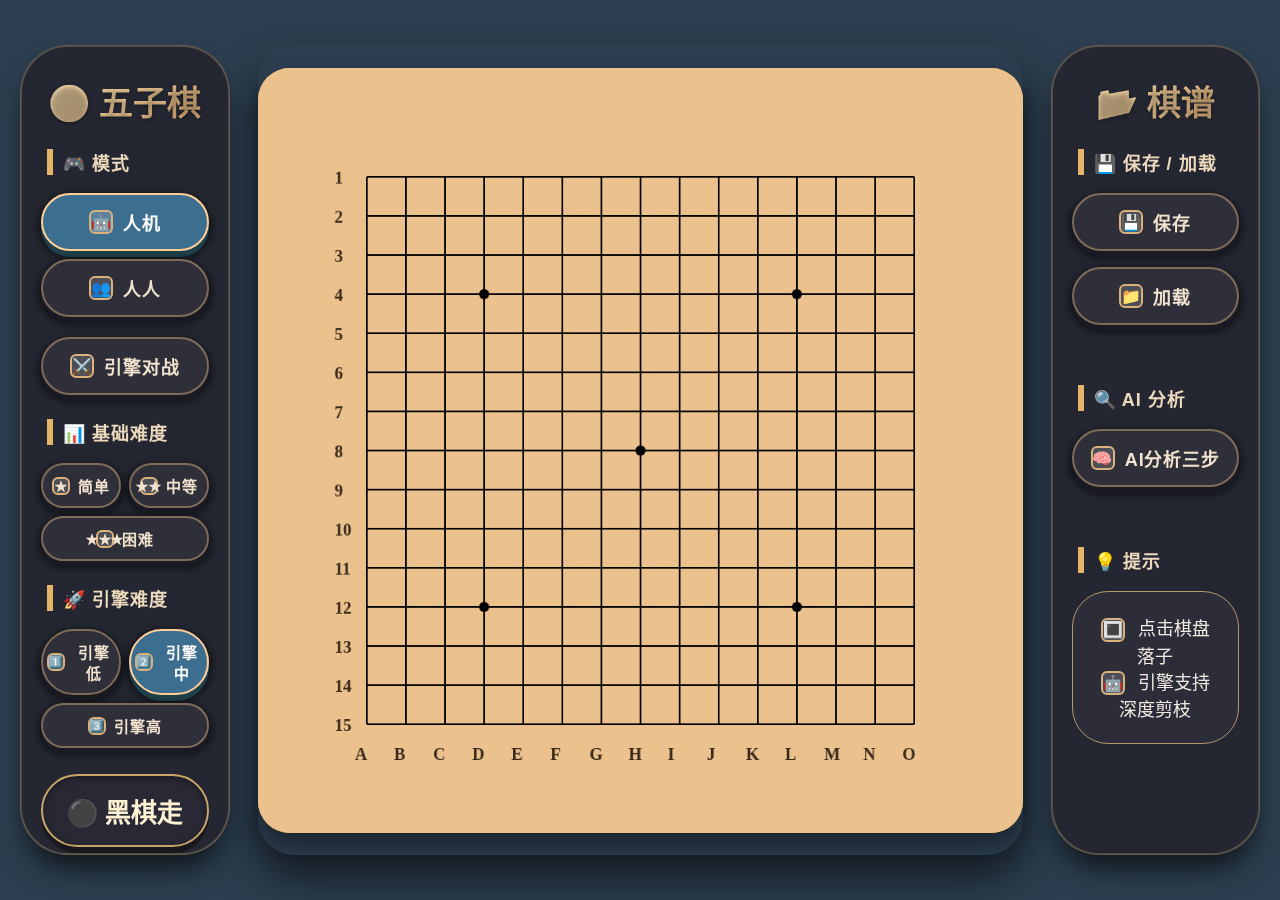
<file: 五子棋/index.html>
<!doctype html>
<html lang="zh-CN">
        <head>
                <meta charset="UTF-8" />
                <meta name="viewport" content="width=device-width, initial-scale=1.0" />
                <title>五子棋 · 引擎版</title>
                <style>
                        * {
                                box-sizing: border-box;
                                user-select: none;
                                margin: 0;
                                padding: 0;
                        }
 
                        body {
                                background: #2c3e4f;
                                display: flex;
                                justify-content: center;
                                align-items: center;
                                min-height: 100vh;
                                font-family: "Segoe UI", "Microsoft YaHei", "PingFang SC", "Helvetica Neue", sans-serif;
                                padding: 20px;
                        }
 
                        .game-layout {
                                display: flex;
                                align-items: stretch;
                                justify-content: center;
                                gap: 28px;
                                width: 100%;
                                max-width: 1800px;
                                margin: 0 auto;
                        }
 
                        .control-panel {
                                width: 280px;
                                background: rgba(35, 35, 45, 0.85);
                                backdrop-filter: blur(10px);
                                -webkit-backdrop-filter: blur(10px);
                                border-radius: 48px;
                                padding: 30px 20px;
                                color: #f0e9e0;
                                box-shadow:
                                        0 20px 30px -8px rgba(0, 0, 0, 0.7),
                                        0 0 0 1px rgba(255, 215, 140, 0.2) inset;
                                border: 1px solid rgba(255, 215, 150, 0.3);
                                display: flex;
                                flex-direction: column;
                                gap: 16px;
                                max-height: 90vh;
                                overflow-y: auto;
                                scrollbar-width: thin;
                                scrollbar-color: #c09a6b #3a2a2a;
                        }
 
                        .control-panel::-webkit-scrollbar {
                                width: 6px;
                        }
 
                        .control-panel::-webkit-scrollbar-thumb {
                                background: #c09a6b;
                                border-radius: 20px;
                        }
 
                        .board-wrapper {
                                background: transparent;
                                padding: 0;
                                border-radius: 36px;
                                box-shadow: 0 25px 40px rgba(0, 0, 0, 0.5);
                                display: flex;
                                align-items: center;
                                justify-content: center;
                                flex: 0 0 auto;
                        }
 
                        canvas#boardCanvas {
                                display: block;
                                width: min(85vh, 85vw);
                                height: min(85vh, 85vw);
                                background: #ebc28e;
                                border-radius: 32px;
                                cursor: pointer;
                                box-shadow:
                                        inset 0 0 0 2px #b87c3a,
                                        0 15px 25px rgba(0, 0, 0, 0.4);
                                transition: background-color 0.3s ease;
                        }
 
                        canvas#boardCanvas.victory-gray {
                                background: #b0b0b0 !important;
                        }
 
                        .panel-title {
                                font-size: 34px;
                                font-weight: 700;
                                text-align: center;
                                background: linear-gradient(135deg, #fde6b6, #dba870);
                                -webkit-background-clip: text;
                                -webkit-text-fill-color: transparent;
                                margin-bottom: 4px;
                                text-shadow: 0 2px 5px #00000050;
                        }
 
                        .group-title {
                                font-size: 18px;
                                font-weight: 600;
                                color: #eddabc;
                                margin: 4px 0 2px 6px;
                                letter-spacing: 1px;
                                border-left: 6px solid #e6b567;
                                padding-left: 10px;
                                text-transform: uppercase;
                        }
 
                        .button-row {
                                display: flex;
                                gap: 8px;
                                justify-content: center;
                                margin-bottom: 4px;
                                flex-wrap: wrap;
                        }
 
                        .btn {
                                background: #2f2f3a;
                                border: 2px solid #7e6b5a;
                                color: #f2e3cf;
                                font-size: 18px;
                                font-weight: 600;
                                padding: 14px 8px;
                                border-radius: 60px;
                                text-align: center;
                                cursor: pointer;
                                transition: all 0.15s ease;
                                box-shadow:
                                        0 6px 0 #1a1a22,
                                        0 4px 12px black;
                                flex: 1 1 0px;
                                min-width: 100px;
                                backdrop-filter: blur(4px);
                                letter-spacing: 0.8px;
                                display: flex;
                                align-items: center;
                                justify-content: center;
                                gap: 6px;
                        }
 
                        .btn.small {
                                font-size: 15px;
                                padding: 10px 4px;
                                min-width: 70px;
                        }
 
                        .btn.active {
                                background: #3c6e8f;
                                border-color: #ffcf9a;
                                box-shadow:
                                        0 6px 0 #1d404b,
                                        0 4px 12px black;
                                color: white;
                        }
 
                        .btn:hover {
                                background: #4a4a5a;
                                border-color: #dbb27c;
                                transform: translateY(-2px);
                                box-shadow:
                                        0 8px 0 #1a1a22,
                                        0 8px 16px black;
                        }
 
                        .btn:active {
                                transform: translateY(4px);
                                box-shadow: 0 2px 0 #1a1a22;
                        }
 
                        .btn-icon {
                                display: inline-flex;
                                align-items: center;
                                justify-content: center;
                                width: 24px;
                                height: 24px;
                                background: rgba(255, 255, 255, 0.15);
                                border: 2px solid #dbb27c;
                                border-radius: 6px;
                                font-size: 16px;
                                font-weight: bold;
                                color: #f2e3cf;
                                margin-right: 4px;
                        }
 
                        .btn.small .btn-icon {
                                width: 18px;
                                height: 18px;
                                font-size: 12px;
                                margin-right: 2px;
                        }
 
                        .status-area {
                                font-size: 26px;
                                font-weight: 700;
                                text-align: center;
                                background: #2b2b38cc;
                                border-radius: 60px;
                                padding: 16px 8px;
                                margin: 6px 0;
                                border: 2px solid #c9a468;
                                box-shadow:
                                        inset 0 2px 6px #00000060,
                                        0 6px 0 #18181e;
                                color: #fff2d4;
                                backdrop-filter: blur(4px);
                        }
 
                        .review-indicator {
                                background: #b06e30;
                                color: #ffefc0;
                                font-weight: bold;
                                text-align: center;
                                padding: 18px 8px;
                                border-radius: 60px;
                                font-size: 24px;
                                border: 2px solid #ffcf8a;
                                box-shadow: 0 6px 0 #5f3e1f;
                        }
 
                        .victory-modal {
                                position: fixed;
                                top: 0;
                                left: 0;
                                width: 100%;
                                height: 100%;
                                background: rgba(0, 0, 0, 0.85);
                                display: flex;
                                justify-content: center;
                                align-items: center;
                                z-index: 9999;
                                backdrop-filter: blur(8px);
                                -webkit-backdrop-filter: blur(8px);
                        }
 
                        .modal-content {
                                background: linear-gradient(135deg, #433b32, #2a2620);
                                border-radius: 40px;
                                padding: 60px 40px;
                                text-align: center;
                                border: 4px solid #e6b567;
                                box-shadow: 0 0 50px rgba(255, 207, 154, 0.6);
                                min-width: 400px;
                                max-width: 600px;
                        }
 
                        .modal-title {
                                font-size: 48px;
                                font-weight: 800;
                                margin-bottom: 20px;
                                text-shadow: 0 4px 8px rgba(0, 0, 0, 0.5);
                        }
 
                        .win-text {
                                background: linear-gradient(135deg, #ffdf88, #ffb74d);
                                -webkit-background-clip: text;
                                -webkit-text-fill-color: transparent;
                        }
 
                        .lose-text {
                                background: linear-gradient(135deg, #ff8a80, #ef5350);
                                -webkit-background-clip: text;
                                -webkit-text-fill-color: transparent;
                        }
 
                        .modal-subtitle {
                                font-size: 28px;
                                color: #f2e3cf;
                                margin-bottom: 40px;
                        }
 
                        .modal-btn {
                                background: #2f2f3a;
                                border: 3px solid #e6b567;
                                color: #f2e3cf;
                                font-size: 22px;
                                font-weight: 700;
                                padding: 18px 40px;
                                border-radius: 60px;
                                cursor: pointer;
                                transition: all 0.2s ease;
                                box-shadow:
                                        0 8px 0 #1a1a22,
                                        0 6px 20px black;
                        }
 
                        .modal-btn-row {
                                display: flex;
                                gap: 16px;
                                justify-content: center;
                        }
 
                        .modal-btn:hover {
                                background: #4a4a5a;
                                border-color: #ffcf9a;
                                transform: translateY(-4px);
                                box-shadow:
                                        0 12px 0 #1a1a22,
                                        0 8px 25px black;
                        }
 
                        .modal-btn:active {
                                transform: translateY(4px);
                                box-shadow: 0 4px 0 #1a1a22;
                        }
 
                        @media (max-width: 1200px) {
                                .game-layout {
                                        flex-wrap: wrap;
                                }
 
                                .control-panel {
                                        width: 320px;
                                        max-height: none;
                                }
 
                                .modal-content {
                                        min-width: 80%;
                                        padding: 40px 20px;
                                }
 
                                .modal-title {
                                        font-size: 36px;
                                }
 
                                .modal-subtitle {
                                        font-size: 22px;
                                }
                        }
                </style>
        </head>
 
        <body>
                <div class="game-layout">
                        <div class="control-panel left-panel" id="leftPanel"></div>
 
                        <div class="board-wrapper">
                                <canvas id="boardCanvas" width="900" height="900"></canvas>
                        </div>
 
                        <div class="control-panel right-panel" id="rightPanel"></div>
                </div>
 
                <script>
                        (function () {
                                const BOARD_SIZE = 15;
                                const CELL_SIZE = 46;
                                const BOARD_LEFT = 128;
                                const BOARD_TOP = 128;
                                const PIECE_RADIUS = 20;
 
                                let BOARD_COLOR = [235, 194, 142];
                                let bodyBgColor = [44, 62, 79];
                                let victoryModalShown = false;
 
                                // 棋子状态常量
                                const EMPTY = 0;
                                const PLAYER_BLACK = 1;
                                const PLAYER_WHITE = 2;
 
                                // 游戏结果常量
                                const WINNER_NONE = 0;
                                const WINNER_BLACK = 1;
                                const WINNER_WHITE = 2;
                                const WINNER_DRAW = 3;
 
                                const DIRECTIONS = [
                                        [1, 0], // 水平
                                        [0, 1], // 垂直
                                        [1, 1], // 主对角线 (\)
                                        [1, -1], // 副对角线 (/)
                                ];
 
                                // 棋局核心状态和逻辑管理类
                                class Game {
                                        constructor() {
                                                // 游戏模式: 'pve' (人机), 'pvp' (人人), 'eve' (引擎对战)
                                                this.mode = "pve";
                                                // AI 难度设置
                                                this.difficulty = "引擎中";
                                                this.engine1Diff = "引擎中";
                                                this.engine2Diff = "引擎中";
 
                                                // 引擎对战控制状态
                                                this.engineAutoPlay = false; // 是否自动连续落子
                                                this.engineInterval = 1000; // 自动落子间隔(ms)
                                                this.engineForceNext = false; // 是否强制走下一步
 
                                                // 棋盘数据: EMPTY=空, PLAYER_BLACK=黑, PLAYER_WHITE=白
                                                this.board = Array(BOARD_SIZE)
                                                        .fill()
                                                        .map(() => Array(BOARD_SIZE).fill(EMPTY));
 
                                                // 当前回合: PLAYER_BLACK(黑) 或 PLAYER_WHITE(白)
                                                this.turn = PLAYER_BLACK;
                                                // 历史记录栈，用于悔棋和复盘: [row, col, player]
                                                this.history = [];
                                                // 胜者
                                                this.winner = WINNER_NONE;
 
                                                // 游戏进行状态
                                                this.aiThinking = false;
                                                this.aiAnalyzing = false;
                                                this.aiHints = null;
                                                this.showCoords = true;
                                                this.player1Color = [0, 0, 0];
                                                this.player2Color = [255, 255, 255];
                                                this.lastMove = null;
 
                                                // 复盘模式相关状态
                                                this.reviewMode = false;
                                                this.reviewStep = -1;
                                                this.reviewHistory = [];
                                                this.isUndoing = false;
                                        }
 
                                        // 重置游戏到初始状态
                                        reset() {
                                                this.board = Array(BOARD_SIZE)
                                                        .fill()
                                                        .map(() => Array(BOARD_SIZE).fill(EMPTY));
                                                this.history = [];
                                                this.lastMove = null;
                                                this.turn = PLAYER_BLACK;
                                                this.winner = WINNER_NONE;
                                                this.reviewMode = false;
                                                this.reviewStep = -1;
                                                this.reviewHistory = [];
                                                this.aiThinking = false;
                                                this.aiAnalyzing = false;
                                                this.aiHints = null;
                                                this.isUndoing = false;
                                                this.engineAutoPlay = false;
                                                this.engineForceNext = false;
                                                victoryModalShown = false;
                                                if (typeof stopAIAnalysis === "function") stopAIAnalysis();
                                        }
 
                                        placePiece(row, col) {
                                                if (this.isUndoing || row < 0 || row >= BOARD_SIZE || col < 0 || col >= BOARD_SIZE || this.board[row][col] !== EMPTY || this.winner !== WINNER_NONE || this.reviewMode) return false;
                                                if (typeof stopAIAnalysis === "function") stopAIAnalysis();
                                                this.board[row][col] = this.turn;
                                                this.history.push([row, col, this.turn]);
                                                this.lastMove = [row, col];
                                                if (this.checkWin(row, col)) {
                                                        this.winner = this.turn;
                                                        setTimeout(showVictoryModal, 300);
                                                } else if (this.checkDraw()) {
                                                        this.winner = WINNER_DRAW;
                                                        setTimeout(showVictoryModal, 300);
                                                }
                                                this.turn = this.turn === PLAYER_BLACK ? PLAYER_WHITE : PLAYER_BLACK;
                                                return true;
                                        }
 
                                        checkDraw() {
                                                for (let r = 0; r < BOARD_SIZE; r++) {
                                                        for (let c = 0; c < BOARD_SIZE; c++) {
                                                                if (this.board[r][c] === EMPTY) return false;
                                                        }
                                                }
                                                return true;
                                        }
 
                                        undo() {
                                                if (this.history.length === 0 || this.reviewMode || this.aiThinking) return false;
                                                if (typeof stopAIAnalysis === "function") stopAIAnalysis();
                                                this.isUndoing = true;
                                                try {
                                                        let undoCount = 0;
                                                        if (this.mode === "pve") {
                                                                if (this.history.length > 0) {
                                                                        let [row, col] = this.history.pop();
                                                                        this.board[row][col] = EMPTY;
                                                                        undoCount++;
                                                                }
                                                                if (this.history.length > 0) {
                                                                        let [row, col, player] = this.history.pop();
                                                                        this.board[row][col] = EMPTY;
                                                                        this.turn = player;
                                                                        undoCount++;
                                                                }
                                                        } else {
                                                                let [row, col, player] = this.history.pop();
                                                                this.board[row][col] = EMPTY;
                                                                this.turn = player;
                                                                undoCount++;
                                                        }
                                                        this.winner = WINNER_NONE;
                                                        victoryModalShown = false;
                                                        const modal = document.querySelector(".victory-modal");
                                                        if (modal) modal.remove();
                                                        this.lastMove = this.history.length > 0 ? this.history[this.history.length - 1] : null;
                                                        return undoCount > 0;
                                                } finally {
                                                        setTimeout(() => {
                                                                this.isUndoing = false;
                                                        }, 200);
                                                }
                                        }
 
                                        checkWin(row, col) {
                                                const player = this.board[row][col];
                                                for (let [dr, dc] of DIRECTIONS) {
                                                        let count = 1;
                                                        for (let i = 1; i < 5; i++) {
                                                                let nr = row + dr * i,
                                                                        nc = col + dc * i;
                                                                if (nr < 0 || nr >= BOARD_SIZE || nc < 0 || nc >= BOARD_SIZE || this.board[nr][nc] !== player) break;
                                                                count++;
                                                        }
                                                        for (let i = 1; i < 5; i++) {
                                                                let nr = row - dr * i,
                                                                        nc = col - dc * i;
                                                                if (nr < 0 || nr >= BOARD_SIZE || nc < 0 || nc >= BOARD_SIZE || this.board[nr][nc] !== player) break;
                                                                count++;
                                                        }
                                                        if (count >= 5) return true;
                                                }
                                                return false;
                                        }
 
                                        // ----- 其他系统功能 -----
                                        validateColor(color, fallback) {
                                                if (!Array.isArray(color) || color.length !== 3) return [...fallback];
                                                const sanitized = color.map((value) => (Number.isInteger(value) && value >= 0 && value <= 255 ? value : null));
                                                return sanitized.includes(null) ? [...fallback] : sanitized;
                                        }

                                        validateHistory(history) {
                                                if (!Array.isArray(history) || history.length > BOARD_SIZE * BOARD_SIZE) return null;
                                                const seen = new Set();
                                                const sanitized = [];
                                                let expectedPlayer = PLAYER_BLACK;
                                                for (const step of history) {
                                                        if (!Array.isArray(step) || step.length !== 3) return null;
                                                        const [row, col, player] = step;
                                                        if (!Number.isInteger(row) || !Number.isInteger(col) || !Number.isInteger(player)) return null;
                                                        if (row < 0 || row >= BOARD_SIZE || col < 0 || col >= BOARD_SIZE) return null;
                                                        if (player !== PLAYER_BLACK && player !== PLAYER_WHITE) return null;
                                                        if (player !== expectedPlayer) return null;
                                                        const key = `${row},${col}`;
                                                        if (seen.has(key)) return null;
                                                        seen.add(key);
                                                        sanitized.push([row, col, player]);
                                                        expectedPlayer = expectedPlayer === PLAYER_BLACK ? PLAYER_WHITE : PLAYER_BLACK;
                                                }
                                                return sanitized;
                                        }

                                        saveSgf() {
                                                return JSON.stringify(
                                                        { boardSize: BOARD_SIZE, player1Color: this.player1Color, player2Color: this.player2Color, history: this.history, mode: this.mode, difficulty: this.difficulty },
                                                        null,
                                                        2,
                                                );
                                        }
 
                                        loadSgf(jsonStr) {
                                                try {
                                                        if (typeof jsonStr !== "string" || jsonStr.length === 0 || jsonStr.length > 1024 * 1024) return false;
                                                        let data = JSON.parse(jsonStr);
                                                        if (!data || typeof data !== "object" || Array.isArray(data)) return false;
                                                        if (data.boardSize !== BOARD_SIZE) return false;

                                                        const safeHistory = this.validateHistory(data.history || []);
                                                        if (!safeHistory) return false;

                                                        const allowedModes = new Set(["pve", "pvp", "eve"]);
                                                        const allowedDifficulties = new Set(["简单", "普通", "困难", "引擎初", "引擎中", "引擎高"]);
                                                        const safeMode = allowedModes.has(data.mode) ? data.mode : "pve";
                                                        const safeDifficulty = allowedDifficulties.has(data.difficulty) ? data.difficulty : "引擎中";

                                                        this.reset();
                                                        this.player1Color = this.validateColor(data.player1Color, [0, 0, 0]);
                                                        this.player2Color = this.validateColor(data.player2Color, [255, 255, 255]);
                                                        this.reviewHistory = safeHistory;
                                                        this.mode = safeMode;
                                                        this.difficulty = safeDifficulty;
                                                        this.reviewMode = true;
                                                        this.reviewStep = -1;
                                                        this.board = Array(BOARD_SIZE)
                                                                .fill()
                                                                .map(() => Array(BOARD_SIZE).fill(EMPTY));
                                                        this.turn = PLAYER_BLACK;
                                                        this.winner = WINNER_NONE;
                                                        victoryModalShown = false;
                                                        return true;
                                                } catch (e) {
                                                        return false;
                                                }
                                        }
 
                                        reviewForward() {
                                                if (!this.reviewMode) return;
                                                if (this.reviewStep + 1 < this.reviewHistory.length) {
                                                        const nextStep = this.reviewHistory[this.reviewStep + 1];
                                                        if (!Array.isArray(nextStep) || nextStep.length !== 3) return;
                                                        let [row, col, player] = nextStep;
                                                        if (!Number.isInteger(row) || !Number.isInteger(col) || !Number.isInteger(player)) return;
                                                        if (row < 0 || row >= BOARD_SIZE || col < 0 || col >= BOARD_SIZE) return;
                                                        if (this.board[row][col] !== EMPTY) return;
                                                        this.reviewStep++;
                                                        this.board[row][col] = player;
                                                        this.lastMove = [row, col];
                                                        this.turn = player === PLAYER_BLACK ? PLAYER_WHITE : PLAYER_BLACK;
                                                        if (this.checkWin(row, col)) this.winner = player;
                                                }
                                        }
 
                                        reviewBackward() {
                                                if (!this.reviewMode || this.reviewStep < 0) return;
                                                const currentStep = this.reviewHistory[this.reviewStep];
                                                if (!Array.isArray(currentStep) || currentStep.length !== 3) return;
                                                let [row, col] = currentStep;
                                                if (!Number.isInteger(row) || !Number.isInteger(col)) return;
                                                if (row < 0 || row >= BOARD_SIZE || col < 0 || col >= BOARD_SIZE) return;
                                                this.board[row][col] = EMPTY;
                                                this.reviewStep--;
                                                if (this.reviewStep >= 0) {
                                                        const prevStep = this.reviewHistory[this.reviewStep];
                                                        if (!Array.isArray(prevStep) || prevStep.length !== 3) return;
                                                        let [, , lastPlayer] = prevStep;
                                                        this.turn = lastPlayer === PLAYER_BLACK ? PLAYER_WHITE : PLAYER_BLACK;
                                                        this.lastMove = [prevStep[0], prevStep[1]];
                                                        this.winner = WINNER_NONE;
                                                } else {
                                                        this.turn = PLAYER_BLACK;
                                                        this.winner = WINNER_NONE;
                                                        this.lastMove = null;
                                                }
                                                victoryModalShown = false;
                                        }
 
                                        exitReview() {
                                                this.reviewMode = false;
                                                this.reviewStep = -1;
                                                this.reviewHistory = [];
                                                this.reset();
                                        }
                                }
 
                                const game = new Game();
                                const canvas = document.getElementById("boardCanvas");
                                const ctx = canvas.getContext("2d");
 
                                function showVictoryModal() {
                                        if (victoryModalShown) return;
                                        victoryModalShown = true;
                                        const modal = document.createElement("div");
                                        modal.className = "victory-modal";
 
                                        let isPlayerWin = false;
                                        let titleText = "";
                                        let subText = "";
 
                                        if (game.winner === WINNER_DRAW) {
                                                titleText = "平局！";
                                                subText = "棋盘已满，未分胜负 &#129309;";
                                        } else if (game.mode === "pve") {
                                                if (game.winner === PLAYER_BLACK) {
                                                        isPlayerWin = true;
                                                        titleText = "恭喜！";
                                                        subText = "你赢了 太牛逼了 &#127881;";
                                                } else {
                                                        isPlayerWin = false;
                                                        titleText = "很遗憾！";
                                                        subText = "你输了 小瘪三 &#128557;";
                                                }
                                        } else {
                                                if (game.winner === PLAYER_BLACK) {
                                                        titleText = "黑棋胜利！";
                                                        subText = "恭喜黑棋获胜 &#127881;";
                                                } else {
                                                        titleText = "白棋胜利！";
                                                        subText = "恭喜白棋获胜 &#127881;";
                                                }
                                        }
 
                                        modal.innerHTML = `<div class="modal-content"><div class="modal-title ${game.winner === WINNER_DRAW ? "" : isPlayerWin ? "win-text" : "lose-text"}" ${game.winner === WINNER_DRAW ? 'style="color: #f2e3cf;"' : ""}>${titleText}</div><div class="modal-subtitle">${subText}</div><div class="modal-btn-row"><button class="modal-btn" id="modalConfirmBtn">确定</button><button class="modal-btn" id="modalRestartBtn">再来一局</button></div></div>`;
                                        document.body.appendChild(modal);
                                        document.getElementById("modalConfirmBtn").addEventListener("click", () => {
                                                modal.remove();
                                        });
                                        document.getElementById("modalRestartBtn").addEventListener("click", () => {
                                                game.reset();
                                                drawBoard();
                                                renderPanels();
                                                modal.remove();
                                        });
                                }
 
                                function drawBoard() {
                                        ctx.clearRect(0, 0, 900, 900);
                                        let boardBgColor = game.winner !== WINNER_NONE ? "#b0b0b0" : `rgb(${BOARD_COLOR[0]},${BOARD_COLOR[1]},${BOARD_COLOR[2]})`;
                                        ctx.fillStyle = boardBgColor;
                                        ctx.fillRect(0, 0, 900, 900);
 
                                        ctx.strokeStyle = "#000";
                                        ctx.lineWidth = 2;
                                        for (let i = 0; i < BOARD_SIZE; i++) {
                                                ctx.beginPath();
                                                ctx.moveTo(BOARD_LEFT, BOARD_TOP + i * CELL_SIZE);
                                                ctx.lineTo(BOARD_LEFT + (BOARD_SIZE - 1) * CELL_SIZE, BOARD_TOP + i * CELL_SIZE);
                                                ctx.stroke();
                                                ctx.beginPath();
                                                ctx.moveTo(BOARD_LEFT + i * CELL_SIZE, BOARD_TOP);
                                                ctx.lineTo(BOARD_LEFT + i * CELL_SIZE, BOARD_TOP + (BOARD_SIZE - 1) * CELL_SIZE);
                                                ctx.stroke();
                                        }
 
                                        const stars = [
                                                [Math.floor(BOARD_SIZE / 2), Math.floor(BOARD_SIZE / 2)], // 天元
                                                [3, 3],
                                                [BOARD_SIZE - 4, 3],
                                                [3, BOARD_SIZE - 4],
                                                [BOARD_SIZE - 4, BOARD_SIZE - 4],
                                        ];
 
                                        ctx.fillStyle = "#000";
                                        for (let [r, c] of stars) {
                                                let x = BOARD_LEFT + c * CELL_SIZE,
                                                        y = BOARD_TOP + r * CELL_SIZE;
                                                ctx.beginPath();
                                                ctx.arc(x, y, 6, 0, 2 * Math.PI);
                                                ctx.fill();
                                        }
 
                                        for (let r = 0; r < BOARD_SIZE; r++)
                                                for (let c = 0; c < BOARD_SIZE; c++) {
                                                        if (game.board[r][c] === EMPTY) continue;
                                                        let x = BOARD_LEFT + c * CELL_SIZE,
                                                                y = BOARD_TOP + r * CELL_SIZE;
                                                        let color = game.board[r][c] === PLAYER_BLACK ? game.player1Color : game.player2Color;
                                                        ctx.beginPath();
                                                        ctx.arc(x, y, PIECE_RADIUS, 0, 2 * Math.PI);
                                                        ctx.fillStyle = `rgb(${color[0]},${color[1]},${color[2]})`;
                                                        ctx.fill();
                                                        ctx.strokeStyle = "#444";
                                                        ctx.lineWidth = 2;
                                                        ctx.stroke();
                                                        let seqIdx = game.reviewMode ? game.reviewHistory.findIndex((h) => h[0] === r && h[1] === c) : game.history.findIndex((h) => h[0] === r && h[1] === c);
                                                        if (seqIdx !== -1) {
                                                                let seqNum = seqIdx + 1;
                                                                ctx.font = `bold ${PIECE_RADIUS * 0.9}px "Segoe UI", "Microsoft YaHei"`;
                                                                ctx.textAlign = "center";
                                                                ctx.textBaseline = "middle";
                                                                let textColor = color[0] + color[1] + color[2] < 384 ? "#fff" : "#222";
                                                                ctx.fillStyle = textColor;
                                                                ctx.fillText(seqNum, x, y + 1);
                                                                ctx.textAlign = "start";
                                                                ctx.textBaseline = "alphabetic";
                                                        }
                                                }
 
                                        if (game.showCoords) {
                                                ctx.font = 'bold 20px "Segoe UI", "Microsoft YaHei"';
                                                ctx.fillStyle = "#3a2a1a";
                                                for (let i = 0; i < BOARD_SIZE; i++) {
                                                        ctx.fillText(i + 1, BOARD_LEFT - 38, BOARD_TOP + i * CELL_SIZE + 8);
                                                        ctx.fillText(String.fromCharCode(65 + i), BOARD_LEFT + i * CELL_SIZE - 14, BOARD_TOP + (BOARD_SIZE - 1) * CELL_SIZE + 42);
                                                }
                                        }
 
                                        if (game.aiHints) {
                                                ctx.font = 'bold 22px "Segoe UI", "Microsoft YaHei"';
                                                ctx.textAlign = "center";
                                                ctx.textBaseline = "middle";
                                                for (let hint of game.aiHints) {
                                                        let x = BOARD_LEFT + hint.c * CELL_SIZE;
                                                        let y = BOARD_TOP + hint.r * CELL_SIZE;
 
                                                        ctx.fillStyle = "rgba(220, 50, 50, 0.85)";
                                                        ctx.beginPath();
                                                        ctx.arc(x, y, PIECE_RADIUS * 0.8, 0, 2 * Math.PI);
                                                        ctx.fill();
 
                                                        ctx.strokeStyle = "#fff";
                                                        ctx.lineWidth = 2;
                                                        ctx.stroke();
 
                                                        ctx.fillStyle = "#fff";
                                                        ctx.fillText(hint.label, x, y + 2);
                                                }
                                                ctx.textAlign = "start";
                                                ctx.textBaseline = "alphabetic";
                                        }
 
                                        if (game.lastMove) {
                                                let [lr, lc] = game.lastMove;
                                                let lx = BOARD_LEFT + lc * CELL_SIZE,
                                                        ly = BOARD_TOP + lr * CELL_SIZE;
                                                ctx.strokeStyle = "#ff4444";
                                                ctx.lineWidth = 3;
                                                ctx.beginPath();
                                                ctx.arc(lx, ly, PIECE_RADIUS + 5, 0, 2 * Math.PI);
                                                ctx.stroke();
                                        }
                                }
 
                                // ----- 左侧面板：控制与设置 -----
                                function renderLeftPanel(leftDiv) {
                                        if (game.reviewMode) {
                                                leftDiv.innerHTML = `
                                                        <div class="panel-title">&#9881;&#65039; 复盘</div>
                                                        <div class="review-indicator">&#128204; 复盘进行中</div>
                                                        <div class="group-title">&#9198;&#65039; 导航</div>
                                                        <div class="button-row">
                                                                <div class="btn" id="reviewPrev"><span class="btn-icon">&#9664;</span> 上一步</div>
                                                                <div class="btn" id="reviewNext">下一步 <span class="btn-icon">&#9654;</span></div>
                                                        </div>
                                                        <div class="button-row">
                                                                <div class="btn" id="reviewExit" style="width:100%;">
                                                                        <span class="btn-icon">&#9167;&#65039;</span> 退出复盘
                                                                </div>
                                                        </div>`;
                                                return;
                                        }
 
                                        let engineSettingsHtml = "";
                                        if (game.mode === "eve") {
                                                engineSettingsHtml = `
                                                        <div class="group-title">&#9876;&#65039; 引擎设置</div>
                                                        <div class="button-row" style="flex-direction:column; align-items:center; gap: 8px; margin-bottom: 8px;">
                                                                <div style="width: 100%; display: flex; justify-content: space-between; align-items: center; padding: 0 10px;">
                                                                        <span style="color:#f2e3cf; font-size:16px;">引擎1 (黑):</span>
                                                                        <select id="engine1Select" style="background:#2f2f3a; color:#f2e3cf; border:1px solid #7e6b5a; padding:6px; border-radius:8px; font-size:14px; width: 120px; outline: none;">
                                                                                <option value="简单" ${game.engine1Diff === "简单" ? "selected" : ""}>简单</option>
                                                                                <option value="中等" ${game.engine1Diff === "中等" ? "selected" : ""}>中等</option>
                                                                                <option value="困难" ${game.engine1Diff === "困难" ? "selected" : ""}>困难</option>
                                                                                <option value="引擎低" ${game.engine1Diff === "引擎低" ? "selected" : ""}>引擎低</option>
                                                                                <option value="引擎中" ${game.engine1Diff === "引擎中" ? "selected" : ""}>引擎中</option>
                                                                                <option value="引擎高" ${game.engine1Diff === "引擎高" ? "selected" : ""}>引擎高</option>
                                                                        </select>
                                                                </div>
                                                                <div style="width: 100%; display: flex; justify-content: space-between; align-items: center; padding: 0 10px;">
                                                                        <span style="color:#f2e3cf; font-size:16px;">引擎2 (白):</span>
                                                                        <select id="engine2Select" style="background:#2f2f3a; color:#f2e3cf; border:1px solid #7e6b5a; padding:6px; border-radius:8px; font-size:14px; width: 120px; outline: none;">
                                                                                <option value="简单" ${game.engine2Diff === "简单" ? "selected" : ""}>简单</option>
                                                                                <option value="中等" ${game.engine2Diff === "中等" ? "selected" : ""}>中等</option>
                                                                                <option value="困难" ${game.engine2Diff === "困难" ? "selected" : ""}>困难</option>
                                                                                <option value="引擎低" ${game.engine2Diff === "引擎低" ? "selected" : ""}>引擎低</option>
                                                                                <option value="引擎中" ${game.engine2Diff === "引擎中" ? "selected" : ""}>引擎中</option>
                                                                                <option value="引擎高" ${game.engine2Diff === "引擎高" ? "selected" : ""}>引擎高</option>
                                                                        </select>
                                                                </div>
                                                                <div style="width: 100%; display: flex; justify-content: space-between; align-items: center; padding: 0 10px; margin-top: 4px;">
                                                                        <span style="color:#f2e3cf; font-size:16px;">落子间隔:</span>
                                                                        <select id="engineIntervalSelect" style="background:#2f2f3a; color:#f2e3cf; border:1px solid #7e6b5a; padding:6px; border-radius:8px; font-size:14px; width: 120px; outline: none;">
                                                                                <option value="0" ${game.engineInterval === 0 ? "selected" : ""}>无延迟</option>
                                                                                <option value="500" ${game.engineInterval === 500 ? "selected" : ""}>0.5秒</option>
                                                                                <option value="1000" ${game.engineInterval === 1000 ? "selected" : ""}>1秒</option>
                                                                                <option value="2000" ${game.engineInterval === 2000 ? "selected" : ""}>2秒</option>
                                                                                <option value="5000" ${game.engineInterval === 5000 ? "selected" : ""}>5秒</option>
                                                                        </select>
                                                                </div>
                                                        </div>
                                                        <div class="button-row">
                                                                <div class="btn small ${game.engineAutoPlay ? "active" : ""}" id="engineToggleBtn" style="flex:1;">
                                                                        <span class="btn-icon">${game.engineAutoPlay ? "&#9208;&#65039;" : "&#9654;&#65039;"}</span>
                                                                        ${game.engineAutoPlay ? "暂停对战" : "自动对战"}
                                                                </div>
                                                                <div class="btn small" id="engineNextBtn" style="flex:1;" ${game.engineAutoPlay ? 'style="opacity:0.5; cursor:not-allowed;"' : ""}>
                                                                        <span class="btn-icon">&#9197;&#65039;</span> 下一步
                                                                </div>
                                                        </div>`;
                                        } else {
                                                engineSettingsHtml = `
                                                        <div class="group-title">&#128202; 基础难度</div>
                                                        <div class="button-row">
                                                                <div class="btn small ${game.difficulty === "简单" ? "active" : ""}" id="diff0"><span class="btn-icon">★</span> 简单</div>
                                                                <div class="btn small ${game.difficulty === "中等" ? "active" : ""}" id="diff1"><span class="btn-icon">★★</span> 中等</div>
                                                                <div class="btn small ${game.difficulty === "困难" ? "active" : ""}" id="diff2"><span class="btn-icon">★★★</span> 困难</div>
                                                        </div>
                                                        <div class="group-title">&#128640; 引擎难度</div>
                                                        <div class="button-row">
                                                                <div class="btn small ${game.difficulty === "引擎低" ? "active" : ""}" id="diff3"><span class="btn-icon">1&#65039;&#8419;</span> 引擎低</div>
                                                                <div class="btn small ${game.difficulty === "引擎中" ? "active" : ""}" id="diff4"><span class="btn-icon">2&#65039;&#8419;</span> 引擎中</div>
                                                                <div class="btn small ${game.difficulty === "引擎高" ? "active" : ""}" id="diff5"><span class="btn-icon">3&#65039;&#8419;</span> 引擎高</div>
                                                        </div>`;
                                        }
 
                                        let statusText =
                                                game.winner !== WINNER_NONE ? (game.winner === WINNER_DRAW ? "&#129309; 平局" : game.winner === PLAYER_BLACK ? "&#9899; 黑胜" : "&#9898; 白胜") : game.turn === PLAYER_BLACK ? "&#9899; 黑棋走" : "&#9898; 白棋走";
 
                                        if (game.aiThinking) {
                                                statusText = "&#129300; AI 思考中...";
                                        } else if (game.aiAnalyzing) {
                                                statusText = "&#128269; AI 分析中...";
                                        }
 
                                        leftDiv.innerHTML = `
                                                <div class="panel-title">&#9899; 五子棋</div>
                                                <div class="group-title">&#127918; 模式</div>
                                                <div class="button-row">
                                                        <div class="btn ${game.mode === "pve" ? "active" : ""}" id="modePve"><span class="btn-icon">&#129302;</span> 人机</div>
                                                        <div class="btn ${game.mode === "pvp" ? "active" : ""}" id="modePvp"><span class="btn-icon">&#128101;</span> 人人</div>
                                                </div>
                                                <div class="button-row">
                                                        <div class="btn ${game.mode === "eve" ? "active" : ""}" id="modeEve" style="width:100%;">
                                                                <span class="btn-icon">&#9876;&#65039;</span> 引擎对战
                                                        </div>
                                                </div>
 
                                                ${engineSettingsHtml}
 
                                                <div class="status-area">${statusText}</div>
 
                                                <div class="group-title">&#128377;&#65039; 控制</div>
                                                <div class="button-row">
                                                        <div class="btn small" id="resetBtn"><span class="btn-icon">&#128260;</span> 重开</div>
                                                        <div class="btn small" id="undoBtn"><span class="btn-icon">&#8617;&#65039;</span> 悔棋</div>
                                                        <div class="btn small" id="toggleCoords"><span class="btn-icon">&#128506;&#65039;</span> 坐标</div>
                                                </div>
                                        `;
                                }
 
                                // ----- 右侧面板：棋谱与提示 -----
                                function renderRightPanel(rightDiv) {
                                        if (game.reviewMode) {
                                                rightDiv.innerHTML = `
                                                        <div class="panel-title">&#128193; 棋谱信息</div>
                                                        <div style="font-size:22px; padding:20px; text-align:center;">步数: ${game.reviewHistory.length}</div>
                                                        <div class="group-title">&#128200; AI 分析</div>
                                                        <div class="button-row">
                                                                <div class="btn ${game.aiAnalyzing ? "active" : ""}" id="reviewAIBtn" style="width:100%;">
                                                                        <span class="btn-icon">${game.aiAnalyzing ? "&#8987;" : "&#128200;"}</span>
                                                                        ${game.aiAnalyzing ? "分析中..." : "AI 分析"}
                                                                </div>
                                                        </div>
                                                        <div class="button-row">
                                                                <div class="btn" id="reviewAIClearBtn" style="width:100%;">
                                                                        <span class="btn-icon">&#10060;</span> 清除分析
                                                                </div>
                                                        </div>
                                                        <div style="font-size:14px; color:#aabbcc; text-align:center; margin-top:8px;">
                                                                提示：AI分析当前盘面，给出最佳建议
                                                        </div>`;
                                                return;
                                        }
 
                                        rightDiv.innerHTML = `
                                                <div class="panel-title">&#128194; 棋谱</div>
                                                <div class="group-title">&#128190; 保存 / 加载</div>
                                                <div class="button-row" style="gap: 16px;">
                                                        <div class="btn" id="saveBtn"><span class="btn-icon">&#128190;</span> 保存</div>
                                                        <div class="btn" id="loadBtn"><span class="btn-icon">&#128193;</span> 加载</div>
                                                </div>
                                                <div style="margin-top: 20px;"></div>
                                                <div class="group-title">&#128269; AI 分析</div>
                                                <div class="button-row">
                                                        <div class="btn" id="analyzeBtn" style="width:100%;"><span class="btn-icon">&#129504;</span> AI分析三步</div>
                                                </div>
                                                <div style="margin-top: 20px;"></div>
                                                <div class="group-title">&#128161; 提示</div>
                                                <div style="background:#2d2d3a; border-radius: 36px; padding: 22px; font-size: 18px; text-align: center; border:1px solid #b5976b;">
                                                        <span class="btn-icon" style="margin-right: 8px;">&#128307;</span> 点击棋盘落子<br>
                                                        <span class="btn-icon" style="margin-right: 8px;">&#129302;</span> 引擎支持深度剪枝
                                                </div>
                                        `;
                                }
 
                                function renderPanels() {
                                        const leftDiv = document.getElementById("leftPanel");
                                        const rightDiv = document.getElementById("rightPanel");
 
                                        renderLeftPanel(leftDiv);
                                        renderRightPanel(rightDiv);
 
                                        // 绑定复盘事件
                                        if (game.reviewMode) {
                                                document.getElementById("reviewPrev")?.addEventListener("click", () => {
                                                        if (typeof stopAIAnalysis === "function") stopAIAnalysis();
                                                        game.reviewBackward();
                                                        drawBoard();
                                                        renderPanels();
                                                });
                                                document.getElementById("reviewNext")?.addEventListener("click", () => {
                                                        if (typeof stopAIAnalysis === "function") stopAIAnalysis();
                                                        game.reviewForward();
                                                        drawBoard();
                                                        renderPanels();
                                                });
                                                document.getElementById("reviewExit")?.addEventListener("click", () => {
                                                        if (typeof stopAIAnalysis === "function") stopAIAnalysis();
                                                        game.exitReview();
                                                        drawBoard();
                                                        renderPanels();
                                                });
                                                document.getElementById("reviewAIBtn")?.addEventListener("click", () => {
                                                        if (game.aiAnalyzing) return;
                                                        if (typeof stopAIAnalysis === "function") stopAIAnalysis();
                                                        const worker = getAIWorker();
                                                        game.aiAnalyzing = true;
                                                        renderPanels();
                                                        let analyzeColor = PLAYER_BLACK;
                                                        if (game.reviewStep >= 0 && game.reviewHistory.length > 0) {
                                                                let lastPlayer = game.reviewHistory[game.reviewStep][2];
                                                                analyzeColor = lastPlayer === PLAYER_BLACK ? PLAYER_WHITE : PLAYER_BLACK;
                                                        }
                                                        worker.postMessage({
                                                                type: "analyze",
                                                                board: JSON.parse(JSON.stringify(game.board)),
                                                                color: analyzeColor,
                                                                depth: 7,
                                                                width: 14,
                                                        });
                                                });
                                                document.getElementById("reviewAIClearBtn")?.addEventListener("click", () => {
                                                        if (typeof stopAIAnalysis === "function") stopAIAnalysis();
                                                        game.aiHints = null;
                                                        drawBoard();
                                                        renderPanels();
                                                });
                                                return;
                                        }
 
                                        // 绑定模式切换事件
                                        document.getElementById("modePve")?.addEventListener("click", () => {
                                                if (game.mode !== "pve") {
                                                        game.mode = "pve";
                                                        game.reset();
                                                        drawBoard();
                                                        renderPanels();
                                                }
                                        });
                                        document.getElementById("modePvp")?.addEventListener("click", () => {
                                                if (game.mode !== "pvp") {
                                                        game.mode = "pvp";
                                                        game.reset();
                                                        drawBoard();
                                                        renderPanels();
                                                }
                                        });
                                        document.getElementById("modeEve")?.addEventListener("click", () => {
                                                if (game.mode !== "eve") {
                                                        game.mode = "eve";
                                                        game.reset();
                                                        drawBoard();
                                                        renderPanels();
                                                }
                                        });
 
                                        // 绑定引擎对战设置事件
                                        document.getElementById("engine1Select")?.addEventListener("change", (e) => {
                                                game.engine1Diff = e.target.value;
                                                renderPanels();
                                        });
                                        document.getElementById("engine2Select")?.addEventListener("change", (e) => {
                                                game.engine2Diff = e.target.value;
                                                renderPanels();
                                        });
                                        document.getElementById("engineIntervalSelect")?.addEventListener("change", (e) => {
                                                game.engineInterval = parseInt(e.target.value);
                                                renderPanels();
                                        });
                                        document.getElementById("engineToggleBtn")?.addEventListener("click", () => {
                                                game.engineAutoPlay = !game.engineAutoPlay;
                                                renderPanels();
                                        });
                                        document.getElementById("engineNextBtn")?.addEventListener("click", () => {
                                                if (!game.engineAutoPlay && !game.aiThinking) {
                                                        game.engineForceNext = true;
                                                }
                                        });
 
                                        // 绑定基础/引擎难度设置事件
                                        const diffNames = ["简单", "中等", "困难", "引擎低", "引擎中", "引擎高"];
                                        for (let i = 0; i < 6; i++) {
                                                document.getElementById(`diff${i}`)?.addEventListener("click", () => {
                                                        game.difficulty = diffNames[i];
                                                        renderPanels();
                                                });
                                        }
 
                                        // 绑定控制按钮事件
                                        document.getElementById("resetBtn")?.addEventListener("click", () => {
                                                game.reset();
                                                const modal = document.querySelector(".victory-modal");
                                                if (modal) modal.remove();
                                                drawBoard();
                                                renderPanels();
                                        });
                                        document.getElementById("undoBtn")?.addEventListener("click", () => {
                                                if (game.undo()) {
                                                        drawBoard();
                                                        renderPanels();
                                                } else {
                                                        alert("无法悔棋！（无历史记录/复盘模式/AI思考中）");
                                                }
                                        });
                                        document.getElementById("toggleCoords")?.addEventListener("click", () => {
                                                game.showCoords = !game.showCoords;
                                                drawBoard();
                                                renderPanels();
                                        });
 
                                        // 绑定棋谱相关事件
                                        document.getElementById("saveBtn")?.addEventListener("click", () => {
                                                if (game.history.length) {
                                                        const json = game.saveSgf();
                                                        const blob = new Blob([json], { type: "application/json;charset=utf-8" });
                                                        const a = document.createElement("a");
                                                        const url = URL.createObjectURL(blob);
                                                        a.href = url;
                                                        a.download = "gobang.json";
                                                        a.click();
                                                        setTimeout(() => URL.revokeObjectURL(url), 0);
                                                } else {
                                                        alert("无棋谱");
                                                }
                                        });
                                        document.getElementById("loadBtn")?.addEventListener("click", () => {
                                                const input = document.createElement("input");
                                                input.type = "file";
                                                input.accept = ".json";
                                                input.onchange = (e) => {
                                                        const file = e.target.files?.[0];
                                                        if (!file) return;
                                                        if (file.size > 1024 * 1024) {
                                                                alert("文件过大，最大支持 1MB");
                                                                return;
                                                        }
                                                        const reader = new FileReader();
                                                        reader.onerror = () => {
                                                                alert("读取文件失败");
                                                        };
                                                        reader.onload = (ev) => {
                                                                const content = typeof ev.target?.result === "string" ? ev.target.result : "";
                                                                if (game.loadSgf(content)) {
                                                                        drawBoard();
                                                                        renderPanels();
                                                                } else {
                                                                        alert("加载失败：棋谱格式非法或内容异常");
                                                                }
                                                        };
                                                        reader.readAsText(file, "utf-8");
                                                };
                                                input.click();
                                        });
                                        document.getElementById("analyzeBtn")?.addEventListener("click", () => {
                                                if (typeof startAIAnalysis === "function") startAIAnalysis();
                                        });
                                }
 
                                canvas.addEventListener("click", (e) => {
                                        if (game.isUndoing || game.aiThinking) return;
                                        const rect = canvas.getBoundingClientRect();
                                        const scale = canvas.width / rect.width;
                                        const mouseX = (e.clientX - rect.left) * scale;
                                        const mouseY = (e.clientY - rect.top) * scale;
                                        if (mouseX >= BOARD_LEFT && mouseX <= BOARD_LEFT + (BOARD_SIZE - 1) * CELL_SIZE && mouseY >= BOARD_TOP && mouseY <= BOARD_TOP + (BOARD_SIZE - 1) * CELL_SIZE) {
                                                let col = Math.round((mouseX - BOARD_LEFT) / CELL_SIZE);
                                                let row = Math.round((mouseY - BOARD_TOP) / CELL_SIZE);
                                                row = Math.max(0, Math.min(BOARD_SIZE - 1, row));
                                                col = Math.max(0, Math.min(BOARD_SIZE - 1, col));
                                                if (!game.reviewMode) {
                                                        let isPlaced = false;
                                                        if (game.mode === "pve" && game.turn === PLAYER_BLACK && game.winner === WINNER_NONE) isPlaced = game.placePiece(row, col);
                                                        else if (game.mode === "pvp" && game.winner === WINNER_NONE) isPlaced = game.placePiece(row, col);
                                                        if (isPlaced) {
                                                                drawBoard();
                                                                renderPanels();
                                                        }
                                                }
                                        }
                                });
 
                                window.addEventListener("beforeunload", () => {
                                        if (aiWorker) {
                                                aiWorker.terminate();
                                                aiWorker = null;
                                        }
                                        if (aiWorkerUrl) {
                                                URL.revokeObjectURL(aiWorkerUrl);
                                                aiWorkerUrl = null;
                                        }
                                });

                                function loop() {
                                        drawBoard();
                                        aiTurn();
                                        requestAnimationFrame(loop);
                                }
 
                                const aiWorkerScript = `
                                        const BOARD_SIZE = 15;
                                        const EMPTY = 0;
                                        const PLAYER_BLACK = 1;
                                        const PLAYER_WHITE = 2;
                                        const DIRECTIONS = [
                                                [1, 0],
                                                [0, 1],
                                                [1, 1],
                                                [1, -1]
                                        ];
 
                                        class AI {
                                                constructor(board) {
                                                        this.board = board;
                                                        this.killerMoves = {};
                                                        this.historyTable = {};
                                                        this.transpositionTable = new Map();
                                                        this.zobristTable = this.initZobristTable();
                                                        this.zobristCurrent = 0;
                                                        this.moveCache = new Map();
                                                }
 
                                                initZobristTable() {
                                                        const table = [];
                                                        for (let r = 0; r < BOARD_SIZE; r++) {
                                                                table[r] = [];
                                                                for (let c = 0; c < BOARD_SIZE; c++) {
                                                                        table[r][c] = [0, 0];
                                                                        for (let p = 0; p < 2; p++) {
                                                                                let val = 0;
                                                                                for (let i = 0; i < 64; i++) {
                                                                                        val = (val * 1103515245 + 12345) ^ (Math.random() * 4294967296);
                                                                                }
                                                                                table[r][c][p] = val >>> 0;
                                                                        }
                                                                }
                                                        }
                                                        return table;
                                                }
 
                                                computeZobristHash() {
                                                        let hash = 0;
                                                        for (let r = 0; r < BOARD_SIZE; r++) {
                                                                for (let c = 0; c < BOARD_SIZE; c++) {
                                                                        if (this.board[r][c] !== EMPTY) {
                                                                                const p = this.board[r][c] - 1;
                                                                                hash ^= this.zobristTable[r][c][p];
                                                                        }
                                                                }
                                                        }
                                                        return hash;
                                                }
 
                                                getHistoryScore(r, c) {
                                                        return this.historyTable[r+","+c] || 0;
                                                }
 
                                                addHistoryScore(r, c, depth) {
                                                        const key = r+","+c;
                                                        this.historyTable[key] = (this.historyTable[key] || 0) + depth * depth;
                                                }
 
                                                getKillerMoves(depth) {
                                                        return this.killerMoves[depth] || [];
                                                }
 
                                                addKillerMove(depth, r, c) {
                                                        if (!this.killerMoves[depth]) {
                                                                this.killerMoves[depth] = [];
                                                        }
                                                        const existing = this.killerMoves[depth].find(k => k.r === r && k.c === c);
                                                        if (existing) {
                                                                existing.count++;
                                                        } else {
                                                                this.killerMoves[depth].push({ r, c, count: 1 });
                                                        }
                                                }
 
                                                isKillerMove(depth, r, c) {
                                                        const killers = this.getKillerMoves(depth);
                                                        return killers.find(k => k.r === r && k.c === c);
                                                }
 
                                                sortCandidatesWithHeuristics(candidates, depth) {
                                                        if (!this.historyTable) return candidates;
                                                 
                                                        return candidates.sort((a, b) => {
                                                                let scoreA = a.score + this.getHistoryScore(a.r, a.c);
                                                                let scoreB = b.score + this.getHistoryScore(b.r, b.c);
                                                                const killerA = this.isKillerMove(depth, a.r, a.c);
                                                                const killerB = this.isKillerMove(depth, b.r, b.c);
                                                                if (killerA && killerB) {
                                                                        scoreA += killerA.count * 1000;
                                                                        scoreB += killerB.count * 1000;
                                                                } else if (killerA) {
                                                                        scoreA += 1000;
                                                                } else if (killerB) {
                                                                        scoreB += 1000;
                                                                }
                                                                return scoreB - scoreA;
                                                        });
                                                }
 
                                                checkWin(row, col) {
                                                        const player = this.board[row][col];
                                                        for (let [dr, dc] of DIRECTIONS) {
                                                                let count = 1;
                                                                for (let i = 1; i < 5; i++) {
                                                                        let nr = row + dr * i, nc = col + dc * i;
                                                                        if (nr < 0 || nr >= BOARD_SIZE || nc < 0 || nc >= BOARD_SIZE || this.board[nr][nc] !== player) break;
                                                                        count++;
                                                                }
                                                                for (let i = 1; i < 5; i++) {
                                                                        let nr = row - dr * i, nc = col - dc * i;
                                                                        if (nr < 0 || nr >= BOARD_SIZE || nc < 0 || nc >= BOARD_SIZE || this.board[nr][nc] !== player) break;
                                                                        count++;
                                                                }
                                                                if (count >= 5) return true;
                                                        }
                                                        return false;
                                                }
 
                                                evaluateMove(r, c, color) {
                                                        if (this.board[r][c] !== EMPTY) return 0;
                                                        const cacheKey = r + "," + c + "," + color;
                                                        if (this.moveCache.has(cacheKey)) {
                                                                return this.moveCache.get(cacheKey);
                                                        }
                                                        let total = 0;
                                                        for (let [dr, dc] of DIRECTIONS) {
                                                                let cnt1 = 0, cnt2 = 0;
                                                                for (let i = 1; i < 5; i++) {
                                                                        let rr = r + dr * i, cc = c + dc * i;
                                                                        if (rr < 0 || rr >= BOARD_SIZE || cc < 0 || cc >= BOARD_SIZE || this.board[rr][cc] !== color) break;
                                                                        cnt1++;
                                                                }
                                                                for (let i = 1; i < 5; i++) {
                                                                        let rr = r - dr * i, cc = c - dc * i;
                                                                        if (rr < 0 || rr >= BOARD_SIZE || cc < 0 || cc >= BOARD_SIZE || this.board[rr][cc] !== color) break;
                                                                        cnt2++;
                                                                }
                                                                let totalLen = 1 + cnt1 + cnt2;
                                                                if (totalLen >= 5) {
                                                                        this.moveCache.set(cacheKey, 1000000);
                                                                        return 1000000;
                                                                }
                                                                let leftOpen = true, rightOpen = true;
                                                                let rr = r + (cnt1 + 1) * dr, cc = c + (cnt1 + 1) * dc;
                                                                if (rr >= 0 && rr < BOARD_SIZE && cc >= 0 && cc < BOARD_SIZE && this.board[rr][cc] !== EMPTY) rightOpen = false;
                                                                rr = r - (cnt2 + 1) * dr; cc = c - (cnt2 + 1) * dc;
                                                                if (rr >= 0 && rr < BOARD_SIZE && cc >= 0 && cc < BOARD_SIZE && this.board[rr][cc] !== EMPTY) leftOpen = false;
                                                                let live = leftOpen && rightOpen;
                                                                if (totalLen === 4 && live) {
                                                                        this.moveCache.set(cacheKey, 100000);
                                                                        return 100000;
                                                                }
                                                                if (totalLen === 4) total += 2000;
                                                                else if (totalLen === 3 && live) total += 2500;
                                                                else if (totalLen === 3) total += 400;
                                                                else total += totalLen * totalLen;
                                                        }
                                                        this.moveCache.set(cacheKey, total);
                                                        return total;
                                                }
 
                                                fastEvaluateBoard(color) {
                                                        let opp = color === PLAYER_BLACK ? PLAYER_WHITE : PLAYER_BLACK;
                                                        let aiScore = 0;
                                                        let playerScore = 0;
 
                                                        for (let r = 0; r < BOARD_SIZE; r++) {
                                                                for (let c = 0; c < BOARD_SIZE; c++) {
                                                                        if (this.board[r][c] === color) {
                                                                                aiScore += this.evaluateLineStrength(r, c, color);
                                                                        } else if (this.board[r][c] === opp) {
                                                                                playerScore += this.evaluateLineStrength(r, c, opp);
                                                                        }
                                                                }
                                                        }
 
                                                        for (let r = 0; r < BOARD_SIZE; r++) {
                                                                for (let c = 0; c < BOARD_SIZE; c++) {
                                                                        if (this.board[r][c] === EMPTY) {
                                                                                let aiThreat = this.evaluateMove(r, c, color);
                                                                                let playerThreat = this.evaluateMove(r, c, opp);
                                                                                aiScore += aiThreat * 0.8;
                                                                                playerScore += playerThreat * 0.8;
                                                                                if (aiThreat >= 1000000) aiScore += 200000;
                                                                                if (playerThreat >= 1000000) playerScore += 200000;
                                                                                if (aiThreat >= 10000) aiScore += 30000;
                                                                                if (playerThreat >= 10000) playerScore += 30000;
                                                                        }
                                                                }
                                                        }
 
                                                        return aiScore - playerScore * 1.5;
                                                }
 
                                                evaluateLineStrength(r, c, color) {
                                                        let total = 0;
                                                        for (let [dr, dc] of DIRECTIONS) {
                                                                let cnt1 = 0, cnt2 = 0;
                                                                for (let i = 1; i < 5; i++) {
                                                                        let rr = r + dr * i, cc = c + dc * i;
                                                                        if (rr < 0 || rr >= BOARD_SIZE || cc < 0 || cc >= BOARD_SIZE || this.board[rr][cc] !== color) break;
                                                                        cnt1++;
                                                                }
                                                                for (let i = 1; i < 5; i++) {
                                                                        let rr = r - dr * i, cc = c - dc * i;
                                                                        if (rr < 0 || rr >= BOARD_SIZE || cc < 0 || cc >= BOARD_SIZE || this.board[rr][cc] !== color) break;
                                                                        cnt2++;
                                                                }
                                                                let totalLen = 1 + cnt1 + cnt2;
                                                                let leftOpen = true, rightOpen = true;
                                                                let rr = r + (cnt1 + 1) * dr, cc = c + (cnt1 + 1) * dc;
                                                                if (rr >= 0 && rr < BOARD_SIZE && cc >= 0 && cc < BOARD_SIZE && this.board[rr][cc] !== EMPTY) rightOpen = false;
                                                                rr = r - (cnt2 + 1) * dr; cc = c - (cnt2 + 1) * dc;
                                                                if (rr >= 0 && rr < BOARD_SIZE && cc >= 0 && cc < BOARD_SIZE && this.board[rr][cc] !== EMPTY) leftOpen = false;
                                                                let live = leftOpen && rightOpen;
 
                                                                if (totalLen >= 5) total += 500000;
                                                                else if (totalLen === 4 && live) total += 80000;
                                                                else if (totalLen === 4) total += 15000;
                                                                else if (totalLen === 3 && live) total += 5000;
                                                                else if (totalLen === 3) total += 800;
                                                                else if (totalLen === 2 && live) total += 400;
                                                                else if (totalLen === 2) total += 50;
                                                        }
                                                        return total;
                                                }
 
                                                generateCandidates(color) {
                                                        this.moveCache.clear();
                                                        let candidates = [];
                                                        let pieceCount = 0;
                                                        let opponent = color === PLAYER_BLACK ? PLAYER_WHITE : PLAYER_BLACK;
                                                         
                                                        for (let r = 0; r < BOARD_SIZE; r++) {
                                                                for (let c = 0; c < BOARD_SIZE; c++) {
                                                                        if (this.board[r][c] !== EMPTY) {
                                                                                pieceCount++;
                                                                                continue;
                                                                        }
                                                                }
                                                        }
                                                         
                                                        if (pieceCount <= 1) {
                                                                let centerR = Math.floor(BOARD_SIZE / 2);
                                                                let centerC = Math.floor(BOARD_SIZE / 2);
                                                                 
                                                                if (pieceCount === 0) {
                                                                        return [{ r: centerR, c: centerC, score: 0 }];
                                                                }
                                                                 
                                                                let candidates = [];
                                                                let priorityMoves = [
                                                                        { r: centerR, c: centerC },
                                                                        { r: centerR - 1, c: centerC - 1 },
                                                                        { r: centerR - 1, c: centerC },
                                                                        { r: centerR - 1, c: centerC + 1 },
                                                                        { r: centerR, c: centerC - 1 },
                                                                        { r: centerR, c: centerC + 1 },
                                                                        { r: centerR + 1, c: centerC - 1 },
                                                                        { r: centerR + 1, c: centerC },
                                                                        { r: centerR + 1, c: centerC + 1 }
                                                                ];
                                                                 
                                                                for (let move of priorityMoves) {
                                                                        if (move.r >= 0 && move.r < BOARD_SIZE && move.c >= 0 && move.c < BOARD_SIZE && this.board[move.r][move.c] === EMPTY) {
                                                                                let scoreSelf = this.evaluateMove(move.r, move.c, color);
                                                                                let scoreOpp = this.evaluateMove(move.r, move.c, opponent);
                                                                                let priority = scoreSelf + scoreOpp;
                                                                                candidates.push({ r: move.r, c: move.c, score: priority });
                                                                        }
                                                                }
                                                                 
                                                                if (candidates.length === 0) {
                                                                        return [{ r: centerR, c: centerC, score: 0 }];
                                                                }
                                                                 
                                                                candidates.sort((a, b) => b.score - a.score);
                                                                return candidates.slice(0, 10);
                                                        }
                                                         
                                                        for (let r = 0; r < BOARD_SIZE; r++) {
                                                                for (let c = 0; c < BOARD_SIZE; c++) {
                                                                        if (this.board[r][c] !== EMPTY) {
                                                                                continue;
                                                                        }
                                                                        let adjacent = false;
                                                                        for (let dr = -2; dr <= 2; dr++) {
                                                                                for (let dc = -2; dc <= 2; dc++) {
                                                                                        if (dr === 0 && dc === 0) continue;
                                                                                        let nr = r + dr, nc = c + dc;
                                                                                        if (nr >= 0 && nr < BOARD_SIZE && nc >= 0 && nc < BOARD_SIZE && this.board[nr][nc] !== EMPTY) {
                                                                                                adjacent = true;
                                                                                                break;
                                                                                        }
                                                                                }
                                                                                if (adjacent) break;
                                                                        }
                                                                        if (adjacent) {
                                                                                let scoreSelf = this.evaluateMove(r, c, color);
                                                                                let scoreOpp = this.evaluateMove(r, c, opponent);
                                                                                let priority = scoreSelf + scoreOpp;
                                                                                if (scoreSelf >= 1000000) priority += 10000000;
                                                                                else if (scoreOpp >= 1000000) priority += 5000000;
                                                                                else if (scoreSelf >= 10000) priority += 100000;
                                                                                else if (scoreOpp >= 10000) priority += 50000;
                                                                                candidates.push({ r, c, score: priority });
                                                                        }
                                                                }
                                                        }
                                                        candidates.sort((a, b) => b.score - a.score);
                                                        return candidates;
                                                }
 
                                                minimax(depth, alpha, beta, isMaximizing, lastR, lastC, width, aiColor) {
                                                        let oppColor = aiColor === PLAYER_BLACK ? PLAYER_WHITE : PLAYER_BLACK;
 
                                                        const hash = this.computeZobristHash();
                                                        const ttKey = hash + "_" + depth + "_" + isMaximizing + "_" + aiColor;
                                                        const ttEntry = this.transpositionTable.get(ttKey);
                                                        if (ttEntry && ttEntry.depth >= depth) {
                                                                if (ttEntry.type === 'EXACT') return ttEntry.score;
                                                                if (ttEntry.type === 'LOWER' && ttEntry.score >= beta) return ttEntry.score;
                                                                if (ttEntry.type === 'UPPER' && ttEntry.score <= alpha) return ttEntry.score;
                                                        }
 
                                                        if (lastR !== -1 && this.checkWin(lastR, lastC)) {
                                                                const winner = this.board[lastR][lastC];
                                                                if (winner === aiColor) {
                                                                        return 100000000 + depth;
                                                                } else {
                                                                        return -100000000 - depth;
                                                                }
                                                        }
                                                        if (depth === 0) {
                                                                return this.fastEvaluateBoard(aiColor);
                                                        }
 
                                                        let candidates = this.generateCandidates(isMaximizing ? aiColor : oppColor).slice(0, width);
                                                        if (candidates.length === 0) return 0;
 
                                                        candidates = this.sortCandidatesWithHeuristics(candidates, depth);
 
                                                        let bestMove = null;
                                                        if (isMaximizing) {
                                                                let maxEval = -Infinity;
                                                                for (let move of candidates) {
                                                                        this.board[move.r][move.c] = aiColor;
                                                                        let ev = this.minimax(depth - 1, alpha, beta, false, move.r, move.c, width, aiColor);
                                                                        this.board[move.r][move.c] = EMPTY;
                                                                        if (ev > maxEval) {
                                                                                maxEval = ev;
                                                                                bestMove = move;
                                                                        }
                                                                        alpha = Math.max(alpha, ev);
                                                                        if (beta <= alpha) {
                                                                                this.addKillerMove(depth, move.r, move.c);
                                                                                this.addHistoryScore(move.r, move.c, depth);
                                                                                break;
                                                                        }
                                                                }
                                                                this.transpositionTable.set(ttKey, { type: 'EXACT', score: maxEval, depth, move: bestMove });
                                                                return maxEval;
                                                        } else {
                                                                let minEval = Infinity;
                                                                for (let move of candidates) {
                                                                        this.board[move.r][move.c] = oppColor;
                                                                        let ev = this.minimax(depth - 1, alpha, beta, true, move.r, move.c, width, aiColor);
                                                                        this.board[move.r][move.c] = EMPTY;
                                                                        if (ev < minEval) {
                                                                                minEval = ev;
                                                                                bestMove = move;
                                                                        }
                                                                        beta = Math.min(beta, ev);
                                                                        if (beta <= alpha) {
                                                                                this.addKillerMove(depth, move.r, move.c);
                                                                                this.addHistoryScore(move.r, move.c, depth);
                                                                                break;
                                                                        }
                                                                }
                                                                this.transpositionTable.set(ttKey, { type: 'EXACT', score: minEval, depth, move: bestMove });
                                                                return minEval;
                                                        }
                                                }
 
                                                analyzeTop3(depth, width, color) {
                                                        let candidates = this.generateCandidates(color).slice(0, width);
                                                        if (candidates.length === 0) return [];
                                                        if (candidates.length === 1) return [{r: candidates[0].r, c: candidates[0].c, score: 0}];
 
                                                        let results = [];
                                                        let alpha = -Infinity;
                                                        let beta = Infinity;
 
                                                        candidates = this.sortCandidatesWithHeuristics(candidates, depth);
 
                                                        for (let move of candidates) {
                                                                this.board[move.r][move.c] = color;
                                                                let score = this.minimax(depth - 1, alpha, beta, false, move.r, move.c, width, color);
                                                                this.board[move.r][move.c] = EMPTY;
                                                                results.push({ r: move.r, c: move.c, score: score });
                                                                alpha = Math.max(alpha, score);
                                                        }
                                                        results.sort((a, b) => b.score - a.score);
                                                        return results.slice(0, 3);
                                                }
 
                                                aiMoveEasy(color) {
                                                        let opp = color === PLAYER_BLACK ? PLAYER_WHITE : PLAYER_BLACK;
                                                        let weights = Array(BOARD_SIZE).fill().map(() => Array(BOARD_SIZE).fill(0));
                                                        for (let r = 0; r < BOARD_SIZE; r++) {
                                                                for (let c = 0; c < BOARD_SIZE; c++) {
                                                                        if (this.board[r][c] !== EMPTY) continue;
                                                                        let score = 0;
                                                                        let hasFiveSelf = false;
                                                                        let hasFiveOpp = false;
                                                                        for (let [dr, dc] of DIRECTIONS) {
                                                                                let cnt = 1;
                                                                                for (let i = 1; i < 5; i++) {
                                                                                        let rr = r + dr * i, cc = c + dc * i;
                                                                                        if (rr < 0 || rr >= BOARD_SIZE || cc < 0 || cc >= BOARD_SIZE || this.board[rr][cc] !== color) break;
                                                                                        cnt++;
                                                                                }
                                                                                for (let i = 1; i < 5; i++) {
                                                                                        let rr = r - dr * i, cc = c - dc * i;
                                                                                        if (rr < 0 || rr >= BOARD_SIZE || cc < 0 || cc >= BOARD_SIZE || this.board[rr][cc] !== color) break;
                                                                                        cnt++;
                                                                                }
                                                                                if (cnt >= 5) {
                                                                                        hasFiveSelf = true;
                                                                                        break;
                                                                                }
                                                                                else score += cnt * cnt;
                                                                        }
                                                                        if (hasFiveSelf) return [r, c];
                                                                        for (let [dr, dc] of DIRECTIONS) {
                                                                                let cnt = 1;
                                                                                for (let i = 1; i < 5; i++) {
                                                                                        let rr = r + dr * i, cc = c + dc * i;
                                                                                        if (rr < 0 || rr >= BOARD_SIZE || cc < 0 || cc >= BOARD_SIZE || this.board[rr][cc] !== opp) break;
                                                                                        cnt++;
                                                                                }
                                                                                for (let i = 1; i < 5; i++) {
                                                                                        let rr = r - dr * i, cc = c - dc * i;
                                                                                        if (rr < 0 || rr >= BOARD_SIZE || cc < 0 || cc >= BOARD_SIZE || this.board[rr][cc] !== opp) break;
                                                                                        cnt++;
                                                                                }
                                                                                if (cnt >= 5) {
                                                                                        hasFiveOpp = true;
                                                                                        break;
                                                                                }
                                                                                else score += cnt * cnt * 0.8;
                                                                        }
                                                                        if (hasFiveOpp) score += 8000;
                                                                        weights[r][c] = score;
                                                                }
                                                        }
                                                        let maxScore = -1, best = null;
                                                        for (let r = 0; r < BOARD_SIZE; r++)
                                                                for (let c = 0; c < BOARD_SIZE; c++)
                                                                        if (weights[r][c] > maxScore) {
                                                                                maxScore = weights[r][c];
                                                                                best = [r, c];
                                                                        }
                                                        return best;
                                                }
 
                                                aiMoveMedium(defenseWeight, color) {
                                                        let opp = color === PLAYER_BLACK ? PLAYER_WHITE : PLAYER_BLACK;
                                                        let bestScore = -1, bestMove = null;
                                                        for (let r = 0; r < BOARD_SIZE; r++) {
                                                                for (let c = 0; c < BOARD_SIZE; c++) {
                                                                        if (this.board[r][c] !== EMPTY) continue;
                                                                        let attack = this.evaluateMove(r, c, color);
                                                                        if (attack >= 1000000) return [r, c];
                                                                        let defense = this.evaluateMove(r, c, opp);
                                                                        if (defense >= 1000000) {
                                                                                bestMove = [r, c];
                                                                                bestScore = defense * defenseWeight;
                                                                                continue;
                                                                        }
                                                                        let total = attack + defense * defenseWeight;
                                                                        if (total > bestScore) {
                                                                                bestScore = total;
                                                                                bestMove = [r, c];
                                                                        }
                                                                }
                                                        }
                                                        return bestMove;
                                                }
 
                                                aiMoveEngine(depth, width, color) {
                                                        let opp = color === PLAYER_BLACK ? PLAYER_WHITE : PLAYER_BLACK;
                                                        let candidates = this.generateCandidates(color).slice(0, width);
                                                        if (candidates.length <= 1) return [...candidates];
 
                                                        let pieceCount = 0;
                                                        for (let r = 0; r < BOARD_SIZE; r++) {
                                                                for (let c = 0; c < BOARD_SIZE; c++) {
                                                                        if (this.board[r][c] !== EMPTY) {
                                                                                pieceCount++;
                                                                                continue;
                                                                        }
                                                                }
                                                        }
                                                        if (pieceCount > 3) {
                                                                for (let i = 0; i < candidates.length; i++) {
                                                                        if (this.evaluateMove(candidates[i].r, candidates[i].c, color) >= 1000000) {
                                                                                return [candidates[i]];
                                                                        }
                                                                }
                                                                for (let i = 0; i < candidates.length; i++) {
                                                                        if (this.evaluateMove(candidates[i].r, candidates[i].c, opp) >= 1000000) {
                                                                                return [candidates[i]];
                                                                        }
                                                                }
                                                                for (let i = 0; i < candidates.length; i++) {
                                                                        if (this.evaluateMove(candidates[i].r, candidates[i].c, color) >= 100000) {
                                                                                return [candidates[i]];
                                                                        }
                                                                }
                                                                for (let i = 0; i < candidates.length; i++) {
                                                                        if (this.evaluateMove(candidates[i].r, candidates[i].c, opp) >= 100000) {
                                                                                return [candidates[i]];
                                                                        }
                                                                }
                                                                for (let i = 0; i < candidates.length; i++) {
                                                                        if (this.evaluateMove(candidates[i].r, candidates[i].c, opp) >= 10000) {
                                                                                return [candidates[i]];
                                                                        }
                                                                }
                                                                let results = [];
                                                                let alpha = -Infinity;
                                                                let beta = Infinity;
         
                                                                candidates = this.sortCandidatesWithHeuristics(candidates, depth);
         
                                                                for (let move of candidates) {
                                                                        this.board[move.r][move.c] = color;
                                                                        let score = this.minimax(depth - 1, alpha, beta, false, move.r, move.c, width, color);
                                                                        this.board[move.r][move.c] = EMPTY;
                                                                        results.push({ r: move.r, c: move.c, score: score });
                                                                        alpha = Math.max(alpha, score);
                                                                }
                                                                results.sort((a, b) => b.score - a.score);
                                                                return results.slice(0, 3);
                                                        }
                                                        return candidates.slice(0, 3);
                                                }
                                        }
 
                                        self.onmessage = function(e) {
                                                const { type, board, color, diff, depth, width } = e.data;
                                                const ai = new AI(board);
 
                                                if (type === 'analyze') {
                                                        const results = ai.aiMoveEngine(depth, width, color);
                                                        self.postMessage({ type: 'analyze_result', results });
                                                } else if (type === 'move') {
                                                        let best;
                                                        if (diff === "简单") best = ai.aiMoveEasy(color);
                                                        else if (diff === "中等") best = ai.aiMoveMedium(0.8, color);
                                                        else if (diff === "困难") best = ai.aiMoveMedium(0.9, color);
                                                        else {
                                                                best = ai.aiMoveEngine(depth, width, color);
                                                                if (best.length > 0) best = [best[0].r, best[0].c];
                                                        }
                                                        self.postMessage({ type: 'move_result', best });
                                                }
                                        }
                                `;
 
                                let aiWorkerBlob = null;
                                let aiWorker = null;
                                let aiWorkerUrl = null;
 
                                function getAIWorker() {
                                        if (!aiWorkerBlob) {
                                                aiWorkerBlob = new Blob([aiWorkerScript], { type: "application/javascript" });
                                        }
                                        if (!aiWorkerUrl) {
                                                aiWorkerUrl = URL.createObjectURL(aiWorkerBlob);
                                        }
                                        if (!aiWorker) {
                                                aiWorker = new Worker(aiWorkerUrl);
 
                                                aiWorker.onmessage = function (e) {
                                                        if (e.data.type === "analyze_result") {
                                                                game.aiAnalyzing = false;
                                                                const results = e.data.results;
                                                                game.aiHints = [];
                                                                const labels = ["S", "A", "B"];
                                                                for (let i = 0; i < results.length; i++) {
                                                                        if (results[i]) {
                                                                                game.aiHints.push({
                                                                                        r: results[i].r,
                                                                                        c: results[i].c,
                                                                                        label: labels[i],
                                                                                });
                                                                        }
                                                                }
                                                                drawBoard();
                                                                renderPanels();
                                                        } else if (e.data.type === "move_result") {
                                                                const best = e.data.best;
                                                                if (best) game.placePiece(best[0], best[1]);
                                                                game.aiThinking = false;
                                                                drawBoard();
                                                                renderPanels();
                                                        }
                                                };
                                        }
                                        return aiWorker;
                                }
 
                                window.stopAIAnalysis = function () {
                                        if (aiWorker) {
                                                aiWorker.terminate();
                                                aiWorker = null;
                                        }
                                        game.aiAnalyzing = false;
                                        game.aiThinking = false;
                                        game.aiHints = null;
                                };
 
                                window.startAIAnalysis = function () {
                                        if (game.aiThinking || game.winner !== WINNER_NONE || game.reviewMode || game.aiAnalyzing) return;
 
                                        window.stopAIAnalysis();
 
                                        const worker = getAIWorker();
                                        game.aiAnalyzing = true;
                                        renderPanels();
 
                                        // 引擎最高级别深度8，分支15
                                        worker.postMessage({
                                                type: "analyze",
                                                board: JSON.parse(JSON.stringify(game.board)),
                                                color: game.turn,
                                                depth: 7,
                                                width: 14,
                                        });
                                };
 
                                function aiTurn() {
                                        if (game.isUndoing || game.reviewMode || game.winner !== WINNER_NONE || game.aiThinking || game.aiAnalyzing) return;
 
                                        let isAiTurn = false;
                                        let currentDiff = game.difficulty;
                                        let aiColor = PLAYER_WHITE;
 
                                        if (game.mode === "pve" && game.turn === PLAYER_WHITE) {
                                                isAiTurn = true;
                                                currentDiff = game.difficulty;
                                                aiColor = PLAYER_WHITE;
                                        } else if (game.mode === "eve") {
                                                if (!game.engineAutoPlay && !game.engineForceNext) return; // 等待开始或手动下一步
                                                isAiTurn = true;
                                                currentDiff = game.turn === PLAYER_BLACK ? game.engine1Diff : game.engine2Diff;
                                                aiColor = game.turn;
                                        }
 
                                        if (!isAiTurn) return;
 
                                        game.aiThinking = true;
                                        game.engineForceNext = false; // 重置强制下一步标记
 
                                        // 强制渲染 UI，让玩家看到思考状态
                                        const statusNode = document.querySelector(".status-area");
                                        if (statusNode) statusNode.innerHTML = "&#129300; AI 思考中...";
 
                                        // 清理之前的标注
                                        if (game.aiHints) {
                                                game.aiHints = null;
                                                drawBoard();
                                        }
 
                                        setTimeout(
                                                () => {
                                                        const worker = getAIWorker();
 
                                                        let depth = 5,
                                                                width = 10;
                                                        if (currentDiff === "引擎低") {
                                                                depth = 3;
                                                                width = 6;
                                                        } else if (currentDiff === "引擎中") {
                                                                depth = 5;
                                                                width = 10;
                                                        } else if (currentDiff === "引擎高") {
                                                                depth = 7;
                                                                width = 14;
                                                        }
 
                                                        worker.postMessage({
                                                                type: "move",
                                                                board: JSON.parse(JSON.stringify(game.board)),
                                                                color: aiColor,
                                                                diff: currentDiff,
                                                                depth: depth,
                                                                width: width,
                                                        });
                                                },
                                                game.mode === "eve" ? game.engineInterval : 50,
                                        );
                                }
 
                                document.body.style.backgroundColor = `rgb(${bodyBgColor[0]},${bodyBgColor[1]},${bodyBgColor[2]})`;
                                renderPanels();
                                loop();
                        })();
                </script>
        </body>
</html>
</file>
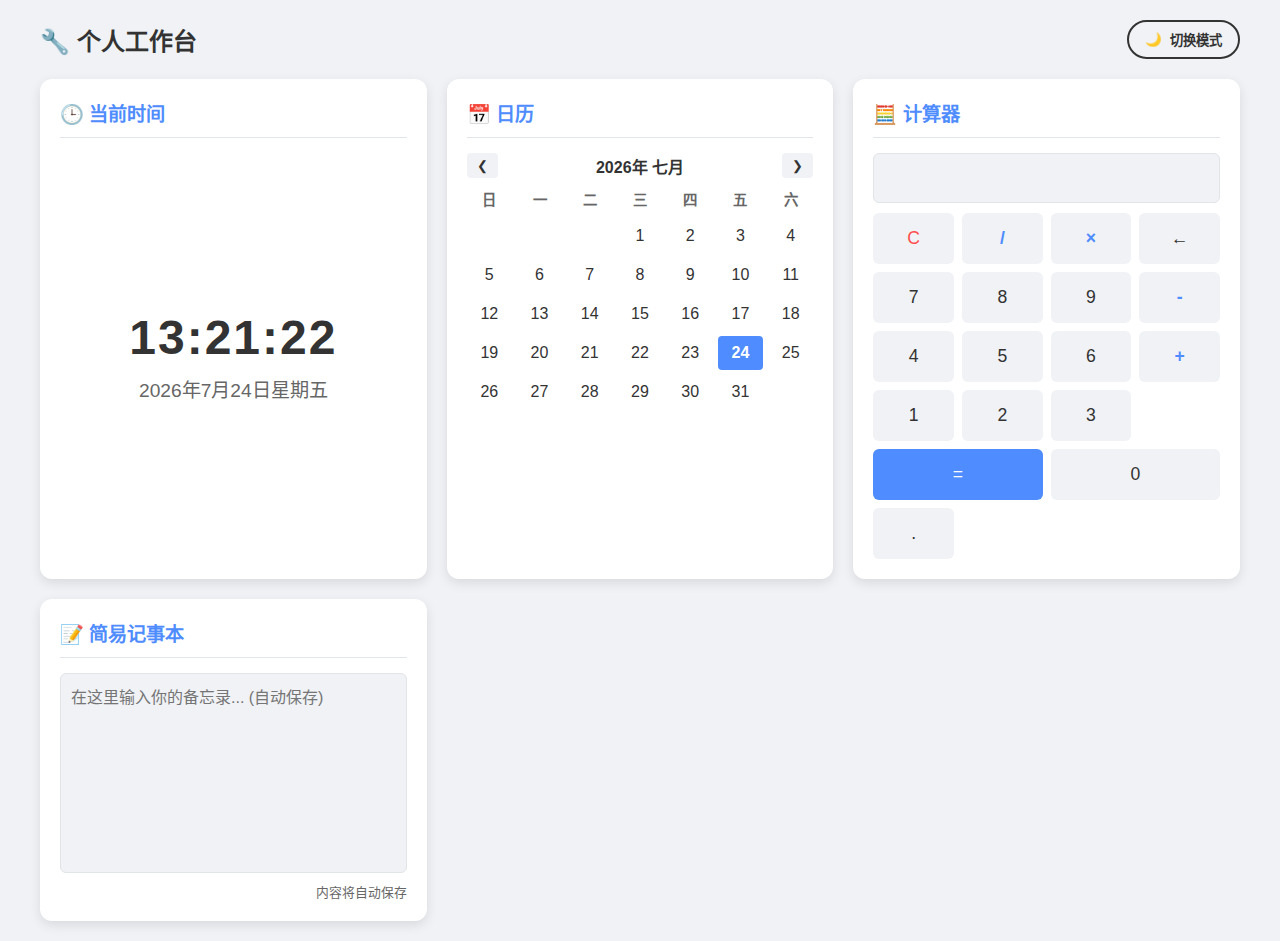
<file: 日常·轻桌面 (LiteTab)/index.html>
<!DOCTYPE html>
<html lang="zh-CN">
<head>
    <meta charset="UTF-8">
    <meta name="viewport" content="width=device-width, initial-scale=1.0">
    <title>个人多功能仪表盘</title>
    <style>
        /* ================= 定义变量与主题 ================= */
        :root {
            --bg-color: #f0f2f5;
            --card-bg: #ffffff;
            --text-color: #333333;
            --secondary-text: #666666;
            --accent-color: #4e8cff;
            --border-color: #e1e4e8;
            --shadow: 0 4px 12px rgba(0, 0, 0, 0.1);
            --btn-bg: #f0f2f5;
            --btn-hover: #e4e6eb;
        }

        [data-theme="dark"] {
            --bg-color: #18191a;
            --card-bg: #242526;
            --text-color: #e4e6eb;
            --secondary-text: #b0b3b8;
            --accent-color: #4e8cff;
            --border-color: #3e4042;
            --shadow: 0 4px 12px rgba(0, 0, 0, 0.4);
            --btn-bg: #3a3b3c;
            --btn-hover: #4e4f50;
        }

        /* ================= 全局样式 ================= */
        * {
            box-sizing: border-box;
            margin: 0;
            padding: 0;
            transition: background-color 0.3s, color 0.3s;
        }

        body {
            font-family: 'Segoe UI', Roboto, Helvetica, Arial, sans-serif;
            background-color: var(--bg-color);
            color: var(--text-color);
            padding: 20px;
            display: flex;
            flex-direction: column;
            align-items: center;
            min-height: 100vh;
        }

        header {
            width: 100%;
            max-width: 1200px;
            display: flex;
            justify-content: space-between;
            align-items: center;
            margin-bottom: 20px;
        }

        h1 { font-size: 1.5rem; }

        /* 切换按钮 */
        .theme-toggle {
            background: none;
            border: 2px solid var(--text-color);
            color: var(--text-color);
            padding: 8px 16px;
            border-radius: 20px;
            cursor: pointer;
            font-weight: bold;
            display: flex;
            align-items: center;
            gap: 8px;
        }
        .theme-toggle:hover {
            background-color: var(--btn-hover);
        }

        /* ================= 仪表盘布局 ================= */
        .dashboard {
            display: grid;
            grid-template-columns: repeat(auto-fit, minmax(300px, 1fr));
            gap: 20px;
            width: 100%;
            max-width: 1200px;
        }

        .card {
            background-color: var(--card-bg);
            border-radius: 12px;
            padding: 20px;
            box-shadow: var(--shadow);
            display: flex;
            flex-direction: column;
        }

        .card h2 {
            font-size: 1.2rem;
            margin-bottom: 15px;
            border-bottom: 1px solid var(--border-color);
            padding-bottom: 10px;
            color: var(--accent-color);
        }

        /* ================= 1. 时钟样式 ================= */
        .clock-container {
            text-align: center;
            flex-grow: 1;
            display: flex;
            flex-direction: column;
            justify-content: center;
        }
        .time-display {
            font-size: 3rem;
            font-weight: bold;
            letter-spacing: 2px;
        }
        .date-display {
            font-size: 1.2rem;
            color: var(--secondary-text);
            margin-top: 10px;
        }

        /* ================= 2. 日历样式 ================= */
        .calendar-header {
            display: flex;
            justify-content: space-between;
            align-items: center;
            margin-bottom: 10px;
        }
        .calendar-header button {
            background: var(--btn-bg);
            border: none;
            color: var(--text-color);
            padding: 5px 10px;
            border-radius: 4px;
            cursor: pointer;
        }
        .calendar-grid {
            display: grid;
            grid-template-columns: repeat(7, 1fr);
            gap: 5px;
            text-align: center;
        }
        .day-name {
            font-weight: bold;
            color: var(--secondary-text);
            font-size: 0.9rem;
            padding-bottom: 5px;
        }
        .day {
            padding: 8px;
            border-radius: 4px;
            cursor: default;
        }
        .day:hover {
            background-color: var(--btn-hover);
        }
        .day.today {
            background-color: var(--accent-color);
            color: white;
            font-weight: bold;
        }
        .day.empty { background: none; }

        /* ================= 3. 计算器样式 ================= */
        .calc-screen {
            width: 100%;
            height: 50px;
            background-color: var(--bg-color);
            border: 1px solid var(--border-color);
            border-radius: 6px;
            margin-bottom: 10px;
            text-align: right;
            padding: 10px;
            font-size: 1.5rem;
            color: var(--text-color);
        }
        .calc-buttons {
            display: grid;
            grid-template-columns: repeat(4, 1fr);
            gap: 8px;
        }
        .calc-btn {
            padding: 15px;
            font-size: 1.1rem;
            border: none;
            border-radius: 6px;
            cursor: pointer;
            background-color: var(--btn-bg);
            color: var(--text-color);
        }
        .calc-btn:hover { background-color: var(--btn-hover); }
        .calc-btn.operator { color: var(--accent-color); font-weight: bold; }
        .calc-btn.equal { background-color: var(--accent-color); color: white; grid-column: span 2; }
        .calc-btn.clear { color: #ff4e4e; }

        /* ================= 4. 记事本样式 ================= */
        .notepad textarea {
            width: 100%;
            height: 200px;
            padding: 10px;
            border: 1px solid var(--border-color);
            border-radius: 6px;
            background-color: var(--bg-color);
            color: var(--text-color);
            resize: none;
            font-family: inherit;
            font-size: 1rem;
        }
        .notepad-status {
            font-size: 0.8rem;
            color: var(--secondary-text);
            margin-top: 5px;
            text-align: right;
        }

    </style>
</head>
<body>

    <header>
        <h1>🔧 个人工作台</h1>
        <button class="theme-toggle" id="themeToggle" onclick="toggleTheme()">
            <span id="themeIcon">🌙</span> 切换模式
        </button>
    </header>

    <div class="dashboard">
        
        <!-- 1. 时钟模块 -->
        <div class="card">
            <h2>🕒 当前时间</h2>
            <div class="clock-container">
                <div class="time-display" id="clockTime">00:00:00</div>
                <div class="date-display" id="clockDate">正在加载...</div>
            </div>
        </div>

        <!-- 2. 日历模块 -->
        <div class="card">
            <h2>📅 日历</h2>
            <div class="calendar-header">
                <button onclick="changeMonth(-1)">&#10094;</button>
                <span id="calendarMonthYear" style="font-weight:bold;"></span>
                <button onclick="changeMonth(1)">&#10095;</button>
            </div>
            <div class="calendar-grid" id="calendarGrid">
                <!-- JS 填充 -->
            </div>
        </div>

        <!-- 3. 计算器模块 -->
        <div class="card">
            <h2>🧮 计算器</h2>
            <input type="text" class="calc-screen" id="calcScreen" readonly>
            <div class="calc-buttons">
                <button class="calc-btn clear" onclick="clearCalc()">C</button>
                <button class="calc-btn operator" onclick="appendCalc('/')">/</button>
                <button class="calc-btn operator" onclick="appendCalc('*')">×</button>
                <button class="calc-btn" onclick="deleteLast()">←</button>

                <button class="calc-btn" onclick="appendCalc('7')">7</button>
                <button class="calc-btn" onclick="appendCalc('8')">8</button>
                <button class="calc-btn" onclick="appendCalc('9')">9</button>
                <button class="calc-btn operator" onclick="appendCalc('-')">-</button>

                <button class="calc-btn" onclick="appendCalc('4')">4</button>
                <button class="calc-btn" onclick="appendCalc('5')">5</button>
                <button class="calc-btn" onclick="appendCalc('6')">6</button>
                <button class="calc-btn operator" onclick="appendCalc('+')">+</button>

                <button class="calc-btn" onclick="appendCalc('1')">1</button>
                <button class="calc-btn" onclick="appendCalc('2')">2</button>
                <button class="calc-btn" onclick="appendCalc('3')">3</button>
                <button class="calc-btn equal" onclick="calculateResult()">=</button>
                
                <button class="calc-btn" onclick="appendCalc('0')" style="grid-column: span 2;">0</button>
                <button class="calc-btn" onclick="appendCalc('.')">.</button>
            </div>
        </div>

        <!-- 4. 记事本模块 -->
        <div class="card">
            <h2>📝 简易记事本</h2>
            <div class="notepad">
                <textarea id="notepadArea" placeholder="在这里输入你的备忘录... (自动保存)"></textarea>
                <div class="notepad-status" id="saveStatus">内容将自动保存</div>
            </div>
        </div>

    </div>

    <script>
        // ================= 1. 黑夜/白天切换逻辑 =================
        const body = document.body;
        const themeIcon = document.getElementById('themeIcon');
        
        // 检查本地存储的主题
        const currentTheme = localStorage.getItem('theme');
        if (currentTheme) {
            body.setAttribute('data-theme', currentTheme);
            updateThemeIcon(currentTheme);
        }

        function toggleTheme() {
            const isDark = body.getAttribute('data-theme') === 'dark';
            const newTheme = isDark ? 'light' : 'dark';
            
            body.setAttribute('data-theme', newTheme);
            localStorage.setItem('theme', newTheme);
            updateThemeIcon(newTheme);
        }

        function updateThemeIcon(theme) {
            themeIcon.textContent = theme === 'dark' ? '☀️' : '🌙';
        }

        // ================= 2. 时钟逻辑 =================
        function updateClock() {
            const now = new Date();
            const timeString = now.toLocaleTimeString('zh-CN', { hour12: false });
            const dateString = now.toLocaleDateString('zh-CN', { 
                weekday: 'long', 
                year: 'numeric', 
                month: 'long', 
                day: 'numeric' 
            });

            document.getElementById('clockTime').textContent = timeString;
            document.getElementById('clockDate').textContent = dateString;
        }
        setInterval(updateClock, 1000);
        updateClock();

        // ================= 3. 日历逻辑 =================
        let currentCalendarDate = new Date();

        function renderCalendar() {
            const year = currentCalendarDate.getFullYear();
            const month = currentCalendarDate.getMonth();
            
            const monthNames = ["一月", "二月", "三月", "四月", "五月", "六月", "七月", "八月", "九月", "十月", "十一月", "十二月"];
            document.getElementById('calendarMonthYear').textContent = `${year}年 ${monthNames[month]}`;

            const grid = document.getElementById('calendarGrid');
            grid.innerHTML = ''; // 清空

            // 星期头
            const weekDays = ['日', '一', '二', '三', '四', '五', '六'];
            weekDays.forEach(day => {
                const div = document.createElement('div');
                div.className = 'day-name';
                div.textContent = day;
                grid.appendChild(div);
            });

            // 获取当月第一天是星期几
            const firstDay = new Date(year, month, 1).getDay();
            // 获取当月总天数
            const daysInMonth = new Date(year, month + 1, 0).getDate();

            // 填充空白
            for (let i = 0; i < firstDay; i++) {
                const div = document.createElement('div');
                div.className = 'day empty';
                grid.appendChild(div);
            }

            // 填充日期
            const today = new Date();
            for (let i = 1; i <= daysInMonth; i++) {
                const div = document.createElement('div');
                div.className = 'day';
                div.textContent = i;
                
                // 检查是否是今天
                if (i === today.getDate() && month === today.getMonth() && year === today.getFullYear()) {
                    div.classList.add('today');
                }
                
                grid.appendChild(div);
            }
        }

        function changeMonth(step) {
            currentCalendarDate.setMonth(currentCalendarDate.getMonth() + step);
            renderCalendar();
        }
        renderCalendar();

        // ================= 4. 计算器逻辑 =================
        const calcScreen = document.getElementById('calcScreen');

        function appendCalc(val) {
            calcScreen.value += val;
        }

        function clearCalc() {
            calcScreen.value = '';
        }

        function deleteLast() {
            calcScreen.value = calcScreen.value.slice(0, -1);
        }

        function calculateResult() {
            try {
                // 使用 Function 而不是 eval 稍微安全一点，但在客户端纯前端应用中 eval 也是可接受的
                if(calcScreen.value === '') return;
                calcScreen.value = eval(calcScreen.value);
            } catch (e) {
                calcScreen.value = '错误';
                setTimeout(() => calcScreen.value = '', 1000);
            }
        }

        // ================= 5. 记事本逻辑 =================
        const notepad = document.getElementById('notepadArea');
        const saveStatus = document.getElementById('saveStatus');

        // 加载保存的内容
        const savedNote = localStorage.getItem('myNote');
        if (savedNote) {
            notepad.value = savedNote;
        }

        // 监听输入并保存
        notepad.addEventListener('input', function() {
            localStorage.setItem('myNote', this.value);
            saveStatus.textContent = '已保存...';
            setTimeout(() => {
                saveStatus.textContent = '内容将自动保存';
            }, 1000);
        });

    </script>
</body>
</html>
</file>
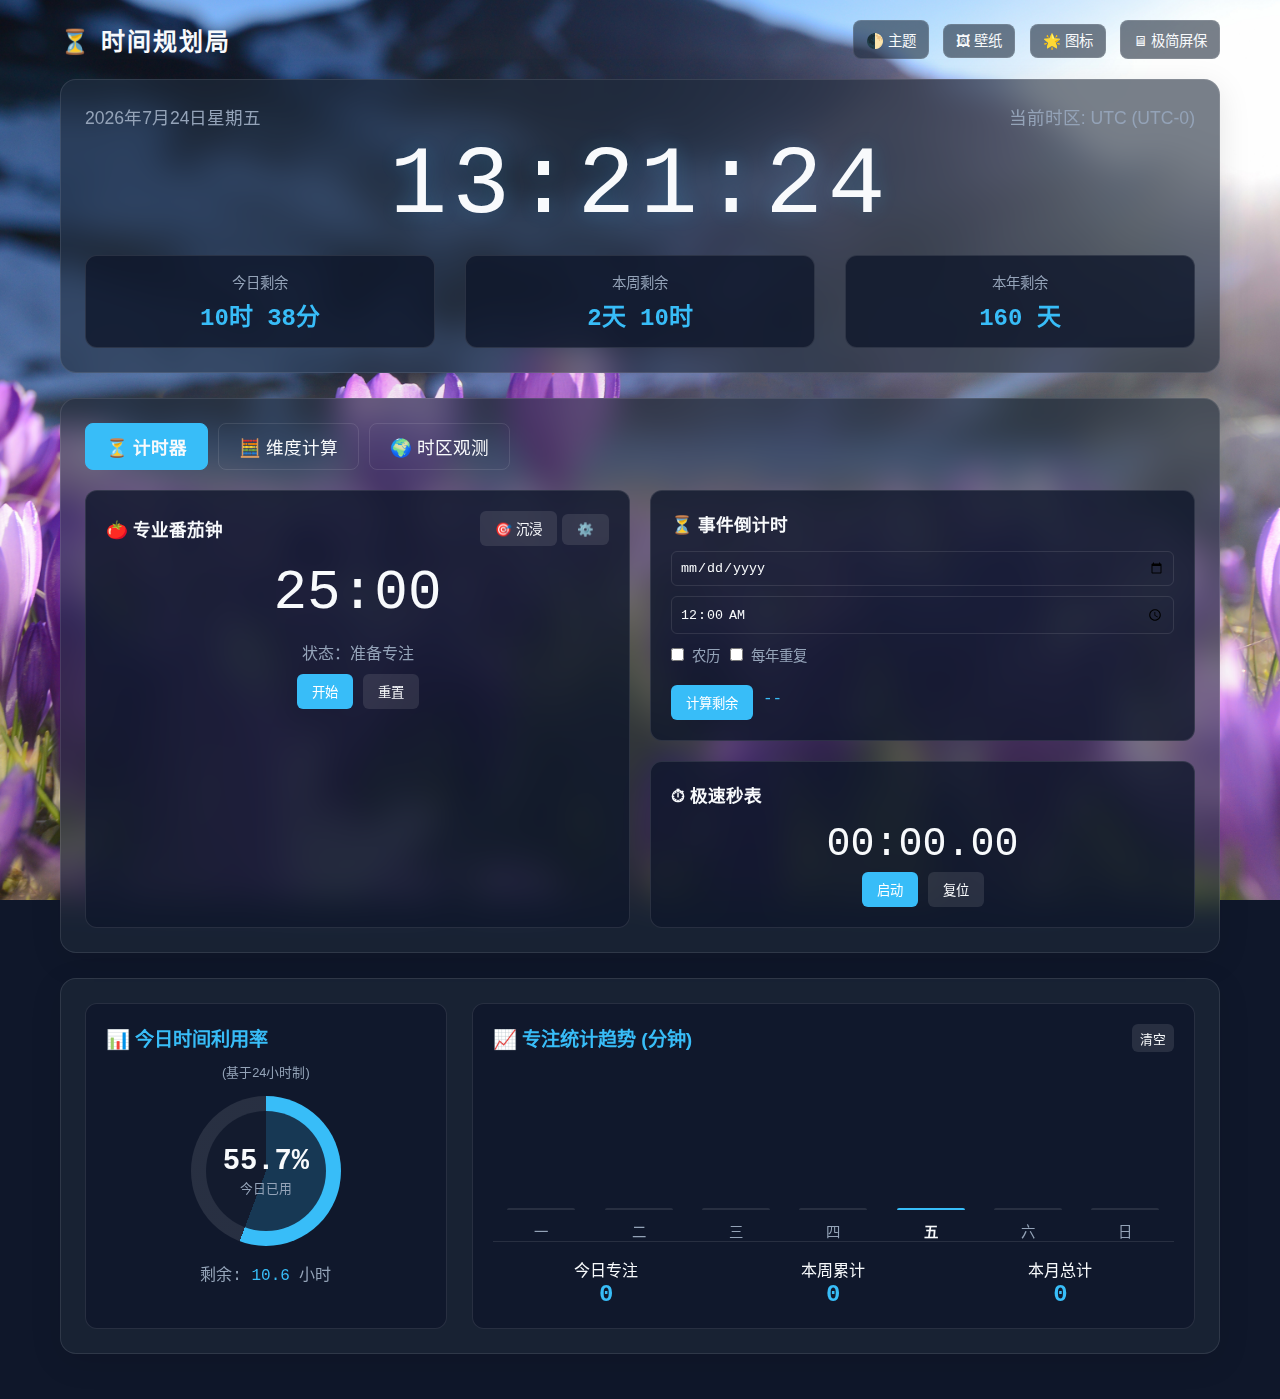
<file: 时间规划局/index.html>
<!DOCTYPE html>
<html lang="zh-CN">
<head>
    <meta charset="UTF-8">
    <meta name="viewport" content="width=device-width, initial-scale=1.0">
    <title>时间规划局 | Time Planning Bureau</title>
    <link id="favicon" rel="icon" href="./favicon.ico">
    <style>
        :root {
            --bg-color: #0f172a; --text-main: #f8fafc; --text-sec: #94a3b8;
            --accent: #38bdf8; --accent-hover: #0284c7;
            --card-bg: rgba(30, 41, 59, 0.6); --card-border: rgba(255, 255, 255, 0.1);
            --ring-bg: rgba(255, 255, 255, 0.1); --panel-bg: rgba(15, 23, 42, 0.8);
            --font-num: 'Courier New', 'Consolas', monospace;
        }
        [data-theme="light"] {
            --bg-color: #f1f5f9; --text-main: #0f172a; --text-sec: #64748b;
            --accent: #0ea5e9; --accent-hover: #0284c7;
            --card-bg: rgba(255, 255, 255, 0.7); --card-border: rgba(0, 0, 0, 0.1);
            --ring-bg: rgba(0, 0, 0, 0.1); --panel-bg: rgba(241, 245, 249, 0.9);
        }
        [data-theme="blue"] {
            --bg-color: #081229; --text-main: #e0f2fe; --text-sec: #7dd3fc;
            --accent: #0284c7; --accent-hover: #0369a1;
            --card-bg: rgba(14, 30, 64, 0.6); --card-border: rgba(56, 189, 248, 0.3);
            --ring-bg: rgba(56, 189, 248, 0.1); --panel-bg: rgba(8, 18, 41, 0.8);
        }

        * { box-sizing: border-box; margin: 0; padding: 0; transition: background-color 0.3s, color 0.3s; }
        body { font-family: -apple-system, BlinkMacSystemFont, "Segoe UI", Roboto, sans-serif; background-color: var(--bg-color); color: var(--text-main); min-height: 100vh; background-size: cover; background-position: center; background-attachment: fixed; background-image: url('./bj.jfif'); }
        
        /* 布局与毛玻璃基础 */
        #app { max-width: 1200px; margin: 0 auto; padding: 20px; }
        .glass-card { background: var(--card-bg); border: 1px solid var(--card-border); border-radius: 16px; padding: 24px; backdrop-filter: blur(16px); box-shadow: 0 8px 32px rgba(0,0,0,0.1); margin-bottom: 25px; }
        .layer-title { font-size: 1.2rem; font-weight: bold; border-bottom: 1px solid var(--card-border); padding-bottom: 10px; margin-bottom: 20px; color: var(--accent); }
        
        /* 顶部与控制栏 */
        header { display: flex; justify-content: space-between; align-items: center; margin-bottom: 20px; }
        .logo { font-size: 1.5rem; font-weight: bold; letter-spacing: 2px; }
        .controls button, .controls label { background: var(--card-bg); border: 1px solid var(--card-border); color: var(--text-main); padding: 8px 12px; border-radius: 8px; cursor: pointer; font-size: 0.9rem; margin-left: 10px; }
        .controls button:hover, .controls label:hover { border-color: var(--accent); color: var(--accent); }
        input[type="file"] { display: none; }

        /* 🧭 第一层：感知层（仪表盘） */
        .layer-1 { text-align: center; display: flex; flex-direction: column; align-items: center; }
        .dash-row-top { display: flex; justify-content: space-between; width: 100%; color: var(--text-sec); font-size: 1.1rem; margin-bottom: 10px; }
        .time-display { font-family: var(--font-num); font-size: 6rem; font-weight: 300; letter-spacing: 5px; text-shadow: 0 0 20px rgba(56,189,248,0.2); line-height: 1; margin-bottom: 20px; }
        .dash-row-bottom { display: flex; justify-content: space-between; width: 100%; gap: 30px; }
        .dash-metric { flex: 1; background: var(--panel-bg); padding: 15px; border-radius: 12px; border: 1px solid var(--card-border); }
        .dash-metric span { display: block; font-size: 0.9rem; color: var(--text-sec); margin-bottom: 5px; }
        .dash-metric strong { font-family: var(--font-num); font-size: 1.5rem; color: var(--accent); }

        /* ⚙️ 第二层：功能层（Tab分类） */
        .tabs { display: flex; gap: 10px; margin-bottom: 20px; }
        .tab-btn { background: transparent; border: 1px solid var(--card-border); color: var(--text-main); padding: 10px 20px; border-radius: 8px; cursor: pointer; font-size: 1.1rem; }
        .tab-btn.active { background: var(--accent); border-color: var(--accent); font-weight: bold; }
        .tab-content { display: none; grid-template-columns: 1fr 1fr; gap: 20px; }
        .tab-content.active { display: grid; }
        .tool-box { background: var(--panel-bg); padding: 20px; border-radius: 12px; border: 1px solid var(--card-border); }
        .tool-box h3 { font-size: 1.1rem; margin-bottom: 15px; color: var(--text-main); display: flex; align-items: center; justify-content: space-between; }
        
        /* 表单与交互元素 */
        input[type="number"], input[type="text"], input[type="date"], input[type="time"], select { background: transparent; border: 1px solid var(--card-border); color: var(--text-main); padding: 8px; border-radius: 6px; font-family: var(--font-num); width: 100%; margin-bottom: 10px; }
        .btn { background: var(--card-border); color: var(--text-main); border: none; padding: 8px 15px; border-radius: 6px; cursor: pointer; }
        .btn-primary { background: var(--accent); color: #fff; }
        .btn:hover { opacity: 0.8; }
        .result-text { font-family: var(--font-num); font-size: 1.2rem; color: var(--accent); margin-top: 10px; display: block; }
        .checkbox-label { display: flex; align-items: center; gap: 8px; font-size: 0.9rem; color: var(--text-sec); margin-bottom: 10px; cursor: pointer; }

        /* 大数字显示（番茄钟/秒表） */
        .big-timer { font-family: var(--font-num); font-size: 3.5rem; text-align: center; margin: 15px 0; color: var(--text-main); }
        
        /* 世界时钟列表 */
        .wc-item { display: flex; justify-content: space-between; align-items: center; padding: 10px 0; border-bottom: 1px dashed var(--card-border); }
        .wc-item:last-child { border-bottom: none; }
        .wc-info { display: flex; flex-direction: column; }
        .wc-time { font-family: var(--font-num); font-size: 1.2rem; color: var(--accent); }
        .wc-badges { font-size: 0.7rem; background: var(--card-bg); padding: 2px 6px; border-radius: 4px; color: var(--text-sec); margin-top: 4px;}

        /* 📊 第三层：分析层 */
        .layer-3 { display: grid; grid-template-columns: 1fr 2fr; gap: 25px; }
        
        /* 环形图 */
        .ring-container { display: flex; flex-direction: column; align-items: center; justify-content: center; }
        .ring { width: 150px; height: 150px; border-radius: 50%; background: conic-gradient(var(--accent) 0%, var(--ring-bg) 0%); display: flex; align-items: center; justify-content: center; position: relative; margin-bottom: 15px;}
        .ring::before { content: ""; width: 120px; height: 120px; background: var(--panel-bg); border-radius: 50%; position: absolute; }
        .ring-val { position: relative; z-index: 1; text-align: center; }
        .ring-val strong { font-family: var(--font-num); font-size: 1.8rem; display: block; }
        .ring-val span { font-size: 0.8rem; color: var(--text-sec); }

        /* 柱状图 */
        .chart-container { height: 180px; display: flex; align-items: flex-end; justify-content: space-around; padding-top: 20px; border-bottom: 1px solid var(--card-border); margin-bottom: 15px; }
        .bar-wrapper { display: flex; flex-direction: column; align-items: center; width: 10%; height: 100%; justify-content: flex-end; }
        .bar { width: 100%; background: var(--accent); border-radius: 4px 4px 0 0; transition: height 0.5s; min-height: 2px; position: relative; }
        .bar-val { position: absolute; top: -20px; font-size: 0.8rem; font-family: var(--font-num); color: var(--text-sec); width: 100%; text-align: center; }
        .bar-label { margin-top: 10px; font-size: 0.9rem; color: var(--text-sec); }
        .stats-summary { display: flex; justify-content: space-around; text-align: center; }
        .stats-summary div { display: flex; flex-direction: column; }
        .stats-summary strong { font-family: var(--font-num); font-size: 1.5rem; color: var(--accent); }

        /* 特殊模式 */
        body.minimal-mode header .controls *:not(#btn-minimal),
        body.minimal-mode .layer-2, body.minimal-mode .layer-3,
        body.minimal-mode .dash-row-bottom { display: none !important; }
        body.minimal-mode .layer-1 { height: 80vh; justify-content: center; background: transparent; border: none; box-shadow: none; }
        
        body.focus-mode { background-image: none !important; background-color: #000 !important; }
        body.focus-mode header, body.focus-mode .layer-1, body.focus-mode .layer-3,
        body.focus-mode .tabs, body.focus-mode .tab-content.active .tool-box:not(#box-pomo) { display: none !important; }
        body.focus-mode #app { display: flex; align-items: center; justify-content: center; height: 100vh; }
        body.focus-mode #box-pomo { width: 600px; transform: scale(1.5); background: transparent; border: none; }
        body.focus-mode .big-timer { font-size: 6rem; text-shadow: 0 0 30px var(--accent); }
    </style>
</head>
<body>

<div id="app">
    <!-- 顶部操作栏 -->
    <header>
        <div class="logo">⏳ 时间规划局</div>
        <div class="controls">
            <button onclick="App.UI.toggleTheme()" id="btn-theme">🌓 主题</button>
            <label for="bg-upload">🖼 壁纸</label><input type="file" id="bg-upload" accept="image/*">
            <label for="icon-upload">🌟 图标</label><input type="file" id="icon-upload" accept="image/*">
            <button onclick="App.UI.toggleMinimal()" id="btn-minimal">🖥 极简屏保</button>
        </div>
    </header>

    <!-- 🧭 第一层：感知层 -->
    <div class="glass-card layer-1">
        <div class="dash-row-top">
            <span id="l1-date">--年--月--日 星期-</span>
            <span id="l1-tz">当前时区: GMT+8</span>
        </div>
        <div class="time-display" id="l1-time">00:00:00</div>
        <div class="dash-row-bottom">
            <div class="dash-metric">
                <span>今日剩余</span>
                <strong id="l1-rem-day">00时 00分</strong>
            </div>
            <div class="dash-metric">
                <span>本周剩余</span>
                <strong id="l1-rem-week">00天 00时</strong>
            </div>
            <div class="dash-metric">
                <span>本年剩余</span>
                <strong id="l1-rem-year">000 天</strong>
            </div>
        </div>
    </div>

    <!-- ⚙️ 第二层：操作层 -->
    <div class="glass-card layer-2">
        <div class="tabs">
            <button class="tab-btn active" onclick="App.UI.switchTab(0)">⏳ 计时器</button>
            <button class="tab-btn" onclick="App.UI.switchTab(1)">🧮 维度计算</button>
            <button class="tab-btn" onclick="App.UI.switchTab(2)">🌍 时区观测</button>
        </div>

        <!-- 标签1：计时器 -->
        <div class="tab-content active" id="tab-0">
            <!-- 番茄钟 -->
            <div class="tool-box" id="box-pomo">
                <h3>🍅 专业番茄钟
                    <div>
                        <button class="btn" onclick="App.UI.toggleFocus()">🎯 沉浸</button>
                        <button class="btn" onclick="App.Timer.pomo.toggleSettings()">⚙️</button>
                    </div>
                </h3>
                <div id="pomo-settings" style="display:none; margin-bottom:15px;">
                    <div style="display:flex; gap:10px;">
                        <div>专注(分)<input type="number" id="pomo-w" value="25"></div>
                        <div>休息(分)<input type="number" id="pomo-b" value="5"></div>
                    </div>
                    <label class="checkbox-label"><input type="checkbox" id="pomo-auto"> 自动连续模式</label>
                    <label class="checkbox-label"><input type="checkbox" id="pomo-snd" checked> 开启提示音效</label>
                </div>
                <div class="big-timer" id="pomo-display">25:00</div>
                <div style="text-align:center; color:var(--text-sec); margin-bottom:10px;" id="pomo-status">状态：准备专注</div>
                <div style="display:flex; justify-content:center; gap:10px;">
                    <button class="btn btn-primary" id="btn-pomo-start" onclick="App.Timer.pomo.start()">开始</button>
                    <button class="btn" onclick="App.Timer.pomo.reset()">重置</button>
                </div>
            </div>

            <!-- 秒表与倒计时集合 -->
            <div style="display:flex; flex-direction:column; gap:20px;">
                <!-- 高级倒计时 -->
                <div class="tool-box">
                    <h3>⏳ 事件倒计时</h3>
                    <input type="date" id="cd-date">
                    <input type="time" id="cd-time" value="00:00">
                    <div style="display:flex; gap:10px; margin-bottom: 10px;">
                        <label class="checkbox-label" title="需外部接口支持，目前以公历推算演示"><input type="checkbox" id="cd-lunar"> 农历</label>
                        <label class="checkbox-label"><input type="checkbox" id="cd-repeat"> 每年重复</label>
                    </div>
                    <div style="display:flex; gap:10px;">
                        <button class="btn btn-primary" onclick="App.Timer.countdown.calc()">计算剩余</button>
                        <span class="result-text" id="cd-result" style="font-size:1rem; margin-top:5px;">--</span>
                    </div>
                </div>
                <!-- 秒表 -->
                <div class="tool-box">
                    <h3>⏱ 极速秒表</h3>
                    <div class="big-timer" id="sw-display" style="font-size:2.5rem; margin:5px 0;">00:00.00</div>
                    <div style="display:flex; justify-content:center; gap:10px;">
                        <button class="btn btn-primary" id="btn-sw" onclick="App.Timer.stopwatch.toggle()">启动</button>
                        <button class="btn" onclick="App.Timer.stopwatch.reset()">复位</button>
                    </div>
                </div>
            </div>
        </div>

        <!-- 标签2：维度计算 -->
        <div class="tab-content" id="tab-1">
            <div class="tool-box">
                <h3>📅 时间差与年龄计算</h3>
                <div>起始日期: <input type="date" id="calc-d1"></div>
                <div>结束日期: <input type="date" id="calc-d2"></div>
                <button class="btn btn-primary" onclick="App.Tools.calcDiff()">分析间隔</button>
                <div class="result-text" id="calc-diff-res">共 -- 天</div>
            </div>
            <div class="tool-box">
                <h3>⏱ Unix 时间戳转换</h3>
                <div style="margin-bottom: 15px;">
                    <div style="color:var(--text-sec); margin-bottom:5px;">当前实时时间戳(秒):</div>
                    <div class="result-text" id="live-unix">0000000000</div>
                </div>
                <div>时间戳解析: <input type="number" id="unix-input" placeholder="输入10位或13位数字"></div>
                <button class="btn btn-primary" onclick="App.Tools.parseUnix()">转换时间</button>
                <div class="result-text" id="unix-res" style="font-size:1rem;">--</div>
            </div>
        </div>

        <!-- 标签3：时区观测 -->
        <div class="tab-content" id="tab-2">
            <div class="tool-box" style="grid-column: span 2;">
                <h3>🌍 全球时钟观测阵列 (含夏令时判定)</h3>
                <div id="world-clock-list" style="display:grid; grid-template-columns:1fr 1fr; gap:20px;">
                    <!-- JS动态填充 -->
                </div>
            </div>
        </div>
    </div>

    <!-- 📊 第三层：分析层 -->
    <div class="glass-card layer-3">
        <!-- 今日时间利用率 -->
        <div class="tool-box">
            <div class="layer-title" style="border:none; margin-bottom:0;">📊 今日时间利用率</div>
            <p style="text-align:center; color:var(--text-sec); font-size:0.8rem; margin-bottom:15px;">(基于24小时制)</p>
            <div class="ring-container">
                <div class="ring" id="l3-ring">
                    <div class="ring-val">
                        <strong id="l3-ring-pct">0%</strong>
                        <span>今日已用</span>
                    </div>
                </div>
                <div style="text-align:center; font-family:var(--font-num); color:var(--text-sec);">
                    剩余: <span id="l3-ring-rem" style="color:var(--accent);">0.0</span> 小时
                </div>
            </div>
        </div>

        <!-- 专注统计趋势图 -->
        <div class="tool-box">
            <div class="layer-title" style="border:none; margin-bottom:0; display:flex; justify-content:space-between;">
                📈 专注统计趋势 (分钟)
                <button class="btn" style="padding:2px 8px; font-size:0.8rem;" onclick="App.Store.clearStats()">清空</button>
            </div>
            <div class="chart-container" id="chart-week">
                <!-- JS动态生成7根柱子 -->
            </div>
            <div class="stats-summary">
                <div><span>今日专注</span><strong id="stat-today">0</strong></div>
                <div><span>本周累计</span><strong id="stat-week">0</strong></div>
                <div><span>本月总计</span><strong id="stat-month">0</strong></div>
            </div>
        </div>
    </div>
</div>

<script>
/**
 * 时间规划局 核心引擎 (Time Planning Bureau OS)
 */
const App = (function() {
    
    // --- 状态与存储模块 (含版本控制) ---
    const Store = {
        state: { version: '2.0', theme: 'dark', history: {} }, // history: { 'YYYY-MM-DD': focusMinutes }
        init() {
            let s = localStorage.getItem('tpb_v2');
            if(s) { this.state = JSON.parse(s); }
            else { this.save(); }
        },
        save() { localStorage.setItem('tpb_v2', JSON.stringify(this.state)); },
        addFocus(mins) {
            const today = new Date().toISOString().split('T')[0];
            this.state.history[today] = (this.state.history[today] || 0) + mins;
            this.save();
            UI.renderChart();
        },
        clearStats() {
            if(confirm("确定清空所有专注记录？")) {
                this.state.history = {};
                this.save();
                UI.renderChart();
            }
        }
    };

    // --- UI 控制模块 ---
    const UI = {
        themes:['dark', 'light', 'blue'],
        init() {
            document.documentElement.setAttribute('data-theme', Store.state.theme);
            document.getElementById('l1-tz').innerText = `当前时区: ${Intl.DateTimeFormat().resolvedOptions().timeZone} (${this.getGmtOffset(new Date())})`;
            this.renderChart();
            
            // 绑定图片上传
            document.getElementById('bg-upload').addEventListener('change', e => this.handleImage(e, b64 => document.body.style.backgroundImage = `url(${b64})`));
            document.getElementById('icon-upload').addEventListener('change', e => this.handleImage(e, b64 => document.getElementById('favicon').href = b64));
        },
        toggleTheme() {
            let idx = this.themes.indexOf(Store.state.theme);
            Store.state.theme = this.themes[(idx + 1) % this.themes.length];
            document.documentElement.setAttribute('data-theme', Store.state.theme);
            Store.save();
        },
        toggleMinimal() { 
            document.body.classList.toggle('minimal-mode'); 
            document.getElementById('btn-minimal').innerText = document.body.classList.contains('minimal-mode') ? '退出屏保' : '🖥 极简屏保';
        },
        toggleFocus() { 
            document.body.classList.toggle('focus-mode'); 
        },
        switchTab(idx) {
            document.querySelectorAll('.tab-btn').forEach((b, i) => b.classList.toggle('active', i === idx));
            document.querySelectorAll('.tab-content').forEach((c, i) => c.classList.toggle('active', i === idx));
        },
        handleImage(e, cb) {
            const file = e.target.files[0];
            if(!file) return;
            const r = new FileReader();
            r.onload = evt => cb(evt.target.result);
            r.readAsDataURL(file);
        },
        getGmtOffset(date, tz) {
            const opts = tz ? {timeZone: tz, timeZoneName: 'short'} : {timeZoneName: 'short'};
            const parts = new Intl.DateTimeFormat('en-US', opts).formatToParts(date);
            const tzName = parts.find(p => p.type === 'timeZoneName').value;
            return tzName.startsWith('GMT') ? tzName : `UTC${date.getTimezoneOffset() < 0 ? '+' : '-'}${Math.abs(date.getTimezoneOffset()/60)}`; // 简易降级
        },
        renderChart() {
            // 生成本周图表 (周一到周日)
            const today = new Date();
            const dayOfWeek = today.getDay() === 0 ? 6 : today.getDay() - 1; 
            const weekData =[];
            let weekTotal = 0; let monthTotal = 0;
            
            // 统计本月
            const currentMonth = today.toISOString().slice(0, 7);
            for(let key in Store.state.history) {
                if(key.startsWith(currentMonth)) monthTotal += Store.state.history[key];
            }

            // 统计本周每日
            for(let i=0; i<7; i++) {
                let d = new Date(today);
                d.setDate(today.getDate() - dayOfWeek + i);
                let dateStr = d.toISOString().split('T')[0];
                let val = Store.state.history[dateStr] || 0;
                weekData.push(val);
                weekTotal += val;
            }

            // 渲染柱状图
            const maxVal = Math.max(...weekData, 30); // 至少30分钟高度基准
            const days =['一', '二', '三', '四', '五', '六', '日'];
            const container = document.getElementById('chart-week');
            container.innerHTML = '';
            weekData.forEach((val, i) => {
                let h = (val / maxVal) * 100;
                let isToday = i === dayOfWeek ? 'color:var(--text-main); font-weight:bold;' : '';
                container.innerHTML += `
                    <div class="bar-wrapper">
                        <div class="bar" style="height: ${h}%; background: ${i === dayOfWeek ? 'var(--accent)' : 'var(--card-border)'};">
                            <span class="bar-val">${val>0?val:''}</span>
                        </div>
                        <span class="bar-label" style="${isToday}">${days[i]}</span>
                    </div>`;
            });

            document.getElementById('stat-today').innerText = Store.state.history[today.toISOString().split('T')[0]] || 0;
            document.getElementById('stat-week').innerText = weekTotal;
            document.getElementById('stat-month').innerText = monthTotal;
        }
    };

    // --- 计时器与核心计算模块 (包含层级级更新) ---
    const Timer = {
        lastSec: -1,
        worldClocks:[
            { id: 'NY', name: '🗽 纽约', tz: 'America/New_York' },
            { id: 'LD', name: '🇬🇧 伦敦', tz: 'Europe/London' },
            { id: 'TK', name: '🗼 东京', tz: 'Asia/Tokyo' },
            { id: 'SY', name: '🦘 悉尼', tz: 'Australia/Sydney' }
        ],
        // 音效引擎 (Web Audio API 替代外部文件)
        beep() {
            if(!document.getElementById('pomo-snd').checked) return;
            try {
                const ctx = new (window.AudioContext || window.webkitAudioContext)();
                const osc = ctx.createOscillator();
                osc.type = 'sine'; osc.frequency.setValueAtTime(880, ctx.currentTime);
                osc.connect(ctx.destination);
                osc.start(); osc.stop(ctx.currentTime + 0.3);
            } catch(e) {}
        },
        
        // 番茄钟逻辑
        pomo: {
            state: 'idle', // idle, work, break
            rem: 25 * 60, interval: null,
            toggleSettings() {
                const s = document.getElementById('pomo-settings');
                s.style.display = s.style.display === 'none' ? 'block' : 'none';
            },
            updateDisplay() {
                let m = Math.floor(this.rem / 60).toString().padStart(2, '0');
                let s = (this.rem % 60).toString().padStart(2, '0');
                document.getElementById('pomo-display').innerText = `${m}:${s}`;
            },
            start() {
                const btn = document.getElementById('btn-pomo-start');
                if(this.interval) {
                    clearInterval(this.interval); this.interval = null;
                    btn.innerText = "继续"; btn.style.background = "var(--accent)";
                    return;
                }
                if(this.state === 'idle') {
                    this.state = 'work';
                    this.rem = parseInt(document.getElementById('pomo-w').value) * 60;
                }
                btn.innerText = "⏸ 暂停"; btn.style.background = "#f59e0b";
                document.getElementById('pomo-status').innerText = this.state === 'work' ? '🔥 专注中...' : '☕ 休息中...';
                
                this.interval = setInterval(() => {
                    this.rem--;
                    this.updateDisplay();
                    if(this.rem <= 0) this.complete();
                }, 1000);
            },
            reset() {
                clearInterval(this.interval); this.interval = null;
                this.state = 'idle';
                this.rem = parseInt(document.getElementById('pomo-w').value) * 60;
                document.getElementById('pomo-status').innerText = '状态：准备专注';
                document.getElementById('btn-pomo-start').innerText = "开始";
                document.getElementById('btn-pomo-start').style.background = "var(--accent)";
                this.updateDisplay();
            },
            complete() {
                clearInterval(this.interval); this.interval = null;
                Timer.beep();
                if(this.state === 'work') {
                    Store.addFocus(parseInt(document.getElementById('pomo-w').value));
                    this.state = 'break';
                    this.rem = parseInt(document.getElementById('pomo-b').value) * 60;
                    alert("🎉 专注完成！已计入统计。开始休息吧！");
                } else {
                    this.state = 'work';
                    this.rem = parseInt(document.getElementById('pomo-w').value) * 60;
                    alert("☕ 休息结束！准备下一轮专注。");
                }
                
                if(document.getElementById('pomo-auto').checked) {
                    this.start();
                } else {
                    document.getElementById('pomo-status').innerText = this.state === 'work' ? '准备专注' : '准备休息';
                    document.getElementById('btn-pomo-start').innerText = "开始";
                    document.getElementById('btn-pomo-start').style.background = "var(--accent)";
                    this.updateDisplay();
                }
            }
        },

        // 秒表逻辑
        stopwatch: {
            time: 0, interval: null, startTime: 0,
            toggle() {
                const btn = document.getElementById('btn-sw');
                if(this.interval) {
                    clearInterval(this.interval); this.interval = null;
                    btn.innerText = "继续"; btn.style.background = "var(--accent)";
                } else {
                    this.startTime = Date.now() - this.time;
                    btn.innerText = "⏸ 暂停"; btn.style.background = "#f59e0b";
                    this.interval = setInterval(() => {
                        this.time = Date.now() - this.startTime;
                        let m = Math.floor(this.time / 60000).toString().padStart(2, '0');
                        let s = Math.floor((this.time % 60000) / 1000).toString().padStart(2, '0');
                        let ms = Math.floor((this.time % 1000) / 10).toString().padStart(2, '0');
                        document.getElementById('sw-display').innerText = `${m}:${s}.${ms}`;
                    }, 10);
                }
            },
            reset() {
                clearInterval(this.interval); this.interval = null;
                this.time = 0;
                document.getElementById('sw-display').innerText = "00:00.00";
                const btn = document.getElementById('btn-sw');
                btn.innerText = "启动"; btn.style.background = "var(--accent)";
            }
        },

        // 倒计时逻辑
        countdown: {
            calc() {
                let dateStr = document.getElementById('cd-date').value;
                let timeStr = document.getElementById('cd-time').value;
                let isLunar = document.getElementById('cd-lunar').checked;
                let isRepeat = document.getElementById('cd-repeat').checked;
                if(!dateStr) return alert("请选择日期！");
                
                let target = new Date(`${dateStr}T${timeStr}`);
                let now = new Date();
                
                if(isLunar) alert("⚠️ 提示：标准农历算法需调用外部接口库，单文件版按您选择的公历日期进行等距推算。");

                if(isRepeat && target < now) {
                    target.setFullYear(now.getFullYear());
                    if(target < now) target.setFullYear(now.getFullYear() + 1);
                }

                let diff = target - now;
                if(diff < 0) { document.getElementById('cd-result').innerText = "事件已过期！"; return; }
                
                let d = Math.floor(diff / 86400000);
                let h = Math.floor((diff % 86400000) / 3600000);
                let m = Math.floor((diff % 3600000) / 60000);
                document.getElementById('cd-result').innerText = `剩余: ${d}天 ${h}小时 ${m}分钟`;
            }
        },

        // 主循环
        loop() {
            const now = new Date();
            const sec = now.getSeconds();
            
            // 每秒执行一次 DOM 更新以节省性能
            if (sec !== Timer.lastSec) {
                Timer.lastSec = sec;
                
                // L1: 时间状态更新
                document.getElementById('l1-time').innerText = now.toLocaleTimeString('zh-CN', { hour12: false });
                document.getElementById('l1-date').innerText = now.toLocaleDateString('zh-CN', { year: 'numeric', month: 'long', day: 'numeric', weekday: 'long' });
                
                // 剩余计算
                const startOfDay = new Date(now.getFullYear(), now.getMonth(), now.getDate());
                const endOfDay = new Date(startOfDay.getTime() + 86400000 - 1);
                const dayRemMins = Math.floor((endOfDay - now) / 60000);
                document.getElementById('l1-rem-day').innerText = `${Math.floor(dayRemMins/60)}时 ${dayRemMins%60}分`;

                const dayOfWeek = now.getDay() === 0 ? 7 : now.getDay();
                const endOfWeek = new Date(startOfDay.getTime() + (7 - dayOfWeek) * 86400000 + 86400000 - 1);
                const weekRemHours = Math.floor((endOfWeek - now) / 3600000);
                document.getElementById('l1-rem-week').innerText = `${Math.floor(weekRemHours/24)}天 ${weekRemHours%24}时`;

                const endOfYear = new Date(now.getFullYear(), 11, 31, 23, 59, 59);
                document.getElementById('l1-rem-year').innerText = `${Math.floor((endOfYear - now) / 86400000)} 天`;

                // L2: Unix实时与世界时钟
                document.getElementById('live-unix').innerText = Math.floor(now.getTime() / 1000);
                
                const wcHtml = Timer.worldClocks.map(c => {
                    let localTime = new Date(now.toLocaleString('en-US', { timeZone: c.tz }));
                    let h = localTime.getHours();
                    let m = localTime.getMinutes().toString().padStart(2, '0');
                    let icon = (h >= 6 && h < 18) ? '🌞 昼' : '🌙 夜';
                    
                    // 夏令时粗略判定: 比较当前偏移与1月份偏移
                    let jan = new Date(now.getFullYear(), 0, 1);
                    let janOffset = parseInt(jan.toLocaleString('en-US', {timeZone: c.tz, hour12: false, hour:'numeric'}));
                    let curOffset = parseInt(localTime.toLocaleString('en-US', {hour12: false, hour:'numeric'}));
                    let isDST = (curOffset !== janOffset) ? ' | ☀ 夏令时' : '';
                    
                    return `
                    <div class="wc-item">
                        <div class="wc-info">
                            <span>${c.name}</span>
                            <span class="wc-badges">${icon} | ${UI.getGmtOffset(now, c.tz)}${isDST}</span>
                        </div>
                        <div class="wc-time">${h.toString().padStart(2, '0')}:${m}</div>
                    </div>`;
                }).join('');
                document.getElementById('world-clock-list').innerHTML = wcHtml;

                // L3: 圆环进度更新
                const dayPct = (((now - startOfDay) / 86400000) * 100).toFixed(1);
                document.getElementById('l3-ring-pct').innerText = dayPct + '%';
                document.getElementById('l3-ring-rem').innerText = (24 - (now - startOfDay)/3600000).toFixed(1);
                document.getElementById('l3-ring').style.background = `conic-gradient(var(--accent) ${dayPct}%, var(--ring-bg) ${dayPct}%)`;
            }
            requestAnimationFrame(Timer.loop);
        }
    };

    // --- 静态工具模块 ---
    const Tools = {
        calcDiff() {
            let d1 = new Date(document.getElementById('calc-d1').value);
            let d2 = new Date(document.getElementById('calc-d2').value);
            if(isNaN(d1) || isNaN(d2)) return alert("请输入完整日期");
            let diffDays = Math.abs(d2 - d1) / 86400000;
            let years = (diffDays / 365.25).toFixed(1);
            document.getElementById('calc-diff-res').innerHTML = `相差: <strong>${diffDays}</strong> 天 <br><span style="font-size:0.9rem; color:var(--text-sec)">约 ${years} 年</span>`;
        },
        parseUnix() {
            let val = document.getElementById('unix-input').value;
            if(!val) return;
            if(val.length === 10) val = val * 1000;
            let d = new Date(parseInt(val));
            document.getElementById('unix-res').innerText = isNaN(d) ? "无效时间戳" : d.toLocaleString('zh-CN');
        }
    };

    // 对外暴露
    return {
        init: () => {
            Store.init();
            UI.init();
            requestAnimationFrame(Timer.loop);
        },
        UI, Timer, Tools, Store
    };
})();

// 启动系统
App.init();
</script>
</body>
</html>
</file>
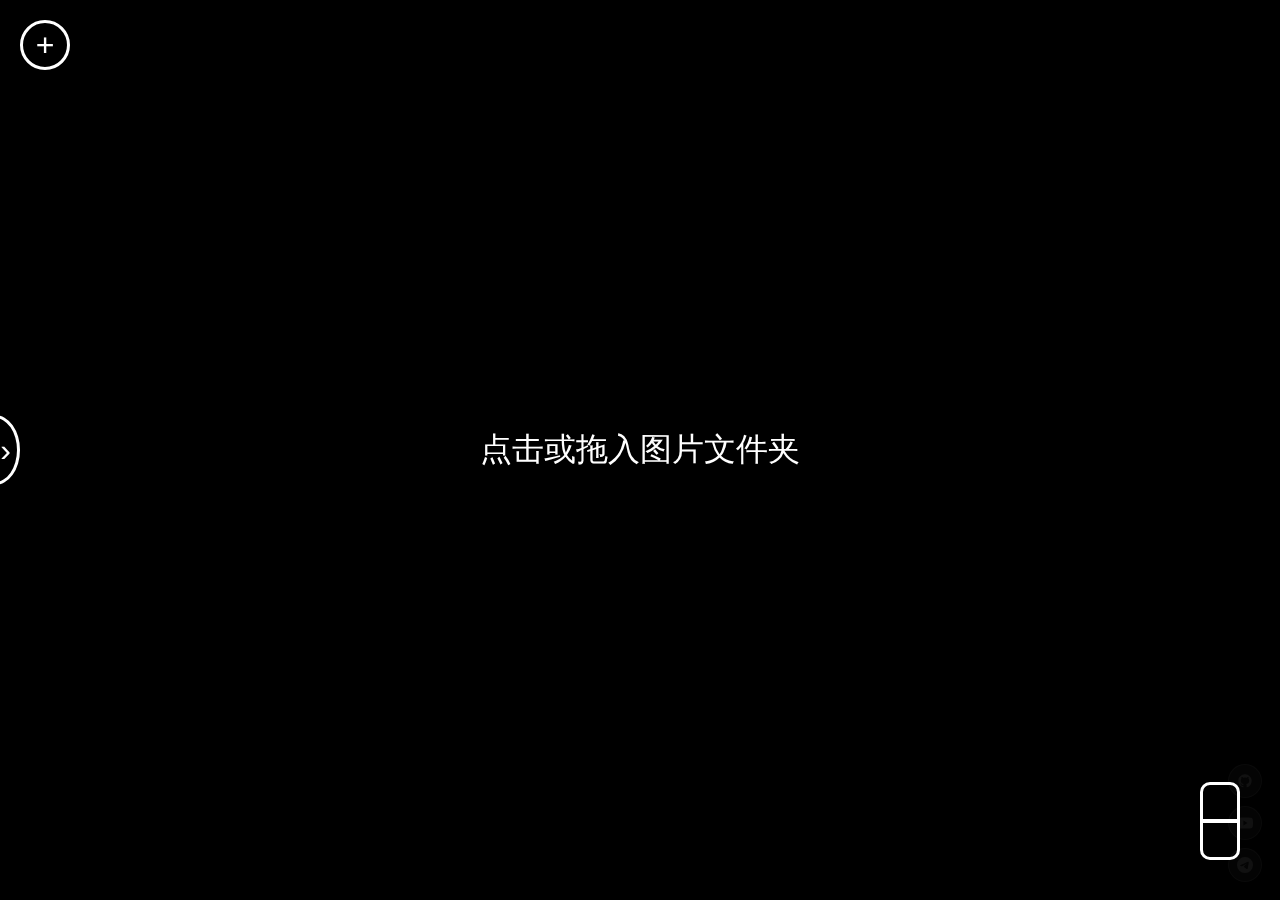
<file: 瀑布流本地图片浏览器/index.html>
<!DOCTYPE html>
<html lang="zh">
  <head>
    <title>瀑布流图片浏览器</title>
    <meta charset="UTF-8" />
    <meta name="color-scheme" content="dark" />
    <meta name="theme-color" content="black" />
    <meta name="description" content="Masonry Image Viewer" />
    <meta name="viewport" content="width=device-width, initial-scale=1" />
    <style>
      :root {
        --colgap: 0px;
        --rowgap: 0px;
        --imgradius: 0px;
        --imgborder: 0px;
        --opacity: 1;
        --halfwhite: rgba(255, 255, 255, 0.5);
        --halfblack: rgba(0, 0, 0, 0.5);
        --accent: #4f9eff;
        --accent2: #ff6b6b;
        --toolbar-bg: rgba(18,18,22,0.92);
        --tool-hover: rgba(255,255,255,0.12);
        --tool-active: rgba(79,158,255,0.35);
      }
      body {
        margin: 0;
        background-color: black;
        color: white;
        display: flex;
        overflow-y: scroll;
        font-family: 'Segoe UI', system-ui, sans-serif;
      }
      #hint {
        position: fixed;
        height: 100%;
        width: 100%;
        display: grid;
        place-items: center;
        font-size: xx-large;
      }
      #cursorplace {
        position: fixed;
        height: 100%;
        width: 1px;
        z-index: 1;
      }
      #indicator {
        position: fixed;
        top: 0;
        right: 17px;
        width: 50px;
        height: 50px;
        place-items: center;
        pointer-events: none;
        background-color: var(--halfblack);
        border-radius: 50%;
        font-size: large;
        animation: scrollmove linear;
        animation-timeline: scroll();
        display: none;
      }
      #indicator.show { display: grid; }
      @keyframes scrollmove {
        from { top: 0; }
        to { top: calc(100vh - 50px); }
      }
      #imgbox {
        flex: 1;
        display: flex;
        flex-wrap: wrap;
        line-height: 0;
        column-gap: var(--colgap);
      }
      .colflex { align-items: flex-start; }
      .rowflex::after { content: ""; flex-grow: 114514; }
      .rowflex { row-gap: var(--rowgap); }
      .imgcol {
        flex: 1;
        display: flex;
        flex-direction: column;
        row-gap: var(--rowgap);
      }
      .wrap { position: relative; cursor: pointer; }
      .wrap > img {
        width: 100%;
        height: auto;
        box-sizing: border-box;
        border: solid white;
        border-radius: var(--imgradius);
        border-width: var(--imgborder);
        transition: box-shadow 0.4s ease;
      }
      .wrap.viewing > img, .wrap.viewing > #rep {
        box-shadow: 0 0 0 3px #4f9eff, 0 0 20px rgba(79,158,255,0.5);
        border-radius: var(--imgradius);
      }
      img { user-select: none; }
      #rep { visibility: hidden; }
      .wrap:hover > .info { visibility: visible; }
      .info {
        position: absolute;
        bottom: 0;
        width: 100%;
        text-align: center;
        line-height: normal;
        border-radius: 10px;
        background-color: var(--halfblack);
        visibility: hidden;
      }
      .info > span { cursor: text; word-break: break-all; }

      /* ===== COVER / ZOOM OVERLAY ===== */
      #cover {
        position: fixed;
        z-index: 2;
        top: 0; left: 0;
        width: 100%; height: 100%;
        outline: none;
        background-color: #000;
        display: none;
      }
      #cover.show { display: block; }
      .zoom { position: fixed; }
      #previmg, #nextimg { top: 50%; opacity: 0.5; z-index: 15; }
      #previmg { left: 1%; }
      #nextimg { right: 1%; }
      #previmg:hover, #nextimg:hover { opacity: 1; }

      .floatbtn {
        position: fixed;
        z-index: 1;
        width: 50px; height: 50px;
        display: grid;
        place-items: center;
        outline: none;
        border: medium solid white;
        border-radius: 50%;
        background-color: var(--halfblack);
        color: white;
        font-size: xx-large;
        cursor: pointer;
      }
      #sidebtn {
        top: 20px; left: 20px;
        opacity: var(--opacity);
      }
      #sidebtn:hover { opacity: 1; }
      #treebtn {
        top: calc(50% - 35px);
        left: -30px;
        height: 70px;
        display: flex;
        justify-content: end;
        opacity: var(--opacity);
      }
      #treebtn:hover { opacity: 1; }
      .scrollbtn {
        position: fixed;
        z-index: 1;
        width: 40px; height: 40px;
        outline: none;
        border: medium solid white;
        background-color: var(--halfblack);
        opacity: var(--opacity);
        user-select: none;
        cursor: pointer;
      }
      .scrollbtn:hover { opacity: 1; }
      #totop { bottom: 78px; right: 40px; border-radius: 10px 10px 0 0; }
      #toend { bottom: 40px; right: 40px; border-radius: 0 0 10px 10px; }

      /* ===== SIDEBAR ===== */
      #sidebar {
        position: fixed;
        left: -400px;
        display: grid;
        align-items: center;
        grid-auto-rows: 40px;
        grid-template-columns: repeat(6, 50px);
        column-gap: 10px;
        border-radius: 20px;
        padding: 20px;
        background-color: var(--halfblack);
        white-space: nowrap;
        z-index: 1;
      }
      #sidebar.show { left: 0; }
      #sidebar > button {
        justify-self: center;
        outline: none;
        padding: 5px 10px;
        border: medium solid var(--halfwhite);
        border-radius: 50px;
        background-color: var(--halfblack);
        cursor: pointer;
        color: white;
      }
      #sidebar > button:hover { border-color: white; }
      #sidebar > button:active { background: var(--halfwhite); }
      #sidebar > button.active { background: var(--halfwhite); }
      #treebar {
        position: fixed;
        z-index: 2;
        background-color: var(--halfblack);
        display: none;
      }
      #treebar.show { display: block; }
      #resizebar {
        min-width: 200px; max-width: 50vw;
        resize: horizontal;
        overflow: scroll;
        opacity: 0.5;
      }
      #resizebar::-webkit-scrollbar { width: 20px; height: 100vh; }
      #resizebar::-webkit-resizer { background-color: white; }
      #dirtree {
        position: absolute;
        width: calc(100% - 25px);
        height: 100vh;
        direction: rtl;
        overflow-y: scroll;
        line-height: 1;
        padding-right: calc(50vw - 100%);
      }
      #dirtree > ul { margin: 0; }
      ul {
        direction: ltr;
        margin: 0 0 0 10px;
        padding: 0;
        border-left: medium solid var(--halfwhite);
      }
      li {
        position: relative;
        z-index: 1;
        min-width: 100%;
        overflow: hidden;
        white-space: nowrap;
        text-overflow: ellipsis;
        list-style: "📁" inside;
        padding-bottom: 2px;
        border-radius: 25px;
        border: medium solid transparent;
        cursor: pointer;
      }
      li:hover { width: fit-content; border-color: white; background-color: var(--halfblack); }
      li.active { background-color: var(--halfwhite); }
      li.visited { opacity: 0.75; }
      select {
        justify-self: center;
        padding: 5px;
        outline: none;
        text-align: center;
        font-size: medium;
        cursor: pointer;
        border-radius: 50px;
        background-color: var(--halfblack);
        border: medium solid var(--halfwhite);
        color: white;
      }
      select:hover { border-color: white; }
      [type="text"] {
        justify-self: center;
        box-sizing: border-box;
        width: 100%;
        padding: 5px;
        outline: none;
        text-align: center;
        font-size: medium;
        border-radius: 50px;
        border: medium solid var(--halfwhite);
        background-color: var(--halfblack);
        color: white;
      }
      [type="text"]:hover { border-color: white; }
      [type="range"] {
        appearance: none;
        width: 200px; height: 10px;
        border-radius: 10px;
        border: medium solid white;
        background-color: var(--halfblack);
        opacity: 0.5;
      }
      [type="range"]:hover { opacity: 1; }
      ::-webkit-slider-thumb {
        appearance: none;
        width: 30px; height: 30px;
        cursor: pointer;
        border-radius: 50%;
        border: medium solid white;
        background-color: var(--halfblack);
        opacity: 0.5;
      }
      ::-webkit-slider-thumb:hover { opacity: 1; }
      .span2 { grid-column: span 2; }
      .span3 { grid-column: span 3; }
      .span4 { grid-column: span 4; }
      .tootip { display: none; }
      .tip:hover .tootip {
        display: block;
        position: absolute;
        background-color: black;
        padding: 10px;
        border-radius: 10px;
      }
      ::selection { background-color: white; color: black; }

      /* ===== ANNOTATION CANVAS ===== */
      #annotCanvas {
        position: fixed;
        top: 0; left: 0;
        z-index: 10;
        pointer-events: none;
        display: none;
      }
      #annotCanvas.active { pointer-events: all; cursor: crosshair; touch-action: none; }
      #annotCanvas.text-mode { cursor: text; }
      #annotCanvas.move-mode { cursor: move; }

      /* ===== MODE BADGE (shown in browse mode on the cover) ===== */
      #editModeBtn {
        position: fixed;
        z-index: 15;
        bottom: 28px; right: 28px;
        width: 42px; height: 42px;
        border-radius: 50%;
        background: rgba(20,20,28,0.8);
        border: 1.5px solid rgba(255,255,255,0.25);
        color: rgba(255,255,255,0.7);
        cursor: pointer;
        display: none;
        align-items: center;
        justify-content: center;
        backdrop-filter: blur(12px);
        transition: all 0.2s ease;
        outline: none;
        box-shadow: 0 2px 12px rgba(0,0,0,0.5);
      }
      #editModeBtn:hover { background: rgba(79,158,255,0.25); border-color: var(--accent); color: white; }
      #editModeBtn.active { background: rgba(79,158,255,0.35); border-color: var(--accent); color: var(--accent); box-shadow: 0 0 0 3px rgba(79,158,255,0.2); }
      #editModeBtn svg { width: 18px; height: 18px; pointer-events: none; }
      #editModeBtn::after {
        content: attr(data-tip);
        position: absolute;
        right: calc(100% + 10px);
        top: 50%; transform: translateY(-50%);
        background: rgba(0,0,0,0.9);
        color: white; font-size: 11px;
        padding: 4px 8px; border-radius: 6px;
        white-space: nowrap; pointer-events: none;
        border: 1px solid rgba(255,255,255,0.15);
        font-family: 'Segoe UI', sans-serif;
        opacity: 0; transition: opacity 0.15s;
      }
      #editModeBtn:hover::after { opacity: 1; }

      /* ===== FLOATING TOOLBAR — RIGHT SIDE PANEL ===== */
      #floatToolbar {
        position: fixed;
        z-index: 25;
        /* Default: right edge, vertically centered */
        right: 12px;
        top: 50%;
        transform: translateY(-50%);
        user-select: none;
        touch-action: none;
        display: none; /* hidden until edit mode */
        flex-direction: column;
        align-items: flex-end;
        gap: 0;
      }
      #floatToolbar.edit-mode { display: flex; }

      /* The actual panel containing all rows */
      #toolPanel {
        display: flex;
        flex-direction: column;
        gap: 5px;
        align-items: flex-end;
        background: rgba(14,14,20,0.95);
        border: 1px solid rgba(255,255,255,0.1);
        border-radius: 16px;
        padding: 8px 10px;
        backdrop-filter: blur(20px);
        box-shadow: -4px 4px 32px rgba(0,0,0,0.6);
        max-height: 90vh;
        overflow-y: auto;
        overflow-x: visible;
        scrollbar-width: none;
      }
      #toolPanel::-webkit-scrollbar { display: none; }

      .tool-row {
        display: flex;
        gap: 4px;
        align-items: center;
        flex-wrap: nowrap;
      }
      /* Thin separator between rows */
      .row-sep {
        width: 100%;
        height: 1px;
        background: rgba(255,255,255,0.08);
        margin: 2px 0;
      }
      .tool-sep {
        width: 1px; height: 28px;
        background: rgba(255,255,255,0.15);
        margin: 0 2px;
        align-self: center;
        flex-shrink: 0;
      }
      .tool-btn {
        width: 36px; height: 36px;
        border-radius: 9px;
        border: none;
        background: transparent;
        color: rgba(255,255,255,0.7);
        cursor: pointer;
        display: flex;
        align-items: center;
        justify-content: center;
        transition: all 0.15s ease;
        position: relative;
        outline: none;
        flex-shrink: 0;
      }
      .tool-btn:hover {
        background: rgba(255,255,255,0.1);
        color: white;
      }
      .tool-btn.active {
        background: rgba(79,158,255,0.3);
        color: var(--accent);
        box-shadow: 0 0 0 1.5px rgba(79,158,255,0.4);
      }
      .tool-btn svg { width: 18px; height: 18px; pointer-events: none; }
      /* Tooltip rendered via JS to avoid CSS overflow clipping */
      #toolTip {
        position: fixed;
        background: rgba(0,0,0,0.92);
        color: white; font-size: 11px;
        padding: 4px 9px; border-radius: 6px;
        white-space: nowrap; pointer-events: none;
        border: 1px solid rgba(255,255,255,0.15);
        z-index: 999;
        display: none;
        transform: translateY(-50%);
      }

      /* Color & size pickers */
      .color-swatch {
        width: 20px; height: 20px;
        border-radius: 50%;
        cursor: pointer;
        border: 2px solid transparent;
        transition: all 0.15s;
        flex-shrink: 0;
        align-self: center;
      }
      .color-swatch.selected { border-color: white; transform: scale(1.2); }
      .color-swatch:hover { transform: scale(1.15); }
      .size-dot {
        border-radius: 50%;
        background: white;
        cursor: pointer;
        border: 1.5px solid transparent;
        transition: all 0.15s;
        align-self: center;
        flex-shrink: 0;
      }
      .size-dot.selected { border-color: var(--accent); }
      .size-dot:hover { opacity: 0.8; }

      /* Edit (image adjust) panel — floats left of the toolbar */
      #editPanel {
        position: absolute;
        right: calc(100% + 12px);
        top: 50%; transform: translateY(-50%);
        opacity: 0;
        pointer-events: none;
        transition: opacity 0.2s ease, transform 0.2s ease;
        background: rgba(14,14,20,0.95);
        border: 1px solid rgba(255,255,255,0.1);
        border-radius: 16px;
        padding: 14px 16px;
        backdrop-filter: blur(20px);
        box-shadow: -4px 4px 32px rgba(0,0,0,0.6);
        width: 240px;
        display: none;
        transform: translateY(-50%) translateX(8px);
      }
      #editPanel.open {
        opacity: 1;
        pointer-events: all;
        display: block;
        transform: translateY(-50%) translateX(0);
      }
      .edit-row {
        display: flex; align-items: center;
        gap: 10px; margin-bottom: 10px;
      }
      .edit-label {
        font-size: 11px; color: rgba(255,255,255,0.6);
        width: 48px; flex-shrink: 0;
      }
      .edit-slider {
        flex: 1; height: 4px; border-radius: 4px;
        border: none !important; background: rgba(255,255,255,0.2);
        outline: none; appearance: none; cursor: pointer;
        opacity: 1 !important; width: auto !important;
      }
      .edit-slider::-webkit-slider-thumb {
        appearance: none; width: 13px; height: 13px;
        border-radius: 50%; background: var(--accent);
        border: none !important; opacity: 1 !important;
        cursor: pointer; box-shadow: 0 0 0 3px rgba(79,158,255,0.25);
      }
      .edit-val {
        font-size: 11px; color: rgba(255,255,255,0.45);
        width: 26px; text-align: right;
      }

      /* Toast notification */
      #toast {
        position: fixed;
        bottom: 30px; left: 50%;
        transform: translateX(-50%) translateY(20px);
        background: rgba(20,20,28,0.95);
        color: white; padding: 8px 18px;
        border-radius: 20px; font-size: 13px;
        z-index: 100; opacity: 0;
        transition: all 0.3s ease;
        border: 1px solid rgba(255,255,255,0.15);
        pointer-events: none; white-space: nowrap;
        font-family: 'Segoe UI', sans-serif;
      }
      #toast.show { opacity: 1; transform: translateX(-50%) translateY(0); }

      /* ===== SOCIAL ICONS (bottom-right corner) ===== */
      #socialIcons {
        position: fixed;
        bottom: 18px; right: 18px;
        z-index: 50;
        display: flex;
        flex-direction: column;
        gap: 8px;
        align-items: center;
      }
      .social-icon {
        width: 32px; height: 32px;
        display: flex;
        align-items: center;
        justify-content: center;
        border-radius: 50%;
        background: rgba(255,255,255,0.06);
        border: 1px solid rgba(255,255,255,0.08);
        color: rgba(255,255,255,0.18);
        text-decoration: none;
        opacity: 0.3;
        transition: color 0.25s, background 0.25s, border-color 0.25s, opacity 0.25s, transform 0.2s;
      }
      #socialIcons:hover .social-icon {
        opacity: 1;
        color: rgba(255,255,255,0.65);
        background: rgba(255,255,255,0.1);
        border-color: rgba(255,255,255,0.25);
      }
      .social-icon:hover {
        color: white !important;
        background: rgba(255,255,255,0.18) !important;
        border-color: rgba(255,255,255,0.5) !important;
        transform: scale(1.15);
      }
      .social-icon svg { width: 16px; height: 16px; pointer-events: none; }
    </style>
  </head>
  <body>
    <div id="hint">点击或拖入图片文件夹</div>
    <div id="cursorplace"></div>
    <div id="imgbox"></div>
    <div id="indicator"></div>

    <!-- Main cover/zoom overlay -->
    <div id="cover" tabindex="1">
      <button id="previmg" class="floatbtn">&#8249;</button>
      <button id="nextimg" class="floatbtn">&#8250;</button>
    </div>

    <!-- Annotation canvas (over the cover) -->
    <canvas id="annotCanvas"></canvas>

    <!-- Text input for annotation (legacy, hidden) -->
    <input id="textInput" type="text" style="display:none" />

    <!-- Toast notification -->
    <div id="toast"></div>

    <!-- Social icons (bottom-right, subtle until hover) -->
    <div id="socialIcons">
      <a class="social-icon" href="https://github.com/ethgan/Image_Viewer/" target="_blank" rel="noopener" title="GitHub">
        <svg viewBox="0 0 24 24" fill="currentColor"><path d="M12 2C6.477 2 2 6.477 2 12c0 4.418 2.865 8.166 6.839 9.489.5.092.682-.217.682-.482 0-.237-.009-.866-.013-1.7-2.782.604-3.369-1.34-3.369-1.34-.454-1.156-1.11-1.463-1.11-1.463-.908-.62.069-.608.069-.608 1.003.07 1.531 1.03 1.531 1.03.892 1.529 2.341 1.087 2.91.831.092-.646.35-1.086.636-1.336-2.22-.253-4.555-1.11-4.555-4.943 0-1.091.39-1.984 1.029-2.683-.103-.253-.446-1.27.098-2.647 0 0 .84-.269 2.75 1.025A9.578 9.578 0 0 1 12 6.836a9.59 9.59 0 0 1 2.504.337c1.909-1.294 2.747-1.025 2.747-1.025.546 1.377.203 2.394.1 2.647.64.699 1.028 1.592 1.028 2.683 0 3.842-2.339 4.687-4.566 4.935.359.309.678.919.678 1.852 0 1.336-.012 2.415-.012 2.743 0 .267.18.578.688.48C19.138 20.163 22 16.418 22 12c0-5.523-4.477-10-10-10z"/></svg>
      </a>
      <a class="social-icon" href="https://www.youtube.com/@%E5%A5%BD%E8%BD%AF%E6%8E%A8%E8%8D%90" target="_blank" rel="noopener" title="YouTube">
        <svg viewBox="0 0 24 24" fill="currentColor"><path d="M23.495 6.205a3.007 3.007 0 0 0-2.088-2.088c-1.87-.501-9.396-.501-9.396-.501s-7.507-.01-9.396.501A3.007 3.007 0 0 0 .527 6.205a31.247 31.247 0 0 0-.522 5.805 31.247 31.247 0 0 0 .522 5.783 3.007 3.007 0 0 0 2.088 2.088c1.868.502 9.396.502 9.396.502s7.506 0 9.396-.502a3.007 3.007 0 0 0 2.088-2.088 31.247 31.247 0 0 0 .5-5.783 31.247 31.247 0 0 0-.5-5.805zM9.609 15.601V8.408l6.264 3.602z"/></svg>
      </a>
      <a class="social-icon" href="https://t.me/yt_hytj" target="_blank" rel="noopener" title="Telegram">
        <svg viewBox="0 0 24 24" fill="currentColor"><path d="M11.944 0A12 12 0 0 0 0 12a12 12 0 0 0 12 12 12 12 0 0 0 12-12A12 12 0 0 0 12 0a12 12 0 0 0-.056 0zm4.962 7.224c.1-.002.321.023.465.14a.506.506 0 0 1 .171.325c.016.093.036.306.02.472-.18 1.898-.962 6.502-1.36 8.627-.168.9-.499 1.201-.82 1.23-.696.065-1.225-.46-1.9-.902-1.056-.693-1.653-1.124-2.678-1.8-1.185-.78-.417-1.21.258-1.91.177-.184 3.247-2.977 3.307-3.23.007-.032.014-.15-.056-.212s-.174-.041-.249-.024c-.106.024-1.793 1.14-5.061 3.345-.48.33-.913.49-1.302.48-.428-.008-1.252-.241-1.865-.44-.752-.245-1.349-.374-1.297-.789.027-.216.325-.437.893-.663 3.498-1.524 5.83-2.529 6.998-3.014 3.332-1.386 4.025-1.627 4.476-1.635z"/></svg>
      </a>
    </div>

    <!-- Edit mode toggle button (shown in browse mode, top-right) -->
    <button id="editModeBtn" data-tip="进入编辑模式 (E)">
      <svg viewBox="0 0 24 24" fill="none" stroke="currentColor" stroke-width="2" stroke-linecap="round" stroke-linejoin="round">
        <path d="M11 4H4a2 2 0 0 0-2 2v14a2 2 0 0 0 2 2h14a2 2 0 0 0 2-2v-7"/>
        <path d="M18.5 2.5a2.121 2.121 0 0 1 3 3L12 15l-4 1 1-4 9.5-9.5z"/>
      </svg>
    </button>

    <!-- Right-side annotation toolbar (shown in edit mode only) -->
    <div id="floatToolbar">
      <!-- Image adjust panel (pops left) -->
      <div id="editPanel">
        <div class="edit-row">
          <span class="edit-label">亮度</span>
          <input class="edit-slider" type="range" id="slBrightness" min="-100" max="100" value="0" />
          <span class="edit-val" id="valBrightness">0</span>
        </div>
        <div class="edit-row">
          <span class="edit-label">对比度</span>
          <input class="edit-slider" type="range" id="slContrast" min="-100" max="100" value="0" />
          <span class="edit-val" id="valContrast">0</span>
        </div>
        <div class="edit-row">
          <span class="edit-label">饱和度</span>
          <input class="edit-slider" type="range" id="slSaturation" min="-100" max="100" value="0" />
          <span class="edit-val" id="valSaturation">0</span>
        </div>
        <div class="edit-row">
          <span class="edit-label">模糊</span>
          <input class="edit-slider" type="range" id="slBlur" min="0" max="20" value="0" />
          <span class="edit-val" id="valBlur">0</span>
        </div>
        <div class="edit-row" style="margin-bottom:0;gap:6px;justify-content:flex-end;">
          <button class="tool-btn" id="btnFlipH" data-tip="水平翻转" style="width:auto;padding:0 8px;font-size:11px;color:rgba(255,255,255,0.8);">↔</button>
          <button class="tool-btn" id="btnFlipV" data-tip="垂直翻转" style="width:auto;padding:0 8px;font-size:11px;color:rgba(255,255,255,0.8);">↕</button>
          <button class="tool-btn" id="btnRotate" data-tip="旋转90°" style="width:auto;padding:0 8px;font-size:13px;color:rgba(255,255,255,0.8);">↻</button>
          <button class="tool-btn" id="btnResetEdit" style="width:auto;padding:0 8px;font-size:11px;color:rgba(255,100,100,0.8);">重置</button>
        </div>
      </div>

      <!-- Main tool panel -->
      <div id="toolPanel">
        <!-- Drawing tools -->
        <div class="tool-row">
          <button class="tool-btn" id="toolArrow" data-tip="箭头 (A)">
            <svg viewBox="0 0 24 24" fill="none" stroke="currentColor" stroke-width="2" stroke-linecap="round" stroke-linejoin="round"><line x1="5" y1="19" x2="19" y2="5"/><polyline points="9 5 19 5 19 15"/></svg>
          </button>
          <button class="tool-btn" id="toolPen" data-tip="画笔 (P)">
            <svg viewBox="0 0 24 24" fill="none" stroke="currentColor" stroke-width="2" stroke-linecap="round" stroke-linejoin="round"><path d="M12 19l7-7 3 3-7 7-3-3z"/><path d="M18 13l-1.5-7.5L2 2l3.5 14.5L13 18l5-5z"/></svg>
          </button>
          <button class="tool-btn" id="toolLine" data-tip="直线 (L)">
            <svg viewBox="0 0 24 24" fill="none" stroke="currentColor" stroke-width="2" stroke-linecap="round"><line x1="4" y1="20" x2="20" y2="4"/></svg>
          </button>
          <button class="tool-btn" id="toolRect" data-tip="矩形 (R)">
            <svg viewBox="0 0 24 24" fill="none" stroke="currentColor" stroke-width="2" stroke-linecap="round" stroke-linejoin="round"><rect x="3" y="3" width="18" height="18" rx="2"/></svg>
          </button>
          <button class="tool-btn" id="toolCircle" data-tip="椭圆 (C)">
            <svg viewBox="0 0 24 24" fill="none" stroke="currentColor" stroke-width="2"><ellipse cx="12" cy="12" rx="10" ry="7"/></svg>
          </button>
          <button class="tool-btn" id="toolText" data-tip="文字 (T)">
            <svg viewBox="0 0 24 24" fill="none" stroke="currentColor" stroke-width="2" stroke-linecap="round" stroke-linejoin="round"><polyline points="4 7 4 4 20 4 20 7"/><line x1="9" y1="20" x2="15" y2="20"/><line x1="12" y1="4" x2="12" y2="20"/></svg>
          </button>
          <button class="tool-btn" id="toolMarker" data-tip="马克笔 (M)">
            <svg viewBox="0 0 24 24" fill="none" stroke="currentColor" stroke-width="2" stroke-linecap="round" stroke-linejoin="round"><path d="M3 17l4 4 12-12-4-4L3 17z"/><line x1="15" y1="3" x2="21" y2="9"/></svg>
          </button>
          <button class="tool-btn" id="toolEraser" data-tip="橡皮擦 (X)">
            <svg viewBox="0 0 24 24" fill="none" stroke="currentColor" stroke-width="2" stroke-linecap="round" stroke-linejoin="round"><path d="M20 20H7L3 16l10-10 7 7-2.5 2.5"/><path d="M6.0 11.0 L13 18"/></svg>
          </button>
          <button class="tool-btn" id="toolMosaic" data-tip="马赛克">
            <svg viewBox="0 0 24 24" fill="none" stroke="currentColor" stroke-width="2"><rect x="3" y="3" width="4" height="4"/><rect x="10" y="3" width="4" height="4"/><rect x="17" y="3" width="4" height="4"/><rect x="3" y="10" width="4" height="4"/><rect x="10" y="10" width="4" height="4"/><rect x="17" y="10" width="4" height="4"/><rect x="3" y="17" width="4" height="4"/><rect x="10" y="17" width="4" height="4"/><rect x="17" y="17" width="4" height="4"/></svg>
          </button>
        </div>
        <div class="row-sep"></div>

        <!-- Line style -->
        <div class="tool-row">
          <button class="tool-btn dash-btn active" id="dashSolid" data-dash="solid" data-tip="实线" style="width:44px;">
            <svg viewBox="0 0 32 6" width="32" height="6"><line x1="0" y1="3" x2="32" y2="3" stroke="currentColor" stroke-width="2.5" stroke-linecap="round"/></svg>
          </button>
          <button class="tool-btn dash-btn" id="dashDot" data-dash="dot" data-tip="点线" style="width:44px;">
            <svg viewBox="0 0 32 6" width="32" height="6"><line x1="0" y1="3" x2="32" y2="3" stroke="currentColor" stroke-width="2.5" stroke-dasharray="2 5" stroke-linecap="round"/></svg>
          </button>
          <button class="tool-btn dash-btn" id="dashDash" data-dash="dash" data-tip="虚线" style="width:44px;">
            <svg viewBox="0 0 32 6" width="32" height="6"><line x1="0" y1="3" x2="32" y2="3" stroke="currentColor" stroke-width="2.5" stroke-dasharray="8 4" stroke-linecap="round"/></svg>
          </button>
          <button class="tool-btn dash-btn" id="dashLong" data-dash="long" data-tip="长虚线" style="width:44px;">
            <svg viewBox="0 0 32 6" width="32" height="6"><line x1="0" y1="3" x2="32" y2="3" stroke="currentColor" stroke-width="2.5" stroke-dasharray="13 4" stroke-linecap="round"/></svg>
          </button>
        </div>
        <div class="row-sep"></div>

        <!-- Colors -->
        <div class="tool-row" style="flex-wrap:wrap;gap:5px;justify-content:flex-end;">
          <div class="color-swatch selected" data-color="#ff4545" style="background:#ff4545;"></div>
          <div class="color-swatch" data-color="#ff8c00" style="background:#ff8c00;"></div>
          <div class="color-swatch" data-color="#ffb800" style="background:#ffb800;"></div>
          <div class="color-swatch" data-color="#4ade80" style="background:#4ade80;"></div>
          <div class="color-swatch" data-color="#4f9eff" style="background:#4f9eff;"></div>
          <div class="color-swatch" data-color="#c084fc" style="background:#c084fc;"></div>
          <div class="color-swatch" data-color="#ffffff" style="background:#fff;"></div>
          <div class="color-swatch" data-color="#000000" style="background:#000;border:1px solid rgba(255,255,255,0.3)"></div>
        </div>

        <!-- Sizes -->
        <div class="tool-row" style="gap:8px;justify-content:flex-end;padding:4px 2px;">
          <div class="size-dot selected" data-size="2" style="width:5px;height:5px;"></div>
          <div class="size-dot" data-size="4" style="width:9px;height:9px;"></div>
          <div class="size-dot" data-size="8" style="width:13px;height:13px;"></div>
          <div class="size-dot" data-size="16" style="width:18px;height:18px;"></div>
        </div>
        <div class="row-sep"></div>

        <!-- Actions -->
        <div class="tool-row">
          <button class="tool-btn" id="toolEdit" data-tip="图像调整">
            <svg viewBox="0 0 24 24" fill="none" stroke="currentColor" stroke-width="2" stroke-linecap="round" stroke-linejoin="round"><circle cx="12" cy="12" r="3"/><path d="M19.07 4.93a10 10 0 0 0-14.14 0"/><path d="M4.93 19.07a10 10 0 0 0 14.14 0"/><path d="M12 2v2"/><path d="M12 20v2"/><path d="M2 12h2"/><path d="M20 12h2"/></svg>
          </button>
          <button class="tool-btn" id="toolUndo" data-tip="撤销 (Ctrl+Z)">
            <svg viewBox="0 0 24 24" fill="none" stroke="currentColor" stroke-width="2" stroke-linecap="round" stroke-linejoin="round"><polyline points="1 4 1 10 7 10"/><path d="M3.51 15a9 9 0 1 0 .49-4.93"/></svg>
          </button>
          <button class="tool-btn" id="toolDelete" data-tip="删除选中 (Del)">
            <svg viewBox="0 0 24 24" fill="none" stroke="currentColor" stroke-width="2" stroke-linecap="round" stroke-linejoin="round"><line x1="18" y1="6" x2="6" y2="18"/><line x1="6" y1="6" x2="18" y2="18"/></svg>
          </button>
          <button class="tool-btn" id="toolClear" data-tip="清除全部">
            <svg viewBox="0 0 24 24" fill="none" stroke="currentColor" stroke-width="2" stroke-linecap="round" stroke-linejoin="round"><polyline points="3 6 5 6 21 6"/><path d="M19 6l-1 14H6L5 6"/><path d="M10 11v6"/><path d="M14 11v6"/><path d="M9 6V4h6v2"/></svg>
          </button>
          <button class="tool-btn" id="toolCopyAnnot" data-tip="复制图片">
            <svg viewBox="0 0 24 24" fill="none" stroke="currentColor" stroke-width="2" stroke-linecap="round" stroke-linejoin="round"><rect x="9" y="9" width="13" height="13" rx="2"/><path d="M5 15H4a2 2 0 0 1-2-2V4a2 2 0 0 1 2-2h9a2 2 0 0 1 2 2v1"/></svg>
          </button>
          <button class="tool-btn" id="toolSave" data-tip="保存图片">
            <svg viewBox="0 0 24 24" fill="none" stroke="currentColor" stroke-width="2" stroke-linecap="round" stroke-linejoin="round"><path d="M19 21H5a2 2 0 0 1-2-2V5a2 2 0 0 1 2-2h11l5 5v11a2 2 0 0 1-2 2z"/><polyline points="17 21 17 13 7 13 7 21"/><polyline points="7 3 7 8 15 8"/></svg>
          </button>
          <!-- Exit edit mode -->
          <button class="tool-btn" id="toolExitEdit" data-tip="退出编辑模式 (E)" style="color:rgba(255,100,100,0.7);">
            <svg viewBox="0 0 24 24" fill="none" stroke="currentColor" stroke-width="2" stroke-linecap="round" stroke-linejoin="round"><path d="M9 21H5a2 2 0 0 1-2-2V5a2 2 0 0 1 2-2h4"/><polyline points="16 17 21 12 16 7"/><line x1="21" y1="12" x2="9" y2="12"/></svg>
          </button>
        </div>
      </div>
    </div>

    <!-- Nav buttons (inside cover) -->
    <button class="floatbtn" id="treebtn">&#8250;</button>
    <button class="floatbtn" id="sidebtn">+</button>
    <button class="scrollbtn" id="toend"></button>
    <button class="scrollbtn" id="totop"></button>

    <div id="treebar">
      <div id="dirtree"><ul></ul></div>
      <div id="resizebar"></div>
    </div>

    <div id="sidebar">
      <div>列距：</div>
      <input type="range" id="colgapinput" min="0" max="40" value="20" class="span4" />
      <div id="colgap">0</div>
      <div>行距：</div>
      <input type="range" id="rowgapinput" min="0" max="40" value="20" class="span4" />
      <div id="rowgap">0</div>
      <div>圆角：</div>
      <input type="range" id="imgradiusinput" min="0" max="40" value="20" class="span4" />
      <div id="imgradius">0</div>
      <div>边框：</div>
      <input type="range" id="imgborderinput" min="0" max="5" value="0" class="span4" />
      <div id="imgborder">0</div>
      <div>列数：</div>
      <button id="colflex">纵向</button>
      <input type="range" id="colcountinput" min="1" max="8" value="4" class="span3" />
      <div id="colcount">4</div>
      <div>高度：</div>
      <button id="rowflex">横向</button>
      <input type="range" id="minheightinput" min="100" max="500" value="300" step="10" class="span3" />
      <div id="minheight">250</div>
      <div>总数：</div>
      <div id="totalcount"></div>
      <div>加载：</div>
      <div id="loadedcount"></div>
      <div>显示：</div>
      <div id="showcount"></div>
      <button id="loadall">加载</button>
      <button id="pause">暂停</button>
      <div>跳转：</div>
      <input id="jumpTo" type="text" />
      <div>每次：</div>
      <input id="perload" type="text" value="25" />
      <div>排序：</div>
      <select id="sortby" class="span2">
        <option value="default">默认</option>
        <option value="lastModified">日期</option>
        <option value="size">大小</option>
      </select>
      <select id="order" class="span2">
        <option value="asc">升序</option>
        <option value="desc">降序</option>
      </select>
      <button id="resort">重排</button>
      <div>过滤：</div>
      <button id="filtmono" class="span2">黑白漫画</button>
      <button id="filtborder" class="span2">纯色边框</button>
      <button id="revert">反转</button>
      <div class="tip">
        宽高：
        <div class="tootip">
          例：<br />"16:9"表示宽高比等于16：9<br />"16:9-"表示宽高比大于16：9<br />"-16:9"表示宽高比小于16：9<br />"4:3-16:9"表示宽高比在4:3到16：9之间<br />
        </div>
      </div>
      <input type="text" id="aspectratio" class="span3" />
    </div>

    <script>
      // ============================================================
      // ORIGINAL UTILITIES & CLASSES
      // ============================================================
      class Queue {
        constructor(items = []) { this.items = items; this.getters = []; }
        push(item) { this.items.push(item); if (this.getters.length > 0) this.getters.shift()(this.items.shift()); }
        shift() {
          if (this.items.length === 0) return new Promise((resolve) => this.getters.push(resolve));
          return this.items.shift();
        }
      }
      class Semaphore {
        constructor(value = 1) { this.value = value; this.queue = []; }
        async acquire() { if (this.value > 0) this.value--; else return new Promise((resolve) => this.queue.push(resolve)); }
        release() { this.value++; if (this.queue.length > 0) this.queue.shift()(); }
      }
      DataView.prototype.getUint24 = function(byteOffset, littleEndian) {
        if (littleEndian) return this.getUint8(byteOffset) | (this.getUint8(byteOffset+1)<<8) | (this.getUint8(byteOffset+2)<<16);
        else return (this.getUint8(byteOffset)<<16) | (this.getUint8(byteOffset+1)<<8) | this.getUint8(byteOffset+2);
      };
      function throttle(func, ms = 1000) {
        let timeout; let con = this;
        return function() { if (timeout) return; func.apply(con, arguments); timeout = setTimeout(() => timeout = null, ms); };
      }
      function debounce(func, ms = 1000) {
        let timeout; let con = this;
        return function() { clearTimeout(timeout); timeout = setTimeout(() => func.apply(con, arguments), ms); };
      }
      function range(start, end, step = 1) { let arr = []; for (let i = start; i < end; i += step) arr.push(i); return arr; }
      function flatObj(obj, path) {
        obj = path.split("/").reduce((obj, name) => obj[name], obj);
        function recurse(obj) { for (let key in obj) { if (typeof obj[key] === "object") recurse(obj[key]); else arr.push(obj[key]); } }
        let arr = []; recurse(obj); return arr;
      }
      let MB = 1024**2, GB = 1024**3;
      function formatSize(bytes) {
        if (bytes < 1024) return `${bytes} B`;
        else if (bytes < MB) return `${(bytes/1024).toFixed(2)} KB`;
        else if (bytes < GB) return `${(bytes/MB).toFixed(2)} MB`;
      }
      let sleep = (ms) => new Promise((resolve) => setTimeout(resolve, ms));
      let log = console.log;
      let docEl = document.documentElement;
      let getEl = (id) => document.getElementById(id);
      let newEl = (tag) => document.createElement(tag);

      // Element references
      let aspectratio = getEl("aspectratio"), colcountinput = getEl("colcountinput");
      let cover = getEl("cover"), cursorplace = getEl("cursorplace");
      let dirtree = getEl("dirtree"), filtborder = getEl("filtborder"), filtmono = getEl("filtmono");
      let hint = getEl("hint"), imgbox = getEl("imgbox"), indicator = getEl("indicator");
      let jumpTo = getEl("jumpTo"), loadall = getEl("loadall"), loadedcount = getEl("loadedcount");
      let minheightinput = getEl("minheightinput"), nextimg = getEl("nextimg"), order = getEl("order");
      let pause = getEl("pause"), perload = getEl("perload"), previmg = getEl("previmg");
      let resort = getEl("resort"), revert = getEl("revert"), showcount = getEl("showcount");
      let sidebar = getEl("sidebar"), sidebtn = getEl("sidebtn"), sortby = getEl("sortby");
      let toend = getEl("toend"), totalcount = getEl("totalcount"), totop = getEl("totop");
      let treebar = getEl("treebar"), treebtn = getEl("treebtn");

      let zoom, flextype, currdir, minCol, minR, maxR, held = false;
      totalcount.value = 0; loadedcount.value = 0; showcount.value = 0;
      let dircount = 0, loadingAll = 0, loading = 0, filting = 0;
      let imgcols = [], marks = [], allData = new Map(), toLoad = new Queue(), visImgs = new Set();
      let configs = ["colgap","rowgap","imgradius","imgborder","colcount","minheight"];
      let enums = { colflex:"colflex", rowflex:"rowflex", default:"default", name:"name", date:"date", size:"size", asc:"asc", desc:"desc" };

      let imgObs = new IntersectionObserver((es) => { es.forEach((e) => { if (e.isIntersecting) visImgs.add(e.target.index); else visImgs.delete(e.target.index); }); });
      let dirObs = new IntersectionObserver((es) => { es.forEach((e) => { if (e.isIntersecting) { currdir?.classList.remove("active"); currdir?.classList.add("visited"); currdir = getEl("li"+e.target.index); currdir.classList.add("active"); } }); });

      // ============================================================
      // ANNOTATION SYSTEM v2 — Object Model
      // ============================================================
      const annotCanvas = getEl("annotCanvas");
      const annotCtx = annotCanvas.getContext("2d");

      // ── State ──
      let annotTool = "arrow";
      let annotColor = "#ff4545";
      let annotSize = 2;
      let annotDash = "solid";
      let annotEnabled = false;

      let annotObjects = [];
      let annotHistory = [];
      let selectedObj = null;   // object currently in "edit state"
      let dragging = false;
      let dragOffX = 0, dragOffY = 0;
      let resizingHandle = -1;
      let resizeFrozen = null;  // deep-frozen copy at resize start
      let resizeFrozenBB = null;
      let editingTextObj = null;
      let annotDrawing = false;
      let annotStartX = 0, annotStartY = 0;

      const DASH_MAP = { solid:[], dot:[2,6], dash:[10,7], long:[18,7] };
      const HANDLE_CURSORS = ["nw-resize","n-resize","ne-resize","e-resize","se-resize","s-resize","sw-resize","w-resize"];

      // ── Canvas sizing ──
      function resizeAnnotCanvas() {
        annotCanvas.width = window.innerWidth;
        annotCanvas.height = window.innerHeight;
        redrawAll();
      }
      resizeAnnotCanvas();
      window.addEventListener("resize", resizeAnnotCanvas);

      function showAnnotCanvas() { annotCanvas.style.display="block"; annotCanvas.classList.add("active"); annotEnabled=true; updateAnnotCursor(); }
      function hideAnnotCanvas() { annotCanvas.style.display="none"; annotCanvas.classList.remove("active"); annotEnabled=false; commitTextEdit(); }

      // ── History ──
      function saveHistory() { annotHistory.push(JSON.stringify(annotObjects)); if(annotHistory.length>60) annotHistory.shift(); }
      function undoAnnot() { commitTextEdit(); if(!annotHistory.length) return; annotObjects=JSON.parse(annotHistory.pop()); selectedObj=null; redrawAll(); }
      function clearAnnot() { saveHistory(); annotObjects=[]; selectedObj=null; redrawAll(); }

      // ── Geometry helpers ──
      function getBoundingBox(obj) {
        if (obj.type==="pen"||obj.type==="marker") {
          if (!obj.points?.length) return {x:0,y:0,w:4,h:4};
          let x0=Infinity,y0=Infinity,x1=-Infinity,y1=-Infinity;
          obj.points.forEach(p=>{x0=Math.min(x0,p.x);y0=Math.min(y0,p.y);x1=Math.max(x1,p.x);y1=Math.max(y1,p.y);});
          const half = (obj.size*(obj.type==="marker"?6:1))/2;
          return {x:x0-half,y:y0-half,w:(x1-x0)||4,h:(y1-y0)||4};
        }
        if (obj.type==="text") {
          const fs=obj.size*8+10;
          annotCtx.font=`bold ${fs}px 'Segoe UI',sans-serif`;
          const tw=annotCtx.measureText(obj.text||" ").width;
          return {x:obj.x1,y:obj.y1,w:tw,h:fs*1.3};
        }
        if (obj.type==="mosaic") {
          if (!obj.blocks?.length) return {x:0,y:0,w:4,h:4};
          const bs=obj.size*8;
          let x0=Infinity,y0=Infinity,x1=-Infinity,y1=-Infinity;
          obj.blocks.forEach(b=>{x0=Math.min(x0,b.x);y0=Math.min(y0,b.y);x1=Math.max(x1,b.x+bs);y1=Math.max(y1,b.y+bs);});
          return {x:x0,y:y0,w:x1-x0,h:y1-y0};
        }
        const x=Math.min(obj.x1,obj.x2??obj.x1), y=Math.min(obj.y1,obj.y2??obj.y1);
        const w=Math.abs((obj.x2??obj.x1)-obj.x1)||4, h=Math.abs((obj.y2??obj.y1)-obj.y1)||4;
        return {x,y,w,h};
      }

      const HIT_PAD = 10;
      function hitTest(obj, px, py) {
        const bb=getBoundingBox(obj);
        return px>=bb.x-HIT_PAD && px<=bb.x+bb.w+HIT_PAD && py>=bb.y-HIT_PAD && py<=bb.y+bb.h+HIT_PAD;
      }

      // 8 handles around bounding box: TL,TC,TR,MR,BR,BC,BL,ML
      // Each stores normalized anchor (ax,ay): 0=left/top, 0.5=mid, 1=right/bottom
      const SEL_PAD = 10;
      function getHandles(obj) {
        const bb=getBoundingBox(obj);
        const l=bb.x-SEL_PAD, r=bb.x+bb.w+SEL_PAD, t=bb.y-SEL_PAD, b=bb.y+bb.h+SEL_PAD;
        const mx=(l+r)/2, my=(t+b)/2;
        return [
          {x:l, y:t, ax:0,  ay:0  },  // 0 TL
          {x:mx,y:t, ax:.5, ay:0  },  // 1 TC
          {x:r, y:t, ax:1,  ay:0  },  // 2 TR
          {x:r, y:my,ax:1,  ay:.5 },  // 3 MR
          {x:r, y:b, ax:1,  ay:1  },  // 4 BR
          {x:mx,y:b, ax:.5, ay:1  },  // 5 BC
          {x:l, y:b, ax:0,  ay:1  },  // 6 BL
          {x:l, y:my,ax:0,  ay:.5 },  // 7 ML
        ];
      }
      function hitHandle(obj, px, py) {
        const handles=getHandles(obj);
        for(let i=0;i<handles.length;i++) if(Math.hypot(px-handles[i].x,py-handles[i].y)<12) return i;
        return -1;
      }

      // Resize: map all object coords from frozen-BB space to new-BB space.
      // Dragging handle with anchor (ax,ay):
      //   ax=0 → move left edge, ax=1 → move right edge, ax=0.5 → both edges shift equally (unused for now)
      function applyResize(hi, curX, curY) {
        const h = getHandles(resizeFrozen)[hi]; // anchor from frozen geometry
        const fbb = resizeFrozenBB;
        // Outer box used for mapping (= bounding box + SEL_PAD on each side)
        let ox1=fbb.x-SEL_PAD, oy1=fbb.y-SEL_PAD, ox2=fbb.x+fbb.w+SEL_PAD, oy2=fbb.y+fbb.h+SEL_PAD;
        let nx1=ox1, ny1=oy1, nx2=ox2, ny2=oy2;
        if      (h.ax===0)   nx1=curX;
        else if (h.ax===1)   nx2=curX;
        if      (h.ay===0)   ny1=curY;
        else if (h.ay===1)   ny2=curY;

        // Safety: prevent zero/negative size causing explosions
        if (nx2-nx1 < 4) { if(h.ax===0) nx1=nx2-4; else nx2=nx1+4; }
        if (ny2-ny1 < 4) { if(h.ay===0) ny1=ny2-4; else ny2=ny1+4; }

        const ow=ox2-ox1, oh=oy2-oy1;
        const nw=nx2-nx1, nh=ny2-ny1;
        const mapX = x => ow>0 ? nx1+(x-ox1)/ow*nw : nx1;
        const mapY = y => oh>0 ? ny1+(y-oy1)/oh*nh : ny1;

        const live=selectedObj, fr=resizeFrozen;
        if (fr.type==="pen"||fr.type==="marker") {
          live.points=fr.points.map(p=>({...p,x:mapX(p.x),y:mapY(p.y)}));
        } else if (fr.type==="mosaic") {
          live.blocks=fr.blocks.map(b=>({...b,x:mapX(b.x),y:mapY(b.y)}));
        } else if (fr.type==="text") {
          live.x1=mapX(fr.x1); live.y1=mapY(fr.y1);
          const scale=(Math.abs(nw)+Math.abs(nh))/(Math.abs(ow)+Math.abs(oh));
          live.size=Math.max(1,Math.round(fr.size*scale));
        } else {
          live.x1=mapX(fr.x1); live.y1=mapY(fr.y1);
          live.x2=mapX(fr.x2); live.y2=mapY(fr.y2);
        }
      }

      function moveObject(obj, dx, dy) {
        if(obj.type==="pen"||obj.type==="marker") obj.points.forEach(p=>{p.x+=dx;p.y+=dy;});
        else if(obj.type==="mosaic") obj.blocks.forEach(b=>{b.x+=dx;b.y+=dy;});
        else {obj.x1+=dx;obj.y1+=dy;if(obj.x2!=null){obj.x2+=dx;obj.y2+=dy;}}
      }

      function scaleObjectFromCenter(obj, factor) {
        const bb=getBoundingBox(obj);
        const cx=bb.x+bb.w/2, cy=bb.y+bb.h/2;
        const sp=(x,y)=>({x:cx+(x-cx)*factor,y:cy+(y-cy)*factor});
        if(obj.type==="pen"||obj.type==="marker") obj.points=obj.points.map(p=>({...p,...sp(p.x,p.y)}));
        else if(obj.type==="mosaic") obj.blocks=obj.blocks.map(b=>{const p=sp(b.x,b.y);return{...b,x:p.x,y:p.y};});
        else{const p1=sp(obj.x1,obj.y1);obj.x1=p1.x;obj.y1=p1.y;if(obj.x2!=null){const p2=sp(obj.x2,obj.y2);obj.x2=p2.x;obj.y2=p2.y;}}
      }

      // ── Drawing ──
      function drawObject(ctx, obj, isSelected) {
        ctx.save();
        const lw=obj.size;
        ctx.strokeStyle=obj.color; ctx.fillStyle=obj.color;
        ctx.lineWidth=lw; ctx.lineCap="round"; ctx.lineJoin="round";
        const dashBase=DASH_MAP[obj.dash]||[];
        ctx.setLineDash(dashBase.map(v=>v*Math.max(1,lw*0.5)));

        if(obj.type==="arrow"){
          const dashArr=DASH_MAP[obj.dash]||[];
          ctx.setLineDash(dashArr.map(v=>v*Math.max(1,lw*0.5)));
          const angle=Math.atan2(obj.y2-obj.y1,obj.x2-obj.x1), headLen=Math.max(14,lw*5);
          ctx.beginPath(); ctx.moveTo(obj.x1,obj.y1); ctx.lineTo(obj.x2,obj.y2); ctx.stroke();
          ctx.setLineDash([]);
          ctx.beginPath();
          ctx.moveTo(obj.x2,obj.y2);
          ctx.lineTo(obj.x2-headLen*Math.cos(angle-Math.PI/6),obj.y2-headLen*Math.sin(angle-Math.PI/6));
          ctx.lineTo(obj.x2-headLen*Math.cos(angle+Math.PI/6),obj.y2-headLen*Math.sin(angle+Math.PI/6));
          ctx.closePath(); ctx.fill();
        } else if(obj.type==="line"){
          ctx.beginPath(); ctx.moveTo(obj.x1,obj.y1); ctx.lineTo(obj.x2,obj.y2); ctx.stroke();
        } else if(obj.type==="rect"){
          ctx.strokeRect(obj.x1,obj.y1,obj.x2-obj.x1,obj.y2-obj.y1);
        } else if(obj.type==="circle"){
          const rx=Math.abs(obj.x2-obj.x1)/2,ry=Math.abs(obj.y2-obj.y1)/2;
          ctx.beginPath(); ctx.ellipse((obj.x1+obj.x2)/2,(obj.y1+obj.y2)/2,rx,ry,0,0,Math.PI*2); ctx.stroke();
        } else if(obj.type==="pen"||obj.type==="marker"){
          if(obj.type==="marker"){ctx.globalAlpha=0.38;ctx.lineWidth=lw*6;ctx.setLineDash([]);}
          const pts=obj.points;
          if(!pts||pts.length===0) { ctx.restore(); return; }
          if(pts.length===1){
            ctx.beginPath();
            ctx.arc(pts[0].x,pts[0].y,(obj.type==="marker"?lw*3:lw/2),0,Math.PI*2);
            ctx.fill();
          } else if(obj.type==="marker"){
            // Marker: uniform thick smooth curve
            ctx.beginPath(); ctx.moveTo(pts[0].x,pts[0].y);
            for(let i=1;i<pts.length;i++){
              const prev=pts[i-1], cur=pts[i];
              const next=pts[i+1]||cur;
              const cpx=(prev.x+cur.x)/2, cpy=(prev.y+cur.y)/2;
              const cp2x=(cur.x+next.x)/2, cp2y=(cur.y+next.y)/2;
              ctx.bezierCurveTo(cpx,cpy,cp2x,cp2y,cur.x,cur.y);
            }
            ctx.stroke();
          } else {
            // Pen: pressure-sensitive filled polygon outline (no segment-join bumps)
            ctx.setLineDash([]);
            // Build smooth spine via Catmull-Rom → Bezier, then offset left/right by half-width
            // to create a filled shape instead of stroked segments
            const n=pts.length;
            // Get tangent vectors and widths at each point
            const ws=pts.map(p=>Math.max(0.5, lw*(0.35+0.65*(p.p??0.5))));
            // Generate the centerline polyline as Catmull-Rom evaluated at fine steps
            const steps=3; // sub-steps between each pair of input points
            const spline=[]; // {x,y,w} fine-resolution spine
            for(let i=0;i<n-1;i++){
              const p0=pts[Math.max(0,i-1)];
              const p1=pts[i];
              const p2=pts[i+1];
              const p3=pts[Math.min(n-1,i+2)];
              const w1=ws[i], w2=ws[i+1];
              for(let s=0;s<=steps;s++){
                const t=s/steps;
                // Catmull-Rom
                const t2=t*t, t3=t2*t;
                const x=0.5*((2*p1.x)+(-p0.x+p2.x)*t+(2*p0.x-5*p1.x+4*p2.x-p3.x)*t2+(-p0.x+3*p1.x-3*p2.x+p3.x)*t3);
                const y=0.5*((2*p1.y)+(-p0.y+p2.y)*t+(2*p0.y-5*p1.y+4*p2.y-p3.y)*t2+(-p0.y+3*p1.y-3*p2.y+p3.y)*t3);
                const w=w1+(w2-w1)*t;
                spline.push({x,y,w});
              }
            }
            spline.push({x:pts[n-1].x,y:pts[n-1].y,w:ws[n-1]});
            if(spline.length<2){ ctx.restore(); return; }
            // Compute per-point normals along the spine
            const left=[], right=[];
            for(let i=0;i<spline.length;i++){
              const prev=spline[Math.max(0,i-1)];
              const next=spline[Math.min(spline.length-1,i+1)];
              let dx=next.x-prev.x, dy=next.y-prev.y;
              const len=Math.sqrt(dx*dx+dy*dy)||1;
              dx/=len; dy/=len;
              // Normal: rotate 90°
              const nx=-dy, ny=dx;
              const hw=spline[i].w/2;
              left.push({x:spline[i].x+nx*hw, y:spline[i].y+ny*hw});
              right.push({x:spline[i].x-nx*hw, y:spline[i].y-ny*hw});
            }
            // Draw filled shape: left side forward, right side backward, rounded caps
            ctx.beginPath();
            // Start cap (semicircle)
            const s0=spline[0], hw0=s0.w/2;
            ctx.arc(s0.x,s0.y,hw0,Math.atan2(left[0].y-s0.y,left[0].x-s0.x),Math.atan2(right[0].y-s0.y,right[0].x-s0.x));
            // Left side
            ctx.moveTo(left[0].x,left[0].y);
            for(let i=1;i<left.length;i++) ctx.lineTo(left[i].x,left[i].y);
            // End cap
            const sn=spline[spline.length-1], hwn=sn.w/2;
            ctx.arc(sn.x,sn.y,hwn,Math.atan2(left[left.length-1].y-sn.y,left[left.length-1].x-sn.x),Math.atan2(right[right.length-1].y-sn.y,right[right.length-1].x-sn.x));
            // Right side reversed
            for(let i=right.length-1;i>=0;i--) ctx.lineTo(right[i].x,right[i].y);
            ctx.closePath();
            ctx.fill();
          }
        } else if(obj.type==="text"){
          const fs=obj.size*8+10; ctx.setLineDash([]);
          ctx.font=`bold ${fs}px 'Segoe UI',sans-serif`;
          ctx.shadowColor="transparent"; ctx.shadowBlur=0;
          ctx.fillText(obj.text||"",obj.x1,obj.y1+fs);
        } else if(obj.type==="mosaic"){
          ctx.setLineDash([]); ctx.globalAlpha=1;
          obj.blocks?.forEach(b=>{ctx.fillStyle=b.color;ctx.fillRect(b.x,b.y,lw*8,lw*8);});
        }

        if(isSelected){
          ctx.restore(); ctx.save();
          const bb=getBoundingBox(obj);
          // Selection outline
          ctx.setLineDash([5,4]); ctx.strokeStyle="rgba(79,158,255,0.85)"; ctx.lineWidth=1.5;
          ctx.strokeRect(bb.x-SEL_PAD,bb.y-SEL_PAD,bb.w+SEL_PAD*2,bb.h+SEL_PAD*2);
          // Handles
          ctx.setLineDash([]);
          getHandles(obj).forEach(h=>{
            ctx.fillStyle="white"; ctx.beginPath(); ctx.arc(h.x,h.y,5,0,Math.PI*2); ctx.fill();
            ctx.strokeStyle="rgba(79,158,255,0.9)"; ctx.lineWidth=1.5; ctx.stroke();
          });
        }
        ctx.restore();
      }

      function redrawAll() {
        annotCtx.clearRect(0,0,annotCanvas.width,annotCanvas.height);
        annotObjects.forEach(obj=>drawObject(annotCtx,obj,obj===selectedObj));
        // Don't draw editingTextObj on canvas while textOverlay div is showing —
        // that causes a ghost/double shadow. Only draw a faint position marker.
        if(editingTextObj){
          annotCtx.save();
          annotCtx.setLineDash([4,3]);
          annotCtx.strokeStyle="rgba(79,158,255,0.5)";
          annotCtx.lineWidth=1;
          const fs=editingTextObj.size*8+10;
          const tw=Math.max(60, annotCtx.measureText(editingTextObj.text||" ").width);
          annotCtx.strokeRect(editingTextObj.x1-2, editingTextObj.y1-2, tw+12, fs*1.4+4);
          annotCtx.restore();
        }
      }

      function findObjectAt(x,y){
        for(let i=annotObjects.length-1;i>=0;i--) if(hitTest(annotObjects[i],x,y)) return annotObjects[i];
        return null;
      }

      function sampleMosaicColor(){const v=()=>Math.floor(Math.random()*60+80);return `rgba(${v()},${v()},${v()},0.85)`;}

      // ── Text overlay ──
      const textOverlay = document.createElement("div");
      textOverlay.contentEditable="true"; textOverlay.spellcheck=false;
      textOverlay.style.cssText="position:fixed;z-index:30;min-width:40px;max-width:600px;padding:4px 8px;background:transparent;border:1.5px dashed rgba(79,158,255,0.8);border-radius:4px;outline:none;font-family:'Segoe UI',sans-serif;font-weight:bold;white-space:pre;line-height:1.3;cursor:text;display:none;caret-color:white;color:white";
      document.body.appendChild(textOverlay);
      const textInputEl = getEl("textInput");
      if(textInputEl) textInputEl.style.display="none";

      function startTextEdit(existing){
        // existing must already be IN annotObjects (or will be added by caller)
        commitTextEdit();
        annotObjects=annotObjects.filter(o=>o!==existing); // remove while editing
        editingTextObj=existing;
        selectedObj=null;
        const fs=existing.size*8+10;
        textOverlay.style.display="block";
        textOverlay.style.fontSize=fs+"px";
        textOverlay.style.color=existing.color;
        textOverlay.style.left=Math.min(existing.x1, window.innerWidth-120)+"px";
        textOverlay.style.top=(existing.y1-4)+"px";
        textOverlay.textContent=existing.text||"";
        requestAnimationFrame(()=>{
          textOverlay.focus();
          const r=document.createRange(); r.selectNodeContents(textOverlay); r.collapse(false);
          window.getSelection().removeAllRanges(); window.getSelection().addRange(r);
          if(editingTextObj){ editingTextObj.text=textOverlay.textContent; redrawAll(); }
        });
      }
      function commitTextEdit(){
        if(!editingTextObj) return;
        const txt=textOverlay.textContent.trim();
        const obj=editingTextObj;
        editingTextObj=null;
        textOverlay.style.display="none"; textOverlay.textContent="";
        if(txt){
          obj.text=txt;
          if(!annotObjects.includes(obj)){ saveHistory(); annotObjects.push(obj); }
          selectedObj=obj; // re-select after commit so user can move/resize
        } else {
          annotObjects=annotObjects.filter(o=>o!==obj);
          selectedObj=null;
        }
        redrawAll();
      }
      textOverlay.addEventListener("input",()=>{ if(editingTextObj){ editingTextObj.text=textOverlay.textContent; redrawAll(); } });
      textOverlay.addEventListener("keydown",(e)=>{
        e.stopPropagation();
        if(e.key==="Escape"){ editingTextObj=null; textOverlay.style.display="none"; textOverlay.textContent=""; redrawAll(); }
        if(e.key==="Enter"&&!e.shiftKey){ e.preventDefault(); commitTextEdit(); }
      });
      textOverlay.addEventListener("blur",()=>setTimeout(commitTextEdit,150));

      // ── Mouse handlers ──
      annotCanvas.addEventListener("pointerdown",(e)=>{
        if(!annotEnabled) return;
        e.stopPropagation();
        e.preventDefault();
        // Capture pointer so all subsequent move/up events come to this canvas
        // even if the stylus drifts outside — and blocks OS scroll gestures
        if(e.pointerId != null) annotCanvas.setPointerCapture(e.pointerId);
        const x=e.clientX, y=e.clientY;
        if(editingTextObj){ commitTextEdit(); return; }

        // 1. Active selection: handle → resize; body → move; outside → deselect
        if(selectedObj){
          const hi=hitHandle(selectedObj,x,y);
          if(hi>=0){
            resizingHandle=hi;
            resizeFrozen=JSON.parse(JSON.stringify(selectedObj));
            resizeFrozenBB=getBoundingBox(resizeFrozen);
            saveHistory(); return;
          }
          if(hitTest(selectedObj,x,y)){
            if(e.detail===2 && selectedObj.type==="text"){ startTextEdit(selectedObj); return; }
            dragging=true; dragOffX=x; dragOffY=y; return;
          }
          // Click outside selection → deselect
          selectedObj=null; redrawAll();
          // Brush tools immediately start a new stroke; shape/text tools wait for next click
          if(!["pen","marker","eraser","mosaic"].includes(annotTool)) return;
        }

        // 2. Hit test — for shape/text/arrow tools, click on existing obj selects it
        //    Brush tools skip this — they always draw
        const isBrushTool = ["pen","marker","eraser","mosaic"].includes(annotTool);
        if(!isBrushTool){
          const hit=findObjectAt(x,y);
          if(hit){
            if(e.detail===2 && hit.type==="text"){ startTextEdit(hit); return; }
            selectedObj=hit; dragging=true; dragOffX=x; dragOffY=y;
            redrawAll(); return;
          }
        }

        // 3. Empty canvas click — text tool creates new obj, shapes start drawing
        if(annotTool==="text"){
          const newObj={type:"text",x1:x,y1:y,color:annotColor,size:annotSize,dash:annotDash,text:""};
          annotObjects.push(newObj);
          startTextEdit(newObj);
          return;
        }
        annotDrawing=true; annotStartX=x; annotStartY=y;
        const pressure = (e.pressure > 0) ? e.pressure : 0.5;
        if(annotTool==="pen"||annotTool==="marker"){
          saveHistory();
          annotObjects.push({type:annotTool,color:annotColor,size:annotSize,dash:annotDash,points:[{x,y,p:pressure}]});
          selectedObj=null;
        } else if(annotTool==="eraser"){
          // Eraser: delete any object touched — saveHistory once at stroke start
          saveHistory();
          const hit=findObjectAt(x,y);
          if(hit){ annotObjects=annotObjects.filter(o=>o!==hit); redrawAll(); }
        } else if(annotTool==="mosaic"){
          // Mosaic: rect drag — just start, blocks created on pointerup
          saveHistory();
          selectedObj=null;
          // Draw live preview on move (no annotObjects entry yet)
          redrawAll();
        }
      });

      // Helper: fill mosaic blocks in a rectangle
      function fillMosaicRect(x1,y1,x2,y2,bs){
        const blocks=[];
        const lx=Math.min(x1,x2), rx=Math.max(x1,x2), ty=Math.min(y1,y2), by2=Math.max(y1,y2);
        for(let bx=Math.floor(lx/bs)*bs; bx<rx; bx+=bs)
          for(let by=Math.floor(ty/bs)*bs; by<by2; by+=bs)
            blocks.push({x:bx,y:by,color:sampleMosaicColor()});
        return blocks;
      }

      annotCanvas.addEventListener("pointermove",(e)=>{
        if(!annotEnabled) return;
        e.preventDefault();
        const x=e.clientX, y=e.clientY;

        if(resizingHandle>=0&&selectedObj){
          applyResize(resizingHandle,x,y);
          redrawAll(); return;
        }
        if(dragging&&selectedObj){
          moveObject(selectedObj,x-dragOffX,y-dragOffY);
          dragOffX=x; dragOffY=y;
          redrawAll(); return;
        }

        // Cursor
        if(selectedObj){
          const hi=hitHandle(selectedObj,x,y);
          if(hi>=0) annotCanvas.style.cursor=HANDLE_CURSORS[hi];
          else if(hitTest(selectedObj,x,y)) annotCanvas.style.cursor="move";
          else annotCanvas.style.cursor="crosshair";
        } else if(annotTool==="text"){
          annotCanvas.style.cursor="text";
        } else if(annotTool==="eraser"){
          annotCanvas.style.cursor = makeEraserCursor(annotSize * 3);
        } else {
          annotCanvas.style.cursor="crosshair";
        }

        if(!annotDrawing) return;
        const pressure = (e.pressure > 0) ? e.pressure : 0.5;
        if(annotTool==="pen"||annotTool==="marker"){
          const last=annotObjects[annotObjects.length-1];
          if(!last) return;
          last.points.push({x,y,p:pressure});
          // Incremental draw: only re-render the last few points onto the canvas
          // instead of clearing and redrawing everything — avoids spline recompute lag
          if(annotTool==="marker"){
            const pts=last.points, n=pts.length;
            if(n>=2){
              annotCtx.save();
              annotCtx.strokeStyle=last.color; annotCtx.fillStyle=last.color;
              annotCtx.globalAlpha=0.38; annotCtx.lineWidth=last.size*6;
              annotCtx.lineCap="round"; annotCtx.lineJoin="round"; annotCtx.setLineDash([]);
              annotCtx.beginPath();
              const i=Math.max(1,n-3);
              annotCtx.moveTo(pts[i-1].x,pts[i-1].y);
              for(let j=i;j<n;j++){
                if(j<n-1){const mx=(pts[j].x+pts[j+1].x)/2,my=(pts[j].y+pts[j+1].y)/2;annotCtx.quadraticCurveTo(pts[j].x,pts[j].y,mx,my);}
                else annotCtx.lineTo(pts[j].x,pts[j].y);
              }
              annotCtx.stroke();
              annotCtx.restore();
            }
          } else {
            // Pen: incremental filled circle at tip + narrow connecting segment
            // Full smooth redraw scheduled after stroke ends; during drawing use fast preview
            const pts=last.points, n=pts.length;
            if(n>=2){
              const p0=pts[n-2], p1=pts[n-1];
              const w0=Math.max(0.5,last.size*(0.35+0.65*(p0.p??0.5)));
              const w1=Math.max(0.5,last.size*(0.35+0.65*(p1.p??0.5)));
              annotCtx.save();
              annotCtx.strokeStyle=last.color; annotCtx.fillStyle=last.color;
              annotCtx.lineCap="round"; annotCtx.lineJoin="round"; annotCtx.setLineDash([]);
              // Draw a tapered capsule between the two points
              const dx=p1.x-p0.x, dy=p1.y-p0.y;
              const len=Math.sqrt(dx*dx+dy*dy)||1;
              const nx=-dy/len, ny=dx/len; // normal
              annotCtx.beginPath();
              annotCtx.moveTo(p0.x+nx*w0/2, p0.y+ny*w0/2);
              annotCtx.lineTo(p1.x+nx*w1/2, p1.y+ny*w1/2);
              annotCtx.arc(p1.x,p1.y,w1/2, Math.atan2(ny,nx), Math.atan2(-ny,-nx));
              annotCtx.lineTo(p0.x-nx*w0/2, p0.y-ny*w0/2);
              annotCtx.arc(p0.x,p0.y,w0/2, Math.atan2(-ny,-nx), Math.atan2(ny,nx));
              annotCtx.closePath();
              annotCtx.fill();
              annotCtx.restore();
            }
          }
        } else if(annotTool==="eraser"){
          const before = annotObjects.length;
          annotObjects = annotObjects.filter(o => !hitTest(o, x, y));
          if(annotObjects.length !== before) redrawAll();
        } else if(annotTool==="mosaic"){
          // Show live rect preview
          annotCtx.clearRect(0,0,annotCanvas.width,annotCanvas.height);
          annotObjects.forEach(o=>drawObject(annotCtx,o,o===selectedObj));
          // Preview mosaic blocks
          const bs=annotSize*8;
          const blocks=fillMosaicRect(annotStartX,annotStartY,x,y,bs);
          annotCtx.save();
          blocks.forEach(b=>{annotCtx.fillStyle=b.color;annotCtx.fillRect(b.x,b.y,bs,bs);});
          // Draw selection rect outline
          annotCtx.setLineDash([4,3]);
          annotCtx.strokeStyle="rgba(255,255,255,0.7)";
          annotCtx.lineWidth=1.5;
          annotCtx.strokeRect(Math.min(annotStartX,x),Math.min(annotStartY,y),Math.abs(x-annotStartX),Math.abs(y-annotStartY));
          annotCtx.restore();
        } else if(["arrow","line","rect","circle"].includes(annotTool)){
          annotCtx.clearRect(0,0,annotCanvas.width,annotCanvas.height);
          annotObjects.forEach(o=>drawObject(annotCtx,o,o===selectedObj));
          drawObject(annotCtx,{type:annotTool,color:annotColor,size:annotSize,dash:annotDash,x1:annotStartX,y1:annotStartY,x2:x,y2:y},false);
        }
      });

      annotCanvas.addEventListener("pointerup",(e)=>{
        if(!annotEnabled) return;
        e.stopPropagation();
        const x=e.clientX, y=e.clientY;
        if(resizingHandle>=0){resizingHandle=-1;resizeFrozen=null;resizeFrozenBB=null;redrawAll();return;}
        if(dragging){dragging=false;return;}
        if(!annotDrawing) return;
        annotDrawing=false;
        // Pen/marker: full clean spline redraw to replace the incremental preview
        if(annotTool==="pen"||annotTool==="marker"){ redrawAll(); return; }
        if(annotTool==="mosaic"){
          const bs=annotSize*8;
          const blocks=fillMosaicRect(annotStartX,annotStartY,x,y,bs);
          if(blocks.length){
            const obj={type:"mosaic",size:annotSize,blocks};
            annotObjects.push(obj); selectedObj=obj;
          }
          redrawAll(); return;
        }
        if(["arrow","line","rect","circle"].includes(annotTool)){
          if(Math.abs(x-annotStartX)<3&&Math.abs(y-annotStartY)<3){redrawAll();return;}
          saveHistory();
          const obj={type:annotTool,color:annotColor,size:annotSize,dash:annotDash,x1:annotStartX,y1:annotStartY,x2:x,y2:y};
          annotObjects.push(obj); selectedObj=obj; redrawAll();
        }
      });

      annotCanvas.addEventListener("pointerleave",()=>{annotDrawing=false;});
      annotCanvas.addEventListener("dblclick",(e)=>{
        if(!annotEnabled) return;
        for(let i=annotObjects.length-1;i>=0;i--){
          if(annotObjects[i].type==="text"&&hitTest(annotObjects[i],e.clientX,e.clientY)){
            startTextEdit(annotObjects[i]); return;
          }
        }
      });


      // ============================================================
      // IMAGE EDIT STATE
      // ============================================================
      let editState = { brightness: 0, contrast: 0, saturation: 0, blur: 0, flipH: false, flipV: false, rotation: 0 };

      function buildFilterString() {
        const b = editState.brightness, c = editState.contrast, s = editState.saturation, bl = editState.blur;
        return `brightness(${1 + b/100}) contrast(${1 + c/100}) saturate(${1 + s/100}) blur(${bl}px)`;
      }
      function applyEditToZoom() {
        if (!zoom) return;
        zoom.style.filter = buildFilterString();
        let t = "";
        if (editState.flipH) t += " scaleX(-1)";
        if (editState.flipV) t += " scaleY(-1)";
        if (editState.rotation) t += ` rotate(${editState.rotation}deg)`;
        zoom.style.transform = t || "none";
      }
      function resetEdit() {
        editState = { brightness: 0, contrast: 0, saturation: 0, blur: 0, flipH: false, flipV: false, rotation: 0 };
        ["Brightness","Contrast","Saturation","Blur"].forEach(k => {
          getEl("sl"+k).value = 0;
          getEl("val"+k).innerText = 0;
        });
        applyEditToZoom();
      }

      ["Brightness","Contrast","Saturation","Blur"].forEach(k => {
        getEl("sl"+k).addEventListener("input", (e) => {
          editState[k.toLowerCase()] = +e.target.value;
          getEl("val"+k).innerText = e.target.value;
          applyEditToZoom();
        });
      });

      getEl("btnFlipH").addEventListener("click", () => { editState.flipH = !editState.flipH; applyEditToZoom(); });
      getEl("btnFlipV").addEventListener("click", () => { editState.flipV = !editState.flipV; applyEditToZoom(); });
      getEl("btnRotate").addEventListener("click", () => { editState.rotation = (editState.rotation + 90) % 360; applyEditToZoom(); });
      getEl("btnResetEdit").addEventListener("click", resetEdit);

      // ============================================================
      // MODE SYSTEM: browse vs edit
      // ============================================================
      const floatToolbar = getEl("floatToolbar");
      const toolPanel = getEl("toolPanel");
      const editPanel = getEl("editPanel");
      const editModeBtn = getEl("editModeBtn");
      let isEditMode = false;
      let editPanelOpen = false;

      function enterEditMode() {
        isEditMode = true;
        floatToolbar.classList.add("edit-mode");
        editModeBtn.classList.add("active");
        editModeBtn.dataset.tip = "退出编辑 (E)";
        showAnnotCanvas();
        // Hide nav arrows in edit mode
        previmg.style.display = "none";
        nextimg.style.display = "none";
        cover.style.cursor = "default";
        // Isolate: prevent stylus/touch from scrolling the page behind
        document.body.style.overflow = "hidden";
        document.body.style.touchAction = "none";
        cover.style.touchAction = "none";
      }

      function exitEditMode() {
        isEditMode = false;
        floatToolbar.classList.remove("edit-mode");
        editModeBtn.classList.remove("active");
        editModeBtn.dataset.tip = "进入编辑模式 (E)";
        editPanelOpen = false;
        editPanel.classList.remove("open");
        setTimeout(() => { if (!editPanelOpen) editPanel.style.display = "none"; }, 200);
        getEl("toolEdit").classList.remove("active");
        commitTextEdit();
        hideAnnotCanvas();
        previmg.style.display = "";
        nextimg.style.display = "";
        cover.style.cursor = "";
        // Restore scroll
        document.body.style.overflow = "";
        document.body.style.touchAction = "";
        cover.style.touchAction = "";
      }

      editModeBtn.addEventListener("click", (e) => {
        e.stopPropagation();
        if (isEditMode) exitEditMode(); else enterEditMode();
      });

      // Exit edit btn inside toolbar
      getEl("toolExitEdit").addEventListener("click", (e) => { e.stopPropagation(); exitEditMode(); });

      // Make toolbar draggable by its panel
      let tbDragging = false, tbStartX, tbStartY, tbOrigX, tbOrigY, tbMoved = false;
      toolPanel.addEventListener("mousedown", (e) => {
        // Only drag from empty space (not buttons)
        if (e.target !== toolPanel) return;
        if (e.button !== 0) return;
        tbDragging = true; tbMoved = false;
        tbStartX = e.clientX; tbStartY = e.clientY;
        const rect = floatToolbar.getBoundingClientRect();
        tbOrigX = rect.left; tbOrigY = rect.top;
        e.preventDefault();
      });
      document.addEventListener("mousemove", (e) => {
        if (!tbDragging) return;
        const dx = e.clientX - tbStartX, dy = e.clientY - tbStartY;
        if (Math.abs(dx) > 4 || Math.abs(dy) > 4) tbMoved = true;
        if (!tbMoved) return;
        floatToolbar.style.right = "auto";
        floatToolbar.style.left = (tbOrigX + dx) + "px";
        floatToolbar.style.top = (tbOrigY + dy) + "px";
        floatToolbar.style.transform = "none";
        e.preventDefault();
      });
      document.addEventListener("mouseup", (e) => {
        if (tbDragging && e.button === 0) tbDragging = false;
      });

      // ── Dynamic eraser cursor ──
      function makeEraserCursor(radius) {
        const r = Math.max(4, radius);
        const size = (r + 3) * 2;
        const cv = document.createElement("canvas");
        cv.width = cv.height = size;
        const cx2 = cv.getContext("2d");
        cx2.beginPath();
        cx2.arc(size/2, size/2, r, 0, Math.PI*2);
        cx2.strokeStyle = "rgba(255,255,255,0.9)";
        cx2.lineWidth = 1.5;
        cx2.stroke();
        cx2.beginPath();
        cx2.arc(size/2, size/2, r, 0, Math.PI*2);
        cx2.strokeStyle = "rgba(0,0,0,0.5)";
        cx2.lineWidth = 0.5;
        cx2.setLineDash([3,3]);
        cx2.stroke();
        return `url(${cv.toDataURL()}) ${size/2} ${size/2}, crosshair`;
      }
      function updateAnnotCursor() {
        if (!annotEnabled) return;
        if (annotTool === "eraser") {
          annotCanvas.style.cursor = makeEraserCursor(annotSize * 3);
        } else if (annotTool === "text") {
          annotCanvas.style.cursor = "text";
        } else {
          annotCanvas.style.cursor = "crosshair";
        }
      }
      const toolMap = { toolArrow:"arrow", toolPen:"pen", toolLine:"line", toolRect:"rect", toolCircle:"circle", toolText:"text", toolMarker:"marker", toolEraser:"eraser", toolMosaic:"mosaic" };
      const toolNames = Object.keys(toolMap);

      function setTool(id) {
        commitTextEdit();
        selectedObj = null;
        annotTool = toolMap[id] || "arrow";
        toolNames.forEach(n => { const el=getEl(n); if(el) el.classList.remove("active"); });
        const el=getEl(id); if(el) el.classList.add("active");
        updateAnnotCursor();
        redrawAll();
      }

      // ── Tooltip: smart positioning to stay fully on-screen ──
      const toolTipEl = getEl("toolTip");
      function showTooltip(btn) {
        const tip = btn.getAttribute("data-tip");
        if (!tip) return;
        toolTipEl.textContent = tip;
        toolTipEl.style.display = "block";
        toolTipEl.style.left = "-9999px";
        toolTipEl.style.top  = "-9999px";
        requestAnimationFrame(() => {
          const br = btn.getBoundingClientRect();
          const tw = toolTipEl.offsetWidth, th = toolTipEl.offsetHeight;
          const margin = 6;
          // Prefer left of the toolbar panel; fall back to right if no room
          let left = br.left - tw - 10;
          if (left < margin) left = br.right + 10;
          // Vertically: align centre to button centre, clamp to viewport
          let top = br.top + br.height / 2 - th / 2;
          top = Math.max(margin, Math.min(window.innerHeight - th - margin, top));
          toolTipEl.style.left = left + "px";
          toolTipEl.style.top  = top  + "px";
        });
      }
      document.querySelectorAll("[data-tip]").forEach(btn => {
        btn.addEventListener("mouseenter", () => showTooltip(btn));
        btn.addEventListener("mouseleave", () => { toolTipEl.style.display = "none"; });
        btn.addEventListener("mousedown",  () => { toolTipEl.style.display = "none"; });
      });

      toolNames.forEach(id => {
        getEl(id)?.addEventListener("click", (e) => { e.stopPropagation(); setTool(id); });
      });
      getEl("toolArrow").classList.add("active");

      // Dash style buttons
      document.querySelectorAll(".dash-btn").forEach(btn => {
        btn.addEventListener("click", (e) => {
          e.stopPropagation();
          document.querySelectorAll(".dash-btn").forEach(b => b.classList.remove("active"));
          btn.classList.add("active");
          annotDash = btn.dataset.dash;
          if (selectedObj && !["pen","marker","mosaic","text"].includes(selectedObj.type)) {
            saveHistory(); selectedObj.dash = annotDash; redrawAll();
          }
        });
      });

      // Color swatches
      document.querySelectorAll(".color-swatch").forEach(sw => {
        sw.addEventListener("click", (e) => {
          e.stopPropagation();
          document.querySelectorAll(".color-swatch").forEach(s => s.classList.remove("selected"));
          sw.classList.add("selected");
          annotColor = sw.dataset.color;
          if (selectedObj) { saveHistory(); selectedObj.color = annotColor; redrawAll(); }
        });
      });

      // Size dots
      document.querySelectorAll(".size-dot").forEach(dot => {
        dot.addEventListener("click", (e) => {
          e.stopPropagation();
          document.querySelectorAll(".size-dot").forEach(d => d.classList.remove("selected"));
          dot.classList.add("selected");
          annotSize = +dot.dataset.size;
          if (selectedObj) { saveHistory(); selectedObj.size = annotSize; redrawAll(); }
          updateAnnotCursor(); // update eraser circle size
        });
      });

      // Undo / delete / clear
      getEl("toolUndo").addEventListener("click", (e) => { e.stopPropagation(); undoAnnot(); });
      getEl("toolDelete").addEventListener("click", (e) => {
        e.stopPropagation();
        if (selectedObj) { saveHistory(); annotObjects = annotObjects.filter(o => o !== selectedObj); selectedObj = null; redrawAll(); }
      });
      getEl("toolClear").addEventListener("click", (e) => { e.stopPropagation(); clearAnnot(); });

      // Edit panel toggle
      getEl("toolEdit").addEventListener("click", (e) => {
        e.stopPropagation();
        editPanelOpen = !editPanelOpen;
        if (editPanelOpen) {
          editPanel.style.display = "block";
          requestAnimationFrame(() => editPanel.classList.add("open"));
        } else {
          editPanel.classList.remove("open");
          setTimeout(() => { if (!editPanelOpen) editPanel.style.display = "none"; }, 200);
        }
        getEl("toolEdit").classList.toggle("active", editPanelOpen);
      });

      // Copy annotated image
      getEl("toolCopyAnnot").addEventListener("click", async (e) => {
        e.stopPropagation();
        if (!zoom) return;
        try {
          const merged = mergeZoomWithAnnotations();
          merged.toBlob(async (blob) => {
            await navigator.clipboard.write([new ClipboardItem({ [blob.type]: blob })]);
            showToast("已复制到剪贴板 ✓");
          }, "image/png");
        } catch(err) { showToast("复制失败：" + err.message); }
      });

      // Save image
      getEl("toolSave").addEventListener("click", (e) => {
        e.stopPropagation();
        if (!zoom) return;
        const merged = mergeZoomWithAnnotations();
        merged.toBlob((blob) => {
          const a = document.createElement("a");
          a.href = URL.createObjectURL(blob);
          a.download = (zoom.alt || "image") + "_annotated.png";
          a.click(); URL.revokeObjectURL(a.href);
          showToast("已保存 ✓");
        }, "image/png");
      });

      function mergeZoomWithAnnotations() {
        // First render all annotations to annotCanvas (without selection highlight)
        const prev = selectedObj; selectedObj = null; redrawAll(); selectedObj = prev;
        const out = document.createElement("canvas");
        const rect = zoom.getBoundingClientRect();
        out.width = rect.width; out.height = rect.height;
        const ctx = out.getContext("2d");
        ctx.save();
        if (editState.flipH || editState.flipV || editState.rotation) {
          ctx.translate(out.width/2, out.height/2);
          if (editState.rotation) ctx.rotate(editState.rotation * Math.PI/180);
          ctx.scale(editState.flipH ? -1:1, editState.flipV ? -1:1);
          ctx.translate(-out.width/2, -out.height/2);
        }
        ctx.filter = buildFilterString();
        ctx.drawImage(zoom, 0, 0, out.width, out.height);
        ctx.restore();
        ctx.drawImage(annotCanvas, rect.left, rect.top, rect.width, rect.height, 0, 0, out.width, out.height);
        // Restore with selection
        redrawAll();
        return out;
      }

      // Toast
      function showToast(msg, duration = 2000) {
        const t = getEl("toast");
        t.innerText = msg;
        t.classList.add("show");
        setTimeout(() => t.classList.remove("show"), duration);
      }

      // ============================================================
      // ORIGINAL FUNCTIONS (with scroll-to-image after close)
      // ============================================================
      function initSort() {
        ["sortby","order","perload"].forEach((id) => {
          let store = localStorage.getItem(id);
          let select = getEl(id);
          if (store) select.value = store;
          select.onchange = (e) => localStorage.setItem(id, e.target.value);
        });
      }
      function initFilt() {
        ["filtmono","filtborder","revert"].forEach((id) => {
          let store = localStorage.getItem(id);
          let button = getEl(id);
          button.active = store === "true";
          if (button.active) button.classList.add("active");
          button.onclick = (e) => {
            let button = e.target;
            button.classList.toggle("active");
            button.active = button.classList.contains("active");
            localStorage.setItem(button.id, button.active);
            if (!filtmono.active && !filtborder.active && revert.active) return;
            reflow();
          };
        });
      }
      function initFlex() {
        let store = localStorage.getItem("flextype");
        flextype = store !== null ? store : enums.colflex;
        getEl(flextype).classList.add("active");
        imgbox.className = flextype;
        ["colflex","rowflex"].forEach((id, i, arr) => {
          let el = getEl(id);
          el.onclick = (e) => {
            let button = e.target;
            if (flextype === button.id) return;
            flextype = button.id;
            localStorage.setItem("flextype", flextype);
            imgbox.className = flextype;
            arr.forEach((el) => getEl(el).classList.remove("active"));
            button.classList.add("active");
            reflow();
          };
        });
      }
      function initConfig(id) {
        let input = getEl(id + "input");
        input.oninput = (e) => (getEl(id).innerText = e.target.value);
        input.onchange = (e) => {
          let val = e.target.value;
          configs[id] = val;
          docEl.style.setProperty("--" + id, val + "px");
          localStorage.setItem(id, val);
        };
        let store = localStorage.getItem(id);
        if (store) input.value = store;
        input.onchange({ target: input });
        input.oninput({ target: input });
      }

      document.ondrop = async (e) => {
        if (e.dataTransfer.types[0] !== "Files") return;
        e.preventDefault();
        let items = [...e.dataTransfer.items].map((item) => item.getAsFileSystemHandle());
        initLoad();
        await handle(items);
        if (sortby.value !== enums.default || order.value !== enums.asc) reflow();
      };
      document.onpaste = async (e) => {
        const clipItems = e.clipboardData?.items;
        if (!clipItems) return;
        const itemList = [...clipItems];

        // Check for raw image data first (screenshot / copy from browser)
        const imageItem = itemList.find(i => i.kind === "file" && i.type.startsWith("image/"));
        if (imageItem) {
          e.preventDefault();
          const blob = imageItem.getAsFile();
          if (!blob) return;
          const reader = new FileReader();
          reader.onload = (ev) => {
            const dataUrl = ev.target.result;
            const img = new Image();
            img.onload = () => {
              const hintEl = getEl("hint");
              if (hintEl) hintEl.style.display = "none";
              docEl.style.setProperty("--opacity", "0");
              if (flextype === enums.colflex && imgcols.length === 0) {
                for (let _ of Array(parseInt(colcountinput.value))) {
                  const col = newEl("div"); col.className = "imgcol";
                  col.onmouseout = addInfo; imgcols.push(col);
                }
                imgbox.replaceChildren(...imgcols);
                minCol = imgcols[0];
              }
              const fname = `paste_${Date.now()}.png`;
              const fakeFile = new File([blob], fname, { type: blob.type });
              fakeFile.index = ++totalcount.value;
              fakeFile.path = fname; fakeFile.dir = "";
              fakeFile.lastModifiedDate = new Date(fakeFile.lastModified);
              img.index = fakeFile.index; img.alt = fname; img.path = fname;
              totalcount.innerText = totalcount.value;
              loadedcount.innerText = ++loadedcount.value;
              showcount.innerText = ++showcount.value;
              const wrap = newEl("div"); wrap.className = "wrap";
              wrap.appendChild(img); wrap.id = "img" + showcount.value; wrap.index = showcount.value;
              allData.set(fname, { file: fakeFile, img, wrap });
              imgObs.observe(wrap);
              if (flextype === enums.colflex) {
                minCol = imgcols.reduce((a, b) => a.offsetHeight <= b.offsetHeight ? a : b);
                minCol.appendChild(wrap);
              } else { resize(wrap); imgbox.appendChild(wrap); }
              showToast("已粘贴图片 ✓");
            };
            img.onerror = () => showToast("粘贴失败：图片无法渲染");
            img.src = dataUrl;
          };
          reader.onerror = () => showToast("粘贴失败：无法读取数据");
          reader.readAsDataURL(blob);
          return;
        }

        // Fall back to filesystem handles (folder drag-drop)
        if (e.clipboardData.types.includes("Files")) {
          const fsItems = itemList.filter(i => i.kind === "file");
          const hasHandle = fsItems.some(i => typeof i.getAsFileSystemHandle === "function");
          if (hasHandle) {
            let items = fsItems.map(i => i.getAsFileSystemHandle());
            initLoad();
            await handle(items);
            if (sortby.value !== enums.default || order.value !== enums.asc) reflow();
          }
        }
      };
      hint.onclick = async () => {
        let items = await showDirectoryPicker({ mode: "readwrite", startIn: "pictures" });
        initLoad();
        await handle(items.values());
        if (sortby.value !== enums.default || order.value !== enums.asc) reflow();
      };
      function initLoad() {
        if (loadedcount.value > 0) return;
        if (sortby.value === enums.default && order.value === enums.asc) reflow();
        docEl.style.setProperty("--opacity", "0");
        hint.remove();
      }
      async function handle(items, dir = "", folderUl = dirtree.children[0]) {
        for await (let item of items) {
          let name = item.name, path = dir + "/" + name;
          if (allData.has(path)) continue;
          if (item.kind === "directory") {
            dircount++;
            let val = totalcount.value, index = val + dircount;
            let li = newEl("li"); li.innerText = name; li.id = "li"+index; li.index = index;
            folderUl.appendChild(li);
            let ul = newEl("ul"); folderUl.appendChild(ul);
            toLoad.push(path); allData.set(path, index);
            await handle(item.values(), path, ul);
            if (val === totalcount.value) { li.style.display = "none"; ul.style.display = "none"; }
          }
          if (item.kind === "file") {
            let file = await item.getFile();
            if (!file.type.match(/image.*/)) continue;
            totalcount.value++;
            file.dir = dir; file.path = path; file.index = totalcount.value + dircount;
            allData.set(path, { file }); toLoad.push(path);
            totalcount.innerText = totalcount.value;
          }
        }
      }
      function reflow(index = 0) {
        if (!filtmono.active && !filtborder.active && revert.active) return;
        imgbox.querySelectorAll(".mark").forEach((el) => el.remove());
        minCol = imgbox; marks = []; visImgs.clear(); imgcols = [];
        if (flextype === enums.colflex) {
          for (let _ of Array(parseInt(colcountinput.value))) {
            let imgcol = newEl("div"); imgcol.className = "imgcol"; imgcols.push(imgcol); imgcol.onmouseout = addInfo;
          }
        }
        imgbox.replaceChildren(...imgcols);
        loading = 0;
        if (showcount.value > 0) {
          toLoad.getters.forEach((rsv) => rsv());
          toLoad.items = [...allData.keys()];
          showcount.value = 0;
        }
        if (index > 0) toLoad.items = toLoad.items.slice(index);
        let key = sortby.value;
        if (key !== enums.default)
          toLoad.items = toLoad.items.filter((p) => typeof allData.get(p) === "object").sort((a, b) => allData.get(a).file[key] - allData.get(b).file[key]);
        if (order.value === enums.desc) toLoad.items.reverse();
        loadNext();
      }
      async function loadNext() {
        if (loading > 0 || (!loadingAll && docEl.scrollTop + docEl.clientHeight < minCol.scrollHeight - docEl.clientHeight)) return;
        for (let _ of Array(parseInt(perload.value))) {
          let path = await toLoad.shift();
          if (!path) return;
          let data = allData.get(path);
          if (typeof data === "number") {
            let mark = newEl("div"); mark.index = data; dirObs.observe(mark); marks.push(mark); continue;
          }
          let file = data.file, w, h, img;
          if (maxR) {
            if (file.width) [w, h] = [file.width, file.height];
            else { [w, h, img] = await getWH(file); [file.width, file.height] = [w, h]; if (img) data.img = img; }
            if (h * minR > w + 2 || h * maxR < w - 2) continue;
          }
          let wrap = data.wrap;
          if (wrap) { loadImg(wrap); continue; }
          let onloaded = () => {
            URL.revokeObjectURL(img.src);
            loadedcount.innerText = loadedcount.value++ + 1;
            let wrap = newEl("div"); wrap.className = "wrap"; wrap.appendChild(img);
            data.wrap = wrap; loadImg(wrap); loading--; loadNext();
          };
          if (data.img) { img = data.img; onloaded(); } else {
            img = new Image(); data.img = img; loading++;
            img.onload = onloaded; img.onerror = onloaded;
            img.src = URL.createObjectURL(file);
          }
          img.index = file.index; img.alt = file.name; img.path = file.path;
        }
        setTimeout(loadNext, 0);
      }
      function addInfo(e) {
        let img = e.relatedTarget;
        if (img?.tagName !== "IMG") return;
        let wrap = img.parentElement;
        if (wrap.hasInfo) return;
        let file = allData.get(img.path).file;
        let imgInfo = [formatSize(file.size), `${img.naturalWidth}x${img.naturalHeight}`, file.lastModifiedDate.toLocaleString().replaceAll("/","-"), file.name, file.dir];
        imgInfo = imgInfo.flatMap((t) => { let span = newEl("span"); span.innerText = t; let br = newEl("br"); return [span, br]; });
        let infoBar = newEl("div"); infoBar.classList.add("info"); infoBar.replaceChildren(...imgInfo);
        wrap.appendChild(infoBar); wrap.hasInfo = 1;
      }
      function loadImg(wrap) {
        let img = wrap.children[0];
        if (((filtmono.active && isMono(img)) || (filtborder.active && isMonoBorder(img))) ^ revert.active) return;
        imgObs.observe(wrap); wrap.removeAttribute("style");
        showcount.innerText = showcount.value++ + 1;
        wrap.id = "img" + showcount.value; wrap.index = showcount.value;
        if (img.index > marks[0]?.index) wrap.appendChild(marks.shift());
        if (flextype === enums.colflex) {
          minCol = imgcols.reduce((prev, curr) => prev.offsetHeight <= curr.offsetHeight ? prev : curr);
          minCol.appendChild(wrap);
        } else { resize(wrap); imgbox.appendChild(wrap); }
      }
      function resize(wrap) {
        let img = wrap.children[0], ratio = img.naturalWidth / img.naturalHeight;
        wrap.style.flexBasis = ratio * minheightinput.value + "px";
        wrap.style.flexGrow = ratio;
      }
      function isMonoBorder(img) {
        if (img.isMonoBorder !== undefined) return img.isMonoBorder;
        let { ctx, width, height } = getThumb(img);
        let d = (x, y, w, h) => ctx.getImageData(x, y, w, h).data;
        let wasd = [...d(0,0,1,height),...d(0,0,width,1),...d(width-1,0,1,height),...d(0,height-1,width,1)];
        let bns = [];
        for (let i of range(0, wasd.length, 4)) bns.push(Math.round((wasd[i]+wasd[i+1]+wasd[i+2])/3/4));
        let counts = bns.reduce((acc, curr) => acc.set(curr, (acc.get(curr)||0)+1), new Map());
        if (Math.max(...counts.values()) > 0.0625 * wasd.length) { img.isMonoBorder = true; return true; }
        img.isMonoBorder = false; return false;
      }
      function isMono(img) {
        if (img.isMono !== undefined) return img.isMono;
        let { ctx, width, height } = getThumb(img);
        let pixels = width * height, data = ctx.getImageData(0, 0, width, height).data;
        for (let area of range(0, 4)) {
          let r=0, g=0, b=0;
          for (let i of range(area*pixels, (area+1)*pixels, 4)) { r+=data[i]; g+=data[i+1]; b+=data[i+2]; }
          if (Math.max(r,g,b)-Math.min(r,g,b) > pixels) { img.isMono = false; return false; }
        }
        img.isMono = true; return true;
      }
      function getThumb(img, l = 100) {
        let data = allData.get(img.path);
        if (l === 100) { let thumb = data.thumb; if (thumb) return thumb; }
        let canvas = newEl("canvas"), ctx = canvas.getContext("2d", { willReadFrequently: true });
        let wh = [img.naturalWidth, img.naturalHeight], m = Math.max(...wh), r = l / m;
        wh = wh.map((n) => Math.round(n * r));
        [canvas.width, canvas.height] = wh;
        ctx.drawImage(img, 0, 0, ...wh);
        let thumb = { canvas, ctx, width: wh[0], height: wh[1] };
        if (l === 100) data.thumb = thumb;
        return thumb;
      }

      // ============================================================
      // ZOOM / COVER — with scroll-to-image after close
      // ============================================================
      let currentZoomWrap = null; // track which wrap was opened

      function toggleZoom(e) {
        let oriimg = e.target;
        if (oriimg.className === "info") {
          if (!getSelection().isCollapsed) return;
          oriimg = oriimg.parentElement.children[0];
        } else if (oriimg.tagName !== "IMG") return;

        let rep = new Image();
        rep.id = "rep";
        rep.width = oriimg.naturalWidth;
        rep.height = oriimg.naturalHeight;
        currentZoomWrap = oriimg.parentElement;
        oriimg.replaceWith(rep);
        zoom = oriimg;
        zoom.className = "zoom";
        zoom.style.top = (docEl.clientHeight - zoom.height) / 2 + "px";
        zoom.style.left = (docEl.clientWidth - zoom.width) / 2 + "px";
        zoom.scale = Math.min(docEl.clientHeight/zoom.height, docEl.clientWidth/zoom.width, 1).toFixed(2) - 0.01;
        zoom.style.scale = zoom.scale;
        zoom.minscale = zoom.scale;
        zoom.style.transform = `translateZ(0)`;
        panOffsetX = 0; panOffsetY = 0; panDragging = false;
        cover.appendChild(zoom);
        cover.classList.add("show");
        cover.focus();
        // Show edit mode button, hide annot canvas until edit mode
        editModeBtn.style.display = "flex";
        hideAnnotCanvas();
        isEditMode = false;
        floatToolbar.classList.remove("edit-mode");
        editModeBtn.classList.remove("active");
        // Restore nav buttons
        previmg.style.pointerEvents = ""; previmg.style.opacity = "";
        nextimg.style.pointerEvents = ""; nextimg.style.opacity = "";
        applyEditToZoom();
      }
      function zoomImg(e) {
        e.preventDefault();
        // If in annotation mode with a selected object, resize it instead
        if (annotEnabled && selectedObj) {
          const delta = e.deltaY < 0 ? 1 : -1;
          const types = ["pen","marker","mosaic"];
          if (types.includes(selectedObj.type)) {
            saveHistory();
            selectedObj.size = Math.max(1, Math.min(40, selectedObj.size + delta));
          } else if (selectedObj.type === "text") {
            saveHistory();
            selectedObj.size = Math.max(1, Math.min(20, selectedObj.size + delta));
          } else {
            // Scale shape around its center
            saveHistory();
            const factor = e.deltaY < 0 ? 1.08 : 0.92;
            scaleObjectFromCenter(selectedObj, factor);
          }
          redrawAll();
          return;
        }
        if ((e.deltaY < 0 && zoom.scale > 4) || (e.deltaY > 0 && zoom.scale < zoom.minscale)) return;
        zoom.scale *= e.deltaY < 0 ? 1.25 : 0.8;
        moveImg(e);
      }
      // Drag-to-pan state
      let panDragging = false, panStartX = 0, panStartY = 0, panOffsetX = 0, panOffsetY = 0;

      function clampPan(x, y) {
        let ih = zoom.clientHeight * zoom.scale, iw = zoom.clientWidth * zoom.scale;
        let dh = docEl.clientHeight, dw = docEl.clientWidth;
        let maxX = iw > dw ? (iw - dw) / 2 : 0;
        let maxY = ih > dh ? (ih - dh) / 2 : 0;
        return [Math.max(-maxX, Math.min(maxX, x)), Math.max(-maxY, Math.min(maxY, y))];
      }

      function applyPan() {
        let [cx, cy] = clampPan(panOffsetX, panOffsetY);
        panOffsetX = cx; panOffsetY = cy;
        zoom.style.scale = zoom.scale;
        zoom.style.translate = `${cx}px ${cy}px 0px`;
      }

      function coverMouseDown(e) {
        if (isEditMode) return;
        if (e.button !== 0) return;
        // Check if clicked on cover/zoom background (not nav buttons)
        if (e.target === cover || e.target === zoom) {
          if (zoom && zoom.scale > zoom.minscale + 0.01) {
            panDragging = true;
            panStartX = e.clientX - panOffsetX;
            panStartY = e.clientY - panOffsetY;
            cover.style.cursor = 'grabbing';
            e.preventDefault();
          }
        }
      }

      function coverMouseMove(e) {
        if (annotEnabled && annotDrawing) return;
        if (!panDragging) {
          // Update cursor hint based on zoom level
          if (zoom && zoom.scale > zoom.minscale + 0.01) cover.style.cursor = 'grab';
          else cover.style.cursor = '';
          return;
        }
        panOffsetX = e.clientX - panStartX;
        panOffsetY = e.clientY - panStartY;
        applyPan();
      }

      function coverMouseUp(e) {
        if (!panDragging) return;
        panDragging = false;
        cover.style.cursor = zoom && zoom.scale > zoom.minscale + 0.01 ? 'grab' : '';
      }

      function moveImg(e) {
        // Kept for compatibility (called from zoomImg after scale change)
        applyPan();
      }
      function hideCover() {
        const wasWrap = currentZoomWrap; // save before clearing
        exitEditMode();
        commitTextEdit();
        annotObjects=[]; annotHistory=[]; selectedObj=null;
        annotCtx.clearRect(0,0,annotCanvas.width,annotCanvas.height);
        hideAnnotCanvas();
        editModeBtn.style.display="none";
        if(zoom){zoom.style.filter="";zoom.style.transform="";}
        zoom.removeAttribute("style");
        zoom.removeAttribute("class");
        getEl("rep").replaceWith(zoom);
        cover.classList.remove("show");

        if(wasWrap){
          requestAnimationFrame(()=>{
            wasWrap.scrollIntoView({behavior:"smooth",block:"center"});
            // Highlight the image briefly
            document.querySelectorAll(".wrap.viewing").forEach(w=>w.classList.remove("viewing"));
            wasWrap.classList.add("viewing");
            setTimeout(()=>wasWrap.classList.remove("viewing"), 3000);
          });
          currentZoomWrap=null;
        }
      }
      function copyImg(e) {
        let img = e.target;
        if (img.tagName !== "IMG") return;
        let { canvas } = getThumb(img, 1920);
        canvas.toBlob((blob) => navigator.clipboard.write([new ClipboardItem({ [blob.type]: blob })]));
        e.preventDefault();
      }
      function naviZoom(e) {
        if (isEditMode) return; // no navigation during edit
        e.stopPropagation();
        let index = getEl("rep").parentElement.index;
        index += e.target === nextimg || e.key === "ArrowRight" || e.key === "d" ? 1 : -1;
        let wrap = getEl("img" + index);
        if (!wrap) return;
        if (!visImgs.has(index)) wrap.scrollIntoView();
        // Clear annotations on navigation
        annotCtx.clearRect(0, 0, annotCanvas.width, annotCanvas.height);
        annotHistory = [];
        resetEdit();
        currentZoomWrap = wrap;
        hideCoverSilent();
        toggleZoom({ target: wrap.children[0] });
      }
      function hideCoverSilent() {
        if (isEditMode) exitEditMode();
        commitTextEdit();
        annotObjects = []; annotHistory = []; selectedObj = null;
        annotCtx.clearRect(0, 0, annotCanvas.width, annotCanvas.height);
        if (zoom) { zoom.style.filter = ""; zoom.style.transform = ""; }
        zoom.removeAttribute("style"); zoom.removeAttribute("class");
        getEl("rep").replaceWith(zoom);
        cover.classList.remove("show");
        hideAnnotCanvas();
      }

      async function getWH(file) {
        if (file.size < 30) return [0, 0];
        let view = new DataView(await file.slice(0, 30).arrayBuffer());
        let sign = view.getUint32();
        if (sign === 0x89504e47) return [view.getUint32(16), view.getUint32(20)];
        else if (sign === 0x47494638) return [view.getUint16(6, true), view.getUint16(8, true)];
        else if (sign >>> 16 === 0x424d) return [view.getInt32(18, true), view.getInt32(22, true)];
        else if (sign === 0x52494646) {
          let vp8 = view.getUint32(12);
          if (vp8 === 0x56503820) return [view.getUint16(26, true), view.getUint16(28, true)];
          else if (vp8 === 0x56503858) return [view.getUint24(24, true)+1, view.getUint24(27, true)+1];
          else if (vp8 === 0x5650384c) return [(view.getUint16(21, true)&0x3fff)+1, ((view.getUint24(22, true)>>>6)&0x3fff)+1];
        } else if (sign >>> 8 === 0xffd8ff) {
          view = new DataView(await file.slice(0, 128*1024).arrayBuffer());
          let marker, offset = 2;
          while (offset < view.byteLength) {
            marker = view.getUint16(offset); offset += 2;
            if (marker === 0xffc0 || marker === 0xffc2) return [view.getUint16(offset+5), view.getUint16(offset+3)];
            offset += view.getUint16(offset);
          }
        }
        let img = await new Promise((resolve) => {
          let img = new Image();
          let onloaded = () => { URL.revokeObjectURL(img.src); resolve(img); };
          img.onload = onloaded; img.onerror = onloaded;
          img.src = URL.createObjectURL(file);
        });
        return [img.naturalWidth, img.naturalHeight, img];
      }
      function parseRatio() {
        let arr = [[" ",""],["\u2014","-"],["--","-"],["\uff1a",":"]].reduce((t, r) => t.replaceAll(...r), aspectratio.value)
          .split("-").map((t, i) => t===""&&i===1 ? Infinity : t.split(":").map(Number).reduce((p,c)=>p/c)).sort();
        [minR, maxR] = arr.concat(arr);
        reflow();
      }

      // ============================================================
      // INIT & EVENT BINDINGS
      // ============================================================
      initFlex(); initSort(); initFilt();
      configs.forEach(initConfig);
      imgbox.onmouseout = addInfo;
      imgbox.onmouseenter = addInfo;
      cursorplace.onmouseout = addInfo;
      cover.onwheel = zoomImg;
      // Also intercept wheel on annotation canvas (it sits above cover)
      annotCanvas.addEventListener("wheel", (e) => { zoomImg(e); }, { passive: false });
      previmg.onclick = naviZoom;
      nextimg.onclick = naviZoom;
      cover.onmousemove = coverMouseMove;
      cover.addEventListener("mousedown", coverMouseDown);
      cover.addEventListener("mouseup", coverMouseUp);
      document.addEventListener("mouseup", () => { if (panDragging) { panDragging = false; cover.style.cursor = zoom && zoom.scale > zoom.minscale + 0.01 ? 'grab' : ''; } });
      let panDidDrag = false;
      cover.addEventListener("mousedown", () => { panDidDrag = false; });
      cover.addEventListener("mousemove", () => { if (panDragging) panDidDrag = true; });
      cover.onclick = (e) => {
        if (panDidDrag) { panDidDrag = false; return; }
        // Only close in browse mode; in edit mode clicks go to canvas
        if (!isEditMode && (e.target === cover || e.target === zoom)) hideCover();
      };
      resort.onclick = reflow;
      window.onresize = loadNext;
      imgbox.onclick = toggleZoom;
      document.onscroll = loadNext;
      document.ondragend = copyImg;
      document.ondrag = (e) => e.preventDefault();
      document.ondragover = (e) => e.preventDefault();
      document.ondragenter = (e) => e.preventDefault();
      pause.onclick = () => (loadingAll = 0);
      totop.onclick = () => docEl.scrollTo(0, 0);
      toend.onclick = () => docEl.scrollTo(0, docEl.scrollHeight);
      sidebtn.onclick = () => sidebar.classList.add("show");
      loadall.onclick = () => { loadingAll = 1; loadNext(); };
      aspectratio.onkeydown = (e) => { if (e.key === "Enter") parseRatio(); };
      treebtn.onclick = () => { treebar.classList.add("show"); currdir?.scrollIntoView({ block: "center" }); };
      jumpTo.onkeydown = (e) => { if (e.key === "Enter") getEl("img"+parseInt(jumpTo.value)).scrollIntoView(); };
      colcountinput.addEventListener("change", () => { if (flextype === enums.colflex) reflow(); });
      minheightinput.addEventListener("change", () => {
        if (flextype === enums.rowflex) requestAnimationFrame(() => { imgbox.querySelectorAll(".wrap").forEach(resize); loadNext(); });
      });
      dirtree.onclick = (e) => {
        let li = e.target;
        if (li.tagName !== "LI") treebar.classList.remove("show");
        else if (sortby.value === enums.default && order.value === enums.asc) reflow(li.index - 1);
        e.stopPropagation();
      };
      dirtree.onwheel = (e) => {
        if ((dirtree.scrollTop===0&&e.deltaY<0)||(dirtree.scrollTop+dirtree.clientHeight>=dirtree.scrollHeight&&e.deltaY>0)) e.preventDefault();
      };
      document.addEventListener("mousedown", (e) => { if (e.button === 0) held = true; });
      document.addEventListener("mouseup", (e) => {
        if (e.button === 3) scrollBy(0, 0.9*docEl.clientHeight);
        if (e.button === 4) scrollBy(0, -0.9*docEl.clientHeight);
        if (e.button === 0) { held = false; indicator.classList.remove("show"); }
        e.preventDefault();
      });
      document.addEventListener("scroll", () => {
        if (held) { let currIndex = Math.min(...visImgs); indicator.innerText = currIndex; indicator.classList.add("show"); }
      });
      document.addEventListener("click", (e) => {
        [sidebar, treebar].forEach((el) => {
          if (el.classList.contains("show") && !el.contains(e.target)) { el.classList.remove("show"); e.stopPropagation(); }
        });
      }, true);
      document.addEventListener("keydown", (e) => {
        const textActive = document.activeElement === textOverlay;
        // Edit mode shortcuts
        if (isEditMode && !textActive) {
          if (e.ctrlKey && e.key === "z") { undoAnnot(); e.preventDefault(); return; }
          if ((e.key === "Delete" || e.key === "Backspace") && selectedObj) {
            saveHistory(); annotObjects = annotObjects.filter(o => o !== selectedObj); selectedObj = null; redrawAll(); e.preventDefault(); return;
          }
          if (e.key === "Escape") { exitEditMode(); return; }
          // Tool shortcuts
          const toolId = { a:"toolArrow", p:"toolPen", l:"toolLine", r:"toolRect", c:"toolCircle", t:"toolText", m:"toolMarker", x:"toolEraser" }[e.key.toLowerCase()];
          if (toolId) { setTool(toolId); return; }
        }
        // Browse mode shortcuts (cover open, not edit mode)
        if (cover.classList.contains("show") && !isEditMode) {
          if (e.key === "Escape") { hideCover(); return; }
          if (["ArrowLeft","ArrowRight","a","d"].includes(e.key)) { naviZoom(e); return; }
          if (e.key === "e" || e.key === "E") { enterEditMode(); return; }
        }
        // Text overlay escape
        if (textActive && e.key === "Escape") {
          editingTextObj = null; textOverlay.style.display = "none"; textOverlay.textContent = ""; redrawAll(); return;
        }
        // Global E key when cover showing
        if ((e.key === "e" || e.key === "E") && cover.classList.contains("show") && !textActive) {
          if (isEditMode) exitEditMode(); else enterEditMode(); return;
        }
        if (e.key === "Escape" && !cover.classList.contains("show")) {
          if (treebar.classList.contains("show")) treebar.classList.remove("show");
          else sidebar.classList.toggle("show");
        }
      });
    </script>
    <div id="toolTip"></div>
  </body>
</html>
</file>
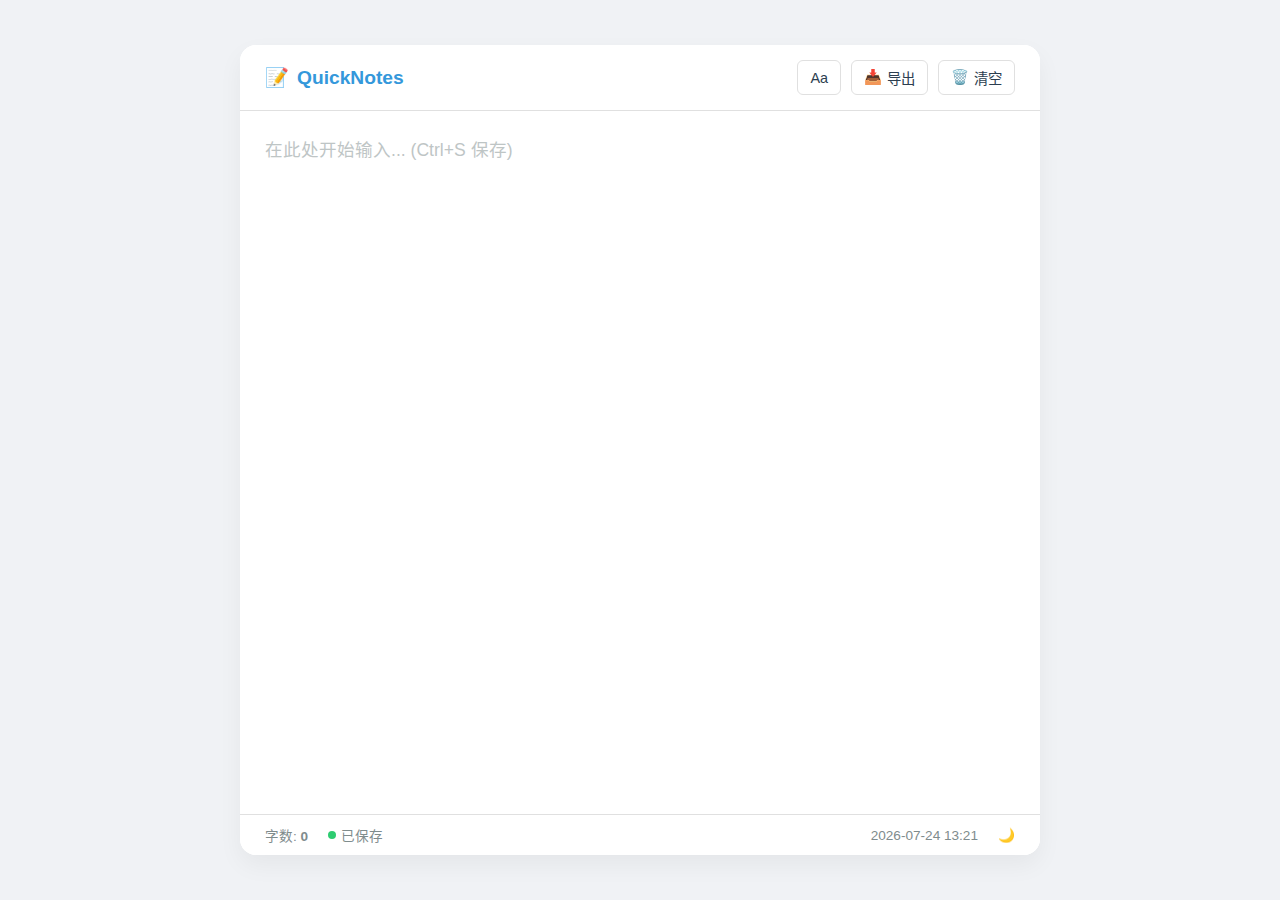
<file: 速记本/index.html>
<!DOCTYPE html>
<html lang="zh-CN">
<head>
    <meta charset="UTF-8">
    <link rel="icon" type="image/x-icon" href="favicon.ico"> <!-- 网站图标 -->
    <meta name="viewport" content="width=device-width, initial-scale=1.0">
    <title>QuickNotes - 极简记事本</title>
    <style>
        :root {
            /* 日间模式变量 */
            --bg-color: #f0f2f5;
            --card-bg: #ffffff;
            --text-main: #2c3e50;
            --text-sub: #7f8c8d;
            --accent: #3498db;
            --border: #e0e0e0;
            --shadow: 0 10px 25px rgba(0,0,0,0.05);
            --btn-hover: #f7f9fc;
            --scrollbar-thumb: #cbd5e0;
        }

        [data-theme="dark"] {
            /* 夜间模式变量 */
            --bg-color: #1a1a1a;
            --card-bg: #2d2d2d;
            --text-main: #e0e0e0;
            --text-sub: #a0a0a0;
            --accent: #5dade2;
            --border: #404040;
            --shadow: 0 10px 25px rgba(0,0,0,0.3);
            --btn-hover: #3d3d3d;
            --scrollbar-thumb: #555;
        }

        * { box-sizing: border-box; transition: background-color 0.3s, color 0.3s; }
        
        body {
            margin: 0;
            padding: 0;
            font-family: 'Inter', -apple-system, BlinkMacSystemFont, "Segoe UI", Roboto, sans-serif;
            background-color: var(--bg-color);
            color: var(--text-main);
            height: 100vh;
            display: flex;
            justify-content: center;
            align-items: center;
        }

        /* 主容器 */
        .container {
            width: 90%;
            max-width: 800px;
            height: 90vh;
            background: var(--card-bg);
            border-radius: 16px;
            box-shadow: var(--shadow);
            display: flex;
            flex-direction: column;
            overflow: hidden;
            position: relative;
        }

        /* 顶部 Header */
        header {
            padding: 15px 25px;
            border-bottom: 1px solid var(--border);
            display: flex;
            justify-content: space-between;
            align-items: center;
            background: var(--card-bg); /* 防止滚动穿透 */
        }

        .brand {
            font-size: 1.2rem;
            font-weight: 700;
            color: var(--accent);
            display: flex;
            align-items: center;
            gap: 8px;
        }

        .toolbar {
            display: flex;
            gap: 10px;
        }

        button {
            background: transparent;
            border: 1px solid var(--border);
            color: var(--text-main);
            padding: 6px 12px;
            border-radius: 6px;
            cursor: pointer;
            font-size: 0.9rem;
            display: flex;
            align-items: center;
            gap: 5px;
        }

        button:hover {
            background-color: var(--btn-hover);
            border-color: var(--accent);
            color: var(--accent);
        }

        /* 记事区域 */
        .editor-wrapper {
            flex: 1;
            position: relative;
            display: flex;
        }

        textarea {
            width: 100%;
            height: 100%;
            border: none;
            resize: none;
            padding: 25px;
            font-size: 1.1rem;
            line-height: 1.6;
            background: transparent;
            color: var(--text-main);
            outline: none;
            font-family: inherit; /* 默认继承，可JS切换 */
        }

        textarea::placeholder {
            color: var(--text-sub);
            opacity: 0.5;
        }

        /* 自定义滚动条 */
        textarea::-webkit-scrollbar { width: 8px; }
        textarea::-webkit-scrollbar-track { background: transparent; }
        textarea::-webkit-scrollbar-thumb { background-color: var(--scrollbar-thumb); border-radius: 4px; }

        /* 底部状态栏 */
        footer {
            padding: 10px 25px;
            border-top: 1px solid var(--border);
            display: flex;
            justify-content: space-between;
            align-items: center;
            font-size: 0.85rem;
            color: var(--text-sub);
            background: var(--card-bg);
        }

        .stats {
            display: flex;
            gap: 20px;
        }

        .status-indicator {
            display: inline-flex;
            align-items: center;
            gap: 5px;
        }

        .status-dot {
            width: 8px;
            height: 8px;
            border-radius: 50%;
            background-color: #ccc;
        }
        .status-dot.saved { background-color: #2ecc71; }
        .status-dot.saving { background-color: #f1c40f; }

        .time-display {
            font-variant-numeric: tabular-nums; /* 等宽数字，防止时间跳动 */
        }

        /* 切换开关样式 */
        .theme-toggle {
            cursor: pointer;
            display: flex;
            align-items: center;
            gap: 6px;
            user-select: none;
        }

        /* 字体类 */
        .font-mono { font-family: 'Consolas', 'Monaco', 'Courier New', monospace; }
        .font-hand { font-family: 'Comic Sans MS', 'Chalkboard SE', sans-serif; }

        /* 移动端适配 */
        @media (max-width: 600px) {
            .container { width: 100%; height: 100vh; border-radius: 0; }
            .btn-text { display: none; } /* 窄屏隐藏按钮文字 */
            header { padding: 10px 15px; }
            textarea { padding: 15px; font-size: 1rem; }
            footer { flex-direction: column; gap: 10px; align-items: flex-start; }
            .theme-toggle { position: absolute; right: 15px; bottom: 12px; }
        }
    </style>
</head>
<body>

    <div class="container">
        <!-- 头部 -->
        <header>
            <div class="brand">
                <span>📝</span> QuickNotes
            </div>
            <div class="toolbar">
                <button onclick="toggleFont()" title="切换字体">
                    <span>Aa</span>
                </button>
                <button onclick="downloadNote()" title="导出为TXT">
                    <span>📥</span> <span class="btn-text">导出</span>
                </button>
                <button onclick="clearNote()" title="清空内容">
                    <span>🗑️</span> <span class="btn-text">清空</span>
                </button>
            </div>
        </header>

        <!-- 编辑区 -->
        <div class="editor-wrapper">
            <textarea id="noteArea" placeholder="在此处开始输入... (Ctrl+S 保存)" spellcheck="false"></textarea>
        </div>

        <!-- 底部 -->
        <footer>
            <div class="stats">
                <span>字数: <b id="wordCount">0</b></span>
                <span class="status-indicator">
                    <span class="status-dot saved" id="statusDot"></span>
                    <span id="saveStatus">已保存</span>
                </span>
            </div>
            
            <div style="display: flex; gap: 20px; align-items: center;">
                <span class="time-display" id="currentTime">--:--</span>
                <div class="theme-toggle" onclick="toggleTheme()">
                    <span id="themeIcon">🌙</span>
                </div>
            </div>
        </footer>
    </div>

    <script>
        // DOM 元素获取
        const textarea = document.getElementById('noteArea');
        const wordCountEl = document.getElementById('wordCount');
        const saveStatusEl = document.getElementById('saveStatus');
        const statusDot = document.getElementById('statusDot');
        const timeEl = document.getElementById('currentTime');
        const themeIcon = document.getElementById('themeIcon');
        
        let saveTimeout;

        // 1. 初始化加载
        window.addEventListener('DOMContentLoaded', () => {
            // 加载内容
            const savedNote = localStorage.getItem('quickNotes_content');
            if (savedNote) {
                textarea.value = savedNote;
                updateWordCount();
            }

            // 加载主题
            const savedTheme = localStorage.getItem('quickNotes_theme');
            if (savedTheme === 'dark') {
                document.documentElement.setAttribute('data-theme', 'dark');
                themeIcon.textContent = '☀️';
            }

            // 启动时钟
            updateTime();
            setInterval(updateTime, 1000);
        });

        // 2. 自动保存与输入监听
        textarea.addEventListener('input', () => {
            updateWordCount();
            setStatus('saving');
            
            // 防抖：停止输入 500ms 后执行保存
            clearTimeout(saveTimeout);
            saveTimeout = setTimeout(() => {
                saveToLocal();
            }, 500);
        });

        // 3. 快捷键支持
        document.addEventListener('keydown', (e) => {
            // Ctrl + S
            if ((e.ctrlKey || e.metaKey) && e.key === 's') {
                e.preventDefault();
                saveToLocal();
            }
            // Tab 键支持 (输入4个空格)
            if (e.key === 'Tab' && document.activeElement === textarea) {
                e.preventDefault();
                const start = textarea.selectionStart;
                const end = textarea.selectionEnd;
                textarea.value = textarea.value.substring(0, start) + "    " + textarea.value.substring(end);
                textarea.selectionStart = textarea.selectionEnd = start + 4;
                setStatus('saving');
                saveToLocal();
            }
        });

        // 核心功能函数
        function saveToLocal() {
            localStorage.setItem('quickNotes_content', textarea.value);
            setStatus('saved');
        }

        function setStatus(status) {
            if (status === 'saving') {
                saveStatusEl.textContent = '保存中...';
                statusDot.className = 'status-dot saving';
            } else {
                saveStatusEl.textContent = '已保存';
                statusDot.className = 'status-dot saved';
            }
        }

        function updateWordCount() {
            const text = textarea.value;
            // 简单的字数统计（含标点，去除收尾空格）
            wordCountEl.textContent = text.length; 
        }

        function clearNote() {
            if (textarea.value.trim() === '') return;
            if (confirm('确定要清空所有内容吗？此操作无法撤销。')) {
                textarea.value = '';
                saveToLocal();
                updateWordCount();
                textarea.focus();
            }
        }

        function downloadNote() {
            const text = textarea.value;
            if (!text) {
                alert('没有内容可导出！');
                return;
            }
            
            const blob = new Blob([text], { type: 'text/plain' });
            const anchor = document.createElement('a');
            
            // 生成文件名: QuickNotes_2026-02-18.txt
            const dateStr = new Date().toISOString().split('T')[0];
            anchor.download = `QuickNotes_${dateStr}.txt`;
            
            anchor.href = window.URL.createObjectURL(blob);
            anchor.target = '_blank';
            anchor.style.display = 'none';
            document.body.appendChild(anchor);
            anchor.click();
            document.body.removeChild(anchor);
        }

        // 辅助功能函数
        function updateTime() {
            const now = new Date();
            // 格式化为 2026-02-18 12:00
            const dateStr = now.toISOString().split('T')[0];
            const timeStr = now.toTimeString().split(' ')[0].substring(0, 5);
            timeEl.textContent = `${dateStr} ${timeStr}`;
        }

        function toggleTheme() {
            const currentTheme = document.documentElement.getAttribute('data-theme');
            const newTheme = currentTheme === 'dark' ? 'light' : 'dark';
            
            document.documentElement.setAttribute('data-theme', newTheme);
            themeIcon.textContent = newTheme === 'dark' ? '☀️' : '🌙';
            localStorage.setItem('quickNotes_theme', newTheme);
        }

        function toggleFont() {
            if (textarea.classList.contains('font-mono')) {
                textarea.classList.remove('font-mono');
                textarea.classList.add('font-hand');
            } else if (textarea.classList.contains('font-hand')) {
                textarea.classList.remove('font-hand');
            } else {
                textarea.classList.add('font-mono');
            }
            // 循环顺序：默认 -> 等宽 -> 手写 -> 默认
        }
    </script>
</body>

</html>
</file>
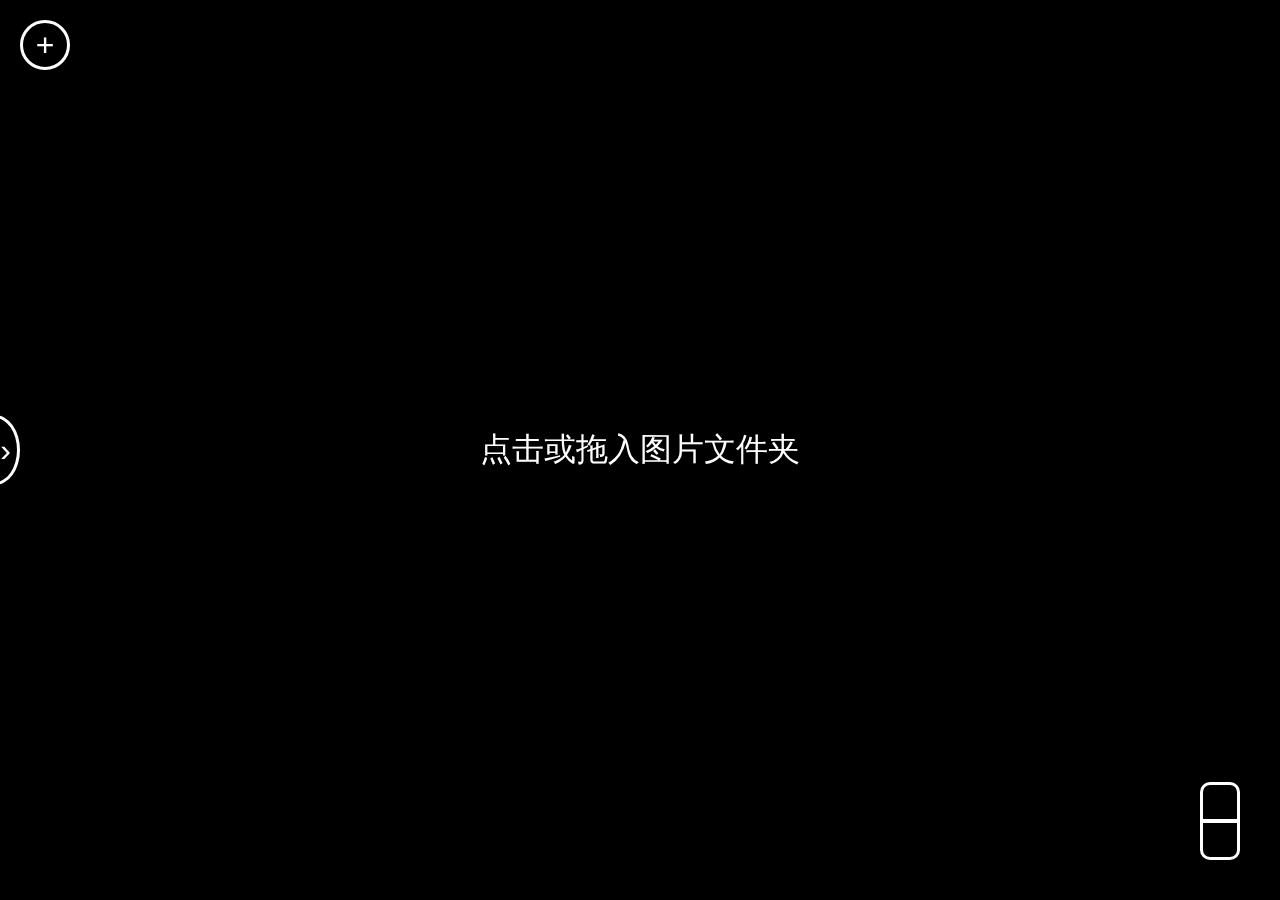
<file: 瀑布流本地图片浏览器/Editora/index.html>
<!DOCTYPE html>
<html lang="zh">
  <head>
    <title>瀑布流图片浏览器 v1.2.1</title>
    <!-- 网站图标 -->
    <link rel="icon" href="editora.ico" type="image/x-icon">
    <style>
  #socialIcons {
    display: none !important;
  }
   </style>
    <meta charset="UTF-8" />
    <meta name="color-scheme" content="dark" />
    <meta name="theme-color" content="black" />
    <meta name="description" content="Masonry Image Viewer" />
    <meta name="viewport" content="width=device-width, initial-scale=1" />

    <script>
      window.APP_CONFIG = window.APP_CONFIG || {
        maxImportImages: 5000,          // 导入总上限
        importWarnThreshold: 1000,  // 超过后弹出继续提示
        importToastDuration: 3400,  // 提示显示时长（毫秒）
      };
    </script>
    <style>
      :root {
        --colgap: 0px;
        --rowgap: 0px;
        --imgradius: 0px;
        --imgborder: 0px;
        --opacity: 1;
        --halfwhite: rgba(255, 255, 255, 0.5);
        --halfblack: rgba(0, 0, 0, 0.5);
        --accent: #4f9eff;
        --accent2: #ff6b6b;
        --toolbar-bg: rgba(18,18,22,0.92);
        --tool-hover: rgba(255,255,255,0.12);
        --tool-active: rgba(79,158,255,0.35);
      }
      body {
        margin: 0;
        background-color: black;
        color: white;
        display: flex;
        overflow-y: scroll;
        font-family: 'Segoe UI', system-ui, sans-serif;
      }
      #hint {
        position: fixed;
        height: 100%;
        width: 100%;
        display: grid;
        place-items: center;
        font-size: xx-large;
      }
      #cursorplace {
        position: fixed;
        height: 100%;
        width: 1px;
        z-index: 1;
      }
      #indicator {
        position: fixed;
        top: 0;
        right: 17px;
        width: 50px;
        height: 50px;
        place-items: center;
        pointer-events: none;
        background-color: var(--halfblack);
        border-radius: 50%;
        font-size: large;
        animation: scrollmove linear;
        animation-timeline: scroll();
        display: none;
      }
      #indicator.show { display: grid; }
      @keyframes scrollmove {
        from { top: 0; }
        to { top: calc(100vh - 50px); }
      }
      #imgbox {
        flex: 1;
        display: flex;
        flex-wrap: wrap;
        line-height: 0;
        column-gap: var(--colgap);
      }
      .colflex { align-items: flex-start; }
      .rowflex::after { content: ""; flex-grow: 114514; }
      .rowflex { row-gap: var(--rowgap); }
      .imgcol {
        flex: 1;
        display: flex;
        flex-direction: column;
        row-gap: var(--rowgap);
      }
      .wrap { position: relative; cursor: pointer; }
      .wrap > img {
        width: 100%;
        height: auto;
        box-sizing: border-box;
        border: solid white;
        border-radius: var(--imgradius);
        border-width: var(--imgborder);
        transition: box-shadow 0.4s ease;
      }
      .wrap.viewing > img, .wrap.viewing > #rep {
        box-shadow: 0 0 0 3px #4f9eff, 0 0 20px rgba(79,158,255,0.5);
        border-radius: var(--imgradius);
      }
      img { user-select: none; }
      #rep { visibility: hidden; }
      .wrap:hover > .info { visibility: visible; }
      .info {
        position: absolute;
        bottom: 0;
        width: 100%;
        text-align: center;
        line-height: normal;
        border-radius: 10px;
        background-color: var(--halfblack);
        visibility: hidden;
      }
      .info > span { cursor: text; word-break: break-all; }

      /* ===== COVER / ZOOM OVERLAY ===== */
      #cover {
        position: fixed;
        z-index: 2;
        top: 0; left: 0;
        width: 100%; height: 100%;
        outline: none;
        background-color: #000;
        display: none;
      }
      #cover.show { display: block; }
      .zoom { position: fixed; }
      #previmg, #nextimg { top: 50%; opacity: 0.5; z-index: 15; }
      #previmg { left: 1%; }
      #nextimg { right: 1%; }
      #previmg:hover, #nextimg:hover { opacity: 1; }

      .floatbtn {
        position: fixed;
        z-index: 1;
        width: 50px; height: 50px;
        display: grid;
        place-items: center;
        outline: none;
        border: medium solid white;
        border-radius: 50%;
        background-color: var(--halfblack);
        color: white;
        font-size: xx-large;
        cursor: pointer;
      }
      #sidebtn {
        top: 20px; left: 20px;
        opacity: var(--opacity);
      }
      #sidebtn:hover { opacity: 1; }
      #treebtn {
        top: calc(50% - 35px);
        left: -30px;
        height: 70px;
        display: flex;
        justify-content: end;
        opacity: var(--opacity);
      }
      #treebtn:hover { opacity: 1; }
      .scrollbtn {
        position: fixed;
        z-index: 1;
        width: 40px; height: 40px;
        outline: none;
        border: medium solid white;
        background-color: var(--halfblack);
        opacity: var(--opacity);
        user-select: none;
        cursor: pointer;
      }
      .scrollbtn:hover { opacity: 1; }
      #totop { bottom: 78px; right: 40px; border-radius: 10px 10px 0 0; }
      #toend { bottom: 40px; right: 40px; border-radius: 0 0 10px 10px; }

      /* ===== SIDEBAR ===== */
      #sidebar {
        position: fixed;
        left: -400px;
        display: grid;
        align-items: center;
        grid-auto-rows: 40px;
        grid-template-columns: repeat(6, 50px);
        column-gap: 10px;
        border-radius: 20px;
        padding: 20px;
        background-color: var(--halfblack);
        white-space: nowrap;
        z-index: 1;
      }
      #sidebar.show { left: 0; }
      #sidebar > button {
        justify-self: center;
        outline: none;
        padding: 5px 10px;
        border: medium solid var(--halfwhite);
        border-radius: 50px;
        background-color: var(--halfblack);
        cursor: pointer;
        color: white;
      }
      #sidebar > button:hover { border-color: white; }
      #sidebar > button:active { background: var(--halfwhite); }
      #sidebar > button.active { background: var(--halfwhite); }
      #treebar {
        position: fixed;
        z-index: 2;
        background-color: var(--halfblack);
        display: none;
      }
      #treebar.show { display: block; }
      #resizebar {
        min-width: 200px; max-width: 50vw;
        resize: horizontal;
        overflow: scroll;
        opacity: 0.5;
      }
      #resizebar::-webkit-scrollbar { width: 20px; height: 100vh; }
      #resizebar::-webkit-resizer { background-color: white; }
      #dirtree {
        position: absolute;
        width: calc(100% - 25px);
        height: 100vh;
        direction: rtl;
        overflow-y: scroll;
        line-height: 1;
        padding-right: calc(50vw - 100%);
      }
      #dirtree > ul { margin: 0; }
      ul {
        direction: ltr;
        margin: 0 0 0 10px;
        padding: 0;
        border-left: medium solid var(--halfwhite);
      }
      li {
        position: relative;
        z-index: 1;
        min-width: 100%;
        overflow: hidden;
        white-space: nowrap;
        text-overflow: ellipsis;
        list-style: "📁" inside;
        padding-bottom: 2px;
        border-radius: 25px;
        border: medium solid transparent;
        cursor: pointer;
      }
      li:hover { width: fit-content; border-color: white; background-color: var(--halfblack); }
      li.active { background-color: var(--halfwhite); }
      li.visited { opacity: 0.75; }
      select {
        justify-self: center;
        padding: 5px;
        outline: none;
        text-align: center;
        font-size: medium;
        cursor: pointer;
        border-radius: 50px;
        background-color: var(--halfblack);
        border: medium solid var(--halfwhite);
        color: white;
      }
      select:hover { border-color: white; }
      [type="text"] {
        justify-self: center;
        box-sizing: border-box;
        width: 100%;
        padding: 5px;
        outline: none;
        text-align: center;
        font-size: medium;
        border-radius: 50px;
        border: medium solid var(--halfwhite);
        background-color: var(--halfblack);
        color: white;
      }
      [type="text"]:hover { border-color: white; }
      [type="range"] {
        appearance: none;
        width: 200px; height: 10px;
        border-radius: 10px;
        border: medium solid white;
        background-color: var(--halfblack);
        opacity: 0.5;
      }
      [type="range"]:hover { opacity: 1; }
      ::-webkit-slider-thumb {
        appearance: none;
        width: 30px; height: 30px;
        cursor: pointer;
        border-radius: 50%;
        border: medium solid white;
        background-color: var(--halfblack);
        opacity: 0.5;
      }
      ::-webkit-slider-thumb:hover { opacity: 1; }
      .span2 { grid-column: span 2; }
      .span3 { grid-column: span 3; }
      .span4 { grid-column: span 4; }
      .tootip { display: none; }
      .tip:hover .tootip {
        display: block;
        position: absolute;
        background-color: black;
        padding: 10px;
        border-radius: 10px;
      }
      ::selection { background-color: white; color: black; }

      /* ===== ANNOTATION CANVAS ===== */
      #annotCanvas {
        position: fixed;
        top: 0; left: 0;
        z-index: 10;
        pointer-events: none;
        display: none;
      }
      #annotCanvas.active { pointer-events: all; cursor: crosshair; touch-action: none; }
      #annotCanvas.text-mode { cursor: text; }
      #annotCanvas.move-mode { cursor: move; }

      /* ===== MODE BADGE (shown in browse mode on the cover) ===== */
      #editModeBtn {
        position: fixed;
        z-index: 15;
        bottom: 28px; right: 28px;
        width: 42px; height: 42px;
        border-radius: 50%;
        background: rgba(20,20,28,0.8);
        border: 1.5px solid rgba(255,255,255,0.25);
        color: rgba(255,255,255,0.7);
        cursor: pointer;
        display: none;
        align-items: center;
        justify-content: center;
        backdrop-filter: blur(12px);
        transition: all 0.2s ease;
        outline: none;
        box-shadow: 0 2px 12px rgba(0,0,0,0.5);
      }
      #editModeBtn:hover { background: rgba(79,158,255,0.25); border-color: var(--accent); color: white; }
      #editModeBtn.active { background: rgba(79,158,255,0.35); border-color: var(--accent); color: var(--accent); box-shadow: 0 0 0 3px rgba(79,158,255,0.2); }
      #editModeBtn svg { width: 18px; height: 18px; pointer-events: none; }
      #editModeBtn::after {
        content: attr(data-tip);
        position: absolute;
        right: calc(100% + 10px);
        top: 50%; transform: translateY(-50%);
        background: rgba(0,0,0,0.9);
        color: white; font-size: 11px;
        padding: 4px 8px; border-radius: 6px;
        white-space: nowrap; pointer-events: none;
        border: 1px solid rgba(255,255,255,0.15);
        font-family: 'Segoe UI', sans-serif;
        opacity: 0; transition: opacity 0.15s;
      }
      #editModeBtn:hover::after { opacity: 1; }

      /* ===== FLOATING TOOLBAR — RIGHT SIDE PANEL ===== */
      #floatToolbar {
        position: fixed;
        z-index: 25;
        /* Default: right edge, vertically centered */
        right: 12px;
        top: 50%;
        transform: translateY(-50%);
        user-select: none;
        touch-action: none;
        display: none; /* hidden until edit mode */
        flex-direction: column;
        align-items: flex-end;
        gap: 0;
      }
      #floatToolbar.edit-mode { display: flex; }

      /* The actual panel containing all rows */
      #toolPanel {
        display: flex;
        flex-direction: column;
        gap: 5px;
        align-items: flex-end;
        background: rgba(14,14,20,0.95);
        border: 1px solid rgba(255,255,255,0.1);
        border-radius: 16px;
        padding: 8px 10px;
        backdrop-filter: blur(20px);
        box-shadow: -4px 4px 32px rgba(0,0,0,0.6);
        max-height: 90vh;
        overflow-y: auto;
        overflow-x: visible;
        scrollbar-width: none;
      }
      #toolPanel::-webkit-scrollbar { display: none; }

      .tool-row {
        display: flex;
        gap: 4px;
        align-items: center;
        flex-wrap: nowrap;
      }
      /* Thin separator between rows */
      .row-sep {
        width: 100%;
        height: 1px;
        background: rgba(255,255,255,0.08);
        margin: 2px 0;
      }
      .tool-sep {
        width: 1px; height: 28px;
        background: rgba(255,255,255,0.15);
        margin: 0 2px;
        align-self: center;
        flex-shrink: 0;
      }
      .tool-btn {
        width: 36px; height: 36px;
        border-radius: 9px;
        border: none;
        background: transparent;
        color: rgba(255,255,255,0.7);
        cursor: pointer;
        display: flex;
        align-items: center;
        justify-content: center;
        transition: all 0.15s ease;
        position: relative;
        outline: none;
        flex-shrink: 0;
      }
      .tool-btn:hover {
        background: rgba(255,255,255,0.1);
        color: white;
      }
      .tool-btn.active {
        background: rgba(79,158,255,0.3);
        color: var(--accent);
        box-shadow: 0 0 0 1.5px rgba(79,158,255,0.4);
      }
      .tool-btn svg { width: 18px; height: 18px; pointer-events: none; }
      /* Tooltip rendered via JS to avoid CSS overflow clipping */
      #toolTip {
        position: fixed;
        background: rgba(0,0,0,0.92);
        color: white; font-size: 11px;
        padding: 4px 9px; border-radius: 6px;
        white-space: nowrap; pointer-events: none;
        border: 1px solid rgba(255,255,255,0.15);
        z-index: 999;
        display: none;
        transform: translateY(-50%);
      }

      /* Color & size pickers */
      .color-swatch {
        width: 20px; height: 20px;
        border-radius: 50%;
        cursor: pointer;
        border: 2px solid transparent;
        transition: all 0.15s;
        flex-shrink: 0;
        align-self: center;
      }
      .color-swatch.selected { border-color: white; transform: scale(1.2); }
      .color-swatch:hover { transform: scale(1.15); }
      .size-dot {
        border-radius: 50%;
        background: white;
        cursor: pointer;
        border: 1.5px solid transparent;
        transition: all 0.15s;
        align-self: center;
        flex-shrink: 0;
      }
      .size-dot.selected { border-color: var(--accent); }
      .size-dot:hover { opacity: 0.8; }

      /* Edit (image adjust) panel — floats left of the toolbar */
      #editPanel {
        position: absolute;
        right: calc(100% + 12px);
        top: 50%; transform: translateY(-50%);
        opacity: 0;
        pointer-events: none;
        transition: opacity 0.2s ease, transform 0.2s ease;
        background: rgba(14,14,20,0.95);
        border: 1px solid rgba(255,255,255,0.1);
        border-radius: 16px;
        padding: 14px 16px;
        backdrop-filter: blur(20px);
        box-shadow: -4px 4px 32px rgba(0,0,0,0.6);
        width: 240px;
        display: none;
        transform: translateY(-50%) translateX(8px);
      }
      #editPanel.open {
        opacity: 1;
        pointer-events: all;
        display: block;
        transform: translateY(-50%) translateX(0);
      }
      .edit-row {
        display: flex; align-items: center;
        gap: 10px; margin-bottom: 10px;
      }
      .edit-label {
        font-size: 11px; color: rgba(255,255,255,0.6);
        width: 48px; flex-shrink: 0;
      }
      .edit-slider {
        flex: 1; height: 4px; border-radius: 4px;
        border: none !important; background: rgba(255,255,255,0.2);
        outline: none; appearance: none; cursor: pointer;
        opacity: 1 !important; width: auto !important;
      }
      .edit-slider::-webkit-slider-thumb {
        appearance: none; width: 13px; height: 13px;
        border-radius: 50%; background: var(--accent);
        border: none !important; opacity: 1 !important;
        cursor: pointer; box-shadow: 0 0 0 3px rgba(79,158,255,0.25);
      }
      .edit-val {
        font-size: 11px; color: rgba(255,255,255,0.45);
        width: 26px; text-align: right;
      }

      /* Toast notification */
      #toast {
        position: fixed;
        bottom: 30px; left: 50%;
        transform: translateX(-50%) translateY(20px);
        background: rgba(20,20,28,0.95);
        color: white; padding: 8px 18px;
        border-radius: 20px; font-size: 13px;
        z-index: 100; opacity: 0;
        transition: all 0.3s ease;
        border: 1px solid rgba(255,255,255,0.15);
        pointer-events: none; white-space: nowrap;
        font-family: 'Segoe UI', sans-serif;
      }
      #toast.show { opacity: 1; transform: translateX(-50%) translateY(0); }

      .import-toast {
        position: fixed;
        left: 50%;
        top: 50%;
        bottom: auto;
        transform: translate(-50%, calc(-50% + 18px)) scale(0.96);
        min-width: 280px;
        max-width: min(92vw, 560px);
        padding: 14px 16px;
        border-radius: 18px;
        background: linear-gradient(135deg, rgba(18,20,28,0.96), rgba(24,28,38,0.94));
        border: 1px solid rgba(255,255,255,0.14);
        box-shadow: 0 24px 60px rgba(0,0,0,0.52), 0 0 0 1px rgba(79,158,255,0.10) inset;
        display: flex;
        align-items: center;
        gap: 14px;
        color: white;
        z-index: 180;
        opacity: 0;
        pointer-events: none;
        transition: opacity .28s ease, transform .32s cubic-bezier(.2,.8,.2,1);
        backdrop-filter: blur(14px);
      }
      .import-toast.show {
        opacity: 1;
        transform: translate(-50%, -50%) scale(1);
      }
      .import-toast-icon {
        width: 42px; height: 42px; border-radius: 14px; flex: 0 0 auto; display: grid; place-items: center;
        background: linear-gradient(135deg, rgba(79,158,255,0.28), rgba(79,158,255,0.14));
        border: 1px solid rgba(79,158,255,0.28);
        box-shadow: 0 8px 18px rgba(79,158,255,0.16);
      }
      .import-toast-icon svg { width: 22px; height: 22px; color: #8fc2ff; }
      .import-toast-body { min-width: 0; display: flex; flex-direction: column; gap: 2px; }
      .import-toast-title { font-size: 14px; line-height: 1.25; font-weight: 700; letter-spacing: .02em; }
      .import-toast-text { font-size: 13px; line-height: 1.45; color: rgba(255,255,255,0.78); white-space: normal; }
      .import-toast-count { color: #9fd0ff; font-weight: 700; }
      @media (max-width: 640px) {
        .import-toast { width: calc(100vw - 22px); left: 11px; right: 11px; top: 50%; bottom: auto; transform: translateY(calc(-50% + 18px)) scale(0.96); max-width: none; }
        .import-toast.show { transform: translateY(-50%) scale(1); }
      }

      /* ===== SOCIAL ICONS (bottom-right corner) ===== */
      #socialIcons {
        position: fixed;
        bottom: 18px; right: 18px;
        z-index: 50;
        display: flex;
        flex-direction: column;
        gap: 8px;
        align-items: center;
      }
      .social-icon {
        width: 32px; height: 32px;
        display: flex;
        align-items: center;
        justify-content: center;
        border-radius: 50%;
        background: rgba(255,255,255,0.06);
        border: 1px solid rgba(255,255,255,0.08);
        color: rgba(255,255,255,0.18);
        text-decoration: none;
        opacity: 0.3;
        transition: color 0.25s, background 0.25s, border-color 0.25s, opacity 0.25s, transform 0.2s;
      }
      #socialIcons:hover .social-icon {
        opacity: 1;
        color: rgba(255,255,255,0.65);
        background: rgba(255,255,255,0.1);
        border-color: rgba(255,255,255,0.25);
      }
      .social-icon:hover {
        color: white !important;
        background: rgba(255,255,255,0.18) !important;
        border-color: rgba(255,255,255,0.5) !important;
        transform: scale(1.15);
      }
      .social-icon svg { width: 16px; height: 16px; pointer-events: none; }
    </style>
  </head>
  <body>
    <div id="hint">点击或拖入图片文件夹</div>
    <div id="cursorplace"></div>
    <div id="imgbox"></div>
    <div id="indicator"></div>

    <!-- Main cover/zoom overlay -->
    <div id="cover" tabindex="1">
      <button id="previmg" class="floatbtn">&#8249;</button>
      <button id="nextimg" class="floatbtn">&#8250;</button>
    </div>

    <!-- Annotation canvas (over the cover) -->
    <canvas id="annotCanvas"></canvas>

    <!-- Text input for annotation (legacy, hidden) -->
    <input id="textInput" type="text" style="display:none" />

    <!-- Toast notification -->
    <div id="toast"></div>
    <div id="importToast" class="import-toast" aria-live="polite" aria-atomic="true">
      <div class="import-toast-icon" aria-hidden="true">
        <svg viewBox="0 0 24 24" fill="none" stroke="currentColor" stroke-width="2" stroke-linecap="round" stroke-linejoin="round">
          <path d="M12 3v12"></path>
          <path d="m7 10 5 5 5-5"></path>
          <path d="M4 21h16"></path>
        </svg>
      </div>
      <div class="import-toast-body">
        <div id="importToastTitle" class="import-toast-title">导入完成</div>
        <div id="importToastText" class="import-toast-text">本次共输入了 <span class="import-toast-count">0</span> 张图片</div>
      </div>
    </div>

    <!-- Social icons (bottom-right, subtle until hover) -->
    <div id="socialIcons">
      <a class="social-icon" href="https://github.com/ethgan/Image_Viewer/" target="_blank" rel="noopener" title="GitHub">
        <svg viewBox="0 0 24 24" fill="currentColor"><path d="M12 2C6.477 2 2 6.477 2 12c0 4.418 2.865 8.166 6.839 9.489.5.092.682-.217.682-.482 0-.237-.009-.866-.013-1.7-2.782.604-3.369-1.34-3.369-1.34-.454-1.156-1.11-1.463-1.11-1.463-.908-.62.069-.608.069-.608 1.003.07 1.531 1.03 1.531 1.03.892 1.529 2.341 1.087 2.91.831.092-.646.35-1.086.636-1.336-2.22-.253-4.555-1.11-4.555-4.943 0-1.091.39-1.984 1.029-2.683-.103-.253-.446-1.27.098-2.647 0 0 .84-.269 2.75 1.025A9.578 9.578 0 0 1 12 6.836a9.59 9.59 0 0 1 2.504.337c1.909-1.294 2.747-1.025 2.747-1.025.546 1.377.203 2.394.1 2.647.64.699 1.028 1.592 1.028 2.683 0 3.842-2.339 4.687-4.566 4.935.359.309.678.919.678 1.852 0 1.336-.012 2.415-.012 2.743 0 .267.18.578.688.48C19.138 20.163 22 16.418 22 12c0-5.523-4.477-10-10-10z"/></svg>
      </a>
      <a class="social-icon" href="https://www.youtube.com/@%E5%A5%BD%E8%BD%AF%E6%8E%A8%E8%8D%90" target="_blank" rel="noopener" title="YouTube">
        <svg viewBox="0 0 24 24" fill="currentColor"><path d="M23.495 6.205a3.007 3.007 0 0 0-2.088-2.088c-1.87-.501-9.396-.501-9.396-.501s-7.507-.01-9.396.501A3.007 3.007 0 0 0 .527 6.205a31.247 31.247 0 0 0-.522 5.805 31.247 31.247 0 0 0 .522 5.783 3.007 3.007 0 0 0 2.088 2.088c1.868.502 9.396.502 9.396.502s7.506 0 9.396-.502a3.007 3.007 0 0 0 2.088-2.088 31.247 31.247 0 0 0 .5-5.783 31.247 31.247 0 0 0-.5-5.805zM9.609 15.601V8.408l6.264 3.602z"/></svg>
      </a>
      <a class="social-icon" href="https://t.me/yt_hytj" target="_blank" rel="noopener" title="Telegram">
        <svg viewBox="0 0 24 24" fill="currentColor"><path d="M11.944 0A12 12 0 0 0 0 12a12 12 0 0 0 12 12 12 12 0 0 0 12-12A12 12 0 0 0 12 0a12 12 0 0 0-.056 0zm4.962 7.224c.1-.002.321.023.465.14a.506.506 0 0 1 .171.325c.016.093.036.306.02.472-.18 1.898-.962 6.502-1.36 8.627-.168.9-.499 1.201-.82 1.23-.696.065-1.225-.46-1.9-.902-1.056-.693-1.653-1.124-2.678-1.8-1.185-.78-.417-1.21.258-1.91.177-.184 3.247-2.977 3.307-3.23.007-.032.014-.15-.056-.212s-.174-.041-.249-.024c-.106.024-1.793 1.14-5.061 3.345-.48.33-.913.49-1.302.48-.428-.008-1.252-.241-1.865-.44-.752-.245-1.349-.374-1.297-.789.027-.216.325-.437.893-.663 3.498-1.524 5.83-2.529 6.998-3.014 3.332-1.386 4.025-1.627 4.476-1.635z"/></svg>
      </a>
    </div>

    <!-- Edit mode toggle button (shown in browse mode, top-right) -->
    <button id="editModeBtn" data-tip="进入编辑模式 (E)">
      <svg viewBox="0 0 24 24" fill="none" stroke="currentColor" stroke-width="2" stroke-linecap="round" stroke-linejoin="round">
        <path d="M11 4H4a2 2 0 0 0-2 2v14a2 2 0 0 0 2 2h14a2 2 0 0 0 2-2v-7"/>
        <path d="M18.5 2.5a2.121 2.121 0 0 1 3 3L12 15l-4 1 1-4 9.5-9.5z"/>
      </svg>
    </button>

    <!-- Right-side annotation toolbar (shown in edit mode only) -->
    <div id="floatToolbar">
      <!-- Image adjust panel (pops left) -->
      <div id="editPanel">
        <div class="edit-row">
          <span class="edit-label">亮度</span>
          <input class="edit-slider" type="range" id="slBrightness" min="-100" max="100" value="0" />
          <span class="edit-val" id="valBrightness">0</span>
        </div>
        <div class="edit-row">
          <span class="edit-label">对比度</span>
          <input class="edit-slider" type="range" id="slContrast" min="-100" max="100" value="0" />
          <span class="edit-val" id="valContrast">0</span>
        </div>
        <div class="edit-row">
          <span class="edit-label">饱和度</span>
          <input class="edit-slider" type="range" id="slSaturation" min="-100" max="100" value="0" />
          <span class="edit-val" id="valSaturation">0</span>
        </div>
        <div class="edit-row">
          <span class="edit-label">模糊</span>
          <input class="edit-slider" type="range" id="slBlur" min="0" max="20" value="0" />
          <span class="edit-val" id="valBlur">0</span>
        </div>
        <div class="edit-row" style="margin-bottom:0;gap:6px;justify-content:flex-end;">
          <button class="tool-btn" id="btnFlipH" data-tip="水平翻转" style="width:auto;padding:0 8px;font-size:11px;color:rgba(255,255,255,0.8);">↔</button>
          <button class="tool-btn" id="btnFlipV" data-tip="垂直翻转" style="width:auto;padding:0 8px;font-size:11px;color:rgba(255,255,255,0.8);">↕</button>
          <button class="tool-btn" id="btnRotate" data-tip="旋转90°" style="width:auto;padding:0 8px;font-size:13px;color:rgba(255,255,255,0.8);">↻</button>
          <button class="tool-btn" id="btnResetEdit" style="width:auto;padding:0 8px;font-size:11px;color:rgba(255,100,100,0.8);">重置</button>
        </div>
      </div>

      <!-- Main tool panel -->
      <div id="toolPanel">
        <!-- Drawing tools -->
        <div class="tool-row">
          <button class="tool-btn" id="toolArrow" data-tip="箭头 (A)">
            <svg viewBox="0 0 24 24" fill="none" stroke="currentColor" stroke-width="2" stroke-linecap="round" stroke-linejoin="round"><line x1="5" y1="19" x2="19" y2="5"/><polyline points="9 5 19 5 19 15"/></svg>
          </button>
          <button class="tool-btn" id="toolPen" data-tip="画笔 (P)">
            <svg viewBox="0 0 24 24" fill="none" stroke="currentColor" stroke-width="2" stroke-linecap="round" stroke-linejoin="round"><path d="M12 19l7-7 3 3-7 7-3-3z"/><path d="M18 13l-1.5-7.5L2 2l3.5 14.5L13 18l5-5z"/></svg>
          </button>
          <button class="tool-btn" id="toolLine" data-tip="直线 (L)">
            <svg viewBox="0 0 24 24" fill="none" stroke="currentColor" stroke-width="2" stroke-linecap="round"><line x1="4" y1="20" x2="20" y2="4"/></svg>
          </button>
          <button class="tool-btn" id="toolRect" data-tip="矩形 (R)">
            <svg viewBox="0 0 24 24" fill="none" stroke="currentColor" stroke-width="2" stroke-linecap="round" stroke-linejoin="round"><rect x="3" y="3" width="18" height="18" rx="2"/></svg>
          </button>
          <button class="tool-btn" id="toolCircle" data-tip="椭圆 (C)">
            <svg viewBox="0 0 24 24" fill="none" stroke="currentColor" stroke-width="2"><ellipse cx="12" cy="12" rx="10" ry="7"/></svg>
          </button>
          <button class="tool-btn" id="toolText" data-tip="文字 (T)">
            <svg viewBox="0 0 24 24" fill="none" stroke="currentColor" stroke-width="2" stroke-linecap="round" stroke-linejoin="round"><polyline points="4 7 4 4 20 4 20 7"/><line x1="9" y1="20" x2="15" y2="20"/><line x1="12" y1="4" x2="12" y2="20"/></svg>
          </button>
          <button class="tool-btn" id="toolMarker" data-tip="马克笔 (M)">
            <svg viewBox="0 0 24 24" fill="none" stroke="currentColor" stroke-width="2" stroke-linecap="round" stroke-linejoin="round"><path d="M3 17l4 4 12-12-4-4L3 17z"/><line x1="15" y1="3" x2="21" y2="9"/></svg>
          </button>
          <button class="tool-btn" id="toolEraser" data-tip="橡皮擦 (X)">
            <svg viewBox="0 0 24 24" fill="none" stroke="currentColor" stroke-width="2" stroke-linecap="round" stroke-linejoin="round"><path d="M20 20H7L3 16l10-10 7 7-2.5 2.5"/><path d="M6.0 11.0 L13 18"/></svg>
          </button>
          <button class="tool-btn" id="toolMosaic" data-tip="马赛克">
            <svg viewBox="0 0 24 24" fill="none" stroke="currentColor" stroke-width="2"><rect x="3" y="3" width="4" height="4"/><rect x="10" y="3" width="4" height="4"/><rect x="17" y="3" width="4" height="4"/><rect x="3" y="10" width="4" height="4"/><rect x="10" y="10" width="4" height="4"/><rect x="17" y="10" width="4" height="4"/><rect x="3" y="17" width="4" height="4"/><rect x="10" y="17" width="4" height="4"/><rect x="17" y="17" width="4" height="4"/></svg>
          </button>
        </div>
        <div class="row-sep"></div>

        <!-- Line style -->
        <div class="tool-row">
          <button class="tool-btn dash-btn active" id="dashSolid" data-dash="solid" data-tip="实线" style="width:44px;">
            <svg viewBox="0 0 32 6" width="32" height="6"><line x1="0" y1="3" x2="32" y2="3" stroke="currentColor" stroke-width="2.5" stroke-linecap="round"/></svg>
          </button>
          <button class="tool-btn dash-btn" id="dashDot" data-dash="dot" data-tip="点线" style="width:44px;">
            <svg viewBox="0 0 32 6" width="32" height="6"><line x1="0" y1="3" x2="32" y2="3" stroke="currentColor" stroke-width="2.5" stroke-dasharray="2 5" stroke-linecap="round"/></svg>
          </button>
          <button class="tool-btn dash-btn" id="dashDash" data-dash="dash" data-tip="虚线" style="width:44px;">
            <svg viewBox="0 0 32 6" width="32" height="6"><line x1="0" y1="3" x2="32" y2="3" stroke="currentColor" stroke-width="2.5" stroke-dasharray="8 4" stroke-linecap="round"/></svg>
          </button>
          <button class="tool-btn dash-btn" id="dashLong" data-dash="long" data-tip="长虚线" style="width:44px;">
            <svg viewBox="0 0 32 6" width="32" height="6"><line x1="0" y1="3" x2="32" y2="3" stroke="currentColor" stroke-width="2.5" stroke-dasharray="13 4" stroke-linecap="round"/></svg>
          </button>
        </div>
        <div class="row-sep"></div>

        <!-- Colors -->
        <div class="tool-row" style="flex-wrap:wrap;gap:5px;justify-content:flex-end;">
          <div class="color-swatch selected" data-color="#ff4545" style="background:#ff4545;"></div>
          <div class="color-swatch" data-color="#ff8c00" style="background:#ff8c00;"></div>
          <div class="color-swatch" data-color="#ffb800" style="background:#ffb800;"></div>
          <div class="color-swatch" data-color="#4ade80" style="background:#4ade80;"></div>
          <div class="color-swatch" data-color="#4f9eff" style="background:#4f9eff;"></div>
          <div class="color-swatch" data-color="#c084fc" style="background:#c084fc;"></div>
          <div class="color-swatch" data-color="#ffffff" style="background:#fff;"></div>
          <div class="color-swatch" data-color="#000000" style="background:#000;border:1px solid rgba(255,255,255,0.3)"></div>
        </div>

        <!-- Sizes -->
        <div class="tool-row" style="gap:8px;justify-content:flex-end;padding:4px 2px;">
          <div class="size-dot selected" data-size="2" style="width:5px;height:5px;"></div>
          <div class="size-dot" data-size="4" style="width:9px;height:9px;"></div>
          <div class="size-dot" data-size="8" style="width:13px;height:13px;"></div>
          <div class="size-dot" data-size="16" style="width:18px;height:18px;"></div>
        </div>
        <div class="row-sep"></div>

        <!-- Actions -->
        <div class="tool-row">
          <button class="tool-btn" id="toolEdit" data-tip="图像调整">
            <svg viewBox="0 0 24 24" fill="none" stroke="currentColor" stroke-width="2" stroke-linecap="round" stroke-linejoin="round"><circle cx="12" cy="12" r="3"/><path d="M19.07 4.93a10 10 0 0 0-14.14 0"/><path d="M4.93 19.07a10 10 0 0 0 14.14 0"/><path d="M12 2v2"/><path d="M12 20v2"/><path d="M2 12h2"/><path d="M20 12h2"/></svg>
          </button>
          <button class="tool-btn" id="toolUndo" data-tip="撤销 (Ctrl+Z)">
            <svg viewBox="0 0 24 24" fill="none" stroke="currentColor" stroke-width="2" stroke-linecap="round" stroke-linejoin="round"><polyline points="1 4 1 10 7 10"/><path d="M3.51 15a9 9 0 1 0 .49-4.93"/></svg>
          </button>
          <button class="tool-btn" id="toolDelete" data-tip="删除选中 (Del)">
            <svg viewBox="0 0 24 24" fill="none" stroke="currentColor" stroke-width="2" stroke-linecap="round" stroke-linejoin="round"><line x1="18" y1="6" x2="6" y2="18"/><line x1="6" y1="6" x2="18" y2="18"/></svg>
          </button>
          <button class="tool-btn" id="toolClear" data-tip="清除全部">
            <svg viewBox="0 0 24 24" fill="none" stroke="currentColor" stroke-width="2" stroke-linecap="round" stroke-linejoin="round"><polyline points="3 6 5 6 21 6"/><path d="M19 6l-1 14H6L5 6"/><path d="M10 11v6"/><path d="M14 11v6"/><path d="M9 6V4h6v2"/></svg>
          </button>
          <button class="tool-btn" id="toolCopyAnnot" data-tip="复制图片">
            <svg viewBox="0 0 24 24" fill="none" stroke="currentColor" stroke-width="2" stroke-linecap="round" stroke-linejoin="round"><rect x="9" y="9" width="13" height="13" rx="2"/><path d="M5 15H4a2 2 0 0 1-2-2V4a2 2 0 0 1 2-2h9a2 2 0 0 1 2 2v1"/></svg>
          </button>
          <button class="tool-btn" id="toolSave" data-tip="保存图片">
            <svg viewBox="0 0 24 24" fill="none" stroke="currentColor" stroke-width="2" stroke-linecap="round" stroke-linejoin="round"><path d="M19 21H5a2 2 0 0 1-2-2V5a2 2 0 0 1 2-2h11l5 5v11a2 2 0 0 1-2 2z"/><polyline points="17 21 17 13 7 13 7 21"/><polyline points="7 3 7 8 15 8"/></svg>
          </button>
          <!-- Exit edit mode -->
          <button class="tool-btn" id="toolExitEdit" data-tip="退出编辑模式 (E)" style="color:rgba(255,100,100,0.7);">
            <svg viewBox="0 0 24 24" fill="none" stroke="currentColor" stroke-width="2" stroke-linecap="round" stroke-linejoin="round"><path d="M9 21H5a2 2 0 0 1-2-2V5a2 2 0 0 1 2-2h4"/><polyline points="16 17 21 12 16 7"/><line x1="21" y1="12" x2="9" y2="12"/></svg>
          </button>
        </div>
      </div>
    </div>

    <!-- Nav buttons (inside cover) -->
    <button class="floatbtn" id="treebtn">&#8250;</button>
    <button class="floatbtn" id="sidebtn">+</button>
    <button class="scrollbtn" id="toend"></button>
    <button class="scrollbtn" id="totop"></button>

    <div id="treebar">
      <div id="dirtree"><ul></ul></div>
      <div id="resizebar"></div>
    </div>

    <div id="sidebar">
      <div>列距：</div>
      <input type="range" id="colgapinput" min="0" max="40" value="20" class="span4" />
      <div id="colgap">0</div>
      <div>行距：</div>
      <input type="range" id="rowgapinput" min="0" max="40" value="20" class="span4" />
      <div id="rowgap">0</div>
      <div>圆角：</div>
      <input type="range" id="imgradiusinput" min="0" max="40" value="20" class="span4" />
      <div id="imgradius">0</div>
      <div>边框：</div>
      <input type="range" id="imgborderinput" min="0" max="5" value="0" class="span4" />
      <div id="imgborder">0</div>
      <div>列数：</div>
      <button id="colflex">纵向</button>
      <input type="range" id="colcountinput" min="1" max="8" value="4" class="span3" />
      <div id="colcount">4</div>
      <div>高度：</div>
      <button id="rowflex">横向</button>
      <input type="range" id="minheightinput" min="100" max="500" value="300" step="10" class="span3" />
      <div id="minheight">250</div>
      <div>总数：</div>
      <div id="totalcount"></div>
      <div>加载：</div>
      <div id="loadedcount"></div>
      <div>显示：</div>
      <div id="showcount"></div>
      <button id="loadall">加载</button>
      <button id="pause">暂停</button>
      <div>跳转：</div>
      <input id="jumpTo" type="text" />
      <div>每次：</div>
      <input id="perload" type="text" value="25" />
      <div>排序：</div>
      <select id="sortby" class="span2">
        <option value="default">默认</option>
        <option value="lastModified">日期</option>
        <option value="size">大小</option>
      </select>
      <select id="order" class="span2">
        <option value="asc">升序</option>
        <option value="desc">降序</option>
      </select>
      <button id="resort">重排</button>
      <div>过滤：</div>
      <button id="filtmono" class="span2">黑白漫画</button>
      <button id="filtborder" class="span2">纯色边框</button>
      <button id="revert">反转</button>
      <div class="tip">
        宽高：
        <div class="tootip">
          例：<br />"16:9"表示宽高比等于16：9<br />"16:9-"表示宽高比大于16：9<br />"-16:9"表示宽高比小于16：9<br />"4:3-16:9"表示宽高比在4:3到16：9之间<br />
        </div>
      </div>
      <input type="text" id="aspectratio" class="span3" />
    </div>

    <script>
      // ============================================================
      // ORIGINAL UTILITIES & CLASSES
      // ============================================================
      class Queue {
        constructor(items = []) { this.items = items; this.getters = []; }
        push(item) { this.items.push(item); if (this.getters.length > 0) this.getters.shift()(this.items.shift()); }
        shift() {
          if (this.items.length === 0) return new Promise((resolve) => this.getters.push(resolve));
          return this.items.shift();
        }
      }
      class Semaphore {
        constructor(value = 1) { this.value = value; this.queue = []; }
        async acquire() { if (this.value > 0) this.value--; else return new Promise((resolve) => this.queue.push(resolve)); }
        release() { this.value++; if (this.queue.length > 0) this.queue.shift()(); }
      }
      DataView.prototype.getUint24 = function(byteOffset, littleEndian) {
        if (littleEndian) return this.getUint8(byteOffset) | (this.getUint8(byteOffset+1)<<8) | (this.getUint8(byteOffset+2)<<16);
        else return (this.getUint8(byteOffset)<<16) | (this.getUint8(byteOffset+1)<<8) | this.getUint8(byteOffset+2);
      };
      function throttle(func, ms = 1000) {
        let timeout; let con = this;
        return function() { if (timeout) return; func.apply(con, arguments); timeout = setTimeout(() => timeout = null, ms); };
      }
      function debounce(func, ms = 1000) {
        let timeout; let con = this;
        return function() { clearTimeout(timeout); timeout = setTimeout(() => func.apply(con, arguments), ms); };
      }
      function range(start, end, step = 1) { let arr = []; for (let i = start; i < end; i += step) arr.push(i); return arr; }
      function flatObj(obj, path) {
        obj = path.split("/").reduce((obj, name) => obj[name], obj);
        function recurse(obj) { for (let key in obj) { if (typeof obj[key] === "object") recurse(obj[key]); else arr.push(obj[key]); } }
        let arr = []; recurse(obj); return arr;
      }
      let MB = 1024**2, GB = 1024**3;
      function formatSize(bytes) {
        if (bytes < 1024) return `${bytes} B`;
        else if (bytes < MB) return `${(bytes/1024).toFixed(2)} KB`;
        else if (bytes < GB) return `${(bytes/MB).toFixed(2)} MB`;
      }
      let sleep = (ms) => new Promise((resolve) => setTimeout(resolve, ms));
      let log = console.log;
      let docEl = document.documentElement;
      let getEl = (id) => document.getElementById(id);
      let newEl = (tag) => document.createElement(tag);

      // Element references
      let aspectratio = getEl("aspectratio"), colcountinput = getEl("colcountinput");
      let cover = getEl("cover"), cursorplace = getEl("cursorplace");
      let dirtree = getEl("dirtree"), filtborder = getEl("filtborder"), filtmono = getEl("filtmono");
      let hint = getEl("hint"), imgbox = getEl("imgbox"), indicator = getEl("indicator");
      let jumpTo = getEl("jumpTo"), loadall = getEl("loadall"), loadedcount = getEl("loadedcount");
      let minheightinput = getEl("minheightinput"), nextimg = getEl("nextimg"), order = getEl("order");
      let pause = getEl("pause"), perload = getEl("perload"), previmg = getEl("previmg");
      let resort = getEl("resort"), revert = getEl("revert"), showcount = getEl("showcount");
      let sidebar = getEl("sidebar"), sidebtn = getEl("sidebtn"), sortby = getEl("sortby");
      let toend = getEl("toend"), totalcount = getEl("totalcount"), totop = getEl("totop");
      let treebar = getEl("treebar"), treebtn = getEl("treebtn");

      let zoom, flextype, currdir, minCol, minR, maxR, held = false;
      totalcount.value = 0; loadedcount.value = 0; showcount.value = 0;
      let dircount = 0, loadingAll = 0, loading = 0, filting = 0;
      let imgcols = [], marks = [], allData = new Map(), toLoad = new Queue(), visImgs = new Set();
      let configs = ["colgap","rowgap","imgradius","imgborder","colcount","minheight"];
      let enums = { colflex:"colflex", rowflex:"rowflex", default:"default", name:"name", date:"date", size:"size", asc:"asc", desc:"desc" };

      let imgObs = new IntersectionObserver((es) => { es.forEach((e) => { if (e.isIntersecting) visImgs.add(e.target.index); else visImgs.delete(e.target.index); }); });
      let dirObs = new IntersectionObserver((es) => { es.forEach((e) => { if (e.isIntersecting) { currdir?.classList.remove("active"); currdir?.classList.add("visited"); currdir = getEl("li"+e.target.index); currdir.classList.add("active"); } }); });

      // ============================================================
      // VERSION INFO
      // ============================================================
      const APP_VERSION = "v1.2.1";
      const DEFAULT_APP_CONFIG = {
        maxImportImages: 5000,
        importWarnThreshold: 1000,
        importToastDuration: 3400,
      };
      window.APP_CONFIG = Object.assign({}, DEFAULT_APP_CONFIG, window.APP_CONFIG || {});
      const APP_CONFIG = window.APP_CONFIG;
      const UPDATE_NOTES = [
        "将 window.APP_CONFIG 配置块移动到页面顶部，便于部署前直接修改",
        "导入完成提示调整到页面中间，减少被忽略的情况",
        "保留可配置导入总上限与提醒阈值",
        "目录权限保持只读，保存图片采用另存为，不改动源文件",
        "导入后继续拖拽图片不再自动复制到剪贴板"
      ];
      let importSessionCount = 0;
      let importWarned = false;
      let importCancelled = false;
      let importToastTimer = 0;
      function getMaxImportImages() {
        let value = Number(APP_CONFIG.maxImportImages);
        return Number.isFinite(value) && value > 0 ? Math.floor(value) : DEFAULT_APP_CONFIG.maxImportImages;
      }
      function getImportWarnThreshold() {
        let value = Number(APP_CONFIG.importWarnThreshold);
        return Number.isFinite(value) && value >= 0 ? Math.floor(value) : DEFAULT_APP_CONFIG.importWarnThreshold;
      }
      function getImportToastDuration() {
        let value = Number(APP_CONFIG.importToastDuration);
        return Number.isFinite(value) && value >= 800 ? Math.floor(value) : DEFAULT_APP_CONFIG.importToastDuration;
      }
      function resetImportSession() {
        importSessionCount = 0;
        importWarned = false;
        importCancelled = false;
      }
      function shouldContinueImport() {
        let warnThreshold = getImportWarnThreshold();
        if (!importWarned && importSessionCount > warnThreshold) {
          importWarned = true;
          return confirm(`本次已输入 ${importSessionCount} 张图片。继续导入可能导致浏览器卡顿，
请关闭其他应用程序。是否继续？`);
        }
        return true;
      }
      function showImportToast(count) {
        let wrap = getEl("importToast"), title = getEl("importToastTitle"), text = getEl("importToastText");
        if (!wrap || !title || !text) {
          showToast(count > 0 ? `本次共输入了 ${count} 张图片` : "本次未输入新的图片");
          return;
        }
        title.textContent = count > 0 ? "导入完成" : "导入结束";
        text.innerHTML = count > 0 ? `本次共输入了 <span class="import-toast-count">${count}</span> 张图片` : "本次未输入新的图片";
        clearTimeout(importToastTimer);
        wrap.classList.add("show");
        importToastTimer = setTimeout(() => wrap.classList.remove("show"), getImportToastDuration());
      }
      function finishImportSession() {
        showImportToast(importSessionCount);
      }

      // ============================================================
      // ANNOTATION SYSTEM v2 — Object Model
      // ============================================================
      const annotCanvas = getEl("annotCanvas");
      const annotCtx = annotCanvas.getContext("2d");

      // ── State ──
      let annotTool = "arrow";
      let annotColor = "#ff4545";
      let annotSize = 2;
      let annotDash = "solid";
      let annotEnabled = false;

      let annotObjects = [];
      let annotHistory = [];
      let selectedObj = null;   // object currently in "edit state"
      let dragging = false;
      let dragOffX = 0, dragOffY = 0;
      let resizingHandle = -1;
      let resizeFrozen = null;  // deep-frozen copy at resize start
      let resizeFrozenBB = null;
      let editingTextObj = null;
      let annotDrawing = false;
      let annotStartX = 0, annotStartY = 0;

      const DASH_MAP = { solid:[], dot:[2,6], dash:[10,7], long:[18,7] };
      const HANDLE_CURSORS = ["nw-resize","n-resize","ne-resize","e-resize","se-resize","s-resize","sw-resize","w-resize"];

      // ── Canvas sizing ──
      function resizeAnnotCanvas() {
        annotCanvas.width = window.innerWidth;
        annotCanvas.height = window.innerHeight;
        redrawAll();
      }
      resizeAnnotCanvas();
      window.addEventListener("resize", resizeAnnotCanvas);

      function showAnnotCanvas() { annotCanvas.style.display="block"; annotCanvas.classList.add("active"); annotEnabled=true; updateAnnotCursor(); }
      function hideAnnotCanvas() { annotCanvas.style.display="none"; annotCanvas.classList.remove("active"); annotEnabled=false; commitTextEdit(); }

      // ── History ──
      function saveHistory() { annotHistory.push(JSON.stringify(annotObjects)); if(annotHistory.length>60) annotHistory.shift(); }
      function undoAnnot() { commitTextEdit(); if(!annotHistory.length) return; annotObjects=JSON.parse(annotHistory.pop()); selectedObj=null; redrawAll(); }
      function clearAnnot() { saveHistory(); annotObjects=[]; selectedObj=null; redrawAll(); }

      // ── Geometry helpers ──
      function getBoundingBox(obj) {
        if (obj.type==="pen"||obj.type==="marker") {
          if (!obj.points?.length) return {x:0,y:0,w:4,h:4};
          let x0=Infinity,y0=Infinity,x1=-Infinity,y1=-Infinity;
          obj.points.forEach(p=>{x0=Math.min(x0,p.x);y0=Math.min(y0,p.y);x1=Math.max(x1,p.x);y1=Math.max(y1,p.y);});
          const half = (obj.size*(obj.type==="marker"?6:1))/2;
          return {x:x0-half,y:y0-half,w:(x1-x0)||4,h:(y1-y0)||4};
        }
        if (obj.type==="text") {
          const fs=obj.size*8+10;
          annotCtx.font=`bold ${fs}px 'Segoe UI',sans-serif`;
          const tw=annotCtx.measureText(obj.text||" ").width;
          return {x:obj.x1,y:obj.y1,w:tw,h:fs*1.3};
        }
        if (obj.type==="mosaic") {
          if (!obj.blocks?.length) return {x:0,y:0,w:4,h:4};
          const bs=obj.size*8;
          let x0=Infinity,y0=Infinity,x1=-Infinity,y1=-Infinity;
          obj.blocks.forEach(b=>{x0=Math.min(x0,b.x);y0=Math.min(y0,b.y);x1=Math.max(x1,b.x+bs);y1=Math.max(y1,b.y+bs);});
          return {x:x0,y:y0,w:x1-x0,h:y1-y0};
        }
        const x=Math.min(obj.x1,obj.x2??obj.x1), y=Math.min(obj.y1,obj.y2??obj.y1);
        const w=Math.abs((obj.x2??obj.x1)-obj.x1)||4, h=Math.abs((obj.y2??obj.y1)-obj.y1)||4;
        return {x,y,w,h};
      }

      const HIT_PAD = 10;
      function hitTest(obj, px, py) {
        const bb=getBoundingBox(obj);
        return px>=bb.x-HIT_PAD && px<=bb.x+bb.w+HIT_PAD && py>=bb.y-HIT_PAD && py<=bb.y+bb.h+HIT_PAD;
      }

      // 8 handles around bounding box: TL,TC,TR,MR,BR,BC,BL,ML
      // Each stores normalized anchor (ax,ay): 0=left/top, 0.5=mid, 1=right/bottom
      const SEL_PAD = 10;
      function getHandles(obj) {
        const bb=getBoundingBox(obj);
        const l=bb.x-SEL_PAD, r=bb.x+bb.w+SEL_PAD, t=bb.y-SEL_PAD, b=bb.y+bb.h+SEL_PAD;
        const mx=(l+r)/2, my=(t+b)/2;
        return [
          {x:l, y:t, ax:0,  ay:0  },  // 0 TL
          {x:mx,y:t, ax:.5, ay:0  },  // 1 TC
          {x:r, y:t, ax:1,  ay:0  },  // 2 TR
          {x:r, y:my,ax:1,  ay:.5 },  // 3 MR
          {x:r, y:b, ax:1,  ay:1  },  // 4 BR
          {x:mx,y:b, ax:.5, ay:1  },  // 5 BC
          {x:l, y:b, ax:0,  ay:1  },  // 6 BL
          {x:l, y:my,ax:0,  ay:.5 },  // 7 ML
        ];
      }
      function hitHandle(obj, px, py) {
        const handles=getHandles(obj);
        for(let i=0;i<handles.length;i++) if(Math.hypot(px-handles[i].x,py-handles[i].y)<12) return i;
        return -1;
      }

      // Resize: map all object coords from frozen-BB space to new-BB space.
      // Dragging handle with anchor (ax,ay):
      //   ax=0 → move left edge, ax=1 → move right edge, ax=0.5 → both edges shift equally (unused for now)
      function applyResize(hi, curX, curY) {
        const h = getHandles(resizeFrozen)[hi]; // anchor from frozen geometry
        const fbb = resizeFrozenBB;
        // Outer box used for mapping (= bounding box + SEL_PAD on each side)
        let ox1=fbb.x-SEL_PAD, oy1=fbb.y-SEL_PAD, ox2=fbb.x+fbb.w+SEL_PAD, oy2=fbb.y+fbb.h+SEL_PAD;
        let nx1=ox1, ny1=oy1, nx2=ox2, ny2=oy2;
        if      (h.ax===0)   nx1=curX;
        else if (h.ax===1)   nx2=curX;
        if      (h.ay===0)   ny1=curY;
        else if (h.ay===1)   ny2=curY;

        // Safety: prevent zero/negative size causing explosions
        if (nx2-nx1 < 4) { if(h.ax===0) nx1=nx2-4; else nx2=nx1+4; }
        if (ny2-ny1 < 4) { if(h.ay===0) ny1=ny2-4; else ny2=ny1+4; }

        const ow=ox2-ox1, oh=oy2-oy1;
        const nw=nx2-nx1, nh=ny2-ny1;
        const mapX = x => ow>0 ? nx1+(x-ox1)/ow*nw : nx1;
        const mapY = y => oh>0 ? ny1+(y-oy1)/oh*nh : ny1;

        const live=selectedObj, fr=resizeFrozen;
        if (fr.type==="pen"||fr.type==="marker") {
          live.points=fr.points.map(p=>({...p,x:mapX(p.x),y:mapY(p.y)}));
        } else if (fr.type==="mosaic") {
          live.blocks=fr.blocks.map(b=>({...b,x:mapX(b.x),y:mapY(b.y)}));
        } else if (fr.type==="text") {
          live.x1=mapX(fr.x1); live.y1=mapY(fr.y1);
          const scale=(Math.abs(nw)+Math.abs(nh))/(Math.abs(ow)+Math.abs(oh));
          live.size=Math.max(1,Math.round(fr.size*scale));
        } else {
          live.x1=mapX(fr.x1); live.y1=mapY(fr.y1);
          live.x2=mapX(fr.x2); live.y2=mapY(fr.y2);
        }
      }

      function moveObject(obj, dx, dy) {
        if(obj.type==="pen"||obj.type==="marker") obj.points.forEach(p=>{p.x+=dx;p.y+=dy;});
        else if(obj.type==="mosaic") obj.blocks.forEach(b=>{b.x+=dx;b.y+=dy;});
        else {obj.x1+=dx;obj.y1+=dy;if(obj.x2!=null){obj.x2+=dx;obj.y2+=dy;}}
      }

      function scaleObjectFromCenter(obj, factor) {
        const bb=getBoundingBox(obj);
        const cx=bb.x+bb.w/2, cy=bb.y+bb.h/2;
        const sp=(x,y)=>({x:cx+(x-cx)*factor,y:cy+(y-cy)*factor});
        if(obj.type==="pen"||obj.type==="marker") obj.points=obj.points.map(p=>({...p,...sp(p.x,p.y)}));
        else if(obj.type==="mosaic") obj.blocks=obj.blocks.map(b=>{const p=sp(b.x,b.y);return{...b,x:p.x,y:p.y};});
        else{const p1=sp(obj.x1,obj.y1);obj.x1=p1.x;obj.y1=p1.y;if(obj.x2!=null){const p2=sp(obj.x2,obj.y2);obj.x2=p2.x;obj.y2=p2.y;}}
      }

      // ── Drawing ──
      function drawObject(ctx, obj, isSelected) {
        ctx.save();
        const lw=obj.size;
        ctx.strokeStyle=obj.color; ctx.fillStyle=obj.color;
        ctx.lineWidth=lw; ctx.lineCap="round"; ctx.lineJoin="round";
        const dashBase=DASH_MAP[obj.dash]||[];
        ctx.setLineDash(dashBase.map(v=>v*Math.max(1,lw*0.5)));

        if(obj.type==="arrow"){
          const dashArr=DASH_MAP[obj.dash]||[];
          ctx.setLineDash(dashArr.map(v=>v*Math.max(1,lw*0.5)));
          const angle=Math.atan2(obj.y2-obj.y1,obj.x2-obj.x1), headLen=Math.max(14,lw*5);
          ctx.beginPath(); ctx.moveTo(obj.x1,obj.y1); ctx.lineTo(obj.x2,obj.y2); ctx.stroke();
          ctx.setLineDash([]);
          ctx.beginPath();
          ctx.moveTo(obj.x2,obj.y2);
          ctx.lineTo(obj.x2-headLen*Math.cos(angle-Math.PI/6),obj.y2-headLen*Math.sin(angle-Math.PI/6));
          ctx.lineTo(obj.x2-headLen*Math.cos(angle+Math.PI/6),obj.y2-headLen*Math.sin(angle+Math.PI/6));
          ctx.closePath(); ctx.fill();
        } else if(obj.type==="line"){
          ctx.beginPath(); ctx.moveTo(obj.x1,obj.y1); ctx.lineTo(obj.x2,obj.y2); ctx.stroke();
        } else if(obj.type==="rect"){
          ctx.strokeRect(obj.x1,obj.y1,obj.x2-obj.x1,obj.y2-obj.y1);
        } else if(obj.type==="circle"){
          const rx=Math.abs(obj.x2-obj.x1)/2,ry=Math.abs(obj.y2-obj.y1)/2;
          ctx.beginPath(); ctx.ellipse((obj.x1+obj.x2)/2,(obj.y1+obj.y2)/2,rx,ry,0,0,Math.PI*2); ctx.stroke();
        } else if(obj.type==="pen"||obj.type==="marker"){
          if(obj.type==="marker"){ctx.globalAlpha=0.38;ctx.lineWidth=lw*6;ctx.setLineDash([]);}
          const pts=obj.points;
          if(!pts||pts.length===0) { ctx.restore(); return; }
          if(pts.length===1){
            ctx.beginPath();
            ctx.arc(pts[0].x,pts[0].y,(obj.type==="marker"?lw*3:lw/2),0,Math.PI*2);
            ctx.fill();
          } else if(obj.type==="marker"){
            // Marker: uniform thick smooth curve
            ctx.beginPath(); ctx.moveTo(pts[0].x,pts[0].y);
            for(let i=1;i<pts.length;i++){
              const prev=pts[i-1], cur=pts[i];
              const next=pts[i+1]||cur;
              const cpx=(prev.x+cur.x)/2, cpy=(prev.y+cur.y)/2;
              const cp2x=(cur.x+next.x)/2, cp2y=(cur.y+next.y)/2;
              ctx.bezierCurveTo(cpx,cpy,cp2x,cp2y,cur.x,cur.y);
            }
            ctx.stroke();
          } else {
            // Pen: pressure-sensitive filled polygon outline (no segment-join bumps)
            ctx.setLineDash([]);
            // Build smooth spine via Catmull-Rom → Bezier, then offset left/right by half-width
            // to create a filled shape instead of stroked segments
            const n=pts.length;
            // Get tangent vectors and widths at each point
            const ws=pts.map(p=>Math.max(0.5, lw*(0.35+0.65*(p.p??0.5))));
            // Generate the centerline polyline as Catmull-Rom evaluated at fine steps
            const steps=3; // sub-steps between each pair of input points
            const spline=[]; // {x,y,w} fine-resolution spine
            for(let i=0;i<n-1;i++){
              const p0=pts[Math.max(0,i-1)];
              const p1=pts[i];
              const p2=pts[i+1];
              const p3=pts[Math.min(n-1,i+2)];
              const w1=ws[i], w2=ws[i+1];
              for(let s=0;s<=steps;s++){
                const t=s/steps;
                // Catmull-Rom
                const t2=t*t, t3=t2*t;
                const x=0.5*((2*p1.x)+(-p0.x+p2.x)*t+(2*p0.x-5*p1.x+4*p2.x-p3.x)*t2+(-p0.x+3*p1.x-3*p2.x+p3.x)*t3);
                const y=0.5*((2*p1.y)+(-p0.y+p2.y)*t+(2*p0.y-5*p1.y+4*p2.y-p3.y)*t2+(-p0.y+3*p1.y-3*p2.y+p3.y)*t3);
                const w=w1+(w2-w1)*t;
                spline.push({x,y,w});
              }
            }
            spline.push({x:pts[n-1].x,y:pts[n-1].y,w:ws[n-1]});
            if(spline.length<2){ ctx.restore(); return; }
            // Compute per-point normals along the spine
            const left=[], right=[];
            for(let i=0;i<spline.length;i++){
              const prev=spline[Math.max(0,i-1)];
              const next=spline[Math.min(spline.length-1,i+1)];
              let dx=next.x-prev.x, dy=next.y-prev.y;
              const len=Math.sqrt(dx*dx+dy*dy)||1;
              dx/=len; dy/=len;
              // Normal: rotate 90°
              const nx=-dy, ny=dx;
              const hw=spline[i].w/2;
              left.push({x:spline[i].x+nx*hw, y:spline[i].y+ny*hw});
              right.push({x:spline[i].x-nx*hw, y:spline[i].y-ny*hw});
            }
            // Draw filled shape: left side forward, right side backward, rounded caps
            ctx.beginPath();
            // Start cap (semicircle)
            const s0=spline[0], hw0=s0.w/2;
            ctx.arc(s0.x,s0.y,hw0,Math.atan2(left[0].y-s0.y,left[0].x-s0.x),Math.atan2(right[0].y-s0.y,right[0].x-s0.x));
            // Left side
            ctx.moveTo(left[0].x,left[0].y);
            for(let i=1;i<left.length;i++) ctx.lineTo(left[i].x,left[i].y);
            // End cap
            const sn=spline[spline.length-1], hwn=sn.w/2;
            ctx.arc(sn.x,sn.y,hwn,Math.atan2(left[left.length-1].y-sn.y,left[left.length-1].x-sn.x),Math.atan2(right[right.length-1].y-sn.y,right[right.length-1].x-sn.x));
            // Right side reversed
            for(let i=right.length-1;i>=0;i--) ctx.lineTo(right[i].x,right[i].y);
            ctx.closePath();
            ctx.fill();
          }
        } else if(obj.type==="text"){
          const fs=obj.size*8+10; ctx.setLineDash([]);
          ctx.font=`bold ${fs}px 'Segoe UI',sans-serif`;
          ctx.shadowColor="transparent"; ctx.shadowBlur=0;
          ctx.fillText(obj.text||"",obj.x1,obj.y1+fs);
        } else if(obj.type==="mosaic"){
          ctx.setLineDash([]); ctx.globalAlpha=1;
          obj.blocks?.forEach(b=>{ctx.fillStyle=b.color;ctx.fillRect(b.x,b.y,lw*8,lw*8);});
        }

        if(isSelected){
          ctx.restore(); ctx.save();
          const bb=getBoundingBox(obj);
          // Selection outline
          ctx.setLineDash([5,4]); ctx.strokeStyle="rgba(79,158,255,0.85)"; ctx.lineWidth=1.5;
          ctx.strokeRect(bb.x-SEL_PAD,bb.y-SEL_PAD,bb.w+SEL_PAD*2,bb.h+SEL_PAD*2);
          // Handles
          ctx.setLineDash([]);
          getHandles(obj).forEach(h=>{
            ctx.fillStyle="white"; ctx.beginPath(); ctx.arc(h.x,h.y,5,0,Math.PI*2); ctx.fill();
            ctx.strokeStyle="rgba(79,158,255,0.9)"; ctx.lineWidth=1.5; ctx.stroke();
          });
        }
        ctx.restore();
      }

      function redrawAll() {
        annotCtx.clearRect(0,0,annotCanvas.width,annotCanvas.height);
        annotObjects.forEach(obj=>drawObject(annotCtx,obj,obj===selectedObj));
        // Don't draw editingTextObj on canvas while textOverlay div is showing —
        // that causes a ghost/double shadow. Only draw a faint position marker.
        if(editingTextObj){
          annotCtx.save();
          annotCtx.setLineDash([4,3]);
          annotCtx.strokeStyle="rgba(79,158,255,0.5)";
          annotCtx.lineWidth=1;
          const fs=editingTextObj.size*8+10;
          const tw=Math.max(60, annotCtx.measureText(editingTextObj.text||" ").width);
          annotCtx.strokeRect(editingTextObj.x1-2, editingTextObj.y1-2, tw+12, fs*1.4+4);
          annotCtx.restore();
        }
      }

      function findObjectAt(x,y){
        for(let i=annotObjects.length-1;i>=0;i--) if(hitTest(annotObjects[i],x,y)) return annotObjects[i];
        return null;
      }

      function sampleMosaicColor(){const v=()=>Math.floor(Math.random()*60+80);return `rgba(${v()},${v()},${v()},0.85)`;}

      // ── Text overlay ──
      const textOverlay = document.createElement("div");
      textOverlay.contentEditable="true"; textOverlay.spellcheck=false;
      textOverlay.style.cssText="position:fixed;z-index:30;min-width:40px;max-width:600px;padding:4px 8px;background:transparent;border:1.5px dashed rgba(79,158,255,0.8);border-radius:4px;outline:none;font-family:'Segoe UI',sans-serif;font-weight:bold;white-space:pre;line-height:1.3;cursor:text;display:none;caret-color:white;color:white";
      document.body.appendChild(textOverlay);
      const textInputEl = getEl("textInput");
      if(textInputEl) textInputEl.style.display="none";

      function startTextEdit(existing){
        // existing must already be IN annotObjects (or will be added by caller)
        commitTextEdit();
        annotObjects=annotObjects.filter(o=>o!==existing); // remove while editing
        editingTextObj=existing;
        selectedObj=null;
        const fs=existing.size*8+10;
        textOverlay.style.display="block";
        textOverlay.style.fontSize=fs+"px";
        textOverlay.style.color=existing.color;
        textOverlay.style.left=Math.min(existing.x1, window.innerWidth-120)+"px";
        textOverlay.style.top=(existing.y1-4)+"px";
        textOverlay.textContent=existing.text||"";
        requestAnimationFrame(()=>{
          textOverlay.focus();
          const r=document.createRange(); r.selectNodeContents(textOverlay); r.collapse(false);
          window.getSelection().removeAllRanges(); window.getSelection().addRange(r);
          if(editingTextObj){ editingTextObj.text=textOverlay.textContent; redrawAll(); }
        });
      }
      function commitTextEdit(){
        if(!editingTextObj) return;
        const txt=textOverlay.textContent.trim();
        const obj=editingTextObj;
        editingTextObj=null;
        textOverlay.style.display="none"; textOverlay.textContent="";
        if(txt){
          obj.text=txt;
          if(!annotObjects.includes(obj)){ saveHistory(); annotObjects.push(obj); }
          selectedObj=obj; // re-select after commit so user can move/resize
        } else {
          annotObjects=annotObjects.filter(o=>o!==obj);
          selectedObj=null;
        }
        redrawAll();
      }
      textOverlay.addEventListener("input",()=>{ if(editingTextObj){ editingTextObj.text=textOverlay.textContent; redrawAll(); } });
      textOverlay.addEventListener("keydown",(e)=>{
        e.stopPropagation();
        if(e.key==="Escape"){ editingTextObj=null; textOverlay.style.display="none"; textOverlay.textContent=""; redrawAll(); }
        if(e.key==="Enter"&&!e.shiftKey){ e.preventDefault(); commitTextEdit(); }
      });
      textOverlay.addEventListener("blur",()=>setTimeout(commitTextEdit,150));

      // ── Mouse handlers ──
      annotCanvas.addEventListener("pointerdown",(e)=>{
        if(!annotEnabled) return;
        e.stopPropagation();
        e.preventDefault();
        // Capture pointer so all subsequent move/up events come to this canvas
        // even if the stylus drifts outside — and blocks OS scroll gestures
        if(e.pointerId != null) annotCanvas.setPointerCapture(e.pointerId);
        const x=e.clientX, y=e.clientY;
        if(editingTextObj){ commitTextEdit(); return; }

        // 1. Active selection: handle → resize; body → move; outside → deselect
        if(selectedObj){
          const hi=hitHandle(selectedObj,x,y);
          if(hi>=0){
            resizingHandle=hi;
            resizeFrozen=JSON.parse(JSON.stringify(selectedObj));
            resizeFrozenBB=getBoundingBox(resizeFrozen);
            saveHistory(); return;
          }
          if(hitTest(selectedObj,x,y)){
            if(e.detail===2 && selectedObj.type==="text"){ startTextEdit(selectedObj); return; }
            dragging=true; dragOffX=x; dragOffY=y; return;
          }
          // Click outside selection → deselect
          selectedObj=null; redrawAll();
          // Brush tools immediately start a new stroke; shape/text tools wait for next click
          if(!["pen","marker","eraser","mosaic"].includes(annotTool)) return;
        }

        // 2. Hit test — for shape/text/arrow tools, click on existing obj selects it
        //    Brush tools skip this — they always draw
        const isBrushTool = ["pen","marker","eraser","mosaic"].includes(annotTool);
        if(!isBrushTool){
          const hit=findObjectAt(x,y);
          if(hit){
            if(e.detail===2 && hit.type==="text"){ startTextEdit(hit); return; }
            selectedObj=hit; dragging=true; dragOffX=x; dragOffY=y;
            redrawAll(); return;
          }
        }

        // 3. Empty canvas click — text tool creates new obj, shapes start drawing
        if(annotTool==="text"){
          const newObj={type:"text",x1:x,y1:y,color:annotColor,size:annotSize,dash:annotDash,text:""};
          annotObjects.push(newObj);
          startTextEdit(newObj);
          return;
        }
        annotDrawing=true; annotStartX=x; annotStartY=y;
        const pressure = (e.pressure > 0) ? e.pressure : 0.5;
        if(annotTool==="pen"||annotTool==="marker"){
          saveHistory();
          annotObjects.push({type:annotTool,color:annotColor,size:annotSize,dash:annotDash,points:[{x,y,p:pressure}]});
          selectedObj=null;
        } else if(annotTool==="eraser"){
          // Eraser: delete any object touched — saveHistory once at stroke start
          saveHistory();
          const hit=findObjectAt(x,y);
          if(hit){ annotObjects=annotObjects.filter(o=>o!==hit); redrawAll(); }
        } else if(annotTool==="mosaic"){
          // Mosaic: rect drag — just start, blocks created on pointerup
          saveHistory();
          selectedObj=null;
          // Draw live preview on move (no annotObjects entry yet)
          redrawAll();
        }
      });

      // Helper: fill mosaic blocks in a rectangle
      function fillMosaicRect(x1,y1,x2,y2,bs){
        const blocks=[];
        const lx=Math.min(x1,x2), rx=Math.max(x1,x2), ty=Math.min(y1,y2), by2=Math.max(y1,y2);
        for(let bx=Math.floor(lx/bs)*bs; bx<rx; bx+=bs)
          for(let by=Math.floor(ty/bs)*bs; by<by2; by+=bs)
            blocks.push({x:bx,y:by,color:sampleMosaicColor()});
        return blocks;
      }

      annotCanvas.addEventListener("pointermove",(e)=>{
        if(!annotEnabled) return;
        e.preventDefault();
        const x=e.clientX, y=e.clientY;

        if(resizingHandle>=0&&selectedObj){
          applyResize(resizingHandle,x,y);
          redrawAll(); return;
        }
        if(dragging&&selectedObj){
          moveObject(selectedObj,x-dragOffX,y-dragOffY);
          dragOffX=x; dragOffY=y;
          redrawAll(); return;
        }

        // Cursor
        if(selectedObj){
          const hi=hitHandle(selectedObj,x,y);
          if(hi>=0) annotCanvas.style.cursor=HANDLE_CURSORS[hi];
          else if(hitTest(selectedObj,x,y)) annotCanvas.style.cursor="move";
          else annotCanvas.style.cursor="crosshair";
        } else if(annotTool==="text"){
          annotCanvas.style.cursor="text";
        } else if(annotTool==="eraser"){
          annotCanvas.style.cursor = makeEraserCursor(annotSize * 3);
        } else {
          annotCanvas.style.cursor="crosshair";
        }

        if(!annotDrawing) return;
        const pressure = (e.pressure > 0) ? e.pressure : 0.5;
        if(annotTool==="pen"||annotTool==="marker"){
          const last=annotObjects[annotObjects.length-1];
          if(!last) return;
          last.points.push({x,y,p:pressure});
          // Incremental draw: only re-render the last few points onto the canvas
          // instead of clearing and redrawing everything — avoids spline recompute lag
          if(annotTool==="marker"){
            const pts=last.points, n=pts.length;
            if(n>=2){
              annotCtx.save();
              annotCtx.strokeStyle=last.color; annotCtx.fillStyle=last.color;
              annotCtx.globalAlpha=0.38; annotCtx.lineWidth=last.size*6;
              annotCtx.lineCap="round"; annotCtx.lineJoin="round"; annotCtx.setLineDash([]);
              annotCtx.beginPath();
              const i=Math.max(1,n-3);
              annotCtx.moveTo(pts[i-1].x,pts[i-1].y);
              for(let j=i;j<n;j++){
                if(j<n-1){const mx=(pts[j].x+pts[j+1].x)/2,my=(pts[j].y+pts[j+1].y)/2;annotCtx.quadraticCurveTo(pts[j].x,pts[j].y,mx,my);}
                else annotCtx.lineTo(pts[j].x,pts[j].y);
              }
              annotCtx.stroke();
              annotCtx.restore();
            }
          } else {
            // Pen: incremental filled circle at tip + narrow connecting segment
            // Full smooth redraw scheduled after stroke ends; during drawing use fast preview
            const pts=last.points, n=pts.length;
            if(n>=2){
              const p0=pts[n-2], p1=pts[n-1];
              const w0=Math.max(0.5,last.size*(0.35+0.65*(p0.p??0.5)));
              const w1=Math.max(0.5,last.size*(0.35+0.65*(p1.p??0.5)));
              annotCtx.save();
              annotCtx.strokeStyle=last.color; annotCtx.fillStyle=last.color;
              annotCtx.lineCap="round"; annotCtx.lineJoin="round"; annotCtx.setLineDash([]);
              // Draw a tapered capsule between the two points
              const dx=p1.x-p0.x, dy=p1.y-p0.y;
              const len=Math.sqrt(dx*dx+dy*dy)||1;
              const nx=-dy/len, ny=dx/len; // normal
              annotCtx.beginPath();
              annotCtx.moveTo(p0.x+nx*w0/2, p0.y+ny*w0/2);
              annotCtx.lineTo(p1.x+nx*w1/2, p1.y+ny*w1/2);
              annotCtx.arc(p1.x,p1.y,w1/2, Math.atan2(ny,nx), Math.atan2(-ny,-nx));
              annotCtx.lineTo(p0.x-nx*w0/2, p0.y-ny*w0/2);
              annotCtx.arc(p0.x,p0.y,w0/2, Math.atan2(-ny,-nx), Math.atan2(ny,nx));
              annotCtx.closePath();
              annotCtx.fill();
              annotCtx.restore();
            }
          }
        } else if(annotTool==="eraser"){
          const before = annotObjects.length;
          annotObjects = annotObjects.filter(o => !hitTest(o, x, y));
          if(annotObjects.length !== before) redrawAll();
        } else if(annotTool==="mosaic"){
          // Show live rect preview
          annotCtx.clearRect(0,0,annotCanvas.width,annotCanvas.height);
          annotObjects.forEach(o=>drawObject(annotCtx,o,o===selectedObj));
          // Preview mosaic blocks
          const bs=annotSize*8;
          const blocks=fillMosaicRect(annotStartX,annotStartY,x,y,bs);
          annotCtx.save();
          blocks.forEach(b=>{annotCtx.fillStyle=b.color;annotCtx.fillRect(b.x,b.y,bs,bs);});
          // Draw selection rect outline
          annotCtx.setLineDash([4,3]);
          annotCtx.strokeStyle="rgba(255,255,255,0.7)";
          annotCtx.lineWidth=1.5;
          annotCtx.strokeRect(Math.min(annotStartX,x),Math.min(annotStartY,y),Math.abs(x-annotStartX),Math.abs(y-annotStartY));
          annotCtx.restore();
        } else if(["arrow","line","rect","circle"].includes(annotTool)){
          annotCtx.clearRect(0,0,annotCanvas.width,annotCanvas.height);
          annotObjects.forEach(o=>drawObject(annotCtx,o,o===selectedObj));
          drawObject(annotCtx,{type:annotTool,color:annotColor,size:annotSize,dash:annotDash,x1:annotStartX,y1:annotStartY,x2:x,y2:y},false);
        }
      });

      annotCanvas.addEventListener("pointerup",(e)=>{
        if(!annotEnabled) return;
        e.stopPropagation();
        const x=e.clientX, y=e.clientY;
        if(resizingHandle>=0){resizingHandle=-1;resizeFrozen=null;resizeFrozenBB=null;redrawAll();return;}
        if(dragging){dragging=false;return;}
        if(!annotDrawing) return;
        annotDrawing=false;
        // Pen/marker: full clean spline redraw to replace the incremental preview
        if(annotTool==="pen"||annotTool==="marker"){ redrawAll(); return; }
        if(annotTool==="mosaic"){
          const bs=annotSize*8;
          const blocks=fillMosaicRect(annotStartX,annotStartY,x,y,bs);
          if(blocks.length){
            const obj={type:"mosaic",size:annotSize,blocks};
            annotObjects.push(obj); selectedObj=obj;
          }
          redrawAll(); return;
        }
        if(["arrow","line","rect","circle"].includes(annotTool)){
          if(Math.abs(x-annotStartX)<3&&Math.abs(y-annotStartY)<3){redrawAll();return;}
          saveHistory();
          const obj={type:annotTool,color:annotColor,size:annotSize,dash:annotDash,x1:annotStartX,y1:annotStartY,x2:x,y2:y};
          annotObjects.push(obj); selectedObj=obj; redrawAll();
        }
      });

      annotCanvas.addEventListener("pointerleave",()=>{annotDrawing=false;});
      annotCanvas.addEventListener("dblclick",(e)=>{
        if(!annotEnabled) return;
        for(let i=annotObjects.length-1;i>=0;i--){
          if(annotObjects[i].type==="text"&&hitTest(annotObjects[i],e.clientX,e.clientY)){
            startTextEdit(annotObjects[i]); return;
          }
        }
      });


      // ============================================================
      // IMAGE EDIT STATE
      // ============================================================
      let editState = { brightness: 0, contrast: 0, saturation: 0, blur: 0, flipH: false, flipV: false, rotation: 0 };

      function buildFilterString() {
        const b = editState.brightness, c = editState.contrast, s = editState.saturation, bl = editState.blur;
        return `brightness(${1 + b/100}) contrast(${1 + c/100}) saturate(${1 + s/100}) blur(${bl}px)`;
      }
      function applyEditToZoom() {
        if (!zoom) return;
        zoom.style.filter = buildFilterString();
        let t = "";
        if (editState.flipH) t += " scaleX(-1)";
        if (editState.flipV) t += " scaleY(-1)";
        if (editState.rotation) t += ` rotate(${editState.rotation}deg)`;
        zoom.style.transform = t || "none";
      }
      function resetEdit() {
        editState = { brightness: 0, contrast: 0, saturation: 0, blur: 0, flipH: false, flipV: false, rotation: 0 };
        ["Brightness","Contrast","Saturation","Blur"].forEach(k => {
          getEl("sl"+k).value = 0;
          getEl("val"+k).innerText = 0;
        });
        applyEditToZoom();
      }

      ["Brightness","Contrast","Saturation","Blur"].forEach(k => {
        getEl("sl"+k).addEventListener("input", (e) => {
          editState[k.toLowerCase()] = +e.target.value;
          getEl("val"+k).innerText = e.target.value;
          applyEditToZoom();
        });
      });

      getEl("btnFlipH").addEventListener("click", () => { editState.flipH = !editState.flipH; applyEditToZoom(); });
      getEl("btnFlipV").addEventListener("click", () => { editState.flipV = !editState.flipV; applyEditToZoom(); });
      getEl("btnRotate").addEventListener("click", () => { editState.rotation = (editState.rotation + 90) % 360; applyEditToZoom(); });
      getEl("btnResetEdit").addEventListener("click", resetEdit);

      // ============================================================
      // MODE SYSTEM: browse vs edit
      // ============================================================
      const floatToolbar = getEl("floatToolbar");
      const toolPanel = getEl("toolPanel");
      const editPanel = getEl("editPanel");
      const editModeBtn = getEl("editModeBtn");
      let isEditMode = false;
      let editPanelOpen = false;

      function enterEditMode() {
        isEditMode = true;
        floatToolbar.classList.add("edit-mode");
        editModeBtn.classList.add("active");
        editModeBtn.dataset.tip = "退出编辑 (E)";
        showAnnotCanvas();
        // Hide nav arrows in edit mode
        previmg.style.display = "none";
        nextimg.style.display = "none";
        cover.style.cursor = "default";
        // Isolate: prevent stylus/touch from scrolling the page behind
        document.body.style.overflow = "hidden";
        document.body.style.touchAction = "none";
        cover.style.touchAction = "none";
      }

      function exitEditMode() {
        isEditMode = false;
        floatToolbar.classList.remove("edit-mode");
        editModeBtn.classList.remove("active");
        editModeBtn.dataset.tip = "进入编辑模式 (E)";
        editPanelOpen = false;
        editPanel.classList.remove("open");
        setTimeout(() => { if (!editPanelOpen) editPanel.style.display = "none"; }, 200);
        getEl("toolEdit").classList.remove("active");
        commitTextEdit();
        hideAnnotCanvas();
        previmg.style.display = "";
        nextimg.style.display = "";
        cover.style.cursor = "";
        // Restore scroll
        document.body.style.overflow = "";
        document.body.style.touchAction = "";
        cover.style.touchAction = "";
      }

      editModeBtn.addEventListener("click", (e) => {
        e.stopPropagation();
        if (isEditMode) exitEditMode(); else enterEditMode();
      });

      // Exit edit btn inside toolbar
      getEl("toolExitEdit").addEventListener("click", (e) => { e.stopPropagation(); exitEditMode(); });

      // Make toolbar draggable by its panel
      let tbDragging = false, tbStartX, tbStartY, tbOrigX, tbOrigY, tbMoved = false;
      toolPanel.addEventListener("mousedown", (e) => {
        // Only drag from empty space (not buttons)
        if (e.target !== toolPanel) return;
        if (e.button !== 0) return;
        tbDragging = true; tbMoved = false;
        tbStartX = e.clientX; tbStartY = e.clientY;
        const rect = floatToolbar.getBoundingClientRect();
        tbOrigX = rect.left; tbOrigY = rect.top;
        e.preventDefault();
      });
      document.addEventListener("mousemove", (e) => {
        if (!tbDragging) return;
        const dx = e.clientX - tbStartX, dy = e.clientY - tbStartY;
        if (Math.abs(dx) > 4 || Math.abs(dy) > 4) tbMoved = true;
        if (!tbMoved) return;
        floatToolbar.style.right = "auto";
        floatToolbar.style.left = (tbOrigX + dx) + "px";
        floatToolbar.style.top = (tbOrigY + dy) + "px";
        floatToolbar.style.transform = "none";
        e.preventDefault();
      });
      document.addEventListener("mouseup", (e) => {
        if (tbDragging && e.button === 0) tbDragging = false;
      });

      // ── Dynamic eraser cursor ──
      function makeEraserCursor(radius) {
        const r = Math.max(4, radius);
        const size = (r + 3) * 2;
        const cv = document.createElement("canvas");
        cv.width = cv.height = size;
        const cx2 = cv.getContext("2d");
        cx2.beginPath();
        cx2.arc(size/2, size/2, r, 0, Math.PI*2);
        cx2.strokeStyle = "rgba(255,255,255,0.9)";
        cx2.lineWidth = 1.5;
        cx2.stroke();
        cx2.beginPath();
        cx2.arc(size/2, size/2, r, 0, Math.PI*2);
        cx2.strokeStyle = "rgba(0,0,0,0.5)";
        cx2.lineWidth = 0.5;
        cx2.setLineDash([3,3]);
        cx2.stroke();
        return `url(${cv.toDataURL()}) ${size/2} ${size/2}, crosshair`;
      }
      function updateAnnotCursor() {
        if (!annotEnabled) return;
        if (annotTool === "eraser") {
          annotCanvas.style.cursor = makeEraserCursor(annotSize * 3);
        } else if (annotTool === "text") {
          annotCanvas.style.cursor = "text";
        } else {
          annotCanvas.style.cursor = "crosshair";
        }
      }
      const toolMap = { toolArrow:"arrow", toolPen:"pen", toolLine:"line", toolRect:"rect", toolCircle:"circle", toolText:"text", toolMarker:"marker", toolEraser:"eraser", toolMosaic:"mosaic" };
      const toolNames = Object.keys(toolMap);

      function setTool(id) {
        commitTextEdit();
        selectedObj = null;
        annotTool = toolMap[id] || "arrow";
        toolNames.forEach(n => { const el=getEl(n); if(el) el.classList.remove("active"); });
        const el=getEl(id); if(el) el.classList.add("active");
        updateAnnotCursor();
        redrawAll();
      }

      // ── Tooltip: smart positioning to stay fully on-screen ──
      const toolTipEl = getEl("toolTip");
      function showTooltip(btn) {
        const tip = btn.getAttribute("data-tip");
        if (!tip) return;
        toolTipEl.textContent = tip;
        toolTipEl.style.display = "block";
        toolTipEl.style.left = "-9999px";
        toolTipEl.style.top  = "-9999px";
        requestAnimationFrame(() => {
          const br = btn.getBoundingClientRect();
          const tw = toolTipEl.offsetWidth, th = toolTipEl.offsetHeight;
          const margin = 6;
          // Prefer left of the toolbar panel; fall back to right if no room
          let left = br.left - tw - 10;
          if (left < margin) left = br.right + 10;
          // Vertically: align centre to button centre, clamp to viewport
          let top = br.top + br.height / 2 - th / 2;
          top = Math.max(margin, Math.min(window.innerHeight - th - margin, top));
          toolTipEl.style.left = left + "px";
          toolTipEl.style.top  = top  + "px";
        });
      }
      document.querySelectorAll("[data-tip]").forEach(btn => {
        btn.addEventListener("mouseenter", () => showTooltip(btn));
        btn.addEventListener("mouseleave", () => { toolTipEl.style.display = "none"; });
        btn.addEventListener("mousedown",  () => { toolTipEl.style.display = "none"; });
      });

      toolNames.forEach(id => {
        getEl(id)?.addEventListener("click", (e) => { e.stopPropagation(); setTool(id); });
      });
      getEl("toolArrow").classList.add("active");

      // Dash style buttons
      document.querySelectorAll(".dash-btn").forEach(btn => {
        btn.addEventListener("click", (e) => {
          e.stopPropagation();
          document.querySelectorAll(".dash-btn").forEach(b => b.classList.remove("active"));
          btn.classList.add("active");
          annotDash = btn.dataset.dash;
          if (selectedObj && !["pen","marker","mosaic","text"].includes(selectedObj.type)) {
            saveHistory(); selectedObj.dash = annotDash; redrawAll();
          }
        });
      });

      // Color swatches
      document.querySelectorAll(".color-swatch").forEach(sw => {
        sw.addEventListener("click", (e) => {
          e.stopPropagation();
          document.querySelectorAll(".color-swatch").forEach(s => s.classList.remove("selected"));
          sw.classList.add("selected");
          annotColor = sw.dataset.color;
          if (selectedObj) { saveHistory(); selectedObj.color = annotColor; redrawAll(); }
        });
      });

      // Size dots
      document.querySelectorAll(".size-dot").forEach(dot => {
        dot.addEventListener("click", (e) => {
          e.stopPropagation();
          document.querySelectorAll(".size-dot").forEach(d => d.classList.remove("selected"));
          dot.classList.add("selected");
          annotSize = +dot.dataset.size;
          if (selectedObj) { saveHistory(); selectedObj.size = annotSize; redrawAll(); }
          updateAnnotCursor(); // update eraser circle size
        });
      });

      // Undo / delete / clear
      getEl("toolUndo").addEventListener("click", (e) => { e.stopPropagation(); undoAnnot(); });
      getEl("toolDelete").addEventListener("click", (e) => {
        e.stopPropagation();
        if (selectedObj) { saveHistory(); annotObjects = annotObjects.filter(o => o !== selectedObj); selectedObj = null; redrawAll(); }
      });
      getEl("toolClear").addEventListener("click", (e) => { e.stopPropagation(); clearAnnot(); });

      // Edit panel toggle
      getEl("toolEdit").addEventListener("click", (e) => {
        e.stopPropagation();
        editPanelOpen = !editPanelOpen;
        if (editPanelOpen) {
          editPanel.style.display = "block";
          requestAnimationFrame(() => editPanel.classList.add("open"));
        } else {
          editPanel.classList.remove("open");
          setTimeout(() => { if (!editPanelOpen) editPanel.style.display = "none"; }, 200);
        }
        getEl("toolEdit").classList.toggle("active", editPanelOpen);
      });

      // Copy annotated image
      getEl("toolCopyAnnot").addEventListener("click", async (e) => {
        e.stopPropagation();
        if (!zoom) return;
        try {
          const merged = mergeZoomWithAnnotations();
          merged.toBlob(async (blob) => {
            await navigator.clipboard.write([new ClipboardItem({ [blob.type]: blob })]);
            showToast("已复制到剪贴板 ✓");
          }, "image/png");
        } catch(err) { showToast("复制失败：" + err.message); }
      });

      // Save image
      getEl("toolSave").addEventListener("click", (e) => {
        e.stopPropagation();
        if (!zoom) return;
        const merged = mergeZoomWithAnnotations();
        merged.toBlob((blob) => {
          const a = document.createElement("a");
          a.href = URL.createObjectURL(blob);
          a.download = (((zoom.alt || "image") + "_annotated.png").replace(/(\.[^.]+)?$/, "_edited_v1.2.1$1"));
          a.click(); URL.revokeObjectURL(a.href);
          showToast("已保存 ✓");
        }, "image/png");
      });

      function mergeZoomWithAnnotations() {
        // First render all annotations to annotCanvas (without selection highlight)
        const prev = selectedObj; selectedObj = null; redrawAll(); selectedObj = prev;
        const out = document.createElement("canvas");
        const rect = zoom.getBoundingClientRect();
        out.width = rect.width; out.height = rect.height;
        const ctx = out.getContext("2d");
        ctx.save();
        if (editState.flipH || editState.flipV || editState.rotation) {
          ctx.translate(out.width/2, out.height/2);
          if (editState.rotation) ctx.rotate(editState.rotation * Math.PI/180);
          ctx.scale(editState.flipH ? -1:1, editState.flipV ? -1:1);
          ctx.translate(-out.width/2, -out.height/2);
        }
        ctx.filter = buildFilterString();
        ctx.drawImage(zoom, 0, 0, out.width, out.height);
        ctx.restore();
        ctx.drawImage(annotCanvas, rect.left, rect.top, rect.width, rect.height, 0, 0, out.width, out.height);
        // Restore with selection
        redrawAll();
        return out;
      }

      // Toast
      function showToast(msg, duration = 2000) {
        const t = getEl("toast");
        t.innerText = msg;
        t.classList.add("show");
        setTimeout(() => t.classList.remove("show"), duration);
      }

      // ============================================================
      // ORIGINAL FUNCTIONS (with scroll-to-image after close)
      // ============================================================
      function initSort() {
        ["sortby","order","perload"].forEach((id) => {
          let store = localStorage.getItem(id);
          let select = getEl(id);
          if (store) select.value = store;
          select.onchange = (e) => localStorage.setItem(id, e.target.value);
        });
      }
      function initFilt() {
        ["filtmono","filtborder","revert"].forEach((id) => {
          let store = localStorage.getItem(id);
          let button = getEl(id);
          button.active = store === "true";
          if (button.active) button.classList.add("active");
          button.onclick = (e) => {
            let button = e.target;
            button.classList.toggle("active");
            button.active = button.classList.contains("active");
            localStorage.setItem(button.id, button.active);
            if (!filtmono.active && !filtborder.active && revert.active) return;
            reflow();
          };
        });
      }
      function initFlex() {
        let store = localStorage.getItem("flextype");
        flextype = store !== null ? store : enums.colflex;
        getEl(flextype).classList.add("active");
        imgbox.className = flextype;
        ["colflex","rowflex"].forEach((id, i, arr) => {
          let el = getEl(id);
          el.onclick = (e) => {
            let button = e.target;
            if (flextype === button.id) return;
            flextype = button.id;
            localStorage.setItem("flextype", flextype);
            imgbox.className = flextype;
            arr.forEach((el) => getEl(el).classList.remove("active"));
            button.classList.add("active");
            reflow();
          };
        });
      }
      function initConfig(id) {
        let input = getEl(id + "input");
        input.oninput = (e) => (getEl(id).innerText = e.target.value);
        input.onchange = (e) => {
          let val = e.target.value;
          configs[id] = val;
          docEl.style.setProperty("--" + id, val + "px");
          localStorage.setItem(id, val);
        };
        let store = localStorage.getItem(id);
        if (store) input.value = store;
        input.onchange({ target: input });
        input.oninput({ target: input });
      }

      document.ondrop = async (e) => {
        resetImportSession();
        if (e.dataTransfer.types[0] !== "Files") return;
        e.preventDefault();
        let items = [...e.dataTransfer.items].map((item) => item.getAsFileSystemHandle());
        initLoad();
        if (!importCancelled) await handle(items);
        finishImportSession();
        if (sortby.value !== enums.default || order.value !== enums.asc) reflow();
      };
      document.onpaste = async (e) => {
        const clipItems = e.clipboardData?.items;
        if (!clipItems) return;
        const itemList = [...clipItems];

        // Check for raw image data first (screenshot / copy from browser)
        const imageItem = itemList.find(i => i.kind === "file" && i.type.startsWith("image/"));
        if (imageItem) {
          e.preventDefault();
          const blob = imageItem.getAsFile();
          if (!blob) return;
          const reader = new FileReader();
          reader.onload = (ev) => {
            const dataUrl = ev.target.result;
            const img = new Image();
            img.onload = () => {
              const hintEl = getEl("hint");
              if (hintEl) hintEl.style.display = "none";
              docEl.style.setProperty("--opacity", "0");
              if (flextype === enums.colflex && imgcols.length === 0) {
                for (let _ of Array(parseInt(colcountinput.value))) {
                  const col = newEl("div"); col.className = "imgcol";
                  col.onmouseout = addInfo; imgcols.push(col);
                }
                imgbox.replaceChildren(...imgcols);
                minCol = imgcols[0];
              }
              const fname = `paste_${Date.now()}.png`;
              const fakeFile = new File([blob], fname, { type: blob.type });
              fakeFile.index = ++totalcount.value;
              fakeFile.path = fname; fakeFile.dir = "";
              fakeFile.lastModifiedDate = new Date(fakeFile.lastModified);
              img.index = fakeFile.index; img.alt = fname; img.path = fname;
              totalcount.innerText = totalcount.value;
              loadedcount.innerText = ++loadedcount.value;
              showcount.innerText = ++showcount.value;
              const wrap = newEl("div"); wrap.className = "wrap";
              wrap.appendChild(img); wrap.id = "img" + showcount.value; wrap.index = showcount.value;
              allData.set(fname, { file: fakeFile, img, wrap });
              imgObs.observe(wrap);
              if (flextype === enums.colflex) {
                minCol = imgcols.reduce((a, b) => a.offsetHeight <= b.offsetHeight ? a : b);
                minCol.appendChild(wrap);
              } else { resize(wrap); imgbox.appendChild(wrap); }
              showToast("已粘贴图片 ✓");
            };
            img.onerror = () => showToast("粘贴失败：图片无法渲染");
            img.src = dataUrl;
          };
          reader.onerror = () => showToast("粘贴失败：无法读取数据");
          reader.readAsDataURL(blob);
          return;
        }

        // Fall back to filesystem handles (folder drag-drop)
        if (e.clipboardData.types.includes("Files")) {
          const fsItems = itemList.filter(i => i.kind === "file");
          const hasHandle = fsItems.some(i => typeof i.getAsFileSystemHandle === "function");
          if (hasHandle) {
            resetImportSession();
            let items = fsItems.map(i => i.getAsFileSystemHandle());
            initLoad();
            if (!importCancelled) await handle(items);
            finishImportSession();
            if (sortby.value !== enums.default || order.value !== enums.asc) reflow();
          }
        }
      };
      hint.onclick = async () => {
        resetImportSession();
        let items = await showDirectoryPicker({ mode: "read", startIn: "pictures" });
        initLoad();
        if (!importCancelled) await handle(items.values());
        finishImportSession();
        if (sortby.value !== enums.default || order.value !== enums.asc) reflow();
      };
      function initLoad() {
        if (loadedcount.value > 0) return;
        if (sortby.value === enums.default && order.value === enums.asc) reflow();
        docEl.style.setProperty("--opacity", "0");
        hint.remove();
      }
      async function handle(items, dir = "", folderUl = dirtree.children[0]) {
        for await (let item of items) {
          let name = item.name, path = dir + "/" + name;
          if (allData.has(path)) continue;
          if (item.kind === "directory") {
            dircount++;
            let val = totalcount.value, index = val + dircount;
            let li = newEl("li"); li.innerText = name; li.id = "li"+index; li.index = index;
            folderUl.appendChild(li);
            let ul = newEl("ul"); folderUl.appendChild(ul);
            toLoad.push(path); allData.set(path, index);
            if (!importCancelled) await handle(item.values(), path, ul);
            if (val === totalcount.value) { li.style.display = "none"; ul.style.display = "none"; }
          }
          if (item.kind === "file") {
            let file = await item.getFile();
            if (!file.type.match(/image.*/)) continue;
            let maxImportImages = getMaxImportImages(); if (importSessionCount >= maxImportImages) { importCancelled = true; showToast(`最多只能输入 ${maxImportImages} 张图片`); return; }
            importSessionCount++;
            if (!shouldContinueImport()) { importCancelled = true; showToast("已停止继续导入"); return; }
            totalcount.value++;
            file.dir = dir; file.path = path; file.index = totalcount.value + dircount;
            allData.set(path, { file }); toLoad.push(path);
            totalcount.innerText = totalcount.value;
          }
        }
      }
      function reflow(index = 0) {
        if (!filtmono.active && !filtborder.active && revert.active) return;
        imgbox.querySelectorAll(".mark").forEach((el) => el.remove());
        minCol = imgbox; marks = []; visImgs.clear(); imgcols = [];
        if (flextype === enums.colflex) {
          for (let _ of Array(parseInt(colcountinput.value))) {
            let imgcol = newEl("div"); imgcol.className = "imgcol"; imgcols.push(imgcol); imgcol.onmouseout = addInfo;
          }
        }
        imgbox.replaceChildren(...imgcols);
        loading = 0;
        if (showcount.value > 0) {
          toLoad.getters.forEach((rsv) => rsv());
          toLoad.items = [...allData.keys()];
          showcount.value = 0;
        }
        if (index > 0) toLoad.items = toLoad.items.slice(index);
        let key = sortby.value;
        if (key !== enums.default)
          toLoad.items = toLoad.items.filter((p) => typeof allData.get(p) === "object").sort((a, b) => allData.get(a).file[key] - allData.get(b).file[key]);
        if (order.value === enums.desc) toLoad.items.reverse();
        loadNext();
      }
      async function loadNext() {
        if (loading > 0 || (!loadingAll && docEl.scrollTop + docEl.clientHeight < minCol.scrollHeight - docEl.clientHeight)) return;
        for (let _ of Array(parseInt(perload.value))) {
          let path = await toLoad.shift();
          if (!path) return;
          let data = allData.get(path);
          if (typeof data === "number") {
            let mark = newEl("div"); mark.index = data; dirObs.observe(mark); marks.push(mark); continue;
          }
          let file = data.file, w, h, img;
          if (maxR) {
            if (file.width) [w, h] = [file.width, file.height];
            else { [w, h, img] = await getWH(file); [file.width, file.height] = [w, h]; if (img) data.img = img; }
            if (h * minR > w + 2 || h * maxR < w - 2) continue;
          }
          let wrap = data.wrap;
          if (wrap) { loadImg(wrap); continue; }
          let onloaded = () => {
            URL.revokeObjectURL(img.src);
            loadedcount.innerText = loadedcount.value++ + 1;
            let wrap = newEl("div"); wrap.className = "wrap"; wrap.appendChild(img);
            data.wrap = wrap; loadImg(wrap); loading--; loadNext();
          };
          if (data.img) { img = data.img; onloaded(); } else {
            img = new Image(); data.img = img; loading++;
            img.onload = onloaded; img.onerror = onloaded;
            img.src = URL.createObjectURL(file);
          }
          img.index = file.index; img.alt = file.name; img.path = file.path;
        }
        setTimeout(loadNext, 0);
      }
      function addInfo(e) {
        let img = e.relatedTarget;
        if (img?.tagName !== "IMG") return;
        let wrap = img.parentElement;
        if (wrap.hasInfo) return;
        let file = allData.get(img.path).file;
        let imgInfo = [formatSize(file.size), `${img.naturalWidth}x${img.naturalHeight}`, file.lastModifiedDate.toLocaleString().replaceAll("/","-"), file.name, file.dir];
        imgInfo = imgInfo.flatMap((t) => { let span = newEl("span"); span.innerText = t; let br = newEl("br"); return [span, br]; });
        let infoBar = newEl("div"); infoBar.classList.add("info"); infoBar.replaceChildren(...imgInfo);
        wrap.appendChild(infoBar); wrap.hasInfo = 1;
      }
      function loadImg(wrap) {
        let img = wrap.children[0];
        if (((filtmono.active && isMono(img)) || (filtborder.active && isMonoBorder(img))) ^ revert.active) return;
        imgObs.observe(wrap); wrap.removeAttribute("style");
        showcount.innerText = showcount.value++ + 1;
        wrap.id = "img" + showcount.value; wrap.index = showcount.value;
        if (img.index > marks[0]?.index) wrap.appendChild(marks.shift());
        if (flextype === enums.colflex) {
          minCol = imgcols.reduce((prev, curr) => prev.offsetHeight <= curr.offsetHeight ? prev : curr);
          minCol.appendChild(wrap);
        } else { resize(wrap); imgbox.appendChild(wrap); }
      }
      function resize(wrap) {
        let img = wrap.children[0], ratio = img.naturalWidth / img.naturalHeight;
        wrap.style.flexBasis = ratio * minheightinput.value + "px";
        wrap.style.flexGrow = ratio;
      }
      function isMonoBorder(img) {
        if (img.isMonoBorder !== undefined) return img.isMonoBorder;
        let { ctx, width, height } = getThumb(img);
        let d = (x, y, w, h) => ctx.getImageData(x, y, w, h).data;
        let wasd = [...d(0,0,1,height),...d(0,0,width,1),...d(width-1,0,1,height),...d(0,height-1,width,1)];
        let bns = [];
        for (let i of range(0, wasd.length, 4)) bns.push(Math.round((wasd[i]+wasd[i+1]+wasd[i+2])/3/4));
        let counts = bns.reduce((acc, curr) => acc.set(curr, (acc.get(curr)||0)+1), new Map());
        if (Math.max(...counts.values()) > 0.0625 * wasd.length) { img.isMonoBorder = true; return true; }
        img.isMonoBorder = false; return false;
      }
      function isMono(img) {
        if (img.isMono !== undefined) return img.isMono;
        let { ctx, width, height } = getThumb(img);
        let pixels = width * height, data = ctx.getImageData(0, 0, width, height).data;
        for (let area of range(0, 4)) {
          let r=0, g=0, b=0;
          for (let i of range(area*pixels, (area+1)*pixels, 4)) { r+=data[i]; g+=data[i+1]; b+=data[i+2]; }
          if (Math.max(r,g,b)-Math.min(r,g,b) > pixels) { img.isMono = false; return false; }
        }
        img.isMono = true; return true;
      }
      function getThumb(img, l = 100) {
        let data = allData.get(img.path);
        if (l === 100) { let thumb = data.thumb; if (thumb) return thumb; }
        let canvas = newEl("canvas"), ctx = canvas.getContext("2d", { willReadFrequently: true });
        let wh = [img.naturalWidth, img.naturalHeight], m = Math.max(...wh), r = l / m;
        wh = wh.map((n) => Math.round(n * r));
        [canvas.width, canvas.height] = wh;
        ctx.drawImage(img, 0, 0, ...wh);
        let thumb = { canvas, ctx, width: wh[0], height: wh[1] };
        if (l === 100) data.thumb = thumb;
        return thumb;
      }

      // ============================================================
      // ZOOM / COVER — with scroll-to-image after close
      // ============================================================
      let currentZoomWrap = null; // track which wrap was opened

      function toggleZoom(e) {
        let oriimg = e.target;
        if (oriimg.className === "info") {
          if (!getSelection().isCollapsed) return;
          oriimg = oriimg.parentElement.children[0];
        } else if (oriimg.tagName !== "IMG") return;

        let rep = new Image();
        rep.id = "rep";
        rep.width = oriimg.naturalWidth;
        rep.height = oriimg.naturalHeight;
        currentZoomWrap = oriimg.parentElement;
        oriimg.replaceWith(rep);
        zoom = oriimg;
        zoom.className = "zoom";
        zoom.style.top = (docEl.clientHeight - zoom.height) / 2 + "px";
        zoom.style.left = (docEl.clientWidth - zoom.width) / 2 + "px";
        zoom.scale = Math.min(docEl.clientHeight/zoom.height, docEl.clientWidth/zoom.width, 1).toFixed(2) - 0.01;
        zoom.style.scale = zoom.scale;
        zoom.minscale = zoom.scale;
        zoom.style.transform = `translateZ(0)`;
        panOffsetX = 0; panOffsetY = 0; panDragging = false;
        cover.appendChild(zoom);
        cover.classList.add("show");
        cover.focus();
        // Show edit mode button, hide annot canvas until edit mode
        editModeBtn.style.display = "flex";
        hideAnnotCanvas();
        isEditMode = false;
        floatToolbar.classList.remove("edit-mode");
        editModeBtn.classList.remove("active");
        // Restore nav buttons
        previmg.style.pointerEvents = ""; previmg.style.opacity = "";
        nextimg.style.pointerEvents = ""; nextimg.style.opacity = "";
        applyEditToZoom();
      }
      function zoomImg(e) {
        e.preventDefault();
        // If in annotation mode with a selected object, resize it instead
        if (annotEnabled && selectedObj) {
          const delta = e.deltaY < 0 ? 1 : -1;
          const types = ["pen","marker","mosaic"];
          if (types.includes(selectedObj.type)) {
            saveHistory();
            selectedObj.size = Math.max(1, Math.min(40, selectedObj.size + delta));
          } else if (selectedObj.type === "text") {
            saveHistory();
            selectedObj.size = Math.max(1, Math.min(20, selectedObj.size + delta));
          } else {
            // Scale shape around its center
            saveHistory();
            const factor = e.deltaY < 0 ? 1.08 : 0.92;
            scaleObjectFromCenter(selectedObj, factor);
          }
          redrawAll();
          return;
        }
        if ((e.deltaY < 0 && zoom.scale > 4) || (e.deltaY > 0 && zoom.scale < zoom.minscale)) return;
        zoom.scale *= e.deltaY < 0 ? 1.25 : 0.8;
        moveImg(e);
      }
      // Drag-to-pan state
      let panDragging = false, panStartX = 0, panStartY = 0, panOffsetX = 0, panOffsetY = 0;

      function clampPan(x, y) {
        let ih = zoom.clientHeight * zoom.scale, iw = zoom.clientWidth * zoom.scale;
        let dh = docEl.clientHeight, dw = docEl.clientWidth;
        let maxX = iw > dw ? (iw - dw) / 2 : 0;
        let maxY = ih > dh ? (ih - dh) / 2 : 0;
        return [Math.max(-maxX, Math.min(maxX, x)), Math.max(-maxY, Math.min(maxY, y))];
      }

      function applyPan() {
        let [cx, cy] = clampPan(panOffsetX, panOffsetY);
        panOffsetX = cx; panOffsetY = cy;
        zoom.style.scale = zoom.scale;
        zoom.style.translate = `${cx}px ${cy}px 0px`;
      }

      function coverMouseDown(e) {
        if (isEditMode) return;
        if (e.button !== 0) return;
        // Check if clicked on cover/zoom background (not nav buttons)
        if (e.target === cover || e.target === zoom) {
          if (zoom && zoom.scale > zoom.minscale + 0.01) {
            panDragging = true;
            panStartX = e.clientX - panOffsetX;
            panStartY = e.clientY - panOffsetY;
            cover.style.cursor = 'grabbing';
            e.preventDefault();
          }
        }
      }

      function coverMouseMove(e) {
        if (annotEnabled && annotDrawing) return;
        if (!panDragging) {
          // Update cursor hint based on zoom level
          if (zoom && zoom.scale > zoom.minscale + 0.01) cover.style.cursor = 'grab';
          else cover.style.cursor = '';
          return;
        }
        panOffsetX = e.clientX - panStartX;
        panOffsetY = e.clientY - panStartY;
        applyPan();
      }

      function coverMouseUp(e) {
        if (!panDragging) return;
        panDragging = false;
        cover.style.cursor = zoom && zoom.scale > zoom.minscale + 0.01 ? 'grab' : '';
      }

      function moveImg(e) {
        // Kept for compatibility (called from zoomImg after scale change)
        applyPan();
      }
      function hideCover() {
        const wasWrap = currentZoomWrap; // save before clearing
        exitEditMode();
        commitTextEdit();
        annotObjects=[]; annotHistory=[]; selectedObj=null;
        annotCtx.clearRect(0,0,annotCanvas.width,annotCanvas.height);
        hideAnnotCanvas();
        editModeBtn.style.display="none";
        if(zoom){zoom.style.filter="";zoom.style.transform="";}
        zoom.removeAttribute("style");
        zoom.removeAttribute("class");
        getEl("rep").replaceWith(zoom);
        cover.classList.remove("show");

        if(wasWrap){
          requestAnimationFrame(()=>{
            wasWrap.scrollIntoView({behavior:"smooth",block:"center"});
            // Highlight the image briefly
            document.querySelectorAll(".wrap.viewing").forEach(w=>w.classList.remove("viewing"));
            wasWrap.classList.add("viewing");
            setTimeout(()=>wasWrap.classList.remove("viewing"), 3000);
          });
          currentZoomWrap=null;
        }
      }
      function copyImg(e) {
        let img = e.target;
        if (img.tagName !== "IMG") return;
        let { canvas } = getThumb(img, 1920);
        canvas.toBlob((blob) => navigator.clipboard.write([new ClipboardItem({ [blob.type]: blob })]));
        e.preventDefault();
      }
      function naviZoom(e) {
        if (isEditMode) return; // no navigation during edit
        e.stopPropagation();
        let index = getEl("rep").parentElement.index;
        index += e.target === nextimg || e.key === "ArrowRight" || e.key === "d" ? 1 : -1;
        let wrap = getEl("img" + index);
        if (!wrap) return;
        if (!visImgs.has(index)) wrap.scrollIntoView();
        // Clear annotations on navigation
        annotCtx.clearRect(0, 0, annotCanvas.width, annotCanvas.height);
        annotHistory = [];
        resetEdit();
        currentZoomWrap = wrap;
        hideCoverSilent();
        toggleZoom({ target: wrap.children[0] });
      }
      function hideCoverSilent() {
        if (isEditMode) exitEditMode();
        commitTextEdit();
        annotObjects = []; annotHistory = []; selectedObj = null;
        annotCtx.clearRect(0, 0, annotCanvas.width, annotCanvas.height);
        if (zoom) { zoom.style.filter = ""; zoom.style.transform = ""; }
        zoom.removeAttribute("style"); zoom.removeAttribute("class");
        getEl("rep").replaceWith(zoom);
        cover.classList.remove("show");
        hideAnnotCanvas();
      }

      async function getWH(file) {
        if (file.size < 30) return [0, 0];
        let view = new DataView(await file.slice(0, 30).arrayBuffer());
        let sign = view.getUint32();
        if (sign === 0x89504e47) return [view.getUint32(16), view.getUint32(20)];
        else if (sign === 0x47494638) return [view.getUint16(6, true), view.getUint16(8, true)];
        else if (sign >>> 16 === 0x424d) return [view.getInt32(18, true), view.getInt32(22, true)];
        else if (sign === 0x52494646) {
          let vp8 = view.getUint32(12);
          if (vp8 === 0x56503820) return [view.getUint16(26, true), view.getUint16(28, true)];
          else if (vp8 === 0x56503858) return [view.getUint24(24, true)+1, view.getUint24(27, true)+1];
          else if (vp8 === 0x5650384c) return [(view.getUint16(21, true)&0x3fff)+1, ((view.getUint24(22, true)>>>6)&0x3fff)+1];
        } else if (sign >>> 8 === 0xffd8ff) {
          view = new DataView(await file.slice(0, 128*1024).arrayBuffer());
          let marker, offset = 2;
          while (offset < view.byteLength) {
            marker = view.getUint16(offset); offset += 2;
            if (marker === 0xffc0 || marker === 0xffc2) return [view.getUint16(offset+5), view.getUint16(offset+3)];
            offset += view.getUint16(offset);
          }
        }
        let img = await new Promise((resolve) => {
          let img = new Image();
          let onloaded = () => { URL.revokeObjectURL(img.src); resolve(img); };
          img.onload = onloaded; img.onerror = onloaded;
          img.src = URL.createObjectURL(file);
        });
        return [img.naturalWidth, img.naturalHeight, img];
      }
      function parseRatio() {
        let arr = [[" ",""],["\u2014","-"],["--","-"],["\uff1a",":"]].reduce((t, r) => t.replaceAll(...r), aspectratio.value)
          .split("-").map((t, i) => t===""&&i===1 ? Infinity : t.split(":").map(Number).reduce((p,c)=>p/c)).sort();
        [minR, maxR] = arr.concat(arr);
        reflow();
      }

      // ============================================================
      // INIT & EVENT BINDINGS
      // ============================================================
      initFlex(); initSort(); initFilt();
      configs.forEach(initConfig);
      imgbox.onmouseout = addInfo;
      imgbox.onmouseenter = addInfo;
      cursorplace.onmouseout = addInfo;
      cover.onwheel = zoomImg;
      // Also intercept wheel on annotation canvas (it sits above cover)
      annotCanvas.addEventListener("wheel", (e) => { zoomImg(e); }, { passive: false });
      previmg.onclick = naviZoom;
      nextimg.onclick = naviZoom;
      cover.onmousemove = coverMouseMove;
      cover.addEventListener("mousedown", coverMouseDown);
      cover.addEventListener("mouseup", coverMouseUp);
      document.addEventListener("mouseup", () => { if (panDragging) { panDragging = false; cover.style.cursor = zoom && zoom.scale > zoom.minscale + 0.01 ? 'grab' : ''; } });
      let panDidDrag = false;
      cover.addEventListener("mousedown", () => { panDidDrag = false; });
      cover.addEventListener("mousemove", () => { if (panDragging) panDidDrag = true; });
      cover.onclick = (e) => {
        if (panDidDrag) { panDidDrag = false; return; }
        // Only close in browse mode; in edit mode clicks go to canvas
        if (!isEditMode && (e.target === cover || e.target === zoom)) hideCover();
      };
      resort.onclick = reflow;
      window.onresize = loadNext;
      imgbox.onclick = toggleZoom;
      document.onscroll = loadNext;
      document.ondragend = null; // v1.2.0 disable auto-copy on drag end
      document.ondrag = (e) => e.preventDefault();
      document.ondragover = (e) => e.preventDefault();
      document.ondragenter = (e) => e.preventDefault();
      pause.onclick = () => (loadingAll = 0);
      totop.onclick = () => docEl.scrollTo(0, 0);
      toend.onclick = () => docEl.scrollTo(0, docEl.scrollHeight);
      sidebtn.onclick = () => sidebar.classList.add("show");
      loadall.onclick = () => {
        let remaining = Math.max(0, Number(totalcount.value || 0) - Number(loadedcount.value || 0));
        if (remaining > getImportWarnThreshold()) {
          let ok = confirm(`当前目录剩余约 ${remaining} 张图片未加载。全部加载可能导致浏览器卡顿，
请关闭其他应用程序。是否继续？`);
          if (!ok) return;
        }
        loadingAll = 1;
        loadNext();
      };
      aspectratio.onkeydown = (e) => { if (e.key === "Enter") parseRatio(); };
      treebtn.onclick = () => { treebar.classList.add("show"); currdir?.scrollIntoView({ block: "center" }); };
      jumpTo.onkeydown = (e) => { if (e.key === "Enter") getEl("img"+parseInt(jumpTo.value)).scrollIntoView(); };
      colcountinput.addEventListener("change", () => { if (flextype === enums.colflex) reflow(); });
      minheightinput.addEventListener("change", () => {
        if (flextype === enums.rowflex) requestAnimationFrame(() => { imgbox.querySelectorAll(".wrap").forEach(resize); loadNext(); });
      });
      dirtree.onclick = (e) => {
        let li = e.target;
        if (li.tagName !== "LI") treebar.classList.remove("show");
        else if (sortby.value === enums.default && order.value === enums.asc) reflow(li.index - 1);
        e.stopPropagation();
      };
      dirtree.onwheel = (e) => {
        if ((dirtree.scrollTop===0&&e.deltaY<0)||(dirtree.scrollTop+dirtree.clientHeight>=dirtree.scrollHeight&&e.deltaY>0)) e.preventDefault();
      };
      document.addEventListener("mousedown", (e) => { if (e.button === 0) held = true; });
      document.addEventListener("mouseup", (e) => {
        if (e.button === 3) scrollBy(0, 0.9*docEl.clientHeight);
        if (e.button === 4) scrollBy(0, -0.9*docEl.clientHeight);
        if (e.button === 0) { held = false; indicator.classList.remove("show"); }
        e.preventDefault();
      });
      document.addEventListener("scroll", () => {
        if (held) { let currIndex = Math.min(...visImgs); indicator.innerText = currIndex; indicator.classList.add("show"); }
      });
      document.addEventListener("click", (e) => {
        [sidebar, treebar].forEach((el) => {
          if (el.classList.contains("show") && !el.contains(e.target)) { el.classList.remove("show"); e.stopPropagation(); }
        });
      }, true);
      document.addEventListener("keydown", (e) => {
        const textActive = document.activeElement === textOverlay;
        // Edit mode shortcuts
        if (isEditMode && !textActive) {
          if (e.ctrlKey && e.key === "z") { undoAnnot(); e.preventDefault(); return; }
          if ((e.key === "Delete" || e.key === "Backspace") && selectedObj) {
            saveHistory(); annotObjects = annotObjects.filter(o => o !== selectedObj); selectedObj = null; redrawAll(); e.preventDefault(); return;
          }
          if (e.key === "Escape") { exitEditMode(); return; }
          // Tool shortcuts
          const toolId = { a:"toolArrow", p:"toolPen", l:"toolLine", r:"toolRect", c:"toolCircle", t:"toolText", m:"toolMarker", x:"toolEraser" }[e.key.toLowerCase()];
          if (toolId) { setTool(toolId); return; }
        }
        // Browse mode shortcuts (cover open, not edit mode)
        if (cover.classList.contains("show") && !isEditMode) {
          if (e.key === "Escape") { hideCover(); return; }
          if (["ArrowLeft","ArrowRight","a","d"].includes(e.key)) { naviZoom(e); return; }
          if (e.key === "e" || e.key === "E") { enterEditMode(); return; }
        }
        // Text overlay escape
        if (textActive && e.key === "Escape") {
          editingTextObj = null; textOverlay.style.display = "none"; textOverlay.textContent = ""; redrawAll(); return;
        }
        // Global E key when cover showing
        if ((e.key === "e" || e.key === "E") && cover.classList.contains("show") && !textActive) {
          if (isEditMode) exitEditMode(); else enterEditMode(); return;
        }
        if (e.key === "Escape" && !cover.classList.contains("show")) {
          if (treebar.classList.contains("show")) treebar.classList.remove("show");
          else sidebar.classList.toggle("show");
        }
      });
    </script>
    <div id="toolTip"></div>
  </body>
</html>
</file>
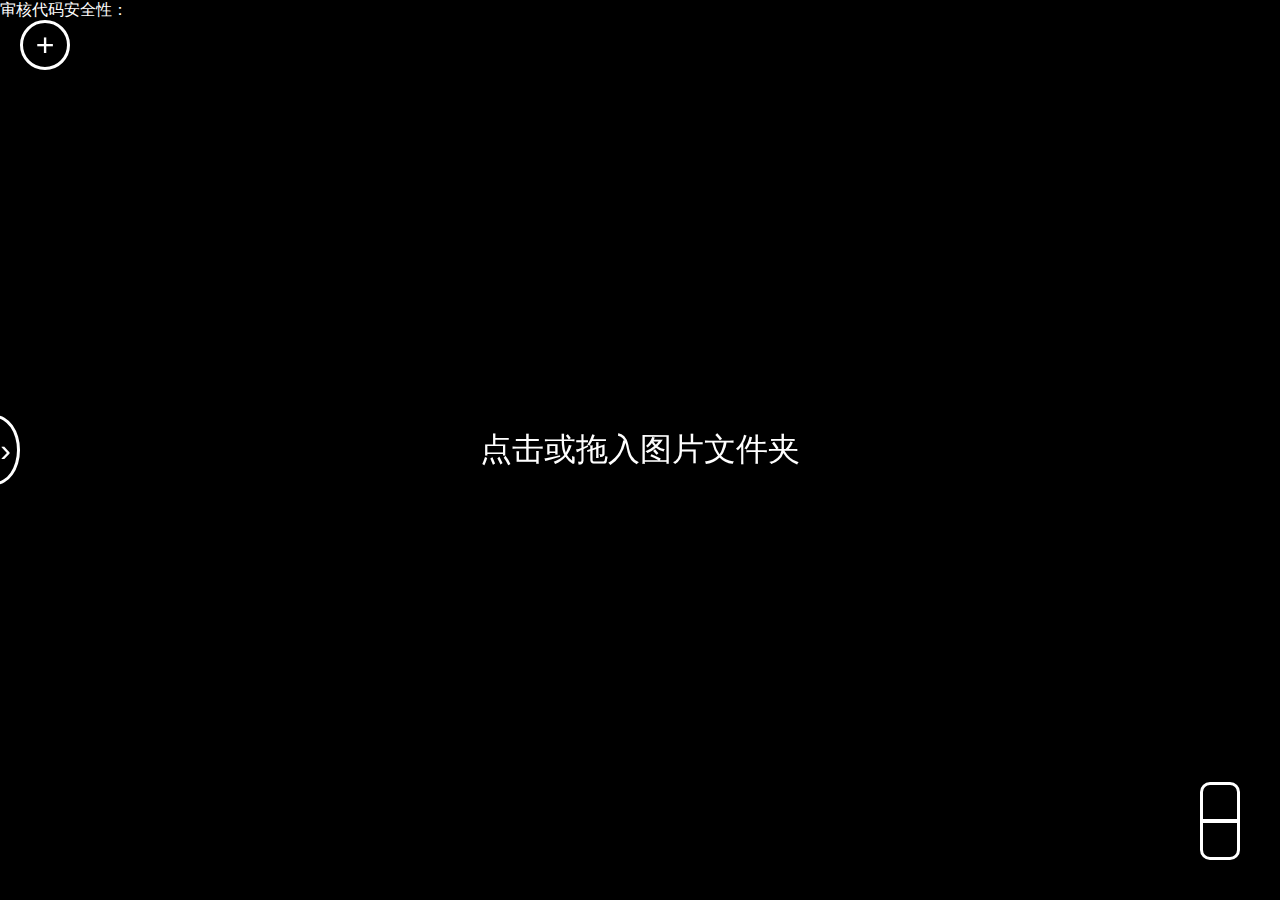
<file: 瀑布流本地图片浏览器/v1.1.0/index.html>
审核代码安全性：<!DOCTYPE html>
<html lang="zh">
  <head>
    <title>瀑布流图片浏览器 v1.1.0</title>
    <!-- 网站图标 -->
    <link rel="icon" href="editora.ico" type="image/x-icon">
    <style>
  #socialIcons {
    display: none !important;
  }
   </style>
    <meta charset="UTF-8" />
    <meta name="color-scheme" content="dark" />
    <meta name="theme-color" content="black" />
    <meta name="description" content="Masonry Image Viewer" />
    <meta name="viewport" content="width=device-width, initial-scale=1" />
    <style>
      :root {
        --colgap: 0px;
        --rowgap: 0px;
        --imgradius: 0px;
        --imgborder: 0px;
        --opacity: 1;
        --halfwhite: rgba(255, 255, 255, 0.5);
        --halfblack: rgba(0, 0, 0, 0.5);
        --accent: #4f9eff;
        --accent2: #ff6b6b;
        --toolbar-bg: rgba(18,18,22,0.92);
        --tool-hover: rgba(255,255,255,0.12);
        --tool-active: rgba(79,158,255,0.35);
      }
      body {
        margin: 0;
        background-color: black;
        color: white;
        display: flex;
        overflow-y: scroll;
        font-family: 'Segoe UI', system-ui, sans-serif;
      }
      #hint {
        position: fixed;
        height: 100%;
        width: 100%;
        display: grid;
        place-items: center;
        font-size: xx-large;
      }
      #cursorplace {
        position: fixed;
        height: 100%;
        width: 1px;
        z-index: 1;
      }
      #indicator {
        position: fixed;
        top: 0;
        right: 17px;
        width: 50px;
        height: 50px;
        place-items: center;
        pointer-events: none;
        background-color: var(--halfblack);
        border-radius: 50%;
        font-size: large;
        animation: scrollmove linear;
        animation-timeline: scroll();
        display: none;
      }
      #indicator.show { display: grid; }
      @keyframes scrollmove {
        from { top: 0; }
        to { top: calc(100vh - 50px); }
      }
      #imgbox {
        flex: 1;
        display: flex;
        flex-wrap: wrap;
        line-height: 0;
        column-gap: var(--colgap);
      }
      .colflex { align-items: flex-start; }
      .rowflex::after { content: ""; flex-grow: 114514; }
      .rowflex { row-gap: var(--rowgap); }
      .imgcol {
        flex: 1;
        display: flex;
        flex-direction: column;
        row-gap: var(--rowgap);
      }
      .wrap { position: relative; cursor: pointer; }
      .wrap > img {
        width: 100%;
        height: auto;
        box-sizing: border-box;
        border: solid white;
        border-radius: var(--imgradius);
        border-width: var(--imgborder);
        transition: box-shadow 0.4s ease;
      }
      .wrap.viewing > img, .wrap.viewing > #rep {
        box-shadow: 0 0 0 3px #4f9eff, 0 0 20px rgba(79,158,255,0.5);
        border-radius: var(--imgradius);
      }
      img { user-select: none; }
      #rep { visibility: hidden; }
      .wrap:hover > .info { visibility: visible; }
      .info {
        position: absolute;
        bottom: 0;
        width: 100%;
        text-align: center;
        line-height: normal;
        border-radius: 10px;
        background-color: var(--halfblack);
        visibility: hidden;
      }
      .info > span { cursor: text; word-break: break-all; }

      /* ===== COVER / ZOOM OVERLAY ===== */
      #cover {
        position: fixed;
        z-index: 2;
        top: 0; left: 0;
        width: 100%; height: 100%;
        outline: none;
        background-color: #000;
        display: none;
      }
      #cover.show { display: block; }
      .zoom { position: fixed; }
      #previmg, #nextimg { top: 50%; opacity: 0.5; z-index: 15; }
      #previmg { left: 1%; }
      #nextimg { right: 1%; }
      #previmg:hover, #nextimg:hover { opacity: 1; }

      .floatbtn {
        position: fixed;
        z-index: 1;
        width: 50px; height: 50px;
        display: grid;
        place-items: center;
        outline: none;
        border: medium solid white;
        border-radius: 50%;
        background-color: var(--halfblack);
        color: white;
        font-size: xx-large;
        cursor: pointer;
      }
      #sidebtn {
        top: 20px; left: 20px;
        opacity: var(--opacity);
      }
      #sidebtn:hover { opacity: 1; }
      #treebtn {
        top: calc(50% - 35px);
        left: -30px;
        height: 70px;
        display: flex;
        justify-content: end;
        opacity: var(--opacity);
      }
      #treebtn:hover { opacity: 1; }
      .scrollbtn {
        position: fixed;
        z-index: 1;
        width: 40px; height: 40px;
        outline: none;
        border: medium solid white;
        background-color: var(--halfblack);
        opacity: var(--opacity);
        user-select: none;
        cursor: pointer;
      }
      .scrollbtn:hover { opacity: 1; }
      #totop { bottom: 78px; right: 40px; border-radius: 10px 10px 0 0; }
      #toend { bottom: 40px; right: 40px; border-radius: 0 0 10px 10px; }

      /* ===== SIDEBAR ===== */
      #sidebar {
        position: fixed;
        left: -400px;
        display: grid;
        align-items: center;
        grid-auto-rows: 40px;
        grid-template-columns: repeat(6, 50px);
        column-gap: 10px;
        border-radius: 20px;
        padding: 20px;
        background-color: var(--halfblack);
        white-space: nowrap;
        z-index: 1;
      }
      #sidebar.show { left: 0; }
      #sidebar > button {
        justify-self: center;
        outline: none;
        padding: 5px 10px;
        border: medium solid var(--halfwhite);
        border-radius: 50px;
        background-color: var(--halfblack);
        cursor: pointer;
        color: white;
      }
      #sidebar > button:hover { border-color: white; }
      #sidebar > button:active { background: var(--halfwhite); }
      #sidebar > button.active { background: var(--halfwhite); }
      #treebar {
        position: fixed;
        z-index: 2;
        background-color: var(--halfblack);
        display: none;
      }
      #treebar.show { display: block; }
      #resizebar {
        min-width: 200px; max-width: 50vw;
        resize: horizontal;
        overflow: scroll;
        opacity: 0.5;
      }
      #resizebar::-webkit-scrollbar { width: 20px; height: 100vh; }
      #resizebar::-webkit-resizer { background-color: white; }
      #dirtree {
        position: absolute;
        width: calc(100% - 25px);
        height: 100vh;
        direction: rtl;
        overflow-y: scroll;
        line-height: 1;
        padding-right: calc(50vw - 100%);
      }
      #dirtree > ul { margin: 0; }
      ul {
        direction: ltr;
        margin: 0 0 0 10px;
        padding: 0;
        border-left: medium solid var(--halfwhite);
      }
      li {
        position: relative;
        z-index: 1;
        min-width: 100%;
        overflow: hidden;
        white-space: nowrap;
        text-overflow: ellipsis;
        list-style: "📁" inside;
        padding-bottom: 2px;
        border-radius: 25px;
        border: medium solid transparent;
        cursor: pointer;
      }
      li:hover { width: fit-content; border-color: white; background-color: var(--halfblack); }
      li.active { background-color: var(--halfwhite); }
      li.visited { opacity: 0.75; }
      select {
        justify-self: center;
        padding: 5px;
        outline: none;
        text-align: center;
        font-size: medium;
        cursor: pointer;
        border-radius: 50px;
        background-color: var(--halfblack);
        border: medium solid var(--halfwhite);
        color: white;
      }
      select:hover { border-color: white; }
      [type="text"] {
        justify-self: center;
        box-sizing: border-box;
        width: 100%;
        padding: 5px;
        outline: none;
        text-align: center;
        font-size: medium;
        border-radius: 50px;
        border: medium solid var(--halfwhite);
        background-color: var(--halfblack);
        color: white;
      }
      [type="text"]:hover { border-color: white; }
      [type="range"] {
        appearance: none;
        width: 200px; height: 10px;
        border-radius: 10px;
        border: medium solid white;
        background-color: var(--halfblack);
        opacity: 0.5;
      }
      [type="range"]:hover { opacity: 1; }
      ::-webkit-slider-thumb {
        appearance: none;
        width: 30px; height: 30px;
        cursor: pointer;
        border-radius: 50%;
        border: medium solid white;
        background-color: var(--halfblack);
        opacity: 0.5;
      }
      ::-webkit-slider-thumb:hover { opacity: 1; }
      .span2 { grid-column: span 2; }
      .span3 { grid-column: span 3; }
      .span4 { grid-column: span 4; }
      .tootip { display: none; }
      .tip:hover .tootip {
        display: block;
        position: absolute;
        background-color: black;
        padding: 10px;
        border-radius: 10px;
      }
      ::selection { background-color: white; color: black; }

      /* ===== ANNOTATION CANVAS ===== */
      #annotCanvas {
        position: fixed;
        top: 0; left: 0;
        z-index: 10;
        pointer-events: none;
        display: none;
      }
      #annotCanvas.active { pointer-events: all; cursor: crosshair; touch-action: none; }
      #annotCanvas.text-mode { cursor: text; }
      #annotCanvas.move-mode { cursor: move; }

      /* ===== MODE BADGE (shown in browse mode on the cover) ===== */
      #editModeBtn {
        position: fixed;
        z-index: 15;
        bottom: 28px; right: 28px;
        width: 42px; height: 42px;
        border-radius: 50%;
        background: rgba(20,20,28,0.8);
        border: 1.5px solid rgba(255,255,255,0.25);
        color: rgba(255,255,255,0.7);
        cursor: pointer;
        display: none;
        align-items: center;
        justify-content: center;
        backdrop-filter: blur(12px);
        transition: all 0.2s ease;
        outline: none;
        box-shadow: 0 2px 12px rgba(0,0,0,0.5);
      }
      #editModeBtn:hover { background: rgba(79,158,255,0.25); border-color: var(--accent); color: white; }
      #editModeBtn.active { background: rgba(79,158,255,0.35); border-color: var(--accent); color: var(--accent); box-shadow: 0 0 0 3px rgba(79,158,255,0.2); }
      #editModeBtn svg { width: 18px; height: 18px; pointer-events: none; }
      #editModeBtn::after {
        content: attr(data-tip);
        position: absolute;
        right: calc(100% + 10px);
        top: 50%; transform: translateY(-50%);
        background: rgba(0,0,0,0.9);
        color: white; font-size: 11px;
        padding: 4px 8px; border-radius: 6px;
        white-space: nowrap; pointer-events: none;
        border: 1px solid rgba(255,255,255,0.15);
        font-family: 'Segoe UI', sans-serif;
        opacity: 0; transition: opacity 0.15s;
      }
      #editModeBtn:hover::after { opacity: 1; }

      /* ===== FLOATING TOOLBAR — RIGHT SIDE PANEL ===== */
      #floatToolbar {
        position: fixed;
        z-index: 25;
        /* Default: right edge, vertically centered */
        right: 12px;
        top: 50%;
        transform: translateY(-50%);
        user-select: none;
        touch-action: none;
        display: none; /* hidden until edit mode */
        flex-direction: column;
        align-items: flex-end;
        gap: 0;
      }
      #floatToolbar.edit-mode { display: flex; }

      /* The actual panel containing all rows */
      #toolPanel {
        display: flex;
        flex-direction: column;
        gap: 5px;
        align-items: flex-end;
        background: rgba(14,14,20,0.95);
        border: 1px solid rgba(255,255,255,0.1);
        border-radius: 16px;
        padding: 8px 10px;
        backdrop-filter: blur(20px);
        box-shadow: -4px 4px 32px rgba(0,0,0,0.6);
        max-height: 90vh;
        overflow-y: auto;
        overflow-x: visible;
        scrollbar-width: none;
      }
      #toolPanel::-webkit-scrollbar { display: none; }

      .tool-row {
        display: flex;
        gap: 4px;
        align-items: center;
        flex-wrap: nowrap;
      }
      /* Thin separator between rows */
      .row-sep {
        width: 100%;
        height: 1px;
        background: rgba(255,255,255,0.08);
        margin: 2px 0;
      }
      .tool-sep {
        width: 1px; height: 28px;
        background: rgba(255,255,255,0.15);
        margin: 0 2px;
        align-self: center;
        flex-shrink: 0;
      }
      .tool-btn {
        width: 36px; height: 36px;
        border-radius: 9px;
        border: none;
        background: transparent;
        color: rgba(255,255,255,0.7);
        cursor: pointer;
        display: flex;
        align-items: center;
        justify-content: center;
        transition: all 0.15s ease;
        position: relative;
        outline: none;
        flex-shrink: 0;
      }
      .tool-btn:hover {
        background: rgba(255,255,255,0.1);
        color: white;
      }
      .tool-btn.active {
        background: rgba(79,158,255,0.3);
        color: var(--accent);
        box-shadow: 0 0 0 1.5px rgba(79,158,255,0.4);
      }
      .tool-btn svg { width: 18px; height: 18px; pointer-events: none; }
      /* Tooltip rendered via JS to avoid CSS overflow clipping */
      #toolTip {
        position: fixed;
        background: rgba(0,0,0,0.92);
        color: white; font-size: 11px;
        padding: 4px 9px; border-radius: 6px;
        white-space: nowrap; pointer-events: none;
        border: 1px solid rgba(255,255,255,0.15);
        z-index: 999;
        display: none;
        transform: translateY(-50%);
      }

      /* Color & size pickers */
      .color-swatch {
        width: 20px; height: 20px;
        border-radius: 50%;
        cursor: pointer;
        border: 2px solid transparent;
        transition: all 0.15s;
        flex-shrink: 0;
        align-self: center;
      }
      .color-swatch.selected { border-color: white; transform: scale(1.2); }
      .color-swatch:hover { transform: scale(1.15); }
      .size-dot {
        border-radius: 50%;
        background: white;
        cursor: pointer;
        border: 1.5px solid transparent;
        transition: all 0.15s;
        align-self: center;
        flex-shrink: 0;
      }
      .size-dot.selected { border-color: var(--accent); }
      .size-dot:hover { opacity: 0.8; }

      /* Edit (image adjust) panel — floats left of the toolbar */
      #editPanel {
        position: absolute;
        right: calc(100% + 12px);
        top: 50%; transform: translateY(-50%);
        opacity: 0;
        pointer-events: none;
        transition: opacity 0.2s ease, transform 0.2s ease;
        background: rgba(14,14,20,0.95);
        border: 1px solid rgba(255,255,255,0.1);
        border-radius: 16px;
        padding: 14px 16px;
        backdrop-filter: blur(20px);
        box-shadow: -4px 4px 32px rgba(0,0,0,0.6);
        width: 240px;
        display: none;
        transform: translateY(-50%) translateX(8px);
      }
      #editPanel.open {
        opacity: 1;
        pointer-events: all;
        display: block;
        transform: translateY(-50%) translateX(0);
      }
      .edit-row {
        display: flex; align-items: center;
        gap: 10px; margin-bottom: 10px;
      }
      .edit-label {
        font-size: 11px; color: rgba(255,255,255,0.6);
        width: 48px; flex-shrink: 0;
      }
      .edit-slider {
        flex: 1; height: 4px; border-radius: 4px;
        border: none !important; background: rgba(255,255,255,0.2);
        outline: none; appearance: none; cursor: pointer;
        opacity: 1 !important; width: auto !important;
      }
      .edit-slider::-webkit-slider-thumb {
        appearance: none; width: 13px; height: 13px;
        border-radius: 50%; background: var(--accent);
        border: none !important; opacity: 1 !important;
        cursor: pointer; box-shadow: 0 0 0 3px rgba(79,158,255,0.25);
      }
      .edit-val {
        font-size: 11px; color: rgba(255,255,255,0.45);
        width: 26px; text-align: right;
      }

      /* Toast notification */
      #toast {
        position: fixed;
        bottom: 30px; left: 50%;
        transform: translateX(-50%) translateY(20px);
        background: rgba(20,20,28,0.95);
        color: white; padding: 8px 18px;
        border-radius: 20px; font-size: 13px;
        z-index: 100; opacity: 0;
        transition: all 0.3s ease;
        border: 1px solid rgba(255,255,255,0.15);
        pointer-events: none; white-space: nowrap;
        font-family: 'Segoe UI', sans-serif;
      }
      #toast.show { opacity: 1; transform: translateX(-50%) translateY(0); }

      /* ===== SOCIAL ICONS (bottom-right corner) ===== */
      #socialIcons {
        position: fixed;
        bottom: 18px; right: 18px;
        z-index: 50;
        display: flex;
        flex-direction: column;
        gap: 8px;
        align-items: center;
      }
      .social-icon {
        width: 32px; height: 32px;
        display: flex;
        align-items: center;
        justify-content: center;
        border-radius: 50%;
        background: rgba(255,255,255,0.06);
        border: 1px solid rgba(255,255,255,0.08);
        color: rgba(255,255,255,0.18);
        text-decoration: none;
        opacity: 0.3;
        transition: color 0.25s, background 0.25s, border-color 0.25s, opacity 0.25s, transform 0.2s;
      }
      #socialIcons:hover .social-icon {
        opacity: 1;
        color: rgba(255,255,255,0.65);
        background: rgba(255,255,255,0.1);
        border-color: rgba(255,255,255,0.25);
      }
      .social-icon:hover {
        color: white !important;
        background: rgba(255,255,255,0.18) !important;
        border-color: rgba(255,255,255,0.5) !important;
        transform: scale(1.15);
      }
      .social-icon svg { width: 16px; height: 16px; pointer-events: none; }
    </style>
  </head>
  <body>
    <div id="hint">点击或拖入图片文件夹</div>
    <div id="cursorplace"></div>
    <div id="imgbox"></div>
    <div id="indicator"></div>

    <!-- Main cover/zoom overlay -->
    <div id="cover" tabindex="1">
      <button id="previmg" class="floatbtn">&#8249;</button>
      <button id="nextimg" class="floatbtn">&#8250;</button>
    </div>

    <!-- Annotation canvas (over the cover) -->
    <canvas id="annotCanvas"></canvas>

    <!-- Text input for annotation (legacy, hidden) -->
    <input id="textInput" type="text" style="display:none" />

    <!-- Toast notification -->
    <div id="toast"></div>

    <!-- Social icons (bottom-right, subtle until hover) -->
    <div id="socialIcons">
      <a class="social-icon" href="https://github.com/ethgan/Image_Viewer/" target="_blank" rel="noopener" title="GitHub">
        <svg viewBox="0 0 24 24" fill="currentColor"><path d="M12 2C6.477 2 2 6.477 2 12c0 4.418 2.865 8.166 6.839 9.489.5.092.682-.217.682-.482 0-.237-.009-.866-.013-1.7-2.782.604-3.369-1.34-3.369-1.34-.454-1.156-1.11-1.463-1.11-1.463-.908-.62.069-.608.069-.608 1.003.07 1.531 1.03 1.531 1.03.892 1.529 2.341 1.087 2.91.831.092-.646.35-1.086.636-1.336-2.22-.253-4.555-1.11-4.555-4.943 0-1.091.39-1.984 1.029-2.683-.103-.253-.446-1.27.098-2.647 0 0 .84-.269 2.75 1.025A9.578 9.578 0 0 1 12 6.836a9.59 9.59 0 0 1 2.504.337c1.909-1.294 2.747-1.025 2.747-1.025.546 1.377.203 2.394.1 2.647.64.699 1.028 1.592 1.028 2.683 0 3.842-2.339 4.687-4.566 4.935.359.309.678.919.678 1.852 0 1.336-.012 2.415-.012 2.743 0 .267.18.578.688.48C19.138 20.163 22 16.418 22 12c0-5.523-4.477-10-10-10z"/></svg>
      </a>
      <a class="social-icon" href="https://www.youtube.com/@%E5%A5%BD%E8%BD%AF%E6%8E%A8%E8%8D%90" target="_blank" rel="noopener" title="YouTube">
        <svg viewBox="0 0 24 24" fill="currentColor"><path d="M23.495 6.205a3.007 3.007 0 0 0-2.088-2.088c-1.87-.501-9.396-.501-9.396-.501s-7.507-.01-9.396.501A3.007 3.007 0 0 0 .527 6.205a31.247 31.247 0 0 0-.522 5.805 31.247 31.247 0 0 0 .522 5.783 3.007 3.007 0 0 0 2.088 2.088c1.868.502 9.396.502 9.396.502s7.506 0 9.396-.502a3.007 3.007 0 0 0 2.088-2.088 31.247 31.247 0 0 0 .5-5.783 31.247 31.247 0 0 0-.5-5.805zM9.609 15.601V8.408l6.264 3.602z"/></svg>
      </a>
      <a class="social-icon" href="https://t.me/yt_hytj" target="_blank" rel="noopener" title="Telegram">
        <svg viewBox="0 0 24 24" fill="currentColor"><path d="M11.944 0A12 12 0 0 0 0 12a12 12 0 0 0 12 12 12 12 0 0 0 12-12A12 12 0 0 0 12 0a12 12 0 0 0-.056 0zm4.962 7.224c.1-.002.321.023.465.14a.506.506 0 0 1 .171.325c.016.093.036.306.02.472-.18 1.898-.962 6.502-1.36 8.627-.168.9-.499 1.201-.82 1.23-.696.065-1.225-.46-1.9-.902-1.056-.693-1.653-1.124-2.678-1.8-1.185-.78-.417-1.21.258-1.91.177-.184 3.247-2.977 3.307-3.23.007-.032.014-.15-.056-.212s-.174-.041-.249-.024c-.106.024-1.793 1.14-5.061 3.345-.48.33-.913.49-1.302.48-.428-.008-1.252-.241-1.865-.44-.752-.245-1.349-.374-1.297-.789.027-.216.325-.437.893-.663 3.498-1.524 5.83-2.529 6.998-3.014 3.332-1.386 4.025-1.627 4.476-1.635z"/></svg>
      </a>
    </div>

    <!-- Edit mode toggle button (shown in browse mode, top-right) -->
    <button id="editModeBtn" data-tip="进入编辑模式 (E)">
      <svg viewBox="0 0 24 24" fill="none" stroke="currentColor" stroke-width="2" stroke-linecap="round" stroke-linejoin="round">
        <path d="M11 4H4a2 2 0 0 0-2 2v14a2 2 0 0 0 2 2h14a2 2 0 0 0 2-2v-7"/>
        <path d="M18.5 2.5a2.121 2.121 0 0 1 3 3L12 15l-4 1 1-4 9.5-9.5z"/>
      </svg>
    </button>

    <!-- Right-side annotation toolbar (shown in edit mode only) -->
    <div id="floatToolbar">
      <!-- Image adjust panel (pops left) -->
      <div id="editPanel">
        <div class="edit-row">
          <span class="edit-label">亮度</span>
          <input class="edit-slider" type="range" id="slBrightness" min="-100" max="100" value="0" />
          <span class="edit-val" id="valBrightness">0</span>
        </div>
        <div class="edit-row">
          <span class="edit-label">对比度</span>
          <input class="edit-slider" type="range" id="slContrast" min="-100" max="100" value="0" />
          <span class="edit-val" id="valContrast">0</span>
        </div>
        <div class="edit-row">
          <span class="edit-label">饱和度</span>
          <input class="edit-slider" type="range" id="slSaturation" min="-100" max="100" value="0" />
          <span class="edit-val" id="valSaturation">0</span>
        </div>
        <div class="edit-row">
          <span class="edit-label">模糊</span>
          <input class="edit-slider" type="range" id="slBlur" min="0" max="20" value="0" />
          <span class="edit-val" id="valBlur">0</span>
        </div>
        <div class="edit-row" style="margin-bottom:0;gap:6px;justify-content:flex-end;">
          <button class="tool-btn" id="btnFlipH" data-tip="水平翻转" style="width:auto;padding:0 8px;font-size:11px;color:rgba(255,255,255,0.8);">↔</button>
          <button class="tool-btn" id="btnFlipV" data-tip="垂直翻转" style="width:auto;padding:0 8px;font-size:11px;color:rgba(255,255,255,0.8);">↕</button>
          <button class="tool-btn" id="btnRotate" data-tip="旋转90°" style="width:auto;padding:0 8px;font-size:13px;color:rgba(255,255,255,0.8);">↻</button>
          <button class="tool-btn" id="btnResetEdit" style="width:auto;padding:0 8px;font-size:11px;color:rgba(255,100,100,0.8);">重置</button>
        </div>
      </div>

      <!-- Main tool panel -->
      <div id="toolPanel">
        <!-- Drawing tools -->
        <div class="tool-row">
          <button class="tool-btn" id="toolArrow" data-tip="箭头 (A)">
            <svg viewBox="0 0 24 24" fill="none" stroke="currentColor" stroke-width="2" stroke-linecap="round" stroke-linejoin="round"><line x1="5" y1="19" x2="19" y2="5"/><polyline points="9 5 19 5 19 15"/></svg>
          </button>
          <button class="tool-btn" id="toolPen" data-tip="画笔 (P)">
            <svg viewBox="0 0 24 24" fill="none" stroke="currentColor" stroke-width="2" stroke-linecap="round" stroke-linejoin="round"><path d="M12 19l7-7 3 3-7 7-3-3z"/><path d="M18 13l-1.5-7.5L2 2l3.5 14.5L13 18l5-5z"/></svg>
          </button>
          <button class="tool-btn" id="toolLine" data-tip="直线 (L)">
            <svg viewBox="0 0 24 24" fill="none" stroke="currentColor" stroke-width="2" stroke-linecap="round"><line x1="4" y1="20" x2="20" y2="4"/></svg>
          </button>
          <button class="tool-btn" id="toolRect" data-tip="矩形 (R)">
            <svg viewBox="0 0 24 24" fill="none" stroke="currentColor" stroke-width="2" stroke-linecap="round" stroke-linejoin="round"><rect x="3" y="3" width="18" height="18" rx="2"/></svg>
          </button>
          <button class="tool-btn" id="toolCircle" data-tip="椭圆 (C)">
            <svg viewBox="0 0 24 24" fill="none" stroke="currentColor" stroke-width="2"><ellipse cx="12" cy="12" rx="10" ry="7"/></svg>
          </button>
          <button class="tool-btn" id="toolText" data-tip="文字 (T)">
            <svg viewBox="0 0 24 24" fill="none" stroke="currentColor" stroke-width="2" stroke-linecap="round" stroke-linejoin="round"><polyline points="4 7 4 4 20 4 20 7"/><line x1="9" y1="20" x2="15" y2="20"/><line x1="12" y1="4" x2="12" y2="20"/></svg>
          </button>
          <button class="tool-btn" id="toolMarker" data-tip="马克笔 (M)">
            <svg viewBox="0 0 24 24" fill="none" stroke="currentColor" stroke-width="2" stroke-linecap="round" stroke-linejoin="round"><path d="M3 17l4 4 12-12-4-4L3 17z"/><line x1="15" y1="3" x2="21" y2="9"/></svg>
          </button>
          <button class="tool-btn" id="toolEraser" data-tip="橡皮擦 (X)">
            <svg viewBox="0 0 24 24" fill="none" stroke="currentColor" stroke-width="2" stroke-linecap="round" stroke-linejoin="round"><path d="M20 20H7L3 16l10-10 7 7-2.5 2.5"/><path d="M6.0 11.0 L13 18"/></svg>
          </button>
          <button class="tool-btn" id="toolMosaic" data-tip="马赛克">
            <svg viewBox="0 0 24 24" fill="none" stroke="currentColor" stroke-width="2"><rect x="3" y="3" width="4" height="4"/><rect x="10" y="3" width="4" height="4"/><rect x="17" y="3" width="4" height="4"/><rect x="3" y="10" width="4" height="4"/><rect x="10" y="10" width="4" height="4"/><rect x="17" y="10" width="4" height="4"/><rect x="3" y="17" width="4" height="4"/><rect x="10" y="17" width="4" height="4"/><rect x="17" y="17" width="4" height="4"/></svg>
          </button>
        </div>
        <div class="row-sep"></div>

        <!-- Line style -->
        <div class="tool-row">
          <button class="tool-btn dash-btn active" id="dashSolid" data-dash="solid" data-tip="实线" style="width:44px;">
            <svg viewBox="0 0 32 6" width="32" height="6"><line x1="0" y1="3" x2="32" y2="3" stroke="currentColor" stroke-width="2.5" stroke-linecap="round"/></svg>
          </button>
          <button class="tool-btn dash-btn" id="dashDot" data-dash="dot" data-tip="点线" style="width:44px;">
            <svg viewBox="0 0 32 6" width="32" height="6"><line x1="0" y1="3" x2="32" y2="3" stroke="currentColor" stroke-width="2.5" stroke-dasharray="2 5" stroke-linecap="round"/></svg>
          </button>
          <button class="tool-btn dash-btn" id="dashDash" data-dash="dash" data-tip="虚线" style="width:44px;">
            <svg viewBox="0 0 32 6" width="32" height="6"><line x1="0" y1="3" x2="32" y2="3" stroke="currentColor" stroke-width="2.5" stroke-dasharray="8 4" stroke-linecap="round"/></svg>
          </button>
          <button class="tool-btn dash-btn" id="dashLong" data-dash="long" data-tip="长虚线" style="width:44px;">
            <svg viewBox="0 0 32 6" width="32" height="6"><line x1="0" y1="3" x2="32" y2="3" stroke="currentColor" stroke-width="2.5" stroke-dasharray="13 4" stroke-linecap="round"/></svg>
          </button>
        </div>
        <div class="row-sep"></div>

        <!-- Colors -->
        <div class="tool-row" style="flex-wrap:wrap;gap:5px;justify-content:flex-end;">
          <div class="color-swatch selected" data-color="#ff4545" style="background:#ff4545;"></div>
          <div class="color-swatch" data-color="#ff8c00" style="background:#ff8c00;"></div>
          <div class="color-swatch" data-color="#ffb800" style="background:#ffb800;"></div>
          <div class="color-swatch" data-color="#4ade80" style="background:#4ade80;"></div>
          <div class="color-swatch" data-color="#4f9eff" style="background:#4f9eff;"></div>
          <div class="color-swatch" data-color="#c084fc" style="background:#c084fc;"></div>
          <div class="color-swatch" data-color="#ffffff" style="background:#fff;"></div>
          <div class="color-swatch" data-color="#000000" style="background:#000;border:1px solid rgba(255,255,255,0.3)"></div>
        </div>

        <!-- Sizes -->
        <div class="tool-row" style="gap:8px;justify-content:flex-end;padding:4px 2px;">
          <div class="size-dot selected" data-size="2" style="width:5px;height:5px;"></div>
          <div class="size-dot" data-size="4" style="width:9px;height:9px;"></div>
          <div class="size-dot" data-size="8" style="width:13px;height:13px;"></div>
          <div class="size-dot" data-size="16" style="width:18px;height:18px;"></div>
        </div>
        <div class="row-sep"></div>

        <!-- Actions -->
        <div class="tool-row">
          <button class="tool-btn" id="toolEdit" data-tip="图像调整">
            <svg viewBox="0 0 24 24" fill="none" stroke="currentColor" stroke-width="2" stroke-linecap="round" stroke-linejoin="round"><circle cx="12" cy="12" r="3"/><path d="M19.07 4.93a10 10 0 0 0-14.14 0"/><path d="M4.93 19.07a10 10 0 0 0 14.14 0"/><path d="M12 2v2"/><path d="M12 20v2"/><path d="M2 12h2"/><path d="M20 12h2"/></svg>
          </button>
          <button class="tool-btn" id="toolUndo" data-tip="撤销 (Ctrl+Z)">
            <svg viewBox="0 0 24 24" fill="none" stroke="currentColor" stroke-width="2" stroke-linecap="round" stroke-linejoin="round"><polyline points="1 4 1 10 7 10"/><path d="M3.51 15a9 9 0 1 0 .49-4.93"/></svg>
          </button>
          <button class="tool-btn" id="toolDelete" data-tip="删除选中 (Del)">
            <svg viewBox="0 0 24 24" fill="none" stroke="currentColor" stroke-width="2" stroke-linecap="round" stroke-linejoin="round"><line x1="18" y1="6" x2="6" y2="18"/><line x1="6" y1="6" x2="18" y2="18"/></svg>
          </button>
          <button class="tool-btn" id="toolClear" data-tip="清除全部">
            <svg viewBox="0 0 24 24" fill="none" stroke="currentColor" stroke-width="2" stroke-linecap="round" stroke-linejoin="round"><polyline points="3 6 5 6 21 6"/><path d="M19 6l-1 14H6L5 6"/><path d="M10 11v6"/><path d="M14 11v6"/><path d="M9 6V4h6v2"/></svg>
          </button>
          <button class="tool-btn" id="toolCopyAnnot" data-tip="复制图片">
            <svg viewBox="0 0 24 24" fill="none" stroke="currentColor" stroke-width="2" stroke-linecap="round" stroke-linejoin="round"><rect x="9" y="9" width="13" height="13" rx="2"/><path d="M5 15H4a2 2 0 0 1-2-2V4a2 2 0 0 1 2-2h9a2 2 0 0 1 2 2v1"/></svg>
          </button>
          <button class="tool-btn" id="toolSave" data-tip="保存图片">
            <svg viewBox="0 0 24 24" fill="none" stroke="currentColor" stroke-width="2" stroke-linecap="round" stroke-linejoin="round"><path d="M19 21H5a2 2 0 0 1-2-2V5a2 2 0 0 1 2-2h11l5 5v11a2 2 0 0 1-2 2z"/><polyline points="17 21 17 13 7 13 7 21"/><polyline points="7 3 7 8 15 8"/></svg>
          </button>
          <!-- Exit edit mode -->
          <button class="tool-btn" id="toolExitEdit" data-tip="退出编辑模式 (E)" style="color:rgba(255,100,100,0.7);">
            <svg viewBox="0 0 24 24" fill="none" stroke="currentColor" stroke-width="2" stroke-linecap="round" stroke-linejoin="round"><path d="M9 21H5a2 2 0 0 1-2-2V5a2 2 0 0 1 2-2h4"/><polyline points="16 17 21 12 16 7"/><line x1="21" y1="12" x2="9" y2="12"/></svg>
          </button>
        </div>
      </div>
    </div>

    <!-- Nav buttons (inside cover) -->
    <button class="floatbtn" id="treebtn">&#8250;</button>
    <button class="floatbtn" id="sidebtn">+</button>
    <button class="scrollbtn" id="toend"></button>
    <button class="scrollbtn" id="totop"></button>

    <div id="treebar">
      <div id="dirtree"><ul></ul></div>
      <div id="resizebar"></div>
    </div>

    <div id="sidebar">
      <div>列距：</div>
      <input type="range" id="colgapinput" min="0" max="40" value="20" class="span4" />
      <div id="colgap">0</div>
      <div>行距：</div>
      <input type="range" id="rowgapinput" min="0" max="40" value="20" class="span4" />
      <div id="rowgap">0</div>
      <div>圆角：</div>
      <input type="range" id="imgradiusinput" min="0" max="40" value="20" class="span4" />
      <div id="imgradius">0</div>
      <div>边框：</div>
      <input type="range" id="imgborderinput" min="0" max="5" value="0" class="span4" />
      <div id="imgborder">0</div>
      <div>列数：</div>
      <button id="colflex">纵向</button>
      <input type="range" id="colcountinput" min="1" max="8" value="4" class="span3" />
      <div id="colcount">4</div>
      <div>高度：</div>
      <button id="rowflex">横向</button>
      <input type="range" id="minheightinput" min="100" max="500" value="300" step="10" class="span3" />
      <div id="minheight">250</div>
      <div>总数：</div>
      <div id="totalcount"></div>
      <div>加载：</div>
      <div id="loadedcount"></div>
      <div>显示：</div>
      <div id="showcount"></div>
      <button id="loadall">加载</button>
      <button id="pause">暂停</button>
      <div>跳转：</div>
      <input id="jumpTo" type="text" />
      <div>每次：</div>
      <input id="perload" type="text" value="25" />
      <div>排序：</div>
      <select id="sortby" class="span2">
        <option value="default">默认</option>
        <option value="lastModified">日期</option>
        <option value="size">大小</option>
      </select>
      <select id="order" class="span2">
        <option value="asc">升序</option>
        <option value="desc">降序</option>
      </select>
      <button id="resort">重排</button>
      <div>过滤：</div>
      <button id="filtmono" class="span2">黑白漫画</button>
      <button id="filtborder" class="span2">纯色边框</button>
      <button id="revert">反转</button>
      <div class="tip">
        宽高：
        <div class="tootip">
          例：<br />"16:9"表示宽高比等于16：9<br />"16:9-"表示宽高比大于16：9<br />"-16:9"表示宽高比小于16：9<br />"4:3-16:9"表示宽高比在4:3到16：9之间<br />
        </div>
      </div>
      <input type="text" id="aspectratio" class="span3" />
    </div>

    <script>
      // ============================================================
      // ORIGINAL UTILITIES & CLASSES
      // ============================================================
      class Queue {
        constructor(items = []) { this.items = items; this.getters = []; }
        push(item) { this.items.push(item); if (this.getters.length > 0) this.getters.shift()(this.items.shift()); }
        shift() {
          if (this.items.length === 0) return new Promise((resolve) => this.getters.push(resolve));
          return this.items.shift();
        }
      }
      class Semaphore {
        constructor(value = 1) { this.value = value; this.queue = []; }
        async acquire() { if (this.value > 0) this.value--; else return new Promise((resolve) => this.queue.push(resolve)); }
        release() { this.value++; if (this.queue.length > 0) this.queue.shift()(); }
      }
      DataView.prototype.getUint24 = function(byteOffset, littleEndian) {
        if (littleEndian) return this.getUint8(byteOffset) | (this.getUint8(byteOffset+1)<<8) | (this.getUint8(byteOffset+2)<<16);
        else return (this.getUint8(byteOffset)<<16) | (this.getUint8(byteOffset+1)<<8) | this.getUint8(byteOffset+2);
      };
      function throttle(func, ms = 1000) {
        let timeout; let con = this;
        return function() { if (timeout) return; func.apply(con, arguments); timeout = setTimeout(() => timeout = null, ms); };
      }
      function debounce(func, ms = 1000) {
        let timeout; let con = this;
        return function() { clearTimeout(timeout); timeout = setTimeout(() => func.apply(con, arguments), ms); };
      }
      function range(start, end, step = 1) { let arr = []; for (let i = start; i < end; i += step) arr.push(i); return arr; }
      function flatObj(obj, path) {
        obj = path.split("/").reduce((obj, name) => obj[name], obj);
        function recurse(obj) { for (let key in obj) { if (typeof obj[key] === "object") recurse(obj[key]); else arr.push(obj[key]); } }
        let arr = []; recurse(obj); return arr;
      }
      let MB = 1024**2, GB = 1024**3;
      function formatSize(bytes) {
        if (bytes < 1024) return `${bytes} B`;
        else if (bytes < MB) return `${(bytes/1024).toFixed(2)} KB`;
        else if (bytes < GB) return `${(bytes/MB).toFixed(2)} MB`;
      }
      let sleep = (ms) => new Promise((resolve) => setTimeout(resolve, ms));
      let log = console.log;
      let docEl = document.documentElement;
      let getEl = (id) => document.getElementById(id);
      let newEl = (tag) => document.createElement(tag);

      // Element references
      let aspectratio = getEl("aspectratio"), colcountinput = getEl("colcountinput");
      let cover = getEl("cover"), cursorplace = getEl("cursorplace");
      let dirtree = getEl("dirtree"), filtborder = getEl("filtborder"), filtmono = getEl("filtmono");
      let hint = getEl("hint"), imgbox = getEl("imgbox"), indicator = getEl("indicator");
      let jumpTo = getEl("jumpTo"), loadall = getEl("loadall"), loadedcount = getEl("loadedcount");
      let minheightinput = getEl("minheightinput"), nextimg = getEl("nextimg"), order = getEl("order");
      let pause = getEl("pause"), perload = getEl("perload"), previmg = getEl("previmg");
      let resort = getEl("resort"), revert = getEl("revert"), showcount = getEl("showcount");
      let sidebar = getEl("sidebar"), sidebtn = getEl("sidebtn"), sortby = getEl("sortby");
      let toend = getEl("toend"), totalcount = getEl("totalcount"), totop = getEl("totop");
      let treebar = getEl("treebar"), treebtn = getEl("treebtn");

      let zoom, flextype, currdir, minCol, minR, maxR, held = false;
      totalcount.value = 0; loadedcount.value = 0; showcount.value = 0;
      let dircount = 0, loadingAll = 0, loading = 0, filting = 0;
      let imgcols = [], marks = [], allData = new Map(), toLoad = new Queue(), visImgs = new Set();
      let configs = ["colgap","rowgap","imgradius","imgborder","colcount","minheight"];
      let enums = { colflex:"colflex", rowflex:"rowflex", default:"default", name:"name", date:"date", size:"size", asc:"asc", desc:"desc" };

      let imgObs = new IntersectionObserver((es) => { es.forEach((e) => { if (e.isIntersecting) visImgs.add(e.target.index); else visImgs.delete(e.target.index); }); });
      let dirObs = new IntersectionObserver((es) => { es.forEach((e) => { if (e.isIntersecting) { currdir?.classList.remove("active"); currdir?.classList.add("visited"); currdir = getEl("li"+e.target.index); currdir.classList.add("active"); } }); });

      // ============================================================
      // VERSION INFO
      // ============================================================
      const APP_VERSION = "v1.1.0";
      const UPDATE_NOTES = [
        "新增导入保护：最多导入 5000 张图片",
        "超过 1000 张时提示是否继续，提醒可能卡顿",
        "每次导入结束后提示本次共输入多少张图片",
        "目录权限改为只读，保存图片采用另存为，不改动源文件",
        "导入后继续拖拽图片不再自动复制到剪贴板"
      ];
      const MAX_IMPORT_IMAGES = 5000;
      const IMPORT_WARN_THRESHOLD = 1000;
      let importSessionCount = 0;
      let importWarned = false;
      let importCancelled = false;
      function resetImportSession() {
        importSessionCount = 0;
        importWarned = false;
        importCancelled = false;
      }
      function shouldContinueImport() {
        if (!importWarned && importSessionCount > IMPORT_WARN_THRESHOLD) {
          importWarned = true;
          return confirm(`本次已输入 ${importSessionCount} 张图片。继续导入可能导致浏览器卡顿，
请关闭其他应用程序。是否继续？`);
        }
        return true;
      }
      function finishImportSession() {
        showToast(`本次共输入了 ${importSessionCount} 张图片`);
      }

      // ============================================================
      // ANNOTATION SYSTEM v2 — Object Model
      // ============================================================
      const annotCanvas = getEl("annotCanvas");
      const annotCtx = annotCanvas.getContext("2d");

      // ── State ──
      let annotTool = "arrow";
      let annotColor = "#ff4545";
      let annotSize = 2;
      let annotDash = "solid";
      let annotEnabled = false;

      let annotObjects = [];
      let annotHistory = [];
      let selectedObj = null;   // object currently in "edit state"
      let dragging = false;
      let dragOffX = 0, dragOffY = 0;
      let resizingHandle = -1;
      let resizeFrozen = null;  // deep-frozen copy at resize start
      let resizeFrozenBB = null;
      let editingTextObj = null;
      let annotDrawing = false;
      let annotStartX = 0, annotStartY = 0;

      const DASH_MAP = { solid:[], dot:[2,6], dash:[10,7], long:[18,7] };
      const HANDLE_CURSORS = ["nw-resize","n-resize","ne-resize","e-resize","se-resize","s-resize","sw-resize","w-resize"];

      // ── Canvas sizing ──
      function resizeAnnotCanvas() {
        annotCanvas.width = window.innerWidth;
        annotCanvas.height = window.innerHeight;
        redrawAll();
      }
      resizeAnnotCanvas();
      window.addEventListener("resize", resizeAnnotCanvas);

      function showAnnotCanvas() { annotCanvas.style.display="block"; annotCanvas.classList.add("active"); annotEnabled=true; updateAnnotCursor(); }
      function hideAnnotCanvas() { annotCanvas.style.display="none"; annotCanvas.classList.remove("active"); annotEnabled=false; commitTextEdit(); }

      // ── History ──
      function saveHistory() { annotHistory.push(JSON.stringify(annotObjects)); if(annotHistory.length>60) annotHistory.shift(); }
      function undoAnnot() { commitTextEdit(); if(!annotHistory.length) return; annotObjects=JSON.parse(annotHistory.pop()); selectedObj=null; redrawAll(); }
      function clearAnnot() { saveHistory(); annotObjects=[]; selectedObj=null; redrawAll(); }

      // ── Geometry helpers ──
      function getBoundingBox(obj) {
        if (obj.type==="pen"||obj.type==="marker") {
          if (!obj.points?.length) return {x:0,y:0,w:4,h:4};
          let x0=Infinity,y0=Infinity,x1=-Infinity,y1=-Infinity;
          obj.points.forEach(p=>{x0=Math.min(x0,p.x);y0=Math.min(y0,p.y);x1=Math.max(x1,p.x);y1=Math.max(y1,p.y);});
          const half = (obj.size*(obj.type==="marker"?6:1))/2;
          return {x:x0-half,y:y0-half,w:(x1-x0)||4,h:(y1-y0)||4};
        }
        if (obj.type==="text") {
          const fs=obj.size*8+10;
          annotCtx.font=`bold ${fs}px 'Segoe UI',sans-serif`;
          const tw=annotCtx.measureText(obj.text||" ").width;
          return {x:obj.x1,y:obj.y1,w:tw,h:fs*1.3};
        }
        if (obj.type==="mosaic") {
          if (!obj.blocks?.length) return {x:0,y:0,w:4,h:4};
          const bs=obj.size*8;
          let x0=Infinity,y0=Infinity,x1=-Infinity,y1=-Infinity;
          obj.blocks.forEach(b=>{x0=Math.min(x0,b.x);y0=Math.min(y0,b.y);x1=Math.max(x1,b.x+bs);y1=Math.max(y1,b.y+bs);});
          return {x:x0,y:y0,w:x1-x0,h:y1-y0};
        }
        const x=Math.min(obj.x1,obj.x2??obj.x1), y=Math.min(obj.y1,obj.y2??obj.y1);
        const w=Math.abs((obj.x2??obj.x1)-obj.x1)||4, h=Math.abs((obj.y2??obj.y1)-obj.y1)||4;
        return {x,y,w,h};
      }

      const HIT_PAD = 10;
      function hitTest(obj, px, py) {
        const bb=getBoundingBox(obj);
        return px>=bb.x-HIT_PAD && px<=bb.x+bb.w+HIT_PAD && py>=bb.y-HIT_PAD && py<=bb.y+bb.h+HIT_PAD;
      }

      // 8 handles around bounding box: TL,TC,TR,MR,BR,BC,BL,ML
      // Each stores normalized anchor (ax,ay): 0=left/top, 0.5=mid, 1=right/bottom
      const SEL_PAD = 10;
      function getHandles(obj) {
        const bb=getBoundingBox(obj);
        const l=bb.x-SEL_PAD, r=bb.x+bb.w+SEL_PAD, t=bb.y-SEL_PAD, b=bb.y+bb.h+SEL_PAD;
        const mx=(l+r)/2, my=(t+b)/2;
        return [
          {x:l, y:t, ax:0,  ay:0  },  // 0 TL
          {x:mx,y:t, ax:.5, ay:0  },  // 1 TC
          {x:r, y:t, ax:1,  ay:0  },  // 2 TR
          {x:r, y:my,ax:1,  ay:.5 },  // 3 MR
          {x:r, y:b, ax:1,  ay:1  },  // 4 BR
          {x:mx,y:b, ax:.5, ay:1  },  // 5 BC
          {x:l, y:b, ax:0,  ay:1  },  // 6 BL
          {x:l, y:my,ax:0,  ay:.5 },  // 7 ML
        ];
      }
      function hitHandle(obj, px, py) {
        const handles=getHandles(obj);
        for(let i=0;i<handles.length;i++) if(Math.hypot(px-handles[i].x,py-handles[i].y)<12) return i;
        return -1;
      }

      // Resize: map all object coords from frozen-BB space to new-BB space.
      // Dragging handle with anchor (ax,ay):
      //   ax=0 → move left edge, ax=1 → move right edge, ax=0.5 → both edges shift equally (unused for now)
      function applyResize(hi, curX, curY) {
        const h = getHandles(resizeFrozen)[hi]; // anchor from frozen geometry
        const fbb = resizeFrozenBB;
        // Outer box used for mapping (= bounding box + SEL_PAD on each side)
        let ox1=fbb.x-SEL_PAD, oy1=fbb.y-SEL_PAD, ox2=fbb.x+fbb.w+SEL_PAD, oy2=fbb.y+fbb.h+SEL_PAD;
        let nx1=ox1, ny1=oy1, nx2=ox2, ny2=oy2;
        if      (h.ax===0)   nx1=curX;
        else if (h.ax===1)   nx2=curX;
        if      (h.ay===0)   ny1=curY;
        else if (h.ay===1)   ny2=curY;

        // Safety: prevent zero/negative size causing explosions
        if (nx2-nx1 < 4) { if(h.ax===0) nx1=nx2-4; else nx2=nx1+4; }
        if (ny2-ny1 < 4) { if(h.ay===0) ny1=ny2-4; else ny2=ny1+4; }

        const ow=ox2-ox1, oh=oy2-oy1;
        const nw=nx2-nx1, nh=ny2-ny1;
        const mapX = x => ow>0 ? nx1+(x-ox1)/ow*nw : nx1;
        const mapY = y => oh>0 ? ny1+(y-oy1)/oh*nh : ny1;

        const live=selectedObj, fr=resizeFrozen;
        if (fr.type==="pen"||fr.type==="marker") {
          live.points=fr.points.map(p=>({...p,x:mapX(p.x),y:mapY(p.y)}));
        } else if (fr.type==="mosaic") {
          live.blocks=fr.blocks.map(b=>({...b,x:mapX(b.x),y:mapY(b.y)}));
        } else if (fr.type==="text") {
          live.x1=mapX(fr.x1); live.y1=mapY(fr.y1);
          const scale=(Math.abs(nw)+Math.abs(nh))/(Math.abs(ow)+Math.abs(oh));
          live.size=Math.max(1,Math.round(fr.size*scale));
        } else {
          live.x1=mapX(fr.x1); live.y1=mapY(fr.y1);
          live.x2=mapX(fr.x2); live.y2=mapY(fr.y2);
        }
      }

      function moveObject(obj, dx, dy) {
        if(obj.type==="pen"||obj.type==="marker") obj.points.forEach(p=>{p.x+=dx;p.y+=dy;});
        else if(obj.type==="mosaic") obj.blocks.forEach(b=>{b.x+=dx;b.y+=dy;});
        else {obj.x1+=dx;obj.y1+=dy;if(obj.x2!=null){obj.x2+=dx;obj.y2+=dy;}}
      }

      function scaleObjectFromCenter(obj, factor) {
        const bb=getBoundingBox(obj);
        const cx=bb.x+bb.w/2, cy=bb.y+bb.h/2;
        const sp=(x,y)=>({x:cx+(x-cx)*factor,y:cy+(y-cy)*factor});
        if(obj.type==="pen"||obj.type==="marker") obj.points=obj.points.map(p=>({...p,...sp(p.x,p.y)}));
        else if(obj.type==="mosaic") obj.blocks=obj.blocks.map(b=>{const p=sp(b.x,b.y);return{...b,x:p.x,y:p.y};});
        else{const p1=sp(obj.x1,obj.y1);obj.x1=p1.x;obj.y1=p1.y;if(obj.x2!=null){const p2=sp(obj.x2,obj.y2);obj.x2=p2.x;obj.y2=p2.y;}}
      }

      // ── Drawing ──
      function drawObject(ctx, obj, isSelected) {
        ctx.save();
        const lw=obj.size;
        ctx.strokeStyle=obj.color; ctx.fillStyle=obj.color;
        ctx.lineWidth=lw; ctx.lineCap="round"; ctx.lineJoin="round";
        const dashBase=DASH_MAP[obj.dash]||[];
        ctx.setLineDash(dashBase.map(v=>v*Math.max(1,lw*0.5)));

        if(obj.type==="arrow"){
          const dashArr=DASH_MAP[obj.dash]||[];
          ctx.setLineDash(dashArr.map(v=>v*Math.max(1,lw*0.5)));
          const angle=Math.atan2(obj.y2-obj.y1,obj.x2-obj.x1), headLen=Math.max(14,lw*5);
          ctx.beginPath(); ctx.moveTo(obj.x1,obj.y1); ctx.lineTo(obj.x2,obj.y2); ctx.stroke();
          ctx.setLineDash([]);
          ctx.beginPath();
          ctx.moveTo(obj.x2,obj.y2);
          ctx.lineTo(obj.x2-headLen*Math.cos(angle-Math.PI/6),obj.y2-headLen*Math.sin(angle-Math.PI/6));
          ctx.lineTo(obj.x2-headLen*Math.cos(angle+Math.PI/6),obj.y2-headLen*Math.sin(angle+Math.PI/6));
          ctx.closePath(); ctx.fill();
        } else if(obj.type==="line"){
          ctx.beginPath(); ctx.moveTo(obj.x1,obj.y1); ctx.lineTo(obj.x2,obj.y2); ctx.stroke();
        } else if(obj.type==="rect"){
          ctx.strokeRect(obj.x1,obj.y1,obj.x2-obj.x1,obj.y2-obj.y1);
        } else if(obj.type==="circle"){
          const rx=Math.abs(obj.x2-obj.x1)/2,ry=Math.abs(obj.y2-obj.y1)/2;
          ctx.beginPath(); ctx.ellipse((obj.x1+obj.x2)/2,(obj.y1+obj.y2)/2,rx,ry,0,0,Math.PI*2); ctx.stroke();
        } else if(obj.type==="pen"||obj.type==="marker"){
          if(obj.type==="marker"){ctx.globalAlpha=0.38;ctx.lineWidth=lw*6;ctx.setLineDash([]);}
          const pts=obj.points;
          if(!pts||pts.length===0) { ctx.restore(); return; }
          if(pts.length===1){
            ctx.beginPath();
            ctx.arc(pts[0].x,pts[0].y,(obj.type==="marker"?lw*3:lw/2),0,Math.PI*2);
            ctx.fill();
          } else if(obj.type==="marker"){
            // Marker: uniform thick smooth curve
            ctx.beginPath(); ctx.moveTo(pts[0].x,pts[0].y);
            for(let i=1;i<pts.length;i++){
              const prev=pts[i-1], cur=pts[i];
              const next=pts[i+1]||cur;
              const cpx=(prev.x+cur.x)/2, cpy=(prev.y+cur.y)/2;
              const cp2x=(cur.x+next.x)/2, cp2y=(cur.y+next.y)/2;
              ctx.bezierCurveTo(cpx,cpy,cp2x,cp2y,cur.x,cur.y);
            }
            ctx.stroke();
          } else {
            // Pen: pressure-sensitive filled polygon outline (no segment-join bumps)
            ctx.setLineDash([]);
            // Build smooth spine via Catmull-Rom → Bezier, then offset left/right by half-width
            // to create a filled shape instead of stroked segments
            const n=pts.length;
            // Get tangent vectors and widths at each point
            const ws=pts.map(p=>Math.max(0.5, lw*(0.35+0.65*(p.p??0.5))));
            // Generate the centerline polyline as Catmull-Rom evaluated at fine steps
            const steps=3; // sub-steps between each pair of input points
            const spline=[]; // {x,y,w} fine-resolution spine
            for(let i=0;i<n-1;i++){
              const p0=pts[Math.max(0,i-1)];
              const p1=pts[i];
              const p2=pts[i+1];
              const p3=pts[Math.min(n-1,i+2)];
              const w1=ws[i], w2=ws[i+1];
              for(let s=0;s<=steps;s++){
                const t=s/steps;
                // Catmull-Rom
                const t2=t*t, t3=t2*t;
                const x=0.5*((2*p1.x)+(-p0.x+p2.x)*t+(2*p0.x-5*p1.x+4*p2.x-p3.x)*t2+(-p0.x+3*p1.x-3*p2.x+p3.x)*t3);
                const y=0.5*((2*p1.y)+(-p0.y+p2.y)*t+(2*p0.y-5*p1.y+4*p2.y-p3.y)*t2+(-p0.y+3*p1.y-3*p2.y+p3.y)*t3);
                const w=w1+(w2-w1)*t;
                spline.push({x,y,w});
              }
            }
            spline.push({x:pts[n-1].x,y:pts[n-1].y,w:ws[n-1]});
            if(spline.length<2){ ctx.restore(); return; }
            // Compute per-point normals along the spine
            const left=[], right=[];
            for(let i=0;i<spline.length;i++){
              const prev=spline[Math.max(0,i-1)];
              const next=spline[Math.min(spline.length-1,i+1)];
              let dx=next.x-prev.x, dy=next.y-prev.y;
              const len=Math.sqrt(dx*dx+dy*dy)||1;
              dx/=len; dy/=len;
              // Normal: rotate 90°
              const nx=-dy, ny=dx;
              const hw=spline[i].w/2;
              left.push({x:spline[i].x+nx*hw, y:spline[i].y+ny*hw});
              right.push({x:spline[i].x-nx*hw, y:spline[i].y-ny*hw});
            }
            // Draw filled shape: left side forward, right side backward, rounded caps
            ctx.beginPath();
            // Start cap (semicircle)
            const s0=spline[0], hw0=s0.w/2;
            ctx.arc(s0.x,s0.y,hw0,Math.atan2(left[0].y-s0.y,left[0].x-s0.x),Math.atan2(right[0].y-s0.y,right[0].x-s0.x));
            // Left side
            ctx.moveTo(left[0].x,left[0].y);
            for(let i=1;i<left.length;i++) ctx.lineTo(left[i].x,left[i].y);
            // End cap
            const sn=spline[spline.length-1], hwn=sn.w/2;
            ctx.arc(sn.x,sn.y,hwn,Math.atan2(left[left.length-1].y-sn.y,left[left.length-1].x-sn.x),Math.atan2(right[right.length-1].y-sn.y,right[right.length-1].x-sn.x));
            // Right side reversed
            for(let i=right.length-1;i>=0;i--) ctx.lineTo(right[i].x,right[i].y);
            ctx.closePath();
            ctx.fill();
          }
        } else if(obj.type==="text"){
          const fs=obj.size*8+10; ctx.setLineDash([]);
          ctx.font=`bold ${fs}px 'Segoe UI',sans-serif`;
          ctx.shadowColor="transparent"; ctx.shadowBlur=0;
          ctx.fillText(obj.text||"",obj.x1,obj.y1+fs);
        } else if(obj.type==="mosaic"){
          ctx.setLineDash([]); ctx.globalAlpha=1;
          obj.blocks?.forEach(b=>{ctx.fillStyle=b.color;ctx.fillRect(b.x,b.y,lw*8,lw*8);});
        }

        if(isSelected){
          ctx.restore(); ctx.save();
          const bb=getBoundingBox(obj);
          // Selection outline
          ctx.setLineDash([5,4]); ctx.strokeStyle="rgba(79,158,255,0.85)"; ctx.lineWidth=1.5;
          ctx.strokeRect(bb.x-SEL_PAD,bb.y-SEL_PAD,bb.w+SEL_PAD*2,bb.h+SEL_PAD*2);
          // Handles
          ctx.setLineDash([]);
          getHandles(obj).forEach(h=>{
            ctx.fillStyle="white"; ctx.beginPath(); ctx.arc(h.x,h.y,5,0,Math.PI*2); ctx.fill();
            ctx.strokeStyle="rgba(79,158,255,0.9)"; ctx.lineWidth=1.5; ctx.stroke();
          });
        }
        ctx.restore();
      }

      function redrawAll() {
        annotCtx.clearRect(0,0,annotCanvas.width,annotCanvas.height);
        annotObjects.forEach(obj=>drawObject(annotCtx,obj,obj===selectedObj));
        // Don't draw editingTextObj on canvas while textOverlay div is showing —
        // that causes a ghost/double shadow. Only draw a faint position marker.
        if(editingTextObj){
          annotCtx.save();
          annotCtx.setLineDash([4,3]);
          annotCtx.strokeStyle="rgba(79,158,255,0.5)";
          annotCtx.lineWidth=1;
          const fs=editingTextObj.size*8+10;
          const tw=Math.max(60, annotCtx.measureText(editingTextObj.text||" ").width);
          annotCtx.strokeRect(editingTextObj.x1-2, editingTextObj.y1-2, tw+12, fs*1.4+4);
          annotCtx.restore();
        }
      }

      function findObjectAt(x,y){
        for(let i=annotObjects.length-1;i>=0;i--) if(hitTest(annotObjects[i],x,y)) return annotObjects[i];
        return null;
      }

      function sampleMosaicColor(){const v=()=>Math.floor(Math.random()*60+80);return `rgba(${v()},${v()},${v()},0.85)`;}

      // ── Text overlay ──
      const textOverlay = document.createElement("div");
      textOverlay.contentEditable="true"; textOverlay.spellcheck=false;
      textOverlay.style.cssText="position:fixed;z-index:30;min-width:40px;max-width:600px;padding:4px 8px;background:transparent;border:1.5px dashed rgba(79,158,255,0.8);border-radius:4px;outline:none;font-family:'Segoe UI',sans-serif;font-weight:bold;white-space:pre;line-height:1.3;cursor:text;display:none;caret-color:white;color:white";
      document.body.appendChild(textOverlay);
      const textInputEl = getEl("textInput");
      if(textInputEl) textInputEl.style.display="none";

      function startTextEdit(existing){
        // existing must already be IN annotObjects (or will be added by caller)
        commitTextEdit();
        annotObjects=annotObjects.filter(o=>o!==existing); // remove while editing
        editingTextObj=existing;
        selectedObj=null;
        const fs=existing.size*8+10;
        textOverlay.style.display="block";
        textOverlay.style.fontSize=fs+"px";
        textOverlay.style.color=existing.color;
        textOverlay.style.left=Math.min(existing.x1, window.innerWidth-120)+"px";
        textOverlay.style.top=(existing.y1-4)+"px";
        textOverlay.textContent=existing.text||"";
        requestAnimationFrame(()=>{
          textOverlay.focus();
          const r=document.createRange(); r.selectNodeContents(textOverlay); r.collapse(false);
          window.getSelection().removeAllRanges(); window.getSelection().addRange(r);
          if(editingTextObj){ editingTextObj.text=textOverlay.textContent; redrawAll(); }
        });
      }
      function commitTextEdit(){
        if(!editingTextObj) return;
        const txt=textOverlay.textContent.trim();
        const obj=editingTextObj;
        editingTextObj=null;
        textOverlay.style.display="none"; textOverlay.textContent="";
        if(txt){
          obj.text=txt;
          if(!annotObjects.includes(obj)){ saveHistory(); annotObjects.push(obj); }
          selectedObj=obj; // re-select after commit so user can move/resize
        } else {
          annotObjects=annotObjects.filter(o=>o!==obj);
          selectedObj=null;
        }
        redrawAll();
      }
      textOverlay.addEventListener("input",()=>{ if(editingTextObj){ editingTextObj.text=textOverlay.textContent; redrawAll(); } });
      textOverlay.addEventListener("keydown",(e)=>{
        e.stopPropagation();
        if(e.key==="Escape"){ editingTextObj=null; textOverlay.style.display="none"; textOverlay.textContent=""; redrawAll(); }
        if(e.key==="Enter"&&!e.shiftKey){ e.preventDefault(); commitTextEdit(); }
      });
      textOverlay.addEventListener("blur",()=>setTimeout(commitTextEdit,150));

      // ── Mouse handlers ──
      annotCanvas.addEventListener("pointerdown",(e)=>{
        if(!annotEnabled) return;
        e.stopPropagation();
        e.preventDefault();
        // Capture pointer so all subsequent move/up events come to this canvas
        // even if the stylus drifts outside — and blocks OS scroll gestures
        if(e.pointerId != null) annotCanvas.setPointerCapture(e.pointerId);
        const x=e.clientX, y=e.clientY;
        if(editingTextObj){ commitTextEdit(); return; }

        // 1. Active selection: handle → resize; body → move; outside → deselect
        if(selectedObj){
          const hi=hitHandle(selectedObj,x,y);
          if(hi>=0){
            resizingHandle=hi;
            resizeFrozen=JSON.parse(JSON.stringify(selectedObj));
            resizeFrozenBB=getBoundingBox(resizeFrozen);
            saveHistory(); return;
          }
          if(hitTest(selectedObj,x,y)){
            if(e.detail===2 && selectedObj.type==="text"){ startTextEdit(selectedObj); return; }
            dragging=true; dragOffX=x; dragOffY=y; return;
          }
          // Click outside selection → deselect
          selectedObj=null; redrawAll();
          // Brush tools immediately start a new stroke; shape/text tools wait for next click
          if(!["pen","marker","eraser","mosaic"].includes(annotTool)) return;
        }

        // 2. Hit test — for shape/text/arrow tools, click on existing obj selects it
        //    Brush tools skip this — they always draw
        const isBrushTool = ["pen","marker","eraser","mosaic"].includes(annotTool);
        if(!isBrushTool){
          const hit=findObjectAt(x,y);
          if(hit){
            if(e.detail===2 && hit.type==="text"){ startTextEdit(hit); return; }
            selectedObj=hit; dragging=true; dragOffX=x; dragOffY=y;
            redrawAll(); return;
          }
        }

        // 3. Empty canvas click — text tool creates new obj, shapes start drawing
        if(annotTool==="text"){
          const newObj={type:"text",x1:x,y1:y,color:annotColor,size:annotSize,dash:annotDash,text:""};
          annotObjects.push(newObj);
          startTextEdit(newObj);
          return;
        }
        annotDrawing=true; annotStartX=x; annotStartY=y;
        const pressure = (e.pressure > 0) ? e.pressure : 0.5;
        if(annotTool==="pen"||annotTool==="marker"){
          saveHistory();
          annotObjects.push({type:annotTool,color:annotColor,size:annotSize,dash:annotDash,points:[{x,y,p:pressure}]});
          selectedObj=null;
        } else if(annotTool==="eraser"){
          // Eraser: delete any object touched — saveHistory once at stroke start
          saveHistory();
          const hit=findObjectAt(x,y);
          if(hit){ annotObjects=annotObjects.filter(o=>o!==hit); redrawAll(); }
        } else if(annotTool==="mosaic"){
          // Mosaic: rect drag — just start, blocks created on pointerup
          saveHistory();
          selectedObj=null;
          // Draw live preview on move (no annotObjects entry yet)
          redrawAll();
        }
      });

      // Helper: fill mosaic blocks in a rectangle
      function fillMosaicRect(x1,y1,x2,y2,bs){
        const blocks=[];
        const lx=Math.min(x1,x2), rx=Math.max(x1,x2), ty=Math.min(y1,y2), by2=Math.max(y1,y2);
        for(let bx=Math.floor(lx/bs)*bs; bx<rx; bx+=bs)
          for(let by=Math.floor(ty/bs)*bs; by<by2; by+=bs)
            blocks.push({x:bx,y:by,color:sampleMosaicColor()});
        return blocks;
      }

      annotCanvas.addEventListener("pointermove",(e)=>{
        if(!annotEnabled) return;
        e.preventDefault();
        const x=e.clientX, y=e.clientY;

        if(resizingHandle>=0&&selectedObj){
          applyResize(resizingHandle,x,y);
          redrawAll(); return;
        }
        if(dragging&&selectedObj){
          moveObject(selectedObj,x-dragOffX,y-dragOffY);
          dragOffX=x; dragOffY=y;
          redrawAll(); return;
        }

        // Cursor
        if(selectedObj){
          const hi=hitHandle(selectedObj,x,y);
          if(hi>=0) annotCanvas.style.cursor=HANDLE_CURSORS[hi];
          else if(hitTest(selectedObj,x,y)) annotCanvas.style.cursor="move";
          else annotCanvas.style.cursor="crosshair";
        } else if(annotTool==="text"){
          annotCanvas.style.cursor="text";
        } else if(annotTool==="eraser"){
          annotCanvas.style.cursor = makeEraserCursor(annotSize * 3);
        } else {
          annotCanvas.style.cursor="crosshair";
        }

        if(!annotDrawing) return;
        const pressure = (e.pressure > 0) ? e.pressure : 0.5;
        if(annotTool==="pen"||annotTool==="marker"){
          const last=annotObjects[annotObjects.length-1];
          if(!last) return;
          last.points.push({x,y,p:pressure});
          // Incremental draw: only re-render the last few points onto the canvas
          // instead of clearing and redrawing everything — avoids spline recompute lag
          if(annotTool==="marker"){
            const pts=last.points, n=pts.length;
            if(n>=2){
              annotCtx.save();
              annotCtx.strokeStyle=last.color; annotCtx.fillStyle=last.color;
              annotCtx.globalAlpha=0.38; annotCtx.lineWidth=last.size*6;
              annotCtx.lineCap="round"; annotCtx.lineJoin="round"; annotCtx.setLineDash([]);
              annotCtx.beginPath();
              const i=Math.max(1,n-3);
              annotCtx.moveTo(pts[i-1].x,pts[i-1].y);
              for(let j=i;j<n;j++){
                if(j<n-1){const mx=(pts[j].x+pts[j+1].x)/2,my=(pts[j].y+pts[j+1].y)/2;annotCtx.quadraticCurveTo(pts[j].x,pts[j].y,mx,my);}
                else annotCtx.lineTo(pts[j].x,pts[j].y);
              }
              annotCtx.stroke();
              annotCtx.restore();
            }
          } else {
            // Pen: incremental filled circle at tip + narrow connecting segment
            // Full smooth redraw scheduled after stroke ends; during drawing use fast preview
            const pts=last.points, n=pts.length;
            if(n>=2){
              const p0=pts[n-2], p1=pts[n-1];
              const w0=Math.max(0.5,last.size*(0.35+0.65*(p0.p??0.5)));
              const w1=Math.max(0.5,last.size*(0.35+0.65*(p1.p??0.5)));
              annotCtx.save();
              annotCtx.strokeStyle=last.color; annotCtx.fillStyle=last.color;
              annotCtx.lineCap="round"; annotCtx.lineJoin="round"; annotCtx.setLineDash([]);
              // Draw a tapered capsule between the two points
              const dx=p1.x-p0.x, dy=p1.y-p0.y;
              const len=Math.sqrt(dx*dx+dy*dy)||1;
              const nx=-dy/len, ny=dx/len; // normal
              annotCtx.beginPath();
              annotCtx.moveTo(p0.x+nx*w0/2, p0.y+ny*w0/2);
              annotCtx.lineTo(p1.x+nx*w1/2, p1.y+ny*w1/2);
              annotCtx.arc(p1.x,p1.y,w1/2, Math.atan2(ny,nx), Math.atan2(-ny,-nx));
              annotCtx.lineTo(p0.x-nx*w0/2, p0.y-ny*w0/2);
              annotCtx.arc(p0.x,p0.y,w0/2, Math.atan2(-ny,-nx), Math.atan2(ny,nx));
              annotCtx.closePath();
              annotCtx.fill();
              annotCtx.restore();
            }
          }
        } else if(annotTool==="eraser"){
          const before = annotObjects.length;
          annotObjects = annotObjects.filter(o => !hitTest(o, x, y));
          if(annotObjects.length !== before) redrawAll();
        } else if(annotTool==="mosaic"){
          // Show live rect preview
          annotCtx.clearRect(0,0,annotCanvas.width,annotCanvas.height);
          annotObjects.forEach(o=>drawObject(annotCtx,o,o===selectedObj));
          // Preview mosaic blocks
          const bs=annotSize*8;
          const blocks=fillMosaicRect(annotStartX,annotStartY,x,y,bs);
          annotCtx.save();
          blocks.forEach(b=>{annotCtx.fillStyle=b.color;annotCtx.fillRect(b.x,b.y,bs,bs);});
          // Draw selection rect outline
          annotCtx.setLineDash([4,3]);
          annotCtx.strokeStyle="rgba(255,255,255,0.7)";
          annotCtx.lineWidth=1.5;
          annotCtx.strokeRect(Math.min(annotStartX,x),Math.min(annotStartY,y),Math.abs(x-annotStartX),Math.abs(y-annotStartY));
          annotCtx.restore();
        } else if(["arrow","line","rect","circle"].includes(annotTool)){
          annotCtx.clearRect(0,0,annotCanvas.width,annotCanvas.height);
          annotObjects.forEach(o=>drawObject(annotCtx,o,o===selectedObj));
          drawObject(annotCtx,{type:annotTool,color:annotColor,size:annotSize,dash:annotDash,x1:annotStartX,y1:annotStartY,x2:x,y2:y},false);
        }
      });

      annotCanvas.addEventListener("pointerup",(e)=>{
        if(!annotEnabled) return;
        e.stopPropagation();
        const x=e.clientX, y=e.clientY;
        if(resizingHandle>=0){resizingHandle=-1;resizeFrozen=null;resizeFrozenBB=null;redrawAll();return;}
        if(dragging){dragging=false;return;}
        if(!annotDrawing) return;
        annotDrawing=false;
        // Pen/marker: full clean spline redraw to replace the incremental preview
        if(annotTool==="pen"||annotTool==="marker"){ redrawAll(); return; }
        if(annotTool==="mosaic"){
          const bs=annotSize*8;
          const blocks=fillMosaicRect(annotStartX,annotStartY,x,y,bs);
          if(blocks.length){
            const obj={type:"mosaic",size:annotSize,blocks};
            annotObjects.push(obj); selectedObj=obj;
          }
          redrawAll(); return;
        }
        if(["arrow","line","rect","circle"].includes(annotTool)){
          if(Math.abs(x-annotStartX)<3&&Math.abs(y-annotStartY)<3){redrawAll();return;}
          saveHistory();
          const obj={type:annotTool,color:annotColor,size:annotSize,dash:annotDash,x1:annotStartX,y1:annotStartY,x2:x,y2:y};
          annotObjects.push(obj); selectedObj=obj; redrawAll();
        }
      });

      annotCanvas.addEventListener("pointerleave",()=>{annotDrawing=false;});
      annotCanvas.addEventListener("dblclick",(e)=>{
        if(!annotEnabled) return;
        for(let i=annotObjects.length-1;i>=0;i--){
          if(annotObjects[i].type==="text"&&hitTest(annotObjects[i],e.clientX,e.clientY)){
            startTextEdit(annotObjects[i]); return;
          }
        }
      });


      // ============================================================
      // IMAGE EDIT STATE
      // ============================================================
      let editState = { brightness: 0, contrast: 0, saturation: 0, blur: 0, flipH: false, flipV: false, rotation: 0 };

      function buildFilterString() {
        const b = editState.brightness, c = editState.contrast, s = editState.saturation, bl = editState.blur;
        return `brightness(${1 + b/100}) contrast(${1 + c/100}) saturate(${1 + s/100}) blur(${bl}px)`;
      }
      function applyEditToZoom() {
        if (!zoom) return;
        zoom.style.filter = buildFilterString();
        let t = "";
        if (editState.flipH) t += " scaleX(-1)";
        if (editState.flipV) t += " scaleY(-1)";
        if (editState.rotation) t += ` rotate(${editState.rotation}deg)`;
        zoom.style.transform = t || "none";
      }
      function resetEdit() {
        editState = { brightness: 0, contrast: 0, saturation: 0, blur: 0, flipH: false, flipV: false, rotation: 0 };
        ["Brightness","Contrast","Saturation","Blur"].forEach(k => {
          getEl("sl"+k).value = 0;
          getEl("val"+k).innerText = 0;
        });
        applyEditToZoom();
      }

      ["Brightness","Contrast","Saturation","Blur"].forEach(k => {
        getEl("sl"+k).addEventListener("input", (e) => {
          editState[k.toLowerCase()] = +e.target.value;
          getEl("val"+k).innerText = e.target.value;
          applyEditToZoom();
        });
      });

      getEl("btnFlipH").addEventListener("click", () => { editState.flipH = !editState.flipH; applyEditToZoom(); });
      getEl("btnFlipV").addEventListener("click", () => { editState.flipV = !editState.flipV; applyEditToZoom(); });
      getEl("btnRotate").addEventListener("click", () => { editState.rotation = (editState.rotation + 90) % 360; applyEditToZoom(); });
      getEl("btnResetEdit").addEventListener("click", resetEdit);

      // ============================================================
      // MODE SYSTEM: browse vs edit
      // ============================================================
      const floatToolbar = getEl("floatToolbar");
      const toolPanel = getEl("toolPanel");
      const editPanel = getEl("editPanel");
      const editModeBtn = getEl("editModeBtn");
      let isEditMode = false;
      let editPanelOpen = false;

      function enterEditMode() {
        isEditMode = true;
        floatToolbar.classList.add("edit-mode");
        editModeBtn.classList.add("active");
        editModeBtn.dataset.tip = "退出编辑 (E)";
        showAnnotCanvas();
        // Hide nav arrows in edit mode
        previmg.style.display = "none";
        nextimg.style.display = "none";
        cover.style.cursor = "default";
        // Isolate: prevent stylus/touch from scrolling the page behind
        document.body.style.overflow = "hidden";
        document.body.style.touchAction = "none";
        cover.style.touchAction = "none";
      }

      function exitEditMode() {
        isEditMode = false;
        floatToolbar.classList.remove("edit-mode");
        editModeBtn.classList.remove("active");
        editModeBtn.dataset.tip = "进入编辑模式 (E)";
        editPanelOpen = false;
        editPanel.classList.remove("open");
        setTimeout(() => { if (!editPanelOpen) editPanel.style.display = "none"; }, 200);
        getEl("toolEdit").classList.remove("active");
        commitTextEdit();
        hideAnnotCanvas();
        previmg.style.display = "";
        nextimg.style.display = "";
        cover.style.cursor = "";
        // Restore scroll
        document.body.style.overflow = "";
        document.body.style.touchAction = "";
        cover.style.touchAction = "";
      }

      editModeBtn.addEventListener("click", (e) => {
        e.stopPropagation();
        if (isEditMode) exitEditMode(); else enterEditMode();
      });

      // Exit edit btn inside toolbar
      getEl("toolExitEdit").addEventListener("click", (e) => { e.stopPropagation(); exitEditMode(); });

      // Make toolbar draggable by its panel
      let tbDragging = false, tbStartX, tbStartY, tbOrigX, tbOrigY, tbMoved = false;
      toolPanel.addEventListener("mousedown", (e) => {
        // Only drag from empty space (not buttons)
        if (e.target !== toolPanel) return;
        if (e.button !== 0) return;
        tbDragging = true; tbMoved = false;
        tbStartX = e.clientX; tbStartY = e.clientY;
        const rect = floatToolbar.getBoundingClientRect();
        tbOrigX = rect.left; tbOrigY = rect.top;
        e.preventDefault();
      });
      document.addEventListener("mousemove", (e) => {
        if (!tbDragging) return;
        const dx = e.clientX - tbStartX, dy = e.clientY - tbStartY;
        if (Math.abs(dx) > 4 || Math.abs(dy) > 4) tbMoved = true;
        if (!tbMoved) return;
        floatToolbar.style.right = "auto";
        floatToolbar.style.left = (tbOrigX + dx) + "px";
        floatToolbar.style.top = (tbOrigY + dy) + "px";
        floatToolbar.style.transform = "none";
        e.preventDefault();
      });
      document.addEventListener("mouseup", (e) => {
        if (tbDragging && e.button === 0) tbDragging = false;
      });

      // ── Dynamic eraser cursor ──
      function makeEraserCursor(radius) {
        const r = Math.max(4, radius);
        const size = (r + 3) * 2;
        const cv = document.createElement("canvas");
        cv.width = cv.height = size;
        const cx2 = cv.getContext("2d");
        cx2.beginPath();
        cx2.arc(size/2, size/2, r, 0, Math.PI*2);
        cx2.strokeStyle = "rgba(255,255,255,0.9)";
        cx2.lineWidth = 1.5;
        cx2.stroke();
        cx2.beginPath();
        cx2.arc(size/2, size/2, r, 0, Math.PI*2);
        cx2.strokeStyle = "rgba(0,0,0,0.5)";
        cx2.lineWidth = 0.5;
        cx2.setLineDash([3,3]);
        cx2.stroke();
        return `url(${cv.toDataURL()}) ${size/2} ${size/2}, crosshair`;
      }
      function updateAnnotCursor() {
        if (!annotEnabled) return;
        if (annotTool === "eraser") {
          annotCanvas.style.cursor = makeEraserCursor(annotSize * 3);
        } else if (annotTool === "text") {
          annotCanvas.style.cursor = "text";
        } else {
          annotCanvas.style.cursor = "crosshair";
        }
      }
      const toolMap = { toolArrow:"arrow", toolPen:"pen", toolLine:"line", toolRect:"rect", toolCircle:"circle", toolText:"text", toolMarker:"marker", toolEraser:"eraser", toolMosaic:"mosaic" };
      const toolNames = Object.keys(toolMap);

      function setTool(id) {
        commitTextEdit();
        selectedObj = null;
        annotTool = toolMap[id] || "arrow";
        toolNames.forEach(n => { const el=getEl(n); if(el) el.classList.remove("active"); });
        const el=getEl(id); if(el) el.classList.add("active");
        updateAnnotCursor();
        redrawAll();
      }

      // ── Tooltip: smart positioning to stay fully on-screen ──
      const toolTipEl = getEl("toolTip");
      function showTooltip(btn) {
        const tip = btn.getAttribute("data-tip");
        if (!tip) return;
        toolTipEl.textContent = tip;
        toolTipEl.style.display = "block";
        toolTipEl.style.left = "-9999px";
        toolTipEl.style.top  = "-9999px";
        requestAnimationFrame(() => {
          const br = btn.getBoundingClientRect();
          const tw = toolTipEl.offsetWidth, th = toolTipEl.offsetHeight;
          const margin = 6;
          // Prefer left of the toolbar panel; fall back to right if no room
          let left = br.left - tw - 10;
          if (left < margin) left = br.right + 10;
          // Vertically: align centre to button centre, clamp to viewport
          let top = br.top + br.height / 2 - th / 2;
          top = Math.max(margin, Math.min(window.innerHeight - th - margin, top));
          toolTipEl.style.left = left + "px";
          toolTipEl.style.top  = top  + "px";
        });
      }
      document.querySelectorAll("[data-tip]").forEach(btn => {
        btn.addEventListener("mouseenter", () => showTooltip(btn));
        btn.addEventListener("mouseleave", () => { toolTipEl.style.display = "none"; });
        btn.addEventListener("mousedown",  () => { toolTipEl.style.display = "none"; });
      });

      toolNames.forEach(id => {
        getEl(id)?.addEventListener("click", (e) => { e.stopPropagation(); setTool(id); });
      });
      getEl("toolArrow").classList.add("active");

      // Dash style buttons
      document.querySelectorAll(".dash-btn").forEach(btn => {
        btn.addEventListener("click", (e) => {
          e.stopPropagation();
          document.querySelectorAll(".dash-btn").forEach(b => b.classList.remove("active"));
          btn.classList.add("active");
          annotDash = btn.dataset.dash;
          if (selectedObj && !["pen","marker","mosaic","text"].includes(selectedObj.type)) {
            saveHistory(); selectedObj.dash = annotDash; redrawAll();
          }
        });
      });

      // Color swatches
      document.querySelectorAll(".color-swatch").forEach(sw => {
        sw.addEventListener("click", (e) => {
          e.stopPropagation();
          document.querySelectorAll(".color-swatch").forEach(s => s.classList.remove("selected"));
          sw.classList.add("selected");
          annotColor = sw.dataset.color;
          if (selectedObj) { saveHistory(); selectedObj.color = annotColor; redrawAll(); }
        });
      });

      // Size dots
      document.querySelectorAll(".size-dot").forEach(dot => {
        dot.addEventListener("click", (e) => {
          e.stopPropagation();
          document.querySelectorAll(".size-dot").forEach(d => d.classList.remove("selected"));
          dot.classList.add("selected");
          annotSize = +dot.dataset.size;
          if (selectedObj) { saveHistory(); selectedObj.size = annotSize; redrawAll(); }
          updateAnnotCursor(); // update eraser circle size
        });
      });

      // Undo / delete / clear
      getEl("toolUndo").addEventListener("click", (e) => { e.stopPropagation(); undoAnnot(); });
      getEl("toolDelete").addEventListener("click", (e) => {
        e.stopPropagation();
        if (selectedObj) { saveHistory(); annotObjects = annotObjects.filter(o => o !== selectedObj); selectedObj = null; redrawAll(); }
      });
      getEl("toolClear").addEventListener("click", (e) => { e.stopPropagation(); clearAnnot(); });

      // Edit panel toggle
      getEl("toolEdit").addEventListener("click", (e) => {
        e.stopPropagation();
        editPanelOpen = !editPanelOpen;
        if (editPanelOpen) {
          editPanel.style.display = "block";
          requestAnimationFrame(() => editPanel.classList.add("open"));
        } else {
          editPanel.classList.remove("open");
          setTimeout(() => { if (!editPanelOpen) editPanel.style.display = "none"; }, 200);
        }
        getEl("toolEdit").classList.toggle("active", editPanelOpen);
      });

      // Copy annotated image
      getEl("toolCopyAnnot").addEventListener("click", async (e) => {
        e.stopPropagation();
        if (!zoom) return;
        try {
          const merged = mergeZoomWithAnnotations();
          merged.toBlob(async (blob) => {
            await navigator.clipboard.write([new ClipboardItem({ [blob.type]: blob })]);
            showToast("已复制到剪贴板 ✓");
          }, "image/png");
        } catch(err) { showToast("复制失败：" + err.message); }
      });

      // Save image
      getEl("toolSave").addEventListener("click", (e) => {
        e.stopPropagation();
        if (!zoom) return;
        const merged = mergeZoomWithAnnotations();
        merged.toBlob((blob) => {
          const a = document.createElement("a");
          a.href = URL.createObjectURL(blob);
          a.download = (((zoom.alt || "image") + "_annotated.png").replace(/(\.[^.]+)?$/, "_edited_v1.1.0$1"));
          a.click(); URL.revokeObjectURL(a.href);
          showToast("已保存 ✓");
        }, "image/png");
      });

      function mergeZoomWithAnnotations() {
        // First render all annotations to annotCanvas (without selection highlight)
        const prev = selectedObj; selectedObj = null; redrawAll(); selectedObj = prev;
        const out = document.createElement("canvas");
        const rect = zoom.getBoundingClientRect();
        out.width = rect.width; out.height = rect.height;
        const ctx = out.getContext("2d");
        ctx.save();
        if (editState.flipH || editState.flipV || editState.rotation) {
          ctx.translate(out.width/2, out.height/2);
          if (editState.rotation) ctx.rotate(editState.rotation * Math.PI/180);
          ctx.scale(editState.flipH ? -1:1, editState.flipV ? -1:1);
          ctx.translate(-out.width/2, -out.height/2);
        }
        ctx.filter = buildFilterString();
        ctx.drawImage(zoom, 0, 0, out.width, out.height);
        ctx.restore();
        ctx.drawImage(annotCanvas, rect.left, rect.top, rect.width, rect.height, 0, 0, out.width, out.height);
        // Restore with selection
        redrawAll();
        return out;
      }

      // Toast
      function showToast(msg, duration = 2000) {
        const t = getEl("toast");
        t.innerText = msg;
        t.classList.add("show");
        setTimeout(() => t.classList.remove("show"), duration);
      }

      // ============================================================
      // ORIGINAL FUNCTIONS (with scroll-to-image after close)
      // ============================================================
      function initSort() {
        ["sortby","order","perload"].forEach((id) => {
          let store = localStorage.getItem(id);
          let select = getEl(id);
          if (store) select.value = store;
          select.onchange = (e) => localStorage.setItem(id, e.target.value);
        });
      }
      function initFilt() {
        ["filtmono","filtborder","revert"].forEach((id) => {
          let store = localStorage.getItem(id);
          let button = getEl(id);
          button.active = store === "true";
          if (button.active) button.classList.add("active");
          button.onclick = (e) => {
            let button = e.target;
            button.classList.toggle("active");
            button.active = button.classList.contains("active");
            localStorage.setItem(button.id, button.active);
            if (!filtmono.active && !filtborder.active && revert.active) return;
            reflow();
          };
        });
      }
      function initFlex() {
        let store = localStorage.getItem("flextype");
        flextype = store !== null ? store : enums.colflex;
        getEl(flextype).classList.add("active");
        imgbox.className = flextype;
        ["colflex","rowflex"].forEach((id, i, arr) => {
          let el = getEl(id);
          el.onclick = (e) => {
            let button = e.target;
            if (flextype === button.id) return;
            flextype = button.id;
            localStorage.setItem("flextype", flextype);
            imgbox.className = flextype;
            arr.forEach((el) => getEl(el).classList.remove("active"));
            button.classList.add("active");
            reflow();
          };
        });
      }
      function initConfig(id) {
        let input = getEl(id + "input");
        input.oninput = (e) => (getEl(id).innerText = e.target.value);
        input.onchange = (e) => {
          let val = e.target.value;
          configs[id] = val;
          docEl.style.setProperty("--" + id, val + "px");
          localStorage.setItem(id, val);
        };
        let store = localStorage.getItem(id);
        if (store) input.value = store;
        input.onchange({ target: input });
        input.oninput({ target: input });
      }

      document.ondrop = async (e) => {
        resetImportSession();
        if (e.dataTransfer.types[0] !== "Files") return;
        e.preventDefault();
        let items = [...e.dataTransfer.items].map((item) => item.getAsFileSystemHandle());
        initLoad();
        if (!importCancelled) await handle(items);
        finishImportSession();
        if (sortby.value !== enums.default || order.value !== enums.asc) reflow();
      };
      document.onpaste = async (e) => {
        const clipItems = e.clipboardData?.items;
        if (!clipItems) return;
        const itemList = [...clipItems];

        // Check for raw image data first (screenshot / copy from browser)
        const imageItem = itemList.find(i => i.kind === "file" && i.type.startsWith("image/"));
        if (imageItem) {
          e.preventDefault();
          const blob = imageItem.getAsFile();
          if (!blob) return;
          const reader = new FileReader();
          reader.onload = (ev) => {
            const dataUrl = ev.target.result;
            const img = new Image();
            img.onload = () => {
              const hintEl = getEl("hint");
              if (hintEl) hintEl.style.display = "none";
              docEl.style.setProperty("--opacity", "0");
              if (flextype === enums.colflex && imgcols.length === 0) {
                for (let _ of Array(parseInt(colcountinput.value))) {
                  const col = newEl("div"); col.className = "imgcol";
                  col.onmouseout = addInfo; imgcols.push(col);
                }
                imgbox.replaceChildren(...imgcols);
                minCol = imgcols[0];
              }
              const fname = `paste_${Date.now()}.png`;
              const fakeFile = new File([blob], fname, { type: blob.type });
              fakeFile.index = ++totalcount.value;
              fakeFile.path = fname; fakeFile.dir = "";
              fakeFile.lastModifiedDate = new Date(fakeFile.lastModified);
              img.index = fakeFile.index; img.alt = fname; img.path = fname;
              totalcount.innerText = totalcount.value;
              loadedcount.innerText = ++loadedcount.value;
              showcount.innerText = ++showcount.value;
              const wrap = newEl("div"); wrap.className = "wrap";
              wrap.appendChild(img); wrap.id = "img" + showcount.value; wrap.index = showcount.value;
              allData.set(fname, { file: fakeFile, img, wrap });
              imgObs.observe(wrap);
              if (flextype === enums.colflex) {
                minCol = imgcols.reduce((a, b) => a.offsetHeight <= b.offsetHeight ? a : b);
                minCol.appendChild(wrap);
              } else { resize(wrap); imgbox.appendChild(wrap); }
              showToast("已粘贴图片 ✓");
            };
            img.onerror = () => showToast("粘贴失败：图片无法渲染");
            img.src = dataUrl;
          };
          reader.onerror = () => showToast("粘贴失败：无法读取数据");
          reader.readAsDataURL(blob);
          return;
        }

        // Fall back to filesystem handles (folder drag-drop)
        if (e.clipboardData.types.includes("Files")) {
          const fsItems = itemList.filter(i => i.kind === "file");
          const hasHandle = fsItems.some(i => typeof i.getAsFileSystemHandle === "function");
          if (hasHandle) {
            let items = fsItems.map(i => i.getAsFileSystemHandle());
            initLoad();
            if (!importCancelled) await handle(items);
            if (sortby.value !== enums.default || order.value !== enums.asc) reflow();
          }
        }
      };
      hint.onclick = async () => {
        let items = await showDirectoryPicker({ mode: "readwrite", startIn: "pictures" });
        initLoad();
        if (!importCancelled) await handle(items.values());
        if (sortby.value !== enums.default || order.value !== enums.asc) reflow();
      };
      function initLoad() {
        if (loadedcount.value > 0) return;
        if (sortby.value === enums.default && order.value === enums.asc) reflow();
        docEl.style.setProperty("--opacity", "0");
        hint.remove();
      }
      async function handle(items, dir = "", folderUl = dirtree.children[0]) {
        for await (let item of items) {
          let name = item.name, path = dir + "/" + name;
          if (allData.has(path)) continue;
          if (item.kind === "directory") {
            dircount++;
            let val = totalcount.value, index = val + dircount;
            let li = newEl("li"); li.innerText = name; li.id = "li"+index; li.index = index;
            folderUl.appendChild(li);
            let ul = newEl("ul"); folderUl.appendChild(ul);
            toLoad.push(path); allData.set(path, index);
            if (!importCancelled) await handle(item.values(), path, ul);
            if (val === totalcount.value) { li.style.display = "none"; ul.style.display = "none"; }
          }
          if (item.kind === "file") {
            let file = await item.getFile();
            if (!file.type.match(/image.*/)) continue;
            if (importSessionCount >= MAX_IMPORT_IMAGES) { importCancelled = true; showToast(`最多只能输入 ${MAX_IMPORT_IMAGES} 张图片`); return; }
            importSessionCount++;
            if (!shouldContinueImport()) { importCancelled = true; showToast("已停止继续导入"); return; }
            totalcount.value++;
            file.dir = dir; file.path = path; file.index = totalcount.value + dircount;
            allData.set(path, { file }); toLoad.push(path);
            totalcount.innerText = totalcount.value;
          }
        }
      }
      function reflow(index = 0) {
        if (!filtmono.active && !filtborder.active && revert.active) return;
        imgbox.querySelectorAll(".mark").forEach((el) => el.remove());
        minCol = imgbox; marks = []; visImgs.clear(); imgcols = [];
        if (flextype === enums.colflex) {
          for (let _ of Array(parseInt(colcountinput.value))) {
            let imgcol = newEl("div"); imgcol.className = "imgcol"; imgcols.push(imgcol); imgcol.onmouseout = addInfo;
          }
        }
        imgbox.replaceChildren(...imgcols);
        loading = 0;
        if (showcount.value > 0) {
          toLoad.getters.forEach((rsv) => rsv());
          toLoad.items = [...allData.keys()];
          showcount.value = 0;
        }
        if (index > 0) toLoad.items = toLoad.items.slice(index);
        let key = sortby.value;
        if (key !== enums.default)
          toLoad.items = toLoad.items.filter((p) => typeof allData.get(p) === "object").sort((a, b) => allData.get(a).file[key] - allData.get(b).file[key]);
        if (order.value === enums.desc) toLoad.items.reverse();
        loadNext();
      }
      async function loadNext() {
        if (loading > 0 || (!loadingAll && docEl.scrollTop + docEl.clientHeight < minCol.scrollHeight - docEl.clientHeight)) return;
        for (let _ of Array(parseInt(perload.value))) {
          let path = await toLoad.shift();
          if (!path) return;
          let data = allData.get(path);
          if (typeof data === "number") {
            let mark = newEl("div"); mark.index = data; dirObs.observe(mark); marks.push(mark); continue;
          }
          let file = data.file, w, h, img;
          if (maxR) {
            if (file.width) [w, h] = [file.width, file.height];
            else { [w, h, img] = await getWH(file); [file.width, file.height] = [w, h]; if (img) data.img = img; }
            if (h * minR > w + 2 || h * maxR < w - 2) continue;
          }
          let wrap = data.wrap;
          if (wrap) { loadImg(wrap); continue; }
          let onloaded = () => {
            URL.revokeObjectURL(img.src);
            loadedcount.innerText = loadedcount.value++ + 1;
            let wrap = newEl("div"); wrap.className = "wrap"; wrap.appendChild(img);
            data.wrap = wrap; loadImg(wrap); loading--; loadNext();
          };
          if (data.img) { img = data.img; onloaded(); } else {
            img = new Image(); data.img = img; loading++;
            img.onload = onloaded; img.onerror = onloaded;
            img.src = URL.createObjectURL(file);
          }
          img.index = file.index; img.alt = file.name; img.path = file.path;
        }
        setTimeout(loadNext, 0);
      }
      function addInfo(e) {
        let img = e.relatedTarget;
        if (img?.tagName !== "IMG") return;
        let wrap = img.parentElement;
        if (wrap.hasInfo) return;
        let file = allData.get(img.path).file;
        let imgInfo = [formatSize(file.size), `${img.naturalWidth}x${img.naturalHeight}`, file.lastModifiedDate.toLocaleString().replaceAll("/","-"), file.name, file.dir];
        imgInfo = imgInfo.flatMap((t) => { let span = newEl("span"); span.innerText = t; let br = newEl("br"); return [span, br]; });
        let infoBar = newEl("div"); infoBar.classList.add("info"); infoBar.replaceChildren(...imgInfo);
        wrap.appendChild(infoBar); wrap.hasInfo = 1;
      }
      function loadImg(wrap) {
        let img = wrap.children[0];
        if (((filtmono.active && isMono(img)) || (filtborder.active && isMonoBorder(img))) ^ revert.active) return;
        imgObs.observe(wrap); wrap.removeAttribute("style");
        showcount.innerText = showcount.value++ + 1;
        wrap.id = "img" + showcount.value; wrap.index = showcount.value;
        if (img.index > marks[0]?.index) wrap.appendChild(marks.shift());
        if (flextype === enums.colflex) {
          minCol = imgcols.reduce((prev, curr) => prev.offsetHeight <= curr.offsetHeight ? prev : curr);
          minCol.appendChild(wrap);
        } else { resize(wrap); imgbox.appendChild(wrap); }
      }
      function resize(wrap) {
        let img = wrap.children[0], ratio = img.naturalWidth / img.naturalHeight;
        wrap.style.flexBasis = ratio * minheightinput.value + "px";
        wrap.style.flexGrow = ratio;
      }
      function isMonoBorder(img) {
        if (img.isMonoBorder !== undefined) return img.isMonoBorder;
        let { ctx, width, height } = getThumb(img);
        let d = (x, y, w, h) => ctx.getImageData(x, y, w, h).data;
        let wasd = [...d(0,0,1,height),...d(0,0,width,1),...d(width-1,0,1,height),...d(0,height-1,width,1)];
        let bns = [];
        for (let i of range(0, wasd.length, 4)) bns.push(Math.round((wasd[i]+wasd[i+1]+wasd[i+2])/3/4));
        let counts = bns.reduce((acc, curr) => acc.set(curr, (acc.get(curr)||0)+1), new Map());
        if (Math.max(...counts.values()) > 0.0625 * wasd.length) { img.isMonoBorder = true; return true; }
        img.isMonoBorder = false; return false;
      }
      function isMono(img) {
        if (img.isMono !== undefined) return img.isMono;
        let { ctx, width, height } = getThumb(img);
        let pixels = width * height, data = ctx.getImageData(0, 0, width, height).data;
        for (let area of range(0, 4)) {
          let r=0, g=0, b=0;
          for (let i of range(area*pixels, (area+1)*pixels, 4)) { r+=data[i]; g+=data[i+1]; b+=data[i+2]; }
          if (Math.max(r,g,b)-Math.min(r,g,b) > pixels) { img.isMono = false; return false; }
        }
        img.isMono = true; return true;
      }
      function getThumb(img, l = 100) {
        let data = allData.get(img.path);
        if (l === 100) { let thumb = data.thumb; if (thumb) return thumb; }
        let canvas = newEl("canvas"), ctx = canvas.getContext("2d", { willReadFrequently: true });
        let wh = [img.naturalWidth, img.naturalHeight], m = Math.max(...wh), r = l / m;
        wh = wh.map((n) => Math.round(n * r));
        [canvas.width, canvas.height] = wh;
        ctx.drawImage(img, 0, 0, ...wh);
        let thumb = { canvas, ctx, width: wh[0], height: wh[1] };
        if (l === 100) data.thumb = thumb;
        return thumb;
      }

      // ============================================================
      // ZOOM / COVER — with scroll-to-image after close
      // ============================================================
      let currentZoomWrap = null; // track which wrap was opened

      function toggleZoom(e) {
        let oriimg = e.target;
        if (oriimg.className === "info") {
          if (!getSelection().isCollapsed) return;
          oriimg = oriimg.parentElement.children[0];
        } else if (oriimg.tagName !== "IMG") return;

        let rep = new Image();
        rep.id = "rep";
        rep.width = oriimg.naturalWidth;
        rep.height = oriimg.naturalHeight;
        currentZoomWrap = oriimg.parentElement;
        oriimg.replaceWith(rep);
        zoom = oriimg;
        zoom.className = "zoom";
        zoom.style.top = (docEl.clientHeight - zoom.height) / 2 + "px";
        zoom.style.left = (docEl.clientWidth - zoom.width) / 2 + "px";
        zoom.scale = Math.min(docEl.clientHeight/zoom.height, docEl.clientWidth/zoom.width, 1).toFixed(2) - 0.01;
        zoom.style.scale = zoom.scale;
        zoom.minscale = zoom.scale;
        zoom.style.transform = `translateZ(0)`;
        panOffsetX = 0; panOffsetY = 0; panDragging = false;
        cover.appendChild(zoom);
        cover.classList.add("show");
        cover.focus();
        // Show edit mode button, hide annot canvas until edit mode
        editModeBtn.style.display = "flex";
        hideAnnotCanvas();
        isEditMode = false;
        floatToolbar.classList.remove("edit-mode");
        editModeBtn.classList.remove("active");
        // Restore nav buttons
        previmg.style.pointerEvents = ""; previmg.style.opacity = "";
        nextimg.style.pointerEvents = ""; nextimg.style.opacity = "";
        applyEditToZoom();
      }
      function zoomImg(e) {
        e.preventDefault();
        // If in annotation mode with a selected object, resize it instead
        if (annotEnabled && selectedObj) {
          const delta = e.deltaY < 0 ? 1 : -1;
          const types = ["pen","marker","mosaic"];
          if (types.includes(selectedObj.type)) {
            saveHistory();
            selectedObj.size = Math.max(1, Math.min(40, selectedObj.size + delta));
          } else if (selectedObj.type === "text") {
            saveHistory();
            selectedObj.size = Math.max(1, Math.min(20, selectedObj.size + delta));
          } else {
            // Scale shape around its center
            saveHistory();
            const factor = e.deltaY < 0 ? 1.08 : 0.92;
            scaleObjectFromCenter(selectedObj, factor);
          }
          redrawAll();
          return;
        }
        if ((e.deltaY < 0 && zoom.scale > 4) || (e.deltaY > 0 && zoom.scale < zoom.minscale)) return;
        zoom.scale *= e.deltaY < 0 ? 1.25 : 0.8;
        moveImg(e);
      }
      // Drag-to-pan state
      let panDragging = false, panStartX = 0, panStartY = 0, panOffsetX = 0, panOffsetY = 0;

      function clampPan(x, y) {
        let ih = zoom.clientHeight * zoom.scale, iw = zoom.clientWidth * zoom.scale;
        let dh = docEl.clientHeight, dw = docEl.clientWidth;
        let maxX = iw > dw ? (iw - dw) / 2 : 0;
        let maxY = ih > dh ? (ih - dh) / 2 : 0;
        return [Math.max(-maxX, Math.min(maxX, x)), Math.max(-maxY, Math.min(maxY, y))];
      }

      function applyPan() {
        let [cx, cy] = clampPan(panOffsetX, panOffsetY);
        panOffsetX = cx; panOffsetY = cy;
        zoom.style.scale = zoom.scale;
        zoom.style.translate = `${cx}px ${cy}px 0px`;
      }

      function coverMouseDown(e) {
        if (isEditMode) return;
        if (e.button !== 0) return;
        // Check if clicked on cover/zoom background (not nav buttons)
        if (e.target === cover || e.target === zoom) {
          if (zoom && zoom.scale > zoom.minscale + 0.01) {
            panDragging = true;
            panStartX = e.clientX - panOffsetX;
            panStartY = e.clientY - panOffsetY;
            cover.style.cursor = 'grabbing';
            e.preventDefault();
          }
        }
      }

      function coverMouseMove(e) {
        if (annotEnabled && annotDrawing) return;
        if (!panDragging) {
          // Update cursor hint based on zoom level
          if (zoom && zoom.scale > zoom.minscale + 0.01) cover.style.cursor = 'grab';
          else cover.style.cursor = '';
          return;
        }
        panOffsetX = e.clientX - panStartX;
        panOffsetY = e.clientY - panStartY;
        applyPan();
      }

      function coverMouseUp(e) {
        if (!panDragging) return;
        panDragging = false;
        cover.style.cursor = zoom && zoom.scale > zoom.minscale + 0.01 ? 'grab' : '';
      }

      function moveImg(e) {
        // Kept for compatibility (called from zoomImg after scale change)
        applyPan();
      }
      function hideCover() {
        const wasWrap = currentZoomWrap; // save before clearing
        exitEditMode();
        commitTextEdit();
        annotObjects=[]; annotHistory=[]; selectedObj=null;
        annotCtx.clearRect(0,0,annotCanvas.width,annotCanvas.height);
        hideAnnotCanvas();
        editModeBtn.style.display="none";
        if(zoom){zoom.style.filter="";zoom.style.transform="";}
        zoom.removeAttribute("style");
        zoom.removeAttribute("class");
        getEl("rep").replaceWith(zoom);
        cover.classList.remove("show");

        if(wasWrap){
          requestAnimationFrame(()=>{
            wasWrap.scrollIntoView({behavior:"smooth",block:"center"});
            // Highlight the image briefly
            document.querySelectorAll(".wrap.viewing").forEach(w=>w.classList.remove("viewing"));
            wasWrap.classList.add("viewing");
            setTimeout(()=>wasWrap.classList.remove("viewing"), 3000);
          });
          currentZoomWrap=null;
        }
      }
      function copyImg(e) {
        let img = e.target;
        if (img.tagName !== "IMG") return;
        let { canvas } = getThumb(img, 1920);
        canvas.toBlob((blob) => navigator.clipboard.write([new ClipboardItem({ [blob.type]: blob })]));
        e.preventDefault();
      }
      function naviZoom(e) {
        if (isEditMode) return; // no navigation during edit
        e.stopPropagation();
        let index = getEl("rep").parentElement.index;
        index += e.target === nextimg || e.key === "ArrowRight" || e.key === "d" ? 1 : -1;
        let wrap = getEl("img" + index);
        if (!wrap) return;
        if (!visImgs.has(index)) wrap.scrollIntoView();
        // Clear annotations on navigation
        annotCtx.clearRect(0, 0, annotCanvas.width, annotCanvas.height);
        annotHistory = [];
        resetEdit();
        currentZoomWrap = wrap;
        hideCoverSilent();
        toggleZoom({ target: wrap.children[0] });
      }
      function hideCoverSilent() {
        if (isEditMode) exitEditMode();
        commitTextEdit();
        annotObjects = []; annotHistory = []; selectedObj = null;
        annotCtx.clearRect(0, 0, annotCanvas.width, annotCanvas.height);
        if (zoom) { zoom.style.filter = ""; zoom.style.transform = ""; }
        zoom.removeAttribute("style"); zoom.removeAttribute("class");
        getEl("rep").replaceWith(zoom);
        cover.classList.remove("show");
        hideAnnotCanvas();
      }

      async function getWH(file) {
        if (file.size < 30) return [0, 0];
        let view = new DataView(await file.slice(0, 30).arrayBuffer());
        let sign = view.getUint32();
        if (sign === 0x89504e47) return [view.getUint32(16), view.getUint32(20)];
        else if (sign === 0x47494638) return [view.getUint16(6, true), view.getUint16(8, true)];
        else if (sign >>> 16 === 0x424d) return [view.getInt32(18, true), view.getInt32(22, true)];
        else if (sign === 0x52494646) {
          let vp8 = view.getUint32(12);
          if (vp8 === 0x56503820) return [view.getUint16(26, true), view.getUint16(28, true)];
          else if (vp8 === 0x56503858) return [view.getUint24(24, true)+1, view.getUint24(27, true)+1];
          else if (vp8 === 0x5650384c) return [(view.getUint16(21, true)&0x3fff)+1, ((view.getUint24(22, true)>>>6)&0x3fff)+1];
        } else if (sign >>> 8 === 0xffd8ff) {
          view = new DataView(await file.slice(0, 128*1024).arrayBuffer());
          let marker, offset = 2;
          while (offset < view.byteLength) {
            marker = view.getUint16(offset); offset += 2;
            if (marker === 0xffc0 || marker === 0xffc2) return [view.getUint16(offset+5), view.getUint16(offset+3)];
            offset += view.getUint16(offset);
          }
        }
        let img = await new Promise((resolve) => {
          let img = new Image();
          let onloaded = () => { URL.revokeObjectURL(img.src); resolve(img); };
          img.onload = onloaded; img.onerror = onloaded;
          img.src = URL.createObjectURL(file);
        });
        return [img.naturalWidth, img.naturalHeight, img];
      }
      function parseRatio() {
        let arr = [[" ",""],["\u2014","-"],["--","-"],["\uff1a",":"]].reduce((t, r) => t.replaceAll(...r), aspectratio.value)
          .split("-").map((t, i) => t===""&&i===1 ? Infinity : t.split(":").map(Number).reduce((p,c)=>p/c)).sort();
        [minR, maxR] = arr.concat(arr);
        reflow();
      }

      // ============================================================
      // INIT & EVENT BINDINGS
      // ============================================================
      initFlex(); initSort(); initFilt();
      configs.forEach(initConfig);
      imgbox.onmouseout = addInfo;
      imgbox.onmouseenter = addInfo;
      cursorplace.onmouseout = addInfo;
      cover.onwheel = zoomImg;
      // Also intercept wheel on annotation canvas (it sits above cover)
      annotCanvas.addEventListener("wheel", (e) => { zoomImg(e); }, { passive: false });
      previmg.onclick = naviZoom;
      nextimg.onclick = naviZoom;
      cover.onmousemove = coverMouseMove;
      cover.addEventListener("mousedown", coverMouseDown);
      cover.addEventListener("mouseup", coverMouseUp);
      document.addEventListener("mouseup", () => { if (panDragging) { panDragging = false; cover.style.cursor = zoom && zoom.scale > zoom.minscale + 0.01 ? 'grab' : ''; } });
      let panDidDrag = false;
      cover.addEventListener("mousedown", () => { panDidDrag = false; });
      cover.addEventListener("mousemove", () => { if (panDragging) panDidDrag = true; });
      cover.onclick = (e) => {
        if (panDidDrag) { panDidDrag = false; return; }
        // Only close in browse mode; in edit mode clicks go to canvas
        if (!isEditMode && (e.target === cover || e.target === zoom)) hideCover();
      };
      resort.onclick = reflow;
      window.onresize = loadNext;
      imgbox.onclick = toggleZoom;
      document.onscroll = loadNext;
      document.ondragend = null; // v1.1.0 disable auto-copy on drag end
      document.ondrag = (e) => e.preventDefault();
      document.ondragover = (e) => e.preventDefault();
      document.ondragenter = (e) => e.preventDefault();
      pause.onclick = () => (loadingAll = 0);
      totop.onclick = () => docEl.scrollTo(0, 0);
      toend.onclick = () => docEl.scrollTo(0, docEl.scrollHeight);
      sidebtn.onclick = () => sidebar.classList.add("show");
      loadall.onclick = () => {
        let remaining = Math.max(0, Number(totalcount.value || 0) - Number(loadedcount.value || 0));
        if (remaining > 1000) {
          let ok = confirm(`当前目录剩余约 ${remaining} 张图片未加载。全部加载可能导致浏览器卡顿，
请关闭其他应用程序。是否继续？`);
          if (!ok) return;
        }
        loadingAll = 1;
        loadNext();
      };
      aspectratio.onkeydown = (e) => { if (e.key === "Enter") parseRatio(); };
      treebtn.onclick = () => { treebar.classList.add("show"); currdir?.scrollIntoView({ block: "center" }); };
      jumpTo.onkeydown = (e) => { if (e.key === "Enter") getEl("img"+parseInt(jumpTo.value)).scrollIntoView(); };
      colcountinput.addEventListener("change", () => { if (flextype === enums.colflex) reflow(); });
      minheightinput.addEventListener("change", () => {
        if (flextype === enums.rowflex) requestAnimationFrame(() => { imgbox.querySelectorAll(".wrap").forEach(resize); loadNext(); });
      });
      dirtree.onclick = (e) => {
        let li = e.target;
        if (li.tagName !== "LI") treebar.classList.remove("show");
        else if (sortby.value === enums.default && order.value === enums.asc) reflow(li.index - 1);
        e.stopPropagation();
      };
      dirtree.onwheel = (e) => {
        if ((dirtree.scrollTop===0&&e.deltaY<0)||(dirtree.scrollTop+dirtree.clientHeight>=dirtree.scrollHeight&&e.deltaY>0)) e.preventDefault();
      };
      document.addEventListener("mousedown", (e) => { if (e.button === 0) held = true; });
      document.addEventListener("mouseup", (e) => {
        if (e.button === 3) scrollBy(0, 0.9*docEl.clientHeight);
        if (e.button === 4) scrollBy(0, -0.9*docEl.clientHeight);
        if (e.button === 0) { held = false; indicator.classList.remove("show"); }
        e.preventDefault();
      });
      document.addEventListener("scroll", () => {
        if (held) { let currIndex = Math.min(...visImgs); indicator.innerText = currIndex; indicator.classList.add("show"); }
      });
      document.addEventListener("click", (e) => {
        [sidebar, treebar].forEach((el) => {
          if (el.classList.contains("show") && !el.contains(e.target)) { el.classList.remove("show"); e.stopPropagation(); }
        });
      }, true);
      document.addEventListener("keydown", (e) => {
        const textActive = document.activeElement === textOverlay;
        // Edit mode shortcuts
        if (isEditMode && !textActive) {
          if (e.ctrlKey && e.key === "z") { undoAnnot(); e.preventDefault(); return; }
          if ((e.key === "Delete" || e.key === "Backspace") && selectedObj) {
            saveHistory(); annotObjects = annotObjects.filter(o => o !== selectedObj); selectedObj = null; redrawAll(); e.preventDefault(); return;
          }
          if (e.key === "Escape") { exitEditMode(); return; }
          // Tool shortcuts
          const toolId = { a:"toolArrow", p:"toolPen", l:"toolLine", r:"toolRect", c:"toolCircle", t:"toolText", m:"toolMarker", x:"toolEraser" }[e.key.toLowerCase()];
          if (toolId) { setTool(toolId); return; }
        }
        // Browse mode shortcuts (cover open, not edit mode)
        if (cover.classList.contains("show") && !isEditMode) {
          if (e.key === "Escape") { hideCover(); return; }
          if (["ArrowLeft","ArrowRight","a","d"].includes(e.key)) { naviZoom(e); return; }
          if (e.key === "e" || e.key === "E") { enterEditMode(); return; }
        }
        // Text overlay escape
        if (textActive && e.key === "Escape") {
          editingTextObj = null; textOverlay.style.display = "none"; textOverlay.textContent = ""; redrawAll(); return;
        }
        // Global E key when cover showing
        if ((e.key === "e" || e.key === "E") && cover.classList.contains("show") && !textActive) {
          if (isEditMode) exitEditMode(); else enterEditMode(); return;
        }
        if (e.key === "Escape" && !cover.classList.contains("show")) {
          if (treebar.classList.contains("show")) treebar.classList.remove("show");
          else sidebar.classList.toggle("show");
        }
      });
    </script>
    <div id="toolTip"></div>
  </body>
</html>
</file>
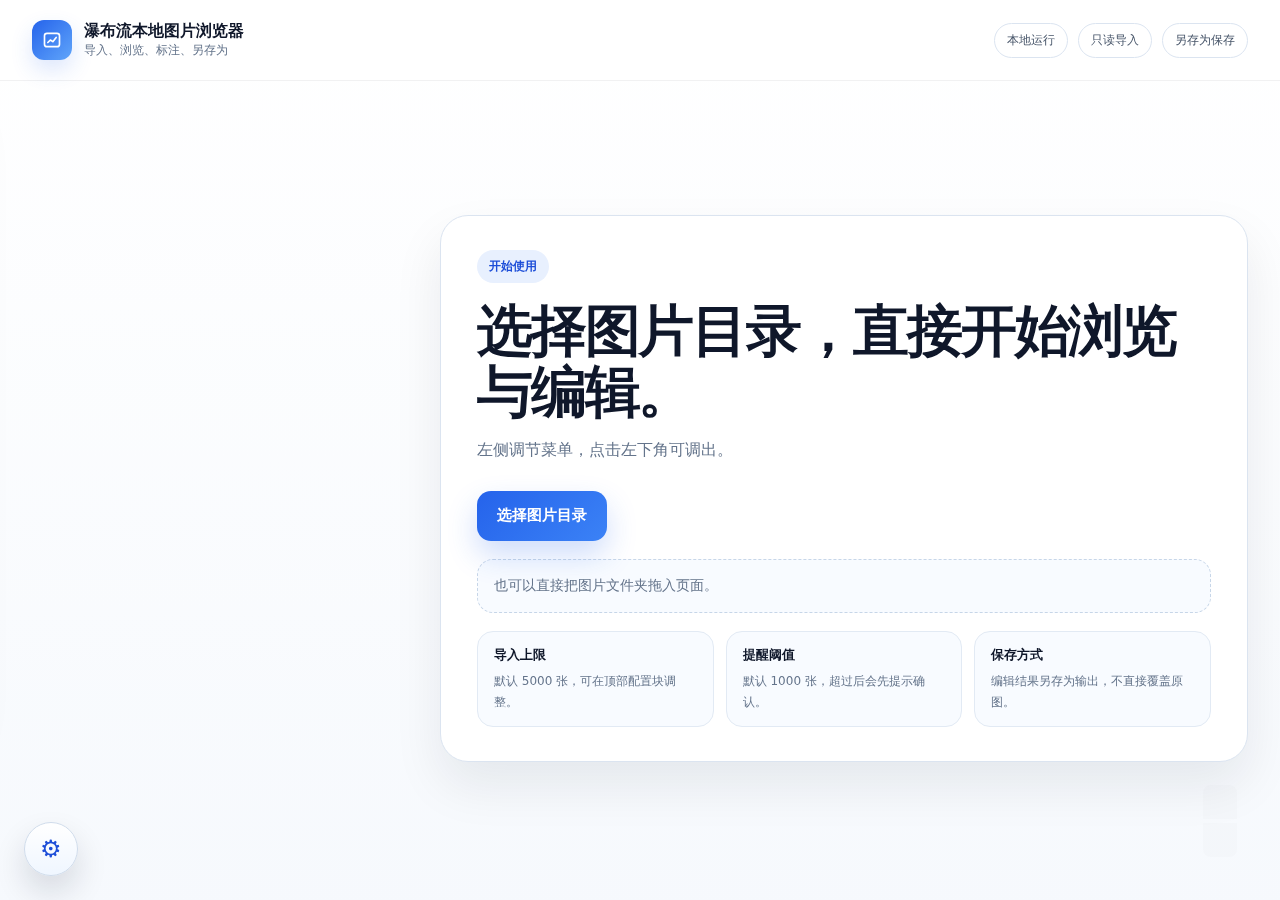
<file: 瀑布流本地图片浏览器/v1.3.9/index.html>
<!DOCTYPE html>
<html lang="zh">
  <head>
    <title>瀑布流图片浏览器 v1.3.9</title>
    <!-- 网站图标 -->
    <link rel="icon" href="editora.ico" type="image/x-icon">
    <style>
  #socialIcons {
    display: none !important;
  }
   </style>
    <meta charset="UTF-8" />
    <meta name="color-scheme" content="dark" />
    <meta name="theme-color" content="black" />
    <meta name="description" content="Masonry Image Viewer" />
    <meta name="viewport" content="width=device-width, initial-scale=1" />

    <script>
      window.APP_CONFIG = window.APP_CONFIG || {
        maxImportImages: 5000,      // 导入总上限
        importWarnThreshold: 1000,  // 超过后弹出继续提示
        importToastDuration: 3400,  // 提示显示时长（毫秒）
      };
    </script>
    <style>
      :root {
        --colgap: 0px;
        --rowgap: 0px;
        --imgradius: 0px;
        --imgborder: 0px;
        --opacity: 1;
        --halfwhite: rgba(255, 255, 255, 0.5);
        --halfblack: rgba(0, 0, 0, 0.5);
        --accent: #4f9eff;
        --accent2: #ff6b6b;
        --toolbar-bg: rgba(18,18,22,0.92);
        --tool-hover: rgba(255,255,255,0.12);
        --tool-active: rgba(79,158,255,0.35);
      }
      body {
        margin: 0;
        color: #132238;
        display: flex;
        overflow-y: scroll;
        font-family: 'Segoe UI', system-ui, sans-serif;
        background: #f4f7fb;
        min-height: 100vh;
      }
      #hint {
        position: fixed;
        inset: 0;
        z-index: 60;
        overflow: auto;
        background: linear-gradient(180deg, rgba(255,255,255,0.98) 0%, rgba(246,249,253,0.98) 100%);
        transition: opacity 0.22s ease, transform 0.22s ease;
      }
      #hint.hidden {
        opacity: 0;
        transform: translateY(10px);
        pointer-events: none;
      }
      #hint.dragging .hero-drop-hint {
        border-color: #2563eb;
        background: #eff6ff;
        color: #1d4ed8;
        box-shadow: 0 0 0 4px rgba(37,99,235,0.10);
      }
      .landing-shell {
        min-height: 100vh;
      }
      .landing-nav {
        display: flex;
        align-items: center;
        justify-content: space-between;
        gap: 18px;
        padding: 20px 32px;
        border-bottom: 1px solid rgba(15,23,42,0.06);
        background: rgba(255,255,255,0.9);
        backdrop-filter: blur(8px);
        -webkit-backdrop-filter: blur(8px);
      }
      .landing-brand {
        display: flex;
        align-items: center;
        gap: 12px;
      }
      .brand-mark {
        width: 40px;
        height: 40px;
        border-radius: 12px;
        display: grid;
        place-items: center;
        color: white;
        background: linear-gradient(135deg, #2563eb 0%, #60a5fa 100%);
        box-shadow: 0 10px 22px rgba(37,99,235,0.16);
      }
      .brand-mark svg { width: 20px; height: 20px; }
      .brand-title {
        font-size: 16px;
        font-weight: 800;
        line-height: 1.2;
        color: #0f172a;
      }
      .brand-subtitle {
        margin-top: 2px;
        font-size: 12px;
        color: #64748b;
      }
      .landing-nav-meta {
        display: flex;
        flex-wrap: wrap;
        gap: 10px;
      }
      .nav-pill {
        padding: 8px 12px;
        border-radius: 999px;
        font-size: 12px;
        color: #475569;
        background: #ffffff;
        border: 1px solid #dbe4f0;
        white-space: nowrap;
      }
      .landing-main {
        min-height: calc(100vh - 81px);
        display: flex;
        align-items: center;
        justify-content: center;
        padding: 36px 32px 40px 440px;
        box-sizing: border-box;
      }
      .hero-card {
        width: min(760px, 100%);
        background: #ffffff;
        border: 1px solid #dbe4f0;
        border-radius: 28px;
        box-shadow: 0 24px 50px rgba(15,23,42,0.08);
        padding: 34px 36px;
      }
      .hero-kicker {
        display: inline-flex;
        align-items: center;
        padding: 8px 12px;
        border-radius: 999px;
        background: #e8f0fe;
        color: #1d4ed8;
        font-size: 12px;
        font-weight: 700;
      }
      .hero-title {
        margin: 18px 0 0;
        font-size: clamp(34px, 5vw, 56px);
        line-height: 1.08;
        letter-spacing: -0.04em;
        color: #0f172a;
      }
      .hero-desc {
        margin: 14px 0 0;
        font-size: 16px;
        line-height: 1.8;
        color: #64748b;
        max-width: 620px;
      }
      .hero-actions {
        display: flex;
        align-items: center;
        gap: 14px;
        margin-top: 26px;
      }
      .hero-primary {
        height: 50px;
        border: none;
        border-radius: 14px;
        padding: 0 20px;
        font-size: 15px;
        font-weight: 700;
        color: white;
        cursor: pointer;
        background: linear-gradient(135deg, #2563eb 0%, #3b82f6 100%);
        box-shadow: 0 14px 30px rgba(37,99,235,0.22);
        transition: transform 0.18s ease, box-shadow 0.18s ease;
      }
      .hero-primary:hover {
        transform: translateY(-1px);
        box-shadow: 0 18px 34px rgba(37,99,235,0.28);
      }
      .hero-drop-hint {
        margin-top: 18px;
        padding: 14px 16px;
        border-radius: 16px;
        border: 1px dashed #c7d6e8;
        background: #f8fbff;
        color: #64748b;
        font-size: 14px;
        line-height: 1.7;
        transition: all 0.18s ease;
      }
      .hero-mini {
        display: grid;
        grid-template-columns: repeat(3, minmax(0, 1fr));
        gap: 12px;
        margin-top: 18px;
      }
      .hero-mini-item {
        padding: 14px 16px;
        border-radius: 16px;
        background: #f8fbff;
        border: 1px solid #e2eaf4;
      }
      .hero-mini-item strong {
        display: block;
        font-size: 13px;
        color: #0f172a;
        margin-bottom: 6px;
      }
      .hero-mini-item span {
        font-size: 12px;
        line-height: 1.6;
        color: #64748b;
      }
      @media (max-width: 1080px) {
        .landing-main {
          padding-left: 32px;
          padding-right: 32px;
          padding-top: 420px;
          align-items: flex-start;
        }
      }
      @media (max-width: 760px) {
        .landing-nav,
        .landing-main {
          padding-left: 18px;
          padding-right: 18px;
        }
        .landing-nav {
          flex-direction: column;
          align-items: flex-start;
        }
        .landing-main {
          padding-top: 430px;
        }
        .hero-card {
          padding: 24px 18px;
          border-radius: 22px;
        }
        .hero-actions {
          flex-direction: column;
          align-items: stretch;
        }
        .hero-primary {
          width: 100%;
        }
        .hero-mini {
          grid-template-columns: 1fr;
        }
      }
      #cursorplace {
        position: fixed;
        height: 100%;
        width: 1px;
        z-index: 1;
      }
      #indicator {
        position: fixed;
        top: 0;
        right: 17px;
        width: 50px;
        height: 50px;
        place-items: center;
        pointer-events: none;
        background-color: var(--halfblack);
        border-radius: 50%;
        font-size: large;
        animation: scrollmove linear;
        animation-timeline: scroll();
        display: none;
      }
      #indicator.show { display: grid; }
      @keyframes scrollmove {
        from { top: 0; }
        to { top: calc(100vh - 50px); }
      }
      #imgbox {
        flex: 1;
        display: flex;
        flex-wrap: wrap;
        line-height: 0;
        column-gap: var(--colgap);
        transition: margin-left 0.22s ease, width 0.22s ease;
      }
      body.sidebar-open #imgbox {
        margin-left: 376px;
        width: calc(100% - 376px);
      }
      @media (max-width: 1080px) {
        body.sidebar-open #imgbox {
          margin-left: 0;
          width: 100%;
        }
      }
      .colflex { align-items: flex-start; }
      .rowflex::after { content: ""; flex-grow: 114514; }
      .rowflex { row-gap: var(--rowgap); }
      .imgcol {
        flex: 1;
        display: flex;
        flex-direction: column;
        row-gap: var(--rowgap);
      }
      .wrap { position: relative; cursor: pointer; }
      .wrap > img {
        width: 100%;
        height: auto;
        box-sizing: border-box;
        border: solid white;
        border-radius: var(--imgradius);
        border-width: var(--imgborder);
        transition: box-shadow 0.4s ease;
      }
      .wrap.viewing > img, .wrap.viewing > #rep {
        box-shadow: 0 0 0 3px #4f9eff, 0 0 20px rgba(79,158,255,0.5);
        border-radius: var(--imgradius);
      }
      img { user-select: none; }
      #rep { visibility: hidden; }
      .wrap:hover > .info { visibility: visible; }
      .info {
        position: absolute;
        bottom: 0;
        width: 100%;
        text-align: center;
        line-height: normal;
        border-radius: 10px;
        background-color: var(--halfblack);
        visibility: hidden;
      }
      .info > span { cursor: text; word-break: break-all; }

      /* ===== COVER / ZOOM OVERLAY ===== */
      #cover {
        position: fixed;
        z-index: 2;
        top: 0; left: 0;
        width: 100%; height: 100%;
        outline: none;
        background-color: #000;
        display: none;
      }
      #cover.show { display: block; }
      .zoom { position: fixed; }
      #previmg, #nextimg { top: 50%; opacity: 0.5; z-index: 15; }
      #previmg { left: 1%; }
      #nextimg { right: 1%; }
      #previmg:hover, #nextimg:hover { opacity: 1; }

      .floatbtn {
        position: fixed;
        z-index: 1;
        width: 50px; height: 50px;
        display: grid;
        place-items: center;
        outline: none;
        border: medium solid white;
        border-radius: 50%;
        background-color: var(--halfblack);
        color: white;
        font-size: xx-large;
        cursor: pointer;
      }
      #sidebtn {
        top: 20px; left: 20px;
        opacity: var(--opacity);
      }
      #sidebtn:hover { opacity: 1; }
      #treebtn {
        top: calc(50% - 35px);
        left: -30px;
        height: 70px;
        display: flex;
        justify-content: end;
        opacity: var(--opacity);
      }
      #treebtn:hover { opacity: 1; }
      .scrollbtn {
        position: fixed;
        z-index: 1;
        width: 40px; height: 40px;
        outline: none;
        border: medium solid white;
        background-color: var(--halfblack);
        opacity: var(--opacity);
        user-select: none;
        cursor: pointer;
      }
      .scrollbtn:hover { opacity: 1; }
      #totop { bottom: 78px; right: 40px; border-radius: 10px 10px 0 0; }
      #toend { bottom: 40px; right: 40px; border-radius: 0 0 10px 10px; }

      /* ===== SIDEBAR ===== */
      #sidebar {
        position: fixed;
        left: -400px;
        display: grid;
        align-items: center;
        grid-auto-rows: 40px;
        grid-template-columns: repeat(6, 50px);
        column-gap: 10px;
        border-radius: 20px;
        padding: 20px;
        background-color: var(--halfblack);
        white-space: nowrap;
        z-index: 1;
      }
      #sidebar.show { left: 0; }
      #sidebar > button {
        justify-self: center;
        outline: none;
        padding: 5px 10px;
        border: medium solid var(--halfwhite);
        border-radius: 50px;
        background-color: var(--halfblack);
        cursor: pointer;
        color: white;
      }
      #sidebar > button:hover { border-color: white; }
      #sidebar > button:active { background: var(--halfwhite); }
      #sidebar > button.active { background: var(--halfwhite); }
      #treebar {
        position: fixed;
        z-index: 2;
        background-color: var(--halfblack);
        display: none;
      }
      #treebar.show { display: block; }
      #resizebar {
        min-width: 200px; max-width: 50vw;
        resize: horizontal;
        overflow: scroll;
        opacity: 0.5;
      }
      #resizebar::-webkit-scrollbar { width: 20px; height: 100vh; }
      #resizebar::-webkit-resizer { background-color: white; }
      #dirtree {
        position: absolute;
        width: calc(100% - 25px);
        height: 100vh;
        direction: rtl;
        overflow-y: scroll;
        line-height: 1;
        padding-right: calc(50vw - 100%);
      }
      #dirtree > ul { margin: 0; }
      ul {
        direction: ltr;
        margin: 0 0 0 10px;
        padding: 0;
        border-left: medium solid var(--halfwhite);
      }
      li {
        position: relative;
        z-index: 1;
        min-width: 100%;
        overflow: hidden;
        white-space: nowrap;
        text-overflow: ellipsis;
        list-style: "📁" inside;
        padding-bottom: 2px;
        border-radius: 25px;
        border: medium solid transparent;
        cursor: pointer;
      }
      li:hover { width: fit-content; border-color: white; background-color: var(--halfblack); }
      li.active { background-color: var(--halfwhite); }
      li.visited { opacity: 0.75; }
      select {
        justify-self: center;
        padding: 5px;
        outline: none;
        text-align: center;
        font-size: medium;
        cursor: pointer;
        border-radius: 50px;
        background-color: var(--halfblack);
        border: medium solid var(--halfwhite);
        color: white;
      }
      select:hover { border-color: white; }
      [type="text"] {
        justify-self: center;
        box-sizing: border-box;
        width: 100%;
        padding: 5px;
        outline: none;
        text-align: center;
        font-size: medium;
        border-radius: 50px;
        border: medium solid var(--halfwhite);
        background-color: var(--halfblack);
        color: white;
      }
      [type="text"]:hover { border-color: white; }
      [type="range"] {
        appearance: none;
        width: 200px; height: 10px;
        border-radius: 10px;
        border: medium solid white;
        background-color: var(--halfblack);
        opacity: 0.5;
      }
      [type="range"]:hover { opacity: 1; }
      ::-webkit-slider-thumb {
        appearance: none;
        width: 30px; height: 30px;
        cursor: pointer;
        border-radius: 50%;
        border: medium solid white;
        background-color: var(--halfblack);
        opacity: 0.5;
      }
      ::-webkit-slider-thumb:hover { opacity: 1; }
      .span2 { grid-column: span 2; }
      .span3 { grid-column: span 3; }
      .span4 { grid-column: span 4; }
      .span6 { grid-column: span 6; }
      .tootip { display: none; }
      .tip:hover .tootip {
        display: block;
        position: absolute;
        background-color: black;
        padding: 10px;
        border-radius: 10px;
      }
      ::selection { background-color: white; color: black; }

      body.landing-mode #treebtn {
        display: none;
      }
      #sidebtn {
        top: auto;
        bottom: 24px;
        left: 24px;
        width: 54px;
        height: 54px;
        border: 1px solid #cfdbea;
        border-radius: 50%;
        background: linear-gradient(180deg, rgba(255,255,255,0.98) 0%, rgba(239,246,255,0.98) 100%);
        color: #1d4ed8;
        font-size: 24px;
        box-shadow: 0 16px 32px rgba(15,23,42,0.14);
        z-index: 80;
        opacity: 1;
        transition: transform 0.22s ease, background 0.22s ease, color 0.22s ease, box-shadow 0.22s ease;
      }
      #sidebtn:hover {
        transform: translateY(-1px) rotate(18deg);
        box-shadow: 0 20px 38px rgba(15,23,42,0.18);
      }
      #sidebtn.active {
        transform: rotate(180deg);
        background: linear-gradient(135deg, #2563eb 0%, #3b82f6 100%);
        color: white;
        box-shadow: 0 20px 40px rgba(37,99,235,0.24);
      }
      #sidebtn.active:hover {
        transform: translateY(-1px) rotate(180deg);
      }
      #treebtn {
        top: calc(50% - 35px);
        left: -18px;
        width: 48px;
        border: 1px solid #cfdbea;
        background: rgba(255,255,255,0.92);
        color: #334155;
      }
      #sidebar {
        top: 20px;
        left: -420px;
        display: grid;
        align-items: center;
        grid-auto-rows: 40px;
        grid-template-columns: repeat(6, 50px);
        column-gap: 10px;
        row-gap: 10px;
        border-radius: 22px;
        padding: 18px;
        background: rgba(255,255,255,0.96);
        border: 1px solid #dbe4f0;
        box-shadow: 0 22px 44px rgba(15,23,42,0.10);
        white-space: nowrap;
        z-index: 70;
        color: #475569;
        backdrop-filter: blur(10px);
        -webkit-backdrop-filter: blur(10px);
        max-height: calc(100vh - 40px);
        overflow-y: auto;
        overflow-x: hidden;
        overscroll-behavior: contain;
        scrollbar-width: thin;
        scrollbar-color: #bfd3eb transparent;
      }
      #sidebar::-webkit-scrollbar {
        width: 10px;
      }
      #sidebar::-webkit-scrollbar-thumb {
        background: #bfd3eb;
        border-radius: 999px;
        border: 2px solid rgba(255,255,255,0.96);
      }
      #sidebar.show { left: 20px; }
      body.landing-mode #sidebar {
        top: 96px;
        left: -420px;
        max-height: calc(100vh - 120px);
      }
      body.landing-mode #sidebar.show { left: 24px; }
      @media (max-width: 1080px) {
        #sidebar {
          max-height: calc(100vh - 40px);
        }
      }
      .sidebar-top {
        display: flex;
        align-items: center;
        justify-content: flex-start;
        gap: 10px;
        margin-bottom: 2px;
      }
      .sidebar-title {
        font-size: 14px;
        font-weight: 800;
        color: #0f172a;
      }
      #sidebar > div {
        font-size: 13px;
        color: #475569;
      }
      #sidebar > button,
      #sidebar select,
      #sidebar [type="text"] {
        justify-self: center;
        padding: 8px 10px;
        outline: none;
        text-align: center;
        font-size: 13px;
        border-radius: 12px;
        border: 1px solid #d7e2f0;
        background: #ffffff;
        color: #0f172a;
        cursor: pointer;
      }
      #sidebar > button:hover,
      #sidebar select:hover,
      #sidebar [type="text"]:hover {
        border-color: #9bb8e9;
      }
      #sidebar > button.active {
        background: #eff6ff;
        border-color: #93c5fd;
        color: #1d4ed8;
      }
      #sidebar [type="range"] {
        appearance: none;
        width: 200px;
        height: 6px;
        border: none;
        border-radius: 999px;
        background: linear-gradient(90deg, #dbeafe 0%, #bfdbfe 100%);
        opacity: 1;
      }
      #sidebar [type="range"]::-webkit-slider-thumb {
        appearance: none;
        width: 18px;
        height: 18px;
        border-radius: 50%;
        border: 2px solid #ffffff;
        background: #2563eb;
        box-shadow: 0 4px 10px rgba(37,99,235,0.20);
      }
      #sidebar .tip .tootip {
        background: #0f172a;
        color: #e2e8f0;
      }
      #treebar {
        background: rgba(255,255,255,0.98);
        border: 1px solid #dbe4f0;
        box-shadow: 0 24px 50px rgba(15,23,42,0.10);
      }
      #dirtree ul {
        border-left: 2px solid #d7e2f0;
      }
      #dirtree li {
        color: #334155;
      }
      #dirtree li:hover {
        border-color: #9bb8e9;
        background: #f8fbff;
      }
      #dirtree li.active {
        background: #e8f0fe;
        color: #1d4ed8;
      }
      /* ===== ANNOTATION CANVAS ===== */
      #annotCanvas {
        position: fixed;
        top: 0; left: 0;
        z-index: 10;
        pointer-events: none;
        display: none;
      }
      #annotCanvas.active { pointer-events: all; cursor: crosshair; touch-action: none; }
      #annotCanvas.text-mode { cursor: text; }
      #annotCanvas.move-mode { cursor: move; }

      /* ===== MODE BADGE (shown in browse mode on the cover) ===== */
      #editModeBtn {
        position: fixed;
        z-index: 15;
        bottom: 28px; right: 28px;
        width: 42px; height: 42px;
        border-radius: 50%;
        background: rgba(20,20,28,0.8);
        border: 1.5px solid rgba(255,255,255,0.25);
        color: rgba(255,255,255,0.7);
        cursor: pointer;
        display: none;
        align-items: center;
        justify-content: center;
        backdrop-filter: blur(12px);
        transition: all 0.2s ease;
        outline: none;
        box-shadow: 0 2px 12px rgba(0,0,0,0.5);
      }
      #editModeBtn:hover { background: rgba(79,158,255,0.25); border-color: var(--accent); color: white; }
      #editModeBtn.active { background: rgba(79,158,255,0.35); border-color: var(--accent); color: var(--accent); box-shadow: 0 0 0 3px rgba(79,158,255,0.2); }
      #editModeBtn svg { width: 18px; height: 18px; pointer-events: none; }
      #editModeBtn::after {
        content: attr(data-tip);
        position: absolute;
        right: calc(100% + 10px);
        top: 50%; transform: translateY(-50%);
        background: rgba(0,0,0,0.9);
        color: white; font-size: 11px;
        padding: 4px 8px; border-radius: 6px;
        white-space: nowrap; pointer-events: none;
        border: 1px solid rgba(255,255,255,0.15);
        font-family: 'Segoe UI', sans-serif;
        opacity: 0; transition: opacity 0.15s;
      }
      #editModeBtn:hover::after { opacity: 1; }

      /* ===== FLOATING TOOLBAR — RIGHT SIDE PANEL ===== */
      #floatToolbar {
        position: fixed;
        z-index: 25;
        /* Default: right edge, vertically centered */
        right: 12px;
        top: 50%;
        transform: translateY(-50%);
        user-select: none;
        touch-action: none;
        display: none; /* hidden until edit mode */
        flex-direction: column;
        align-items: flex-end;
        gap: 0;
      }
      #floatToolbar.edit-mode { display: flex; }

      /* The actual panel containing all rows */
      #toolPanel {
        display: flex;
        flex-direction: column;
        gap: 5px;
        align-items: flex-end;
        background: rgba(14,14,20,0.95);
        border: 1px solid rgba(255,255,255,0.1);
        border-radius: 16px;
        padding: 8px 10px;
        backdrop-filter: blur(20px);
        box-shadow: -4px 4px 32px rgba(0,0,0,0.6);
        max-height: 90vh;
        overflow-y: auto;
        overflow-x: visible;
        scrollbar-width: none;
      }
      #toolPanel::-webkit-scrollbar { display: none; }

      .tool-row {
        display: flex;
        gap: 4px;
        align-items: center;
        flex-wrap: nowrap;
      }
      /* Thin separator between rows */
      .row-sep {
        width: 100%;
        height: 1px;
        background: rgba(255,255,255,0.08);
        margin: 2px 0;
      }
      .tool-sep {
        width: 1px; height: 28px;
        background: rgba(255,255,255,0.15);
        margin: 0 2px;
        align-self: center;
        flex-shrink: 0;
      }
      .tool-btn {
        width: 36px; height: 36px;
        border-radius: 9px;
        border: none;
        background: transparent;
        color: rgba(255,255,255,0.7);
        cursor: pointer;
        display: flex;
        align-items: center;
        justify-content: center;
        transition: all 0.15s ease;
        position: relative;
        outline: none;
        flex-shrink: 0;
      }
      .tool-btn:hover {
        background: rgba(255,255,255,0.1);
        color: white;
      }
      .tool-btn.active {
        background: rgba(79,158,255,0.3);
        color: var(--accent);
        box-shadow: 0 0 0 1.5px rgba(79,158,255,0.4);
      }
      .tool-btn svg { width: 18px; height: 18px; pointer-events: none; }
      /* Tooltip rendered via JS to avoid CSS overflow clipping */
      #toolTip {
        position: fixed;
        background: rgba(0,0,0,0.92);
        color: white; font-size: 11px;
        padding: 4px 9px; border-radius: 6px;
        white-space: nowrap; pointer-events: none;
        border: 1px solid rgba(255,255,255,0.15);
        z-index: 999;
        display: none;
        transform: translateY(-50%);
      }

      /* Color & size pickers */
      .color-swatch {
        width: 20px; height: 20px;
        border-radius: 50%;
        cursor: pointer;
        border: 2px solid transparent;
        transition: all 0.15s;
        flex-shrink: 0;
        align-self: center;
      }
      .color-swatch.selected { border-color: white; transform: scale(1.2); }
      .color-swatch:hover { transform: scale(1.15); }
      .size-dot {
        border-radius: 50%;
        background: white;
        cursor: pointer;
        border: 1.5px solid transparent;
        transition: all 0.15s;
        align-self: center;
        flex-shrink: 0;
      }
      .size-dot.selected { border-color: var(--accent); }
      .size-dot:hover { opacity: 0.8; }

      /* Edit (image adjust) panel — floats left of the toolbar */
      #editPanel {
        position: absolute;
        right: calc(100% + 12px);
        top: 50%; transform: translateY(-50%);
        opacity: 0;
        pointer-events: none;
        transition: opacity 0.2s ease, transform 0.2s ease;
        background: rgba(14,14,20,0.95);
        border: 1px solid rgba(255,255,255,0.1);
        border-radius: 16px;
        padding: 14px 16px;
        backdrop-filter: blur(20px);
        box-shadow: -4px 4px 32px rgba(0,0,0,0.6);
        width: 240px;
        display: none;
        transform: translateY(-50%) translateX(8px);
      }
      #editPanel.open {
        opacity: 1;
        pointer-events: all;
        display: block;
        transform: translateY(-50%) translateX(0);
      }
      .edit-row {
        display: flex; align-items: center;
        gap: 10px; margin-bottom: 10px;
      }
      .edit-label {
        font-size: 11px; color: rgba(255,255,255,0.6);
        width: 48px; flex-shrink: 0;
      }
      .edit-slider {
        flex: 1; height: 4px; border-radius: 4px;
        border: none !important; background: rgba(255,255,255,0.2);
        outline: none; appearance: none; cursor: pointer;
        opacity: 1 !important; width: auto !important;
      }
      .edit-slider::-webkit-slider-thumb {
        appearance: none; width: 13px; height: 13px;
        border-radius: 50%; background: var(--accent);
        border: none !important; opacity: 1 !important;
        cursor: pointer; box-shadow: 0 0 0 3px rgba(79,158,255,0.25);
      }
      .edit-val {
        font-size: 11px; color: rgba(255,255,255,0.45);
        width: 26px; text-align: right;
      }

      /* Toast notification */
      #toast {
        position: fixed;
        bottom: 30px; left: 50%;
        transform: translateX(-50%) translateY(20px);
        background: rgba(20,20,28,0.95);
        color: white; padding: 8px 18px;
        border-radius: 20px; font-size: 13px;
        z-index: 100; opacity: 0;
        transition: all 0.3s ease;
        border: 1px solid rgba(255,255,255,0.15);
        pointer-events: none; white-space: nowrap;
        font-family: 'Segoe UI', sans-serif;
      }
      #toast.show { opacity: 1; transform: translateX(-50%) translateY(0); }

      .import-toast {
        position: fixed;
        left: 50%;
        top: 50%;
        bottom: auto;
        transform: translate(-50%, calc(-50% + 18px)) scale(0.96);
        min-width: 280px;
        max-width: min(92vw, 560px);
        padding: 14px 16px;
        border-radius: 18px;
        background: linear-gradient(135deg, rgba(18,20,28,0.96), rgba(24,28,38,0.94));
        border: 1px solid rgba(255,255,255,0.14);
        box-shadow: 0 24px 60px rgba(0,0,0,0.52), 0 0 0 1px rgba(79,158,255,0.10) inset;
        display: flex;
        align-items: center;
        gap: 14px;
        color: white;
        z-index: 180;
        opacity: 0;
        pointer-events: none;
        transition: opacity .28s ease, transform .32s cubic-bezier(.2,.8,.2,1);
        backdrop-filter: blur(14px);
      }
      .import-toast.show {
        opacity: 1;
        transform: translate(-50%, -50%) scale(1);
      }
      .import-toast-icon {
        width: 42px; height: 42px; border-radius: 14px; flex: 0 0 auto; display: grid; place-items: center;
        background: linear-gradient(135deg, rgba(79,158,255,0.28), rgba(79,158,255,0.14));
        border: 1px solid rgba(79,158,255,0.28);
        box-shadow: 0 8px 18px rgba(79,158,255,0.16);
      }
      .import-toast-icon svg { width: 22px; height: 22px; color: #8fc2ff; }
      .import-toast-body { min-width: 0; display: flex; flex-direction: column; gap: 2px; }
      .import-toast-title { font-size: 14px; line-height: 1.25; font-weight: 700; letter-spacing: .02em; }
      .import-toast-text { font-size: 13px; line-height: 1.45; color: rgba(255,255,255,0.78); white-space: normal; }
      .import-toast-count { color: #9fd0ff; font-weight: 700; }
      @media (max-width: 640px) {
        .import-toast { width: calc(100vw - 22px); left: 11px; right: 11px; top: 50%; bottom: auto; transform: translateY(calc(-50% + 18px)) scale(0.96); max-width: none; }
        .import-toast.show { transform: translateY(-50%) scale(1); }
      }

      /* ===== SOCIAL ICONS (bottom-right corner) ===== */
      #socialIcons {
        position: fixed;
        bottom: 18px; right: 18px;
        z-index: 50;
        display: flex;
        flex-direction: column;
        gap: 8px;
        align-items: center;
      }
      .social-icon {
        width: 32px; height: 32px;
        display: flex;
        align-items: center;
        justify-content: center;
        border-radius: 50%;
        background: rgba(255,255,255,0.06);
        border: 1px solid rgba(255,255,255,0.08);
        color: rgba(255,255,255,0.18);
        text-decoration: none;
        opacity: 0.3;
        transition: color 0.25s, background 0.25s, border-color 0.25s, opacity 0.25s, transform 0.2s;
      }
      #socialIcons:hover .social-icon {
        opacity: 1;
        color: rgba(255,255,255,0.65);
        background: rgba(255,255,255,0.1);
        border-color: rgba(255,255,255,0.25);
      }
      .social-icon:hover {
        color: white !important;
        background: rgba(255,255,255,0.18) !important;
        border-color: rgba(255,255,255,0.5) !important;
        transform: scale(1.15);
      }
      .social-icon svg { width: 16px; height: 16px; pointer-events: none; }
    </style>
  </head>
  <body>
    <div id="hint">
      <div class="landing-shell">
        <div class="landing-nav">
          <div class="landing-brand">
            <div class="brand-mark">
              <svg viewBox="0 0 24 24" fill="none" stroke="currentColor" stroke-width="2" stroke-linecap="round" stroke-linejoin="round">
                <rect x="3" y="4" width="18" height="16" rx="3"></rect>
                <path d="M7 15l3-3 3 2 4-5"></path>
              </svg>
            </div>
            <div>
              <div class="brand-title">瀑布流本地图片浏览器</div>
              <div class="brand-subtitle">导入、浏览、标注、另存为</div>
            </div>
          </div>
          <div class="landing-nav-meta">
            <div class="nav-pill">本地运行</div>
            <div class="nav-pill">只读导入</div>
            <div class="nav-pill">另存为保存</div>
          </div>
        </div>

        <div class="landing-main">
          <div class="hero-card">
            <div class="hero-kicker">开始使用</div>
            <h1 class="hero-title">选择图片目录，直接开始浏览与编辑。</h1>
            <p class="hero-desc">左侧调节菜单，点击左下角可调出。</p>
            <div class="hero-actions">
              <button type="button" class="hero-primary">选择图片目录</button>
            </div>
            <div class="hero-drop-hint">也可以直接把图片文件夹拖入页面。</div>
            <div class="hero-mini">
              <div class="hero-mini-item">
                <strong>导入上限</strong>
                <span>默认 5000 张，可在顶部配置块调整。</span>
              </div>
              <div class="hero-mini-item">
                <strong>提醒阈值</strong>
                <span>默认 1000 张，超过后会先提示确认。</span>
              </div>
              <div class="hero-mini-item">
                <strong>保存方式</strong>
                <span>编辑结果另存为输出，不直接覆盖原图。</span>
              </div>
            </div>
          </div>
        </div>
      </div>
    </div>
    <div id="cursorplace"></div>
    <div id="imgbox"></div>
    <div id="indicator"></div>

    <!-- Main cover/zoom overlay -->
    <div id="cover" tabindex="1">
      <button id="previmg" class="floatbtn">&#8249;</button>
      <button id="nextimg" class="floatbtn">&#8250;</button>
    </div>

    <!-- Annotation canvas (over the cover) -->
    <canvas id="annotCanvas"></canvas>

    <!-- Text input for annotation (legacy, hidden) -->
    <input id="textInput" type="text" style="display:none" />

    <!-- Toast notification -->
    <div id="toast"></div>
    <div id="importToast" class="import-toast" aria-live="polite" aria-atomic="true">
      <div class="import-toast-icon" aria-hidden="true">
        <svg viewBox="0 0 24 24" fill="none" stroke="currentColor" stroke-width="2" stroke-linecap="round" stroke-linejoin="round">
          <path d="M12 3v12"></path>
          <path d="m7 10 5 5 5-5"></path>
          <path d="M4 21h16"></path>
        </svg>
      </div>
      <div class="import-toast-body">
        <div id="importToastTitle" class="import-toast-title">导入完成</div>
        <div id="importToastText" class="import-toast-text">本次共输入了 <span class="import-toast-count">0</span> 张图片</div>
      </div>
    </div>

    <!-- Social icons (bottom-right, subtle until hover) -->
    <div id="socialIcons">
      <a class="social-icon" href="https://github.com/ethgan/Image_Viewer/" target="_blank" rel="noopener" title="GitHub">
        <svg viewBox="0 0 24 24" fill="currentColor"><path d="M12 2C6.477 2 2 6.477 2 12c0 4.418 2.865 8.166 6.839 9.489.5.092.682-.217.682-.482 0-.237-.009-.866-.013-1.7-2.782.604-3.369-1.34-3.369-1.34-.454-1.156-1.11-1.463-1.11-1.463-.908-.62.069-.608.069-.608 1.003.07 1.531 1.03 1.531 1.03.892 1.529 2.341 1.087 2.91.831.092-.646.35-1.086.636-1.336-2.22-.253-4.555-1.11-4.555-4.943 0-1.091.39-1.984 1.029-2.683-.103-.253-.446-1.27.098-2.647 0 0 .84-.269 2.75 1.025A9.578 9.578 0 0 1 12 6.836a9.59 9.59 0 0 1 2.504.337c1.909-1.294 2.747-1.025 2.747-1.025.546 1.377.203 2.394.1 2.647.64.699 1.028 1.592 1.028 2.683 0 3.842-2.339 4.687-4.566 4.935.359.309.678.919.678 1.852 0 1.336-.012 2.415-.012 2.743 0 .267.18.578.688.48C19.138 20.163 22 16.418 22 12c0-5.523-4.477-10-10-10z"/></svg>
      </a>
      <a class="social-icon" href="https://www.youtube.com/@%E5%A5%BD%E8%BD%AF%E6%8E%A8%E8%8D%90" target="_blank" rel="noopener" title="YouTube">
        <svg viewBox="0 0 24 24" fill="currentColor"><path d="M23.495 6.205a3.007 3.007 0 0 0-2.088-2.088c-1.87-.501-9.396-.501-9.396-.501s-7.507-.01-9.396.501A3.007 3.007 0 0 0 .527 6.205a31.247 31.247 0 0 0-.522 5.805 31.247 31.247 0 0 0 .522 5.783 3.007 3.007 0 0 0 2.088 2.088c1.868.502 9.396.502 9.396.502s7.506 0 9.396-.502a3.007 3.007 0 0 0 2.088-2.088 31.247 31.247 0 0 0 .5-5.783 31.247 31.247 0 0 0-.5-5.805zM9.609 15.601V8.408l6.264 3.602z"/></svg>
      </a>
      <a class="social-icon" href="https://t.me/yt_hytj" target="_blank" rel="noopener" title="Telegram">
        <svg viewBox="0 0 24 24" fill="currentColor"><path d="M11.944 0A12 12 0 0 0 0 12a12 12 0 0 0 12 12 12 12 0 0 0 12-12A12 12 0 0 0 12 0a12 12 0 0 0-.056 0zm4.962 7.224c.1-.002.321.023.465.14a.506.506 0 0 1 .171.325c.016.093.036.306.02.472-.18 1.898-.962 6.502-1.36 8.627-.168.9-.499 1.201-.82 1.23-.696.065-1.225-.46-1.9-.902-1.056-.693-1.653-1.124-2.678-1.8-1.185-.78-.417-1.21.258-1.91.177-.184 3.247-2.977 3.307-3.23.007-.032.014-.15-.056-.212s-.174-.041-.249-.024c-.106.024-1.793 1.14-5.061 3.345-.48.33-.913.49-1.302.48-.428-.008-1.252-.241-1.865-.44-.752-.245-1.349-.374-1.297-.789.027-.216.325-.437.893-.663 3.498-1.524 5.83-2.529 6.998-3.014 3.332-1.386 4.025-1.627 4.476-1.635z"/></svg>
      </a>
    </div>

    <!-- Edit mode toggle button (shown in browse mode, top-right) -->
    <button id="editModeBtn" data-tip="进入编辑模式 (E)">
      <svg viewBox="0 0 24 24" fill="none" stroke="currentColor" stroke-width="2" stroke-linecap="round" stroke-linejoin="round">
        <path d="M11 4H4a2 2 0 0 0-2 2v14a2 2 0 0 0 2 2h14a2 2 0 0 0 2-2v-7"/>
        <path d="M18.5 2.5a2.121 2.121 0 0 1 3 3L12 15l-4 1 1-4 9.5-9.5z"/>
      </svg>
    </button>

    <!-- Right-side annotation toolbar (shown in edit mode only) -->
    <div id="floatToolbar">
      <!-- Image adjust panel (pops left) -->
      <div id="editPanel">
        <div class="edit-row">
          <span class="edit-label">亮度</span>
          <input class="edit-slider" type="range" id="slBrightness" min="-100" max="100" value="0" />
          <span class="edit-val" id="valBrightness">0</span>
        </div>
        <div class="edit-row">
          <span class="edit-label">对比度</span>
          <input class="edit-slider" type="range" id="slContrast" min="-100" max="100" value="0" />
          <span class="edit-val" id="valContrast">0</span>
        </div>
        <div class="edit-row">
          <span class="edit-label">饱和度</span>
          <input class="edit-slider" type="range" id="slSaturation" min="-100" max="100" value="0" />
          <span class="edit-val" id="valSaturation">0</span>
        </div>
        <div class="edit-row">
          <span class="edit-label">模糊</span>
          <input class="edit-slider" type="range" id="slBlur" min="0" max="20" value="0" />
          <span class="edit-val" id="valBlur">0</span>
        </div>
        <div class="edit-row" style="margin-bottom:0;gap:6px;justify-content:flex-end;">
          <button class="tool-btn" id="btnFlipH" data-tip="水平翻转" style="width:auto;padding:0 8px;font-size:11px;color:rgba(255,255,255,0.8);">↔</button>
          <button class="tool-btn" id="btnFlipV" data-tip="垂直翻转" style="width:auto;padding:0 8px;font-size:11px;color:rgba(255,255,255,0.8);">↕</button>
          <button class="tool-btn" id="btnRotate" data-tip="旋转90°" style="width:auto;padding:0 8px;font-size:13px;color:rgba(255,255,255,0.8);">↻</button>
          <button class="tool-btn" id="btnResetEdit" style="width:auto;padding:0 8px;font-size:11px;color:rgba(255,100,100,0.8);">重置</button>
        </div>
      </div>

      <!-- Main tool panel -->
      <div id="toolPanel">
        <!-- Drawing tools -->
        <div class="tool-row">
          <button class="tool-btn" id="toolArrow" data-tip="箭头 (A)">
            <svg viewBox="0 0 24 24" fill="none" stroke="currentColor" stroke-width="2" stroke-linecap="round" stroke-linejoin="round"><line x1="5" y1="19" x2="19" y2="5"/><polyline points="9 5 19 5 19 15"/></svg>
          </button>
          <button class="tool-btn" id="toolPen" data-tip="画笔 (P)">
            <svg viewBox="0 0 24 24" fill="none" stroke="currentColor" stroke-width="2" stroke-linecap="round" stroke-linejoin="round"><path d="M12 19l7-7 3 3-7 7-3-3z"/><path d="M18 13l-1.5-7.5L2 2l3.5 14.5L13 18l5-5z"/></svg>
          </button>
          <button class="tool-btn" id="toolLine" data-tip="直线 (L)">
            <svg viewBox="0 0 24 24" fill="none" stroke="currentColor" stroke-width="2" stroke-linecap="round"><line x1="4" y1="20" x2="20" y2="4"/></svg>
          </button>
          <button class="tool-btn" id="toolRect" data-tip="矩形 (R)">
            <svg viewBox="0 0 24 24" fill="none" stroke="currentColor" stroke-width="2" stroke-linecap="round" stroke-linejoin="round"><rect x="3" y="3" width="18" height="18" rx="2"/></svg>
          </button>
          <button class="tool-btn" id="toolCircle" data-tip="椭圆 (C)">
            <svg viewBox="0 0 24 24" fill="none" stroke="currentColor" stroke-width="2"><ellipse cx="12" cy="12" rx="10" ry="7"/></svg>
          </button>
          <button class="tool-btn" id="toolText" data-tip="文字 (T)">
            <svg viewBox="0 0 24 24" fill="none" stroke="currentColor" stroke-width="2" stroke-linecap="round" stroke-linejoin="round"><polyline points="4 7 4 4 20 4 20 7"/><line x1="9" y1="20" x2="15" y2="20"/><line x1="12" y1="4" x2="12" y2="20"/></svg>
          </button>
          <button class="tool-btn" id="toolMarker" data-tip="马克笔 (M)">
            <svg viewBox="0 0 24 24" fill="none" stroke="currentColor" stroke-width="2" stroke-linecap="round" stroke-linejoin="round"><path d="M3 17l4 4 12-12-4-4L3 17z"/><line x1="15" y1="3" x2="21" y2="9"/></svg>
          </button>
          <button class="tool-btn" id="toolEraser" data-tip="橡皮擦 (X)">
            <svg viewBox="0 0 24 24" fill="none" stroke="currentColor" stroke-width="2" stroke-linecap="round" stroke-linejoin="round"><path d="M20 20H7L3 16l10-10 7 7-2.5 2.5"/><path d="M6.0 11.0 L13 18"/></svg>
          </button>
          <button class="tool-btn" id="toolMosaic" data-tip="马赛克">
            <svg viewBox="0 0 24 24" fill="none" stroke="currentColor" stroke-width="2"><rect x="3" y="3" width="4" height="4"/><rect x="10" y="3" width="4" height="4"/><rect x="17" y="3" width="4" height="4"/><rect x="3" y="10" width="4" height="4"/><rect x="10" y="10" width="4" height="4"/><rect x="17" y="10" width="4" height="4"/><rect x="3" y="17" width="4" height="4"/><rect x="10" y="17" width="4" height="4"/><rect x="17" y="17" width="4" height="4"/></svg>
          </button>
        </div>
        <div class="row-sep"></div>

        <!-- Line style -->
        <div class="tool-row">
          <button class="tool-btn dash-btn active" id="dashSolid" data-dash="solid" data-tip="实线" style="width:44px;">
            <svg viewBox="0 0 32 6" width="32" height="6"><line x1="0" y1="3" x2="32" y2="3" stroke="currentColor" stroke-width="2.5" stroke-linecap="round"/></svg>
          </button>
          <button class="tool-btn dash-btn" id="dashDot" data-dash="dot" data-tip="点线" style="width:44px;">
            <svg viewBox="0 0 32 6" width="32" height="6"><line x1="0" y1="3" x2="32" y2="3" stroke="currentColor" stroke-width="2.5" stroke-dasharray="2 5" stroke-linecap="round"/></svg>
          </button>
          <button class="tool-btn dash-btn" id="dashDash" data-dash="dash" data-tip="虚线" style="width:44px;">
            <svg viewBox="0 0 32 6" width="32" height="6"><line x1="0" y1="3" x2="32" y2="3" stroke="currentColor" stroke-width="2.5" stroke-dasharray="8 4" stroke-linecap="round"/></svg>
          </button>
          <button class="tool-btn dash-btn" id="dashLong" data-dash="long" data-tip="长虚线" style="width:44px;">
            <svg viewBox="0 0 32 6" width="32" height="6"><line x1="0" y1="3" x2="32" y2="3" stroke="currentColor" stroke-width="2.5" stroke-dasharray="13 4" stroke-linecap="round"/></svg>
          </button>
        </div>
        <div class="row-sep"></div>

        <!-- Colors -->
        <div class="tool-row" style="flex-wrap:wrap;gap:5px;justify-content:flex-end;">
          <div class="color-swatch selected" data-color="#ff4545" style="background:#ff4545;"></div>
          <div class="color-swatch" data-color="#ff8c00" style="background:#ff8c00;"></div>
          <div class="color-swatch" data-color="#ffb800" style="background:#ffb800;"></div>
          <div class="color-swatch" data-color="#4ade80" style="background:#4ade80;"></div>
          <div class="color-swatch" data-color="#4f9eff" style="background:#4f9eff;"></div>
          <div class="color-swatch" data-color="#c084fc" style="background:#c084fc;"></div>
          <div class="color-swatch" data-color="#ffffff" style="background:#fff;"></div>
          <div class="color-swatch" data-color="#000000" style="background:#000;border:1px solid rgba(255,255,255,0.3)"></div>
        </div>

        <!-- Sizes -->
        <div class="tool-row" style="gap:8px;justify-content:flex-end;padding:4px 2px;">
          <div class="size-dot selected" data-size="2" style="width:5px;height:5px;"></div>
          <div class="size-dot" data-size="4" style="width:9px;height:9px;"></div>
          <div class="size-dot" data-size="8" style="width:13px;height:13px;"></div>
          <div class="size-dot" data-size="16" style="width:18px;height:18px;"></div>
        </div>
        <div class="row-sep"></div>

        <!-- Actions -->
        <div class="tool-row">
          <button class="tool-btn" id="toolEdit" data-tip="图像调整">
            <svg viewBox="0 0 24 24" fill="none" stroke="currentColor" stroke-width="2" stroke-linecap="round" stroke-linejoin="round"><circle cx="12" cy="12" r="3"/><path d="M19.07 4.93a10 10 0 0 0-14.14 0"/><path d="M4.93 19.07a10 10 0 0 0 14.14 0"/><path d="M12 2v2"/><path d="M12 20v2"/><path d="M2 12h2"/><path d="M20 12h2"/></svg>
          </button>
          <button class="tool-btn" id="toolUndo" data-tip="撤销 (Ctrl+Z)">
            <svg viewBox="0 0 24 24" fill="none" stroke="currentColor" stroke-width="2" stroke-linecap="round" stroke-linejoin="round"><polyline points="1 4 1 10 7 10"/><path d="M3.51 15a9 9 0 1 0 .49-4.93"/></svg>
          </button>
          <button class="tool-btn" id="toolDelete" data-tip="删除选中 (Del)">
            <svg viewBox="0 0 24 24" fill="none" stroke="currentColor" stroke-width="2" stroke-linecap="round" stroke-linejoin="round"><line x1="18" y1="6" x2="6" y2="18"/><line x1="6" y1="6" x2="18" y2="18"/></svg>
          </button>
          <button class="tool-btn" id="toolClear" data-tip="清除全部">
            <svg viewBox="0 0 24 24" fill="none" stroke="currentColor" stroke-width="2" stroke-linecap="round" stroke-linejoin="round"><polyline points="3 6 5 6 21 6"/><path d="M19 6l-1 14H6L5 6"/><path d="M10 11v6"/><path d="M14 11v6"/><path d="M9 6V4h6v2"/></svg>
          </button>
          <button class="tool-btn" id="toolCopyAnnot" data-tip="复制图片">
            <svg viewBox="0 0 24 24" fill="none" stroke="currentColor" stroke-width="2" stroke-linecap="round" stroke-linejoin="round"><rect x="9" y="9" width="13" height="13" rx="2"/><path d="M5 15H4a2 2 0 0 1-2-2V4a2 2 0 0 1 2-2h9a2 2 0 0 1 2 2v1"/></svg>
          </button>
          <button class="tool-btn" id="toolSave" data-tip="保存图片">
            <svg viewBox="0 0 24 24" fill="none" stroke="currentColor" stroke-width="2" stroke-linecap="round" stroke-linejoin="round"><path d="M19 21H5a2 2 0 0 1-2-2V5a2 2 0 0 1 2-2h11l5 5v11a2 2 0 0 1-2 2z"/><polyline points="17 21 17 13 7 13 7 21"/><polyline points="7 3 7 8 15 8"/></svg>
          </button>
          <!-- Exit edit mode -->
          <button class="tool-btn" id="toolExitEdit" data-tip="退出编辑模式 (E)" style="color:rgba(255,100,100,0.7);">
            <svg viewBox="0 0 24 24" fill="none" stroke="currentColor" stroke-width="2" stroke-linecap="round" stroke-linejoin="round"><path d="M9 21H5a2 2 0 0 1-2-2V5a2 2 0 0 1 2-2h4"/><polyline points="16 17 21 12 16 7"/><line x1="21" y1="12" x2="9" y2="12"/></svg>
          </button>
        </div>
      </div>
    </div>

    <!-- Nav buttons (inside cover) -->
    <button class="floatbtn" id="treebtn">&#8250;</button>
    <button class="floatbtn" id="sidebtn" title="展开或收起左侧菜单" aria-label="展开或收起左侧菜单">⚙</button>
    <button class="scrollbtn" id="toend"></button>
    <button class="scrollbtn" id="totop"></button>

    <div id="treebar">
      <div id="dirtree"><ul></ul></div>
      <div id="resizebar"></div>
    </div>

    <div id="sidebar">
      <div class="sidebar-top span6">
        <div class="sidebar-title">布局调节</div>
      </div>
      <div>列距：</div>
      <input type="range" id="colgapinput" min="0" max="40" value="20" class="span4" />
      <div id="colgap">0</div>
      <div>行距：</div>
      <input type="range" id="rowgapinput" min="0" max="40" value="20" class="span4" />
      <div id="rowgap">0</div>
      <div>圆角：</div>
      <input type="range" id="imgradiusinput" min="0" max="40" value="20" class="span4" />
      <div id="imgradius">0</div>
      <div>边框：</div>
      <input type="range" id="imgborderinput" min="0" max="5" value="0" class="span4" />
      <div id="imgborder">0</div>
      <div>列数：</div>
      <button id="colflex">纵向</button>
      <input type="range" id="colcountinput" min="1" max="8" value="4" class="span3" />
      <div id="colcount">4</div>
      <div>高度：</div>
      <button id="rowflex">横向</button>
      <input type="range" id="minheightinput" min="100" max="500" value="300" step="10" class="span3" />
      <div id="minheight">250</div>
      <div>总数：</div>
      <div id="totalcount"></div>
      <div>加载：</div>
      <div id="loadedcount"></div>
      <div>显示：</div>
      <div id="showcount"></div>
      <button id="loadall">加载</button>
      <button id="pause">暂停</button>
      <div>跳转：</div>
      <input id="jumpTo" type="text" />
      <div>每次：</div>
      <input id="perload" type="text" value="25" />
      <div>排序：</div>
      <select id="sortby" class="span2">
        <option value="default">默认</option>
        <option value="lastModified">日期</option>
        <option value="size">大小</option>
      </select>
      <select id="order" class="span2">
        <option value="asc">升序</option>
        <option value="desc">降序</option>
      </select>
      <button id="resort">重排</button>
      <div>过滤：</div>
      <button id="filtmono" class="span2">黑白漫画</button>
      <button id="filtborder" class="span2">纯色边框</button>
      <button id="revert">反转</button>
      <div class="tip">
        宽高：
        <div class="tootip">
          例：<br />"16:9"表示宽高比等于16：9<br />"16:9-"表示宽高比大于16：9<br />"-16:9"表示宽高比小于16：9<br />"4:3-16:9"表示宽高比在4:3到16：9之间<br />
        </div>
      </div>
      <input type="text" id="aspectratio" class="span3" />
    </div>

    <script>
      // ============================================================
      // ORIGINAL UTILITIES & CLASSES
      // ============================================================
      class Queue {
        constructor(items = []) { this.items = items; this.getters = []; }
        push(item) { this.items.push(item); if (this.getters.length > 0) this.getters.shift()(this.items.shift()); }
        shift() {
          if (this.items.length === 0) return new Promise((resolve) => this.getters.push(resolve));
          return this.items.shift();
        }
      }
      class Semaphore {
        constructor(value = 1) { this.value = value; this.queue = []; }
        async acquire() { if (this.value > 0) this.value--; else return new Promise((resolve) => this.queue.push(resolve)); }
        release() { this.value++; if (this.queue.length > 0) this.queue.shift()(); }
      }
      DataView.prototype.getUint24 = function(byteOffset, littleEndian) {
        if (littleEndian) return this.getUint8(byteOffset) | (this.getUint8(byteOffset+1)<<8) | (this.getUint8(byteOffset+2)<<16);
        else return (this.getUint8(byteOffset)<<16) | (this.getUint8(byteOffset+1)<<8) | this.getUint8(byteOffset+2);
      };
      function throttle(func, ms = 1000) {
        let timeout; let con = this;
        return function() { if (timeout) return; func.apply(con, arguments); timeout = setTimeout(() => timeout = null, ms); };
      }
      function debounce(func, ms = 1000) {
        let timeout; let con = this;
        return function() { clearTimeout(timeout); timeout = setTimeout(() => func.apply(con, arguments), ms); };
      }
      function range(start, end, step = 1) { let arr = []; for (let i = start; i < end; i += step) arr.push(i); return arr; }
      function flatObj(obj, path) {
        obj = path.split("/").reduce((obj, name) => obj[name], obj);
        function recurse(obj) { for (let key in obj) { if (typeof obj[key] === "object") recurse(obj[key]); else arr.push(obj[key]); } }
        let arr = []; recurse(obj); return arr;
      }
      let MB = 1024**2, GB = 1024**3;
      function formatSize(bytes) {
        if (bytes < 1024) return `${bytes} B`;
        else if (bytes < MB) return `${(bytes/1024).toFixed(2)} KB`;
        else if (bytes < GB) return `${(bytes/MB).toFixed(2)} MB`;
      }
      let sleep = (ms) => new Promise((resolve) => setTimeout(resolve, ms));
      let log = console.log;
      let docEl = document.documentElement;
      let getEl = (id) => document.getElementById(id);
      let newEl = (tag) => document.createElement(tag);

      // Element references
      let aspectratio = getEl("aspectratio"), colcountinput = getEl("colcountinput");
      let cover = getEl("cover"), cursorplace = getEl("cursorplace");
      let dirtree = getEl("dirtree"), filtborder = getEl("filtborder"), filtmono = getEl("filtmono");
      let hint = getEl("hint"), imgbox = getEl("imgbox"), indicator = getEl("indicator");
      let heroPrimaryBtn = hint?.querySelector(".hero-primary");
      if (hint) document.body.classList.add("landing-mode");
      document.body.classList.remove("sidebar-open");
      let jumpTo = getEl("jumpTo"), loadall = getEl("loadall"), loadedcount = getEl("loadedcount");
      let minheightinput = getEl("minheightinput"), nextimg = getEl("nextimg"), order = getEl("order");
      let pause = getEl("pause"), perload = getEl("perload"), previmg = getEl("previmg");
      let resort = getEl("resort"), revert = getEl("revert"), showcount = getEl("showcount");
      let sidebar = getEl("sidebar"), sidebtn = getEl("sidebtn"), sidebarCollapseBtn = getEl("sidebarCollapseBtn"), sortby = getEl("sortby");
      let toend = getEl("toend"), totalcount = getEl("totalcount"), totop = getEl("totop");
      let treebar = getEl("treebar"), treebtn = getEl("treebtn");

      let zoom, flextype, currdir, minCol, minR, maxR, held = false;
      totalcount.value = 0; loadedcount.value = 0; showcount.value = 0;
      let dircount = 0, loadingAll = 0, loading = 0, filting = 0;
      let imgcols = [], marks = [], allData = new Map(), toLoad = new Queue(), visImgs = new Set();
      let configs = ["colgap","rowgap","imgradius","imgborder","colcount","minheight"];
      let enums = { colflex:"colflex", rowflex:"rowflex", default:"default", name:"name", date:"date", size:"size", asc:"asc", desc:"desc" };

      let imgObs = new IntersectionObserver((es) => { es.forEach((e) => { if (e.isIntersecting) visImgs.add(e.target.index); else visImgs.delete(e.target.index); }); });
      let dirObs = new IntersectionObserver((es) => { es.forEach((e) => { if (e.isIntersecting) { currdir?.classList.remove("active"); currdir?.classList.add("visited"); currdir = getEl("li"+e.target.index); currdir.classList.add("active"); } }); });

      // ============================================================
      // VERSION INFO
      // ============================================================
      const APP_VERSION = "v1.3.9";
      const DEFAULT_APP_CONFIG = {
        maxImportImages: 5000,
        importWarnThreshold: 1000,
        importToastDuration: 3400,
      };
      window.APP_CONFIG = Object.assign({}, DEFAULT_APP_CONFIG, window.APP_CONFIG || {});
      const APP_CONFIG = window.APP_CONFIG;
      const UPDATE_NOTES = [
        "修复左下角旋转按钮点击一次后消失的问题，按钮不再受页面透明度变量影响",
        "修复初始页面点击旋转按钮无反应的问题，默认页侧栏改为真正可展开与收回",
        "点击页面空白处关闭侧栏时，同步更新按钮状态，避免显示错乱",
        "选择目录、拖拽导入和菜单收起功能继续保持可用",
        "导入后继续拖拽图片不再自动复制到剪贴板"
      ];
      let importSessionCount = 0;
      let importWarned = false;
      let importCancelled = false;
      let importToastTimer = 0;
      function getMaxImportImages() {
        let value = Number(APP_CONFIG.maxImportImages);
        return Number.isFinite(value) && value > 0 ? Math.floor(value) : DEFAULT_APP_CONFIG.maxImportImages;
      }
      function getImportWarnThreshold() {
        let value = Number(APP_CONFIG.importWarnThreshold);
        return Number.isFinite(value) && value >= 0 ? Math.floor(value) : DEFAULT_APP_CONFIG.importWarnThreshold;
      }
      function getImportToastDuration() {
        let value = Number(APP_CONFIG.importToastDuration);
        return Number.isFinite(value) && value >= 800 ? Math.floor(value) : DEFAULT_APP_CONFIG.importToastDuration;
      }
      function resetImportSession() {
        importSessionCount = 0;
        importWarned = false;
        importCancelled = false;
      }
      function shouldContinueImport() {
        let warnThreshold = getImportWarnThreshold();
        if (!importWarned && importSessionCount > warnThreshold) {
          importWarned = true;
          return confirm(`本次已输入 ${importSessionCount} 张图片。继续导入可能导致浏览器卡顿，
请关闭其他应用程序。是否继续？`);
        }
        return true;
      }
      function showImportToast(count) {
        let wrap = getEl("importToast"), title = getEl("importToastTitle"), text = getEl("importToastText");
        if (!wrap || !title || !text) {
          showToast(count > 0 ? `本次共输入了 ${count} 张图片` : "本次未输入新的图片");
          return;
        }
        title.textContent = count > 0 ? "导入完成" : "导入结束";
        text.innerHTML = count > 0 ? `本次共输入了 <span class="import-toast-count">${count}</span> 张图片` : "本次未输入新的图片";
        clearTimeout(importToastTimer);
        wrap.classList.add("show");
        importToastTimer = setTimeout(() => wrap.classList.remove("show"), getImportToastDuration());
      }
      function finishImportSession() {
        showImportToast(importSessionCount);
      }

      // ============================================================
      // ANNOTATION SYSTEM v2 — Object Model
      // ============================================================
      const annotCanvas = getEl("annotCanvas");
      const annotCtx = annotCanvas.getContext("2d");

      // ── State ──
      let annotTool = "arrow";
      let annotColor = "#ff4545";
      let annotSize = 2;
      let annotDash = "solid";
      let annotEnabled = false;

      let annotObjects = [];
      let annotHistory = [];
      let selectedObj = null;   // object currently in "edit state"
      let dragging = false;
      let dragOffX = 0, dragOffY = 0;
      let resizingHandle = -1;
      let resizeFrozen = null;  // deep-frozen copy at resize start
      let resizeFrozenBB = null;
      let editingTextObj = null;
      let annotDrawing = false;
      let annotStartX = 0, annotStartY = 0;

      const DASH_MAP = { solid:[], dot:[2,6], dash:[10,7], long:[18,7] };
      const HANDLE_CURSORS = ["nw-resize","n-resize","ne-resize","e-resize","se-resize","s-resize","sw-resize","w-resize"];

      // ── Canvas sizing ──
      function resizeAnnotCanvas() {
        annotCanvas.width = window.innerWidth;
        annotCanvas.height = window.innerHeight;
        redrawAll();
      }
      resizeAnnotCanvas();
      window.addEventListener("resize", resizeAnnotCanvas);

      function showAnnotCanvas() { annotCanvas.style.display="block"; annotCanvas.classList.add("active"); annotEnabled=true; updateAnnotCursor(); }
      function hideAnnotCanvas() { annotCanvas.style.display="none"; annotCanvas.classList.remove("active"); annotEnabled=false; commitTextEdit(); }

      // ── History ──
      function saveHistory() { annotHistory.push(JSON.stringify(annotObjects)); if(annotHistory.length>60) annotHistory.shift(); }
      function undoAnnot() { commitTextEdit(); if(!annotHistory.length) return; annotObjects=JSON.parse(annotHistory.pop()); selectedObj=null; redrawAll(); }
      function clearAnnot() { saveHistory(); annotObjects=[]; selectedObj=null; redrawAll(); }

      // ── Geometry helpers ──
      function getBoundingBox(obj) {
        if (obj.type==="pen"||obj.type==="marker") {
          if (!obj.points?.length) return {x:0,y:0,w:4,h:4};
          let x0=Infinity,y0=Infinity,x1=-Infinity,y1=-Infinity;
          obj.points.forEach(p=>{x0=Math.min(x0,p.x);y0=Math.min(y0,p.y);x1=Math.max(x1,p.x);y1=Math.max(y1,p.y);});
          const half = (obj.size*(obj.type==="marker"?6:1))/2;
          return {x:x0-half,y:y0-half,w:(x1-x0)||4,h:(y1-y0)||4};
        }
        if (obj.type==="text") {
          const fs=obj.size*8+10;
          annotCtx.font=`bold ${fs}px 'Segoe UI',sans-serif`;
          const tw=annotCtx.measureText(obj.text||" ").width;
          return {x:obj.x1,y:obj.y1,w:tw,h:fs*1.3};
        }
        if (obj.type==="mosaic") {
          if (!obj.blocks?.length) return {x:0,y:0,w:4,h:4};
          const bs=obj.size*8;
          let x0=Infinity,y0=Infinity,x1=-Infinity,y1=-Infinity;
          obj.blocks.forEach(b=>{x0=Math.min(x0,b.x);y0=Math.min(y0,b.y);x1=Math.max(x1,b.x+bs);y1=Math.max(y1,b.y+bs);});
          return {x:x0,y:y0,w:x1-x0,h:y1-y0};
        }
        const x=Math.min(obj.x1,obj.x2??obj.x1), y=Math.min(obj.y1,obj.y2??obj.y1);
        const w=Math.abs((obj.x2??obj.x1)-obj.x1)||4, h=Math.abs((obj.y2??obj.y1)-obj.y1)||4;
        return {x,y,w,h};
      }

      const HIT_PAD = 10;
      function hitTest(obj, px, py) {
        const bb=getBoundingBox(obj);
        return px>=bb.x-HIT_PAD && px<=bb.x+bb.w+HIT_PAD && py>=bb.y-HIT_PAD && py<=bb.y+bb.h+HIT_PAD;
      }

      // 8 handles around bounding box: TL,TC,TR,MR,BR,BC,BL,ML
      // Each stores normalized anchor (ax,ay): 0=left/top, 0.5=mid, 1=right/bottom
      const SEL_PAD = 10;
      function getHandles(obj) {
        const bb=getBoundingBox(obj);
        const l=bb.x-SEL_PAD, r=bb.x+bb.w+SEL_PAD, t=bb.y-SEL_PAD, b=bb.y+bb.h+SEL_PAD;
        const mx=(l+r)/2, my=(t+b)/2;
        return [
          {x:l, y:t, ax:0,  ay:0  },  // 0 TL
          {x:mx,y:t, ax:.5, ay:0  },  // 1 TC
          {x:r, y:t, ax:1,  ay:0  },  // 2 TR
          {x:r, y:my,ax:1,  ay:.5 },  // 3 MR
          {x:r, y:b, ax:1,  ay:1  },  // 4 BR
          {x:mx,y:b, ax:.5, ay:1  },  // 5 BC
          {x:l, y:b, ax:0,  ay:1  },  // 6 BL
          {x:l, y:my,ax:0,  ay:.5 },  // 7 ML
        ];
      }
      function hitHandle(obj, px, py) {
        const handles=getHandles(obj);
        for(let i=0;i<handles.length;i++) if(Math.hypot(px-handles[i].x,py-handles[i].y)<12) return i;
        return -1;
      }

      // Resize: map all object coords from frozen-BB space to new-BB space.
      // Dragging handle with anchor (ax,ay):
      //   ax=0 → move left edge, ax=1 → move right edge, ax=0.5 → both edges shift equally (unused for now)
      function applyResize(hi, curX, curY) {
        const h = getHandles(resizeFrozen)[hi]; // anchor from frozen geometry
        const fbb = resizeFrozenBB;
        // Outer box used for mapping (= bounding box + SEL_PAD on each side)
        let ox1=fbb.x-SEL_PAD, oy1=fbb.y-SEL_PAD, ox2=fbb.x+fbb.w+SEL_PAD, oy2=fbb.y+fbb.h+SEL_PAD;
        let nx1=ox1, ny1=oy1, nx2=ox2, ny2=oy2;
        if      (h.ax===0)   nx1=curX;
        else if (h.ax===1)   nx2=curX;
        if      (h.ay===0)   ny1=curY;
        else if (h.ay===1)   ny2=curY;

        // Safety: prevent zero/negative size causing explosions
        if (nx2-nx1 < 4) { if(h.ax===0) nx1=nx2-4; else nx2=nx1+4; }
        if (ny2-ny1 < 4) { if(h.ay===0) ny1=ny2-4; else ny2=ny1+4; }

        const ow=ox2-ox1, oh=oy2-oy1;
        const nw=nx2-nx1, nh=ny2-ny1;
        const mapX = x => ow>0 ? nx1+(x-ox1)/ow*nw : nx1;
        const mapY = y => oh>0 ? ny1+(y-oy1)/oh*nh : ny1;

        const live=selectedObj, fr=resizeFrozen;
        if (fr.type==="pen"||fr.type==="marker") {
          live.points=fr.points.map(p=>({...p,x:mapX(p.x),y:mapY(p.y)}));
        } else if (fr.type==="mosaic") {
          live.blocks=fr.blocks.map(b=>({...b,x:mapX(b.x),y:mapY(b.y)}));
        } else if (fr.type==="text") {
          live.x1=mapX(fr.x1); live.y1=mapY(fr.y1);
          const scale=(Math.abs(nw)+Math.abs(nh))/(Math.abs(ow)+Math.abs(oh));
          live.size=Math.max(1,Math.round(fr.size*scale));
        } else {
          live.x1=mapX(fr.x1); live.y1=mapY(fr.y1);
          live.x2=mapX(fr.x2); live.y2=mapY(fr.y2);
        }
      }

      function moveObject(obj, dx, dy) {
        if(obj.type==="pen"||obj.type==="marker") obj.points.forEach(p=>{p.x+=dx;p.y+=dy;});
        else if(obj.type==="mosaic") obj.blocks.forEach(b=>{b.x+=dx;b.y+=dy;});
        else {obj.x1+=dx;obj.y1+=dy;if(obj.x2!=null){obj.x2+=dx;obj.y2+=dy;}}
      }

      function scaleObjectFromCenter(obj, factor) {
        const bb=getBoundingBox(obj);
        const cx=bb.x+bb.w/2, cy=bb.y+bb.h/2;
        const sp=(x,y)=>({x:cx+(x-cx)*factor,y:cy+(y-cy)*factor});
        if(obj.type==="pen"||obj.type==="marker") obj.points=obj.points.map(p=>({...p,...sp(p.x,p.y)}));
        else if(obj.type==="mosaic") obj.blocks=obj.blocks.map(b=>{const p=sp(b.x,b.y);return{...b,x:p.x,y:p.y};});
        else{const p1=sp(obj.x1,obj.y1);obj.x1=p1.x;obj.y1=p1.y;if(obj.x2!=null){const p2=sp(obj.x2,obj.y2);obj.x2=p2.x;obj.y2=p2.y;}}
      }

      // ── Drawing ──
      function drawObject(ctx, obj, isSelected) {
        ctx.save();
        const lw=obj.size;
        ctx.strokeStyle=obj.color; ctx.fillStyle=obj.color;
        ctx.lineWidth=lw; ctx.lineCap="round"; ctx.lineJoin="round";
        const dashBase=DASH_MAP[obj.dash]||[];
        ctx.setLineDash(dashBase.map(v=>v*Math.max(1,lw*0.5)));

        if(obj.type==="arrow"){
          const dashArr=DASH_MAP[obj.dash]||[];
          ctx.setLineDash(dashArr.map(v=>v*Math.max(1,lw*0.5)));
          const angle=Math.atan2(obj.y2-obj.y1,obj.x2-obj.x1), headLen=Math.max(14,lw*5);
          ctx.beginPath(); ctx.moveTo(obj.x1,obj.y1); ctx.lineTo(obj.x2,obj.y2); ctx.stroke();
          ctx.setLineDash([]);
          ctx.beginPath();
          ctx.moveTo(obj.x2,obj.y2);
          ctx.lineTo(obj.x2-headLen*Math.cos(angle-Math.PI/6),obj.y2-headLen*Math.sin(angle-Math.PI/6));
          ctx.lineTo(obj.x2-headLen*Math.cos(angle+Math.PI/6),obj.y2-headLen*Math.sin(angle+Math.PI/6));
          ctx.closePath(); ctx.fill();
        } else if(obj.type==="line"){
          ctx.beginPath(); ctx.moveTo(obj.x1,obj.y1); ctx.lineTo(obj.x2,obj.y2); ctx.stroke();
        } else if(obj.type==="rect"){
          ctx.strokeRect(obj.x1,obj.y1,obj.x2-obj.x1,obj.y2-obj.y1);
        } else if(obj.type==="circle"){
          const rx=Math.abs(obj.x2-obj.x1)/2,ry=Math.abs(obj.y2-obj.y1)/2;
          ctx.beginPath(); ctx.ellipse((obj.x1+obj.x2)/2,(obj.y1+obj.y2)/2,rx,ry,0,0,Math.PI*2); ctx.stroke();
        } else if(obj.type==="pen"||obj.type==="marker"){
          if(obj.type==="marker"){ctx.globalAlpha=0.38;ctx.lineWidth=lw*6;ctx.setLineDash([]);}
          const pts=obj.points;
          if(!pts||pts.length===0) { ctx.restore(); return; }
          if(pts.length===1){
            ctx.beginPath();
            ctx.arc(pts[0].x,pts[0].y,(obj.type==="marker"?lw*3:lw/2),0,Math.PI*2);
            ctx.fill();
          } else if(obj.type==="marker"){
            // Marker: uniform thick smooth curve
            ctx.beginPath(); ctx.moveTo(pts[0].x,pts[0].y);
            for(let i=1;i<pts.length;i++){
              const prev=pts[i-1], cur=pts[i];
              const next=pts[i+1]||cur;
              const cpx=(prev.x+cur.x)/2, cpy=(prev.y+cur.y)/2;
              const cp2x=(cur.x+next.x)/2, cp2y=(cur.y+next.y)/2;
              ctx.bezierCurveTo(cpx,cpy,cp2x,cp2y,cur.x,cur.y);
            }
            ctx.stroke();
          } else {
            // Pen: pressure-sensitive filled polygon outline (no segment-join bumps)
            ctx.setLineDash([]);
            // Build smooth spine via Catmull-Rom → Bezier, then offset left/right by half-width
            // to create a filled shape instead of stroked segments
            const n=pts.length;
            // Get tangent vectors and widths at each point
            const ws=pts.map(p=>Math.max(0.5, lw*(0.35+0.65*(p.p??0.5))));
            // Generate the centerline polyline as Catmull-Rom evaluated at fine steps
            const steps=3; // sub-steps between each pair of input points
            const spline=[]; // {x,y,w} fine-resolution spine
            for(let i=0;i<n-1;i++){
              const p0=pts[Math.max(0,i-1)];
              const p1=pts[i];
              const p2=pts[i+1];
              const p3=pts[Math.min(n-1,i+2)];
              const w1=ws[i], w2=ws[i+1];
              for(let s=0;s<=steps;s++){
                const t=s/steps;
                // Catmull-Rom
                const t2=t*t, t3=t2*t;
                const x=0.5*((2*p1.x)+(-p0.x+p2.x)*t+(2*p0.x-5*p1.x+4*p2.x-p3.x)*t2+(-p0.x+3*p1.x-3*p2.x+p3.x)*t3);
                const y=0.5*((2*p1.y)+(-p0.y+p2.y)*t+(2*p0.y-5*p1.y+4*p2.y-p3.y)*t2+(-p0.y+3*p1.y-3*p2.y+p3.y)*t3);
                const w=w1+(w2-w1)*t;
                spline.push({x,y,w});
              }
            }
            spline.push({x:pts[n-1].x,y:pts[n-1].y,w:ws[n-1]});
            if(spline.length<2){ ctx.restore(); return; }
            // Compute per-point normals along the spine
            const left=[], right=[];
            for(let i=0;i<spline.length;i++){
              const prev=spline[Math.max(0,i-1)];
              const next=spline[Math.min(spline.length-1,i+1)];
              let dx=next.x-prev.x, dy=next.y-prev.y;
              const len=Math.sqrt(dx*dx+dy*dy)||1;
              dx/=len; dy/=len;
              // Normal: rotate 90°
              const nx=-dy, ny=dx;
              const hw=spline[i].w/2;
              left.push({x:spline[i].x+nx*hw, y:spline[i].y+ny*hw});
              right.push({x:spline[i].x-nx*hw, y:spline[i].y-ny*hw});
            }
            // Draw filled shape: left side forward, right side backward, rounded caps
            ctx.beginPath();
            // Start cap (semicircle)
            const s0=spline[0], hw0=s0.w/2;
            ctx.arc(s0.x,s0.y,hw0,Math.atan2(left[0].y-s0.y,left[0].x-s0.x),Math.atan2(right[0].y-s0.y,right[0].x-s0.x));
            // Left side
            ctx.moveTo(left[0].x,left[0].y);
            for(let i=1;i<left.length;i++) ctx.lineTo(left[i].x,left[i].y);
            // End cap
            const sn=spline[spline.length-1], hwn=sn.w/2;
            ctx.arc(sn.x,sn.y,hwn,Math.atan2(left[left.length-1].y-sn.y,left[left.length-1].x-sn.x),Math.atan2(right[right.length-1].y-sn.y,right[right.length-1].x-sn.x));
            // Right side reversed
            for(let i=right.length-1;i>=0;i--) ctx.lineTo(right[i].x,right[i].y);
            ctx.closePath();
            ctx.fill();
          }
        } else if(obj.type==="text"){
          const fs=obj.size*8+10; ctx.setLineDash([]);
          ctx.font=`bold ${fs}px 'Segoe UI',sans-serif`;
          ctx.shadowColor="transparent"; ctx.shadowBlur=0;
          ctx.fillText(obj.text||"",obj.x1,obj.y1+fs);
        } else if(obj.type==="mosaic"){
          ctx.setLineDash([]); ctx.globalAlpha=1;
          obj.blocks?.forEach(b=>{ctx.fillStyle=b.color;ctx.fillRect(b.x,b.y,lw*8,lw*8);});
        }

        if(isSelected){
          ctx.restore(); ctx.save();
          const bb=getBoundingBox(obj);
          // Selection outline
          ctx.setLineDash([5,4]); ctx.strokeStyle="rgba(79,158,255,0.85)"; ctx.lineWidth=1.5;
          ctx.strokeRect(bb.x-SEL_PAD,bb.y-SEL_PAD,bb.w+SEL_PAD*2,bb.h+SEL_PAD*2);
          // Handles
          ctx.setLineDash([]);
          getHandles(obj).forEach(h=>{
            ctx.fillStyle="white"; ctx.beginPath(); ctx.arc(h.x,h.y,5,0,Math.PI*2); ctx.fill();
            ctx.strokeStyle="rgba(79,158,255,0.9)"; ctx.lineWidth=1.5; ctx.stroke();
          });
        }
        ctx.restore();
      }

      function redrawAll() {
        annotCtx.clearRect(0,0,annotCanvas.width,annotCanvas.height);
        annotObjects.forEach(obj=>drawObject(annotCtx,obj,obj===selectedObj));
        // Don't draw editingTextObj on canvas while textOverlay div is showing —
        // that causes a ghost/double shadow. Only draw a faint position marker.
        if(editingTextObj){
          annotCtx.save();
          annotCtx.setLineDash([4,3]);
          annotCtx.strokeStyle="rgba(79,158,255,0.5)";
          annotCtx.lineWidth=1;
          const fs=editingTextObj.size*8+10;
          const tw=Math.max(60, annotCtx.measureText(editingTextObj.text||" ").width);
          annotCtx.strokeRect(editingTextObj.x1-2, editingTextObj.y1-2, tw+12, fs*1.4+4);
          annotCtx.restore();
        }
      }

      function findObjectAt(x,y){
        for(let i=annotObjects.length-1;i>=0;i--) if(hitTest(annotObjects[i],x,y)) return annotObjects[i];
        return null;
      }

      function sampleMosaicColor(){const v=()=>Math.floor(Math.random()*60+80);return `rgba(${v()},${v()},${v()},0.85)`;}

      // ── Text overlay ──
      const textOverlay = document.createElement("div");
      textOverlay.contentEditable="true"; textOverlay.spellcheck=false;
      textOverlay.style.cssText="position:fixed;z-index:30;min-width:40px;max-width:600px;padding:4px 8px;background:transparent;border:1.5px dashed rgba(79,158,255,0.8);border-radius:4px;outline:none;font-family:'Segoe UI',sans-serif;font-weight:bold;white-space:pre;line-height:1.3;cursor:text;display:none;caret-color:white;color:white";
      document.body.appendChild(textOverlay);
      const textInputEl = getEl("textInput");
      if(textInputEl) textInputEl.style.display="none";

      function startTextEdit(existing){
        // existing must already be IN annotObjects (or will be added by caller)
        commitTextEdit();
        annotObjects=annotObjects.filter(o=>o!==existing); // remove while editing
        editingTextObj=existing;
        selectedObj=null;
        const fs=existing.size*8+10;
        textOverlay.style.display="block";
        textOverlay.style.fontSize=fs+"px";
        textOverlay.style.color=existing.color;
        textOverlay.style.left=Math.min(existing.x1, window.innerWidth-120)+"px";
        textOverlay.style.top=(existing.y1-4)+"px";
        textOverlay.textContent=existing.text||"";
        requestAnimationFrame(()=>{
          textOverlay.focus();
          const r=document.createRange(); r.selectNodeContents(textOverlay); r.collapse(false);
          window.getSelection().removeAllRanges(); window.getSelection().addRange(r);
          if(editingTextObj){ editingTextObj.text=textOverlay.textContent; redrawAll(); }
        });
      }
      function commitTextEdit(){
        if(!editingTextObj) return;
        const txt=textOverlay.textContent.trim();
        const obj=editingTextObj;
        editingTextObj=null;
        textOverlay.style.display="none"; textOverlay.textContent="";
        if(txt){
          obj.text=txt;
          if(!annotObjects.includes(obj)){ saveHistory(); annotObjects.push(obj); }
          selectedObj=obj; // re-select after commit so user can move/resize
        } else {
          annotObjects=annotObjects.filter(o=>o!==obj);
          selectedObj=null;
        }
        redrawAll();
      }
      textOverlay.addEventListener("input",()=>{ if(editingTextObj){ editingTextObj.text=textOverlay.textContent; redrawAll(); } });
      textOverlay.addEventListener("keydown",(e)=>{
        e.stopPropagation();
        if(e.key==="Escape"){ editingTextObj=null; textOverlay.style.display="none"; textOverlay.textContent=""; redrawAll(); }
        if(e.key==="Enter"&&!e.shiftKey){ e.preventDefault(); commitTextEdit(); }
      });
      textOverlay.addEventListener("blur",()=>setTimeout(commitTextEdit,150));

      // ── Mouse handlers ──
      annotCanvas.addEventListener("pointerdown",(e)=>{
        if(!annotEnabled) return;
        e.stopPropagation();
        e.preventDefault();
        // Capture pointer so all subsequent move/up events come to this canvas
        // even if the stylus drifts outside — and blocks OS scroll gestures
        if(e.pointerId != null) annotCanvas.setPointerCapture(e.pointerId);
        const x=e.clientX, y=e.clientY;
        if(editingTextObj){ commitTextEdit(); return; }

        // 1. Active selection: handle → resize; body → move; outside → deselect
        if(selectedObj){
          const hi=hitHandle(selectedObj,x,y);
          if(hi>=0){
            resizingHandle=hi;
            resizeFrozen=JSON.parse(JSON.stringify(selectedObj));
            resizeFrozenBB=getBoundingBox(resizeFrozen);
            saveHistory(); return;
          }
          if(hitTest(selectedObj,x,y)){
            if(e.detail===2 && selectedObj.type==="text"){ startTextEdit(selectedObj); return; }
            dragging=true; dragOffX=x; dragOffY=y; return;
          }
          // Click outside selection → deselect
          selectedObj=null; redrawAll();
          // Brush tools immediately start a new stroke; shape/text tools wait for next click
          if(!["pen","marker","eraser","mosaic"].includes(annotTool)) return;
        }

        // 2. Hit test — for shape/text/arrow tools, click on existing obj selects it
        //    Brush tools skip this — they always draw
        const isBrushTool = ["pen","marker","eraser","mosaic"].includes(annotTool);
        if(!isBrushTool){
          const hit=findObjectAt(x,y);
          if(hit){
            if(e.detail===2 && hit.type==="text"){ startTextEdit(hit); return; }
            selectedObj=hit; dragging=true; dragOffX=x; dragOffY=y;
            redrawAll(); return;
          }
        }

        // 3. Empty canvas click — text tool creates new obj, shapes start drawing
        if(annotTool==="text"){
          const newObj={type:"text",x1:x,y1:y,color:annotColor,size:annotSize,dash:annotDash,text:""};
          annotObjects.push(newObj);
          startTextEdit(newObj);
          return;
        }
        annotDrawing=true; annotStartX=x; annotStartY=y;
        const pressure = (e.pressure > 0) ? e.pressure : 0.5;
        if(annotTool==="pen"||annotTool==="marker"){
          saveHistory();
          annotObjects.push({type:annotTool,color:annotColor,size:annotSize,dash:annotDash,points:[{x,y,p:pressure}]});
          selectedObj=null;
        } else if(annotTool==="eraser"){
          // Eraser: delete any object touched — saveHistory once at stroke start
          saveHistory();
          const hit=findObjectAt(x,y);
          if(hit){ annotObjects=annotObjects.filter(o=>o!==hit); redrawAll(); }
        } else if(annotTool==="mosaic"){
          // Mosaic: rect drag — just start, blocks created on pointerup
          saveHistory();
          selectedObj=null;
          // Draw live preview on move (no annotObjects entry yet)
          redrawAll();
        }
      });

      // Helper: fill mosaic blocks in a rectangle
      function fillMosaicRect(x1,y1,x2,y2,bs){
        const blocks=[];
        const lx=Math.min(x1,x2), rx=Math.max(x1,x2), ty=Math.min(y1,y2), by2=Math.max(y1,y2);
        for(let bx=Math.floor(lx/bs)*bs; bx<rx; bx+=bs)
          for(let by=Math.floor(ty/bs)*bs; by<by2; by+=bs)
            blocks.push({x:bx,y:by,color:sampleMosaicColor()});
        return blocks;
      }

      annotCanvas.addEventListener("pointermove",(e)=>{
        if(!annotEnabled) return;
        e.preventDefault();
        const x=e.clientX, y=e.clientY;

        if(resizingHandle>=0&&selectedObj){
          applyResize(resizingHandle,x,y);
          redrawAll(); return;
        }
        if(dragging&&selectedObj){
          moveObject(selectedObj,x-dragOffX,y-dragOffY);
          dragOffX=x; dragOffY=y;
          redrawAll(); return;
        }

        // Cursor
        if(selectedObj){
          const hi=hitHandle(selectedObj,x,y);
          if(hi>=0) annotCanvas.style.cursor=HANDLE_CURSORS[hi];
          else if(hitTest(selectedObj,x,y)) annotCanvas.style.cursor="move";
          else annotCanvas.style.cursor="crosshair";
        } else if(annotTool==="text"){
          annotCanvas.style.cursor="text";
        } else if(annotTool==="eraser"){
          annotCanvas.style.cursor = makeEraserCursor(annotSize * 3);
        } else {
          annotCanvas.style.cursor="crosshair";
        }

        if(!annotDrawing) return;
        const pressure = (e.pressure > 0) ? e.pressure : 0.5;
        if(annotTool==="pen"||annotTool==="marker"){
          const last=annotObjects[annotObjects.length-1];
          if(!last) return;
          last.points.push({x,y,p:pressure});
          // Incremental draw: only re-render the last few points onto the canvas
          // instead of clearing and redrawing everything — avoids spline recompute lag
          if(annotTool==="marker"){
            const pts=last.points, n=pts.length;
            if(n>=2){
              annotCtx.save();
              annotCtx.strokeStyle=last.color; annotCtx.fillStyle=last.color;
              annotCtx.globalAlpha=0.38; annotCtx.lineWidth=last.size*6;
              annotCtx.lineCap="round"; annotCtx.lineJoin="round"; annotCtx.setLineDash([]);
              annotCtx.beginPath();
              const i=Math.max(1,n-3);
              annotCtx.moveTo(pts[i-1].x,pts[i-1].y);
              for(let j=i;j<n;j++){
                if(j<n-1){const mx=(pts[j].x+pts[j+1].x)/2,my=(pts[j].y+pts[j+1].y)/2;annotCtx.quadraticCurveTo(pts[j].x,pts[j].y,mx,my);}
                else annotCtx.lineTo(pts[j].x,pts[j].y);
              }
              annotCtx.stroke();
              annotCtx.restore();
            }
          } else {
            // Pen: incremental filled circle at tip + narrow connecting segment
            // Full smooth redraw scheduled after stroke ends; during drawing use fast preview
            const pts=last.points, n=pts.length;
            if(n>=2){
              const p0=pts[n-2], p1=pts[n-1];
              const w0=Math.max(0.5,last.size*(0.35+0.65*(p0.p??0.5)));
              const w1=Math.max(0.5,last.size*(0.35+0.65*(p1.p??0.5)));
              annotCtx.save();
              annotCtx.strokeStyle=last.color; annotCtx.fillStyle=last.color;
              annotCtx.lineCap="round"; annotCtx.lineJoin="round"; annotCtx.setLineDash([]);
              // Draw a tapered capsule between the two points
              const dx=p1.x-p0.x, dy=p1.y-p0.y;
              const len=Math.sqrt(dx*dx+dy*dy)||1;
              const nx=-dy/len, ny=dx/len; // normal
              annotCtx.beginPath();
              annotCtx.moveTo(p0.x+nx*w0/2, p0.y+ny*w0/2);
              annotCtx.lineTo(p1.x+nx*w1/2, p1.y+ny*w1/2);
              annotCtx.arc(p1.x,p1.y,w1/2, Math.atan2(ny,nx), Math.atan2(-ny,-nx));
              annotCtx.lineTo(p0.x-nx*w0/2, p0.y-ny*w0/2);
              annotCtx.arc(p0.x,p0.y,w0/2, Math.atan2(-ny,-nx), Math.atan2(ny,nx));
              annotCtx.closePath();
              annotCtx.fill();
              annotCtx.restore();
            }
          }
        } else if(annotTool==="eraser"){
          const before = annotObjects.length;
          annotObjects = annotObjects.filter(o => !hitTest(o, x, y));
          if(annotObjects.length !== before) redrawAll();
        } else if(annotTool==="mosaic"){
          // Show live rect preview
          annotCtx.clearRect(0,0,annotCanvas.width,annotCanvas.height);
          annotObjects.forEach(o=>drawObject(annotCtx,o,o===selectedObj));
          // Preview mosaic blocks
          const bs=annotSize*8;
          const blocks=fillMosaicRect(annotStartX,annotStartY,x,y,bs);
          annotCtx.save();
          blocks.forEach(b=>{annotCtx.fillStyle=b.color;annotCtx.fillRect(b.x,b.y,bs,bs);});
          // Draw selection rect outline
          annotCtx.setLineDash([4,3]);
          annotCtx.strokeStyle="rgba(255,255,255,0.7)";
          annotCtx.lineWidth=1.5;
          annotCtx.strokeRect(Math.min(annotStartX,x),Math.min(annotStartY,y),Math.abs(x-annotStartX),Math.abs(y-annotStartY));
          annotCtx.restore();
        } else if(["arrow","line","rect","circle"].includes(annotTool)){
          annotCtx.clearRect(0,0,annotCanvas.width,annotCanvas.height);
          annotObjects.forEach(o=>drawObject(annotCtx,o,o===selectedObj));
          drawObject(annotCtx,{type:annotTool,color:annotColor,size:annotSize,dash:annotDash,x1:annotStartX,y1:annotStartY,x2:x,y2:y},false);
        }
      });

      annotCanvas.addEventListener("pointerup",(e)=>{
        if(!annotEnabled) return;
        e.stopPropagation();
        const x=e.clientX, y=e.clientY;
        if(resizingHandle>=0){resizingHandle=-1;resizeFrozen=null;resizeFrozenBB=null;redrawAll();return;}
        if(dragging){dragging=false;return;}
        if(!annotDrawing) return;
        annotDrawing=false;
        // Pen/marker: full clean spline redraw to replace the incremental preview
        if(annotTool==="pen"||annotTool==="marker"){ redrawAll(); return; }
        if(annotTool==="mosaic"){
          const bs=annotSize*8;
          const blocks=fillMosaicRect(annotStartX,annotStartY,x,y,bs);
          if(blocks.length){
            const obj={type:"mosaic",size:annotSize,blocks};
            annotObjects.push(obj); selectedObj=obj;
          }
          redrawAll(); return;
        }
        if(["arrow","line","rect","circle"].includes(annotTool)){
          if(Math.abs(x-annotStartX)<3&&Math.abs(y-annotStartY)<3){redrawAll();return;}
          saveHistory();
          const obj={type:annotTool,color:annotColor,size:annotSize,dash:annotDash,x1:annotStartX,y1:annotStartY,x2:x,y2:y};
          annotObjects.push(obj); selectedObj=obj; redrawAll();
        }
      });

      annotCanvas.addEventListener("pointerleave",()=>{annotDrawing=false;});
      annotCanvas.addEventListener("dblclick",(e)=>{
        if(!annotEnabled) return;
        for(let i=annotObjects.length-1;i>=0;i--){
          if(annotObjects[i].type==="text"&&hitTest(annotObjects[i],e.clientX,e.clientY)){
            startTextEdit(annotObjects[i]); return;
          }
        }
      });


      // ============================================================
      // IMAGE EDIT STATE
      // ============================================================
      let editState = { brightness: 0, contrast: 0, saturation: 0, blur: 0, flipH: false, flipV: false, rotation: 0 };

      function buildFilterString() {
        const b = editState.brightness, c = editState.contrast, s = editState.saturation, bl = editState.blur;
        return `brightness(${1 + b/100}) contrast(${1 + c/100}) saturate(${1 + s/100}) blur(${bl}px)`;
      }
      function applyEditToZoom() {
        if (!zoom) return;
        zoom.style.filter = buildFilterString();
        let t = "";
        if (editState.flipH) t += " scaleX(-1)";
        if (editState.flipV) t += " scaleY(-1)";
        if (editState.rotation) t += ` rotate(${editState.rotation}deg)`;
        zoom.style.transform = t || "none";
      }
      function resetEdit() {
        editState = { brightness: 0, contrast: 0, saturation: 0, blur: 0, flipH: false, flipV: false, rotation: 0 };
        ["Brightness","Contrast","Saturation","Blur"].forEach(k => {
          getEl("sl"+k).value = 0;
          getEl("val"+k).innerText = 0;
        });
        applyEditToZoom();
      }

      ["Brightness","Contrast","Saturation","Blur"].forEach(k => {
        getEl("sl"+k).addEventListener("input", (e) => {
          editState[k.toLowerCase()] = +e.target.value;
          getEl("val"+k).innerText = e.target.value;
          applyEditToZoom();
        });
      });

      getEl("btnFlipH").addEventListener("click", () => { editState.flipH = !editState.flipH; applyEditToZoom(); });
      getEl("btnFlipV").addEventListener("click", () => { editState.flipV = !editState.flipV; applyEditToZoom(); });
      getEl("btnRotate").addEventListener("click", () => { editState.rotation = (editState.rotation + 90) % 360; applyEditToZoom(); });
      getEl("btnResetEdit").addEventListener("click", resetEdit);

      // ============================================================
      // MODE SYSTEM: browse vs edit
      // ============================================================
      const floatToolbar = getEl("floatToolbar");
      const toolPanel = getEl("toolPanel");
      const editPanel = getEl("editPanel");
      const editModeBtn = getEl("editModeBtn");
      let isEditMode = false;
      let editPanelOpen = false;

      function enterEditMode() {
        isEditMode = true;
        floatToolbar.classList.add("edit-mode");
        editModeBtn.classList.add("active");
        editModeBtn.dataset.tip = "退出编辑 (E)";
        showAnnotCanvas();
        // Hide nav arrows in edit mode
        previmg.style.display = "none";
        nextimg.style.display = "none";
        cover.style.cursor = "default";
        // Isolate: prevent stylus/touch from scrolling the page behind
        document.body.style.overflow = "hidden";
        document.body.style.touchAction = "none";
        cover.style.touchAction = "none";
      }

      function exitEditMode() {
        isEditMode = false;
        floatToolbar.classList.remove("edit-mode");
        editModeBtn.classList.remove("active");
        editModeBtn.dataset.tip = "进入编辑模式 (E)";
        editPanelOpen = false;
        editPanel.classList.remove("open");
        setTimeout(() => { if (!editPanelOpen) editPanel.style.display = "none"; }, 200);
        getEl("toolEdit").classList.remove("active");
        commitTextEdit();
        hideAnnotCanvas();
        previmg.style.display = "";
        nextimg.style.display = "";
        cover.style.cursor = "";
        // Restore scroll
        document.body.style.overflow = "";
        document.body.style.touchAction = "";
        cover.style.touchAction = "";
      }

      editModeBtn.addEventListener("click", (e) => {
        e.stopPropagation();
        if (isEditMode) exitEditMode(); else enterEditMode();
      });

      // Exit edit btn inside toolbar
      getEl("toolExitEdit").addEventListener("click", (e) => { e.stopPropagation(); exitEditMode(); });

      // Make toolbar draggable by its panel
      let tbDragging = false, tbStartX, tbStartY, tbOrigX, tbOrigY, tbMoved = false;
      toolPanel.addEventListener("mousedown", (e) => {
        // Only drag from empty space (not buttons)
        if (e.target !== toolPanel) return;
        if (e.button !== 0) return;
        tbDragging = true; tbMoved = false;
        tbStartX = e.clientX; tbStartY = e.clientY;
        const rect = floatToolbar.getBoundingClientRect();
        tbOrigX = rect.left; tbOrigY = rect.top;
        e.preventDefault();
      });
      document.addEventListener("mousemove", (e) => {
        if (!tbDragging) return;
        const dx = e.clientX - tbStartX, dy = e.clientY - tbStartY;
        if (Math.abs(dx) > 4 || Math.abs(dy) > 4) tbMoved = true;
        if (!tbMoved) return;
        floatToolbar.style.right = "auto";
        floatToolbar.style.left = (tbOrigX + dx) + "px";
        floatToolbar.style.top = (tbOrigY + dy) + "px";
        floatToolbar.style.transform = "none";
        e.preventDefault();
      });
      document.addEventListener("mouseup", (e) => {
        if (tbDragging && e.button === 0) tbDragging = false;
      });

      // ── Dynamic eraser cursor ──
      function makeEraserCursor(radius) {
        const r = Math.max(4, radius);
        const size = (r + 3) * 2;
        const cv = document.createElement("canvas");
        cv.width = cv.height = size;
        const cx2 = cv.getContext("2d");
        cx2.beginPath();
        cx2.arc(size/2, size/2, r, 0, Math.PI*2);
        cx2.strokeStyle = "rgba(255,255,255,0.9)";
        cx2.lineWidth = 1.5;
        cx2.stroke();
        cx2.beginPath();
        cx2.arc(size/2, size/2, r, 0, Math.PI*2);
        cx2.strokeStyle = "rgba(0,0,0,0.5)";
        cx2.lineWidth = 0.5;
        cx2.setLineDash([3,3]);
        cx2.stroke();
        return `url(${cv.toDataURL()}) ${size/2} ${size/2}, crosshair`;
      }
      function updateAnnotCursor() {
        if (!annotEnabled) return;
        if (annotTool === "eraser") {
          annotCanvas.style.cursor = makeEraserCursor(annotSize * 3);
        } else if (annotTool === "text") {
          annotCanvas.style.cursor = "text";
        } else {
          annotCanvas.style.cursor = "crosshair";
        }
      }
      const toolMap = { toolArrow:"arrow", toolPen:"pen", toolLine:"line", toolRect:"rect", toolCircle:"circle", toolText:"text", toolMarker:"marker", toolEraser:"eraser", toolMosaic:"mosaic" };
      const toolNames = Object.keys(toolMap);

      function setTool(id) {
        commitTextEdit();
        selectedObj = null;
        annotTool = toolMap[id] || "arrow";
        toolNames.forEach(n => { const el=getEl(n); if(el) el.classList.remove("active"); });
        const el=getEl(id); if(el) el.classList.add("active");
        updateAnnotCursor();
        redrawAll();
      }

      // ── Tooltip: smart positioning to stay fully on-screen ──
      const toolTipEl = getEl("toolTip");
      function showTooltip(btn) {
        const tip = btn.getAttribute("data-tip");
        if (!tip) return;
        toolTipEl.textContent = tip;
        toolTipEl.style.display = "block";
        toolTipEl.style.left = "-9999px";
        toolTipEl.style.top  = "-9999px";
        requestAnimationFrame(() => {
          const br = btn.getBoundingClientRect();
          const tw = toolTipEl.offsetWidth, th = toolTipEl.offsetHeight;
          const margin = 6;
          // Prefer left of the toolbar panel; fall back to right if no room
          let left = br.left - tw - 10;
          if (left < margin) left = br.right + 10;
          // Vertically: align centre to button centre, clamp to viewport
          let top = br.top + br.height / 2 - th / 2;
          top = Math.max(margin, Math.min(window.innerHeight - th - margin, top));
          toolTipEl.style.left = left + "px";
          toolTipEl.style.top  = top  + "px";
        });
      }
      document.querySelectorAll("[data-tip]").forEach(btn => {
        btn.addEventListener("mouseenter", () => showTooltip(btn));
        btn.addEventListener("mouseleave", () => { toolTipEl.style.display = "none"; });
        btn.addEventListener("mousedown",  () => { toolTipEl.style.display = "none"; });
      });

      toolNames.forEach(id => {
        getEl(id)?.addEventListener("click", (e) => { e.stopPropagation(); setTool(id); });
      });
      getEl("toolArrow").classList.add("active");

      // Dash style buttons
      document.querySelectorAll(".dash-btn").forEach(btn => {
        btn.addEventListener("click", (e) => {
          e.stopPropagation();
          document.querySelectorAll(".dash-btn").forEach(b => b.classList.remove("active"));
          btn.classList.add("active");
          annotDash = btn.dataset.dash;
          if (selectedObj && !["pen","marker","mosaic","text"].includes(selectedObj.type)) {
            saveHistory(); selectedObj.dash = annotDash; redrawAll();
          }
        });
      });

      // Color swatches
      document.querySelectorAll(".color-swatch").forEach(sw => {
        sw.addEventListener("click", (e) => {
          e.stopPropagation();
          document.querySelectorAll(".color-swatch").forEach(s => s.classList.remove("selected"));
          sw.classList.add("selected");
          annotColor = sw.dataset.color;
          if (selectedObj) { saveHistory(); selectedObj.color = annotColor; redrawAll(); }
        });
      });

      // Size dots
      document.querySelectorAll(".size-dot").forEach(dot => {
        dot.addEventListener("click", (e) => {
          e.stopPropagation();
          document.querySelectorAll(".size-dot").forEach(d => d.classList.remove("selected"));
          dot.classList.add("selected");
          annotSize = +dot.dataset.size;
          if (selectedObj) { saveHistory(); selectedObj.size = annotSize; redrawAll(); }
          updateAnnotCursor(); // update eraser circle size
        });
      });

      // Undo / delete / clear
      getEl("toolUndo").addEventListener("click", (e) => { e.stopPropagation(); undoAnnot(); });
      getEl("toolDelete").addEventListener("click", (e) => {
        e.stopPropagation();
        if (selectedObj) { saveHistory(); annotObjects = annotObjects.filter(o => o !== selectedObj); selectedObj = null; redrawAll(); }
      });
      getEl("toolClear").addEventListener("click", (e) => { e.stopPropagation(); clearAnnot(); });

      // Edit panel toggle
      getEl("toolEdit").addEventListener("click", (e) => {
        e.stopPropagation();
        editPanelOpen = !editPanelOpen;
        if (editPanelOpen) {
          editPanel.style.display = "block";
          requestAnimationFrame(() => editPanel.classList.add("open"));
        } else {
          editPanel.classList.remove("open");
          setTimeout(() => { if (!editPanelOpen) editPanel.style.display = "none"; }, 200);
        }
        getEl("toolEdit").classList.toggle("active", editPanelOpen);
      });

      // Copy annotated image
      getEl("toolCopyAnnot").addEventListener("click", async (e) => {
        e.stopPropagation();
        if (!zoom) return;
        try {
          const merged = mergeZoomWithAnnotations();
          merged.toBlob(async (blob) => {
            await navigator.clipboard.write([new ClipboardItem({ [blob.type]: blob })]);
            showToast("已复制到剪贴板 ✓");
          }, "image/png");
        } catch(err) { showToast("复制失败：" + err.message); }
      });

      // Save image
      getEl("toolSave").addEventListener("click", (e) => {
        e.stopPropagation();
        if (!zoom) return;
        const merged = mergeZoomWithAnnotations();
        merged.toBlob((blob) => {
          const a = document.createElement("a");
          a.href = URL.createObjectURL(blob);
          a.download = (((zoom.alt || "image") + "_annotated.png").replace(/(\.[^.]+)?$/, "_edited_v1.3.9$1"));
          a.click(); URL.revokeObjectURL(a.href);
          showToast("已保存 ✓");
        }, "image/png");
      });

      function mergeZoomWithAnnotations() {
        // First render all annotations to annotCanvas (without selection highlight)
        const prev = selectedObj; selectedObj = null; redrawAll(); selectedObj = prev;
        const out = document.createElement("canvas");
        const rect = zoom.getBoundingClientRect();
        out.width = rect.width; out.height = rect.height;
        const ctx = out.getContext("2d");
        ctx.save();
        if (editState.flipH || editState.flipV || editState.rotation) {
          ctx.translate(out.width/2, out.height/2);
          if (editState.rotation) ctx.rotate(editState.rotation * Math.PI/180);
          ctx.scale(editState.flipH ? -1:1, editState.flipV ? -1:1);
          ctx.translate(-out.width/2, -out.height/2);
        }
        ctx.filter = buildFilterString();
        ctx.drawImage(zoom, 0, 0, out.width, out.height);
        ctx.restore();
        ctx.drawImage(annotCanvas, rect.left, rect.top, rect.width, rect.height, 0, 0, out.width, out.height);
        // Restore with selection
        redrawAll();
        return out;
      }

      // Toast
      function showToast(msg, duration = 2000) {
        const t = getEl("toast");
        t.innerText = msg;
        t.classList.add("show");
        setTimeout(() => t.classList.remove("show"), duration);
      }

      // ============================================================
      // ORIGINAL FUNCTIONS (with scroll-to-image after close)
      // ============================================================
      function initSort() {
        ["sortby","order","perload"].forEach((id) => {
          let store = localStorage.getItem(id);
          let select = getEl(id);
          if (store) select.value = store;
          select.onchange = (e) => localStorage.setItem(id, e.target.value);
        });
      }
      function initFilt() {
        ["filtmono","filtborder","revert"].forEach((id) => {
          let store = localStorage.getItem(id);
          let button = getEl(id);
          button.active = store === "true";
          if (button.active) button.classList.add("active");
          button.onclick = (e) => {
            let button = e.target;
            button.classList.toggle("active");
            button.active = button.classList.contains("active");
            localStorage.setItem(button.id, button.active);
            if (!filtmono.active && !filtborder.active && revert.active) return;
            reflow();
          };
        });
      }
      function initFlex() {
        let store = localStorage.getItem("flextype");
        flextype = store !== null ? store : enums.colflex;
        getEl(flextype).classList.add("active");
        imgbox.className = flextype;
        ["colflex","rowflex"].forEach((id, i, arr) => {
          let el = getEl(id);
          el.onclick = (e) => {
            let button = e.target;
            if (flextype === button.id) return;
            flextype = button.id;
            localStorage.setItem("flextype", flextype);
            imgbox.className = flextype;
            arr.forEach((el) => getEl(el).classList.remove("active"));
            button.classList.add("active");
            reflow();
          };
        });
      }
      function initConfig(id) {
        let input = getEl(id + "input");
        input.oninput = (e) => (getEl(id).innerText = e.target.value);
        input.onchange = (e) => {
          let val = e.target.value;
          configs[id] = val;
          docEl.style.setProperty("--" + id, val + "px");
          localStorage.setItem(id, val);
        };
        let store = localStorage.getItem(id);
        if (store) input.value = store;
        input.onchange({ target: input });
        input.oninput({ target: input });
      }

      document.ondrop = async (e) => {
        e.preventDefault();
        setHintDragActive(false);
        const dt = e.dataTransfer;
        if (!dt || !dt.items?.length) return;
        const items = [...dt.items].filter((item) => item.kind === "file");
        if (!items.length) return;
        try {
          resetImportSession();
          let handles = [];
          if (typeof items[0].getAsFileSystemHandle === "function") {
            handles = items.map((item) => item.getAsFileSystemHandle());
          } else if (typeof items[0].webkitGetAsEntry === "function") {
            handles = items.map((item) => item.webkitGetAsEntry()).filter(Boolean);
          } else {
            showToast("当前浏览器不支持拖拽目录导入");
            return;
          }
          initLoad();
          if (!importCancelled) await handle(handles);
          finishImportSession();
          if (sortby.value !== enums.default || order.value !== enums.asc) reflow();
        } catch (err) {
          console.error(err);
          showToast("拖拽导入失败，请重试");
        }
      };
      document.onpaste = async (e) => {
        const clipItems = e.clipboardData?.items;
        if (!clipItems) return;
        const itemList = [...clipItems];

        // Check for raw image data first (screenshot / copy from browser)
        const imageItem = itemList.find(i => i.kind === "file" && i.type.startsWith("image/"));
        if (imageItem) {
          e.preventDefault();
          const blob = imageItem.getAsFile();
          if (!blob) return;
          const reader = new FileReader();
          reader.onload = (ev) => {
            const dataUrl = ev.target.result;
            const img = new Image();
            img.onload = () => {
              const hintEl = getEl("hint");
              if (hintEl) hintEl.style.display = "none";
              docEl.style.setProperty("--opacity", "0");
              if (flextype === enums.colflex && imgcols.length === 0) {
                for (let _ of Array(parseInt(colcountinput.value))) {
                  const col = newEl("div"); col.className = "imgcol";
                  col.onmouseout = addInfo; imgcols.push(col);
                }
                imgbox.replaceChildren(...imgcols);
                minCol = imgcols[0];
              }
              const fname = `paste_${Date.now()}.png`;
              const fakeFile = new File([blob], fname, { type: blob.type });
              fakeFile.index = ++totalcount.value;
              fakeFile.path = fname; fakeFile.dir = "";
              fakeFile.lastModifiedDate = new Date(fakeFile.lastModified);
              img.index = fakeFile.index; img.alt = fname; img.path = fname;
              totalcount.innerText = totalcount.value;
              loadedcount.innerText = ++loadedcount.value;
              showcount.innerText = ++showcount.value;
              const wrap = newEl("div"); wrap.className = "wrap";
              wrap.appendChild(img); wrap.id = "img" + showcount.value; wrap.index = showcount.value;
              allData.set(fname, { file: fakeFile, img, wrap });
              imgObs.observe(wrap);
              if (flextype === enums.colflex) {
                minCol = imgcols.reduce((a, b) => a.offsetHeight <= b.offsetHeight ? a : b);
                minCol.appendChild(wrap);
              } else { resize(wrap); imgbox.appendChild(wrap); }
              showToast("已粘贴图片 ✓");
            };
            img.onerror = () => showToast("粘贴失败：图片无法渲染");
            img.src = dataUrl;
          };
          reader.onerror = () => showToast("粘贴失败：无法读取数据");
          reader.readAsDataURL(blob);
          return;
        }

        // Fall back to filesystem handles (folder drag-drop)
        if (e.clipboardData.types.includes("Files")) {
          const fsItems = itemList.filter(i => i.kind === "file");
          const hasHandle = fsItems.some(i => typeof i.getAsFileSystemHandle === "function");
          if (hasHandle) {
            resetImportSession();
            let items = fsItems.map(i => i.getAsFileSystemHandle());
            initLoad();
            if (!importCancelled) await handle(items);
            finishImportSession();
            if (sortby.value !== enums.default || order.value !== enums.asc) reflow();
          }
        }
      };
      async function openDirectoryImport() {
        if (typeof showDirectoryPicker !== "function") {
          showToast("当前浏览器不支持目录选择，请使用拖拽导入");
          return;
        }
        try {
          resetImportSession();
          let items = await showDirectoryPicker({ mode: "read", startIn: "pictures" });
          initLoad();
          if (!importCancelled) await handle(items.values());
          finishImportSession();
          if (sortby.value !== enums.default || order.value !== enums.asc) reflow();
        } catch (err) {
          if (err && err.name !== "AbortError") {
            console.error(err);
            showToast("打开目录失败，请重试");
          }
        }
      }
      hint.onclick = (e) => {
        if (e.target.closest("a")) return;
        e.stopPropagation();
      };
      heroPrimaryBtn && heroPrimaryBtn.addEventListener("click", async (e) => {
        e.preventDefault();
        e.stopPropagation();
        await openDirectoryImport();
      });
      function initLoad() {
        if (loadedcount.value > 0) return;
        if (sortby.value === enums.default && order.value === enums.asc) reflow();
        docEl.style.setProperty("--opacity", "0");
        document.body.classList.remove("landing-mode");
        toggleSidebar(true);
        hint.classList.add("hidden");
        setTimeout(() => hint.remove(), 220);
      }
      function setHintDragActive(active) {
        if (!hint || !document.body.contains(hint)) return;
        hint.classList.toggle("dragging", !!active);
      }
      function syncSidebarLayout() {
        const sidebarShown = sidebar.classList.contains("show");
        document.body.classList.toggle("sidebar-open", sidebarShown && !document.body.classList.contains("landing-mode"));
        if (sidebtn) {
          sidebtn.classList.toggle("active", sidebarShown);
          sidebtn.title = sidebarShown ? "收起左侧菜单" : "展开左侧菜单";
          sidebtn.setAttribute("aria-label", sidebarShown ? "收起左侧菜单" : "展开左侧菜单");
        }
      }
      function toggleSidebar(force) {
        if (typeof force === "boolean") sidebar.classList.toggle("show", force);
        else sidebar.classList.toggle("show");
        syncSidebarLayout();
      }
      async function handle(items, dir = "", folderUl = dirtree.children[0]) {
        for await (let rawItem of items) {
          let item = rawItem;
          if (!item) continue;
          if (item.isDirectory != null || item.isFile != null) {
            if (item.isDirectory) {
              const reader = item.createReader();
              const readEntries = async () => await new Promise((resolve, reject) => reader.readEntries(resolve, reject));
              let allEntries = [];
              while (true) {
                const batch = await readEntries();
                if (!batch.length) break;
                allEntries.push(...batch);
              }
              item = {
                kind: "directory",
                name: item.name,
                async *values() { for (const entry of allEntries) yield entry; }
              };
            } else if (item.isFile) {
              item = {
                kind: "file",
                name: item.name,
                async getFile() {
                  return await new Promise((resolve, reject) => item.file(resolve, reject));
                }
              };
            }
          }
          let name = item.name, path = dir + "/" + name;
          if (allData.has(path)) continue;
          if (item.kind === "directory") {
            dircount++;
            let val = totalcount.value, index = val + dircount;
            let li = newEl("li"); li.innerText = name; li.id = "li"+index; li.index = index;
            folderUl.appendChild(li);
            let ul = newEl("ul"); folderUl.appendChild(ul);
            toLoad.push(path); allData.set(path, index);
            if (!importCancelled) await handle(item.values(), path, ul);
            if (val === totalcount.value) { li.style.display = "none"; ul.style.display = "none"; }
          }
          if (item.kind === "file") {
            let file = await item.getFile();
            if (!file.type.match(/image.*/)) continue;
            let maxImportImages = getMaxImportImages(); if (importSessionCount >= maxImportImages) { importCancelled = true; showToast(`最多只能输入 ${maxImportImages} 张图片`); return; }
            importSessionCount++;
            if (!shouldContinueImport()) { importCancelled = true; showToast("已停止继续导入"); return; }
            totalcount.value++;
            file.dir = dir; file.path = path; file.index = totalcount.value + dircount;
            allData.set(path, { file }); toLoad.push(path);
            totalcount.innerText = totalcount.value;
          }
        }
      }
      function reflow(index = 0) {
        if (!filtmono.active && !filtborder.active && revert.active) return;
        imgbox.querySelectorAll(".mark").forEach((el) => el.remove());
        minCol = imgbox; marks = []; visImgs.clear(); imgcols = [];
        if (flextype === enums.colflex) {
          for (let _ of Array(parseInt(colcountinput.value))) {
            let imgcol = newEl("div"); imgcol.className = "imgcol"; imgcols.push(imgcol); imgcol.onmouseout = addInfo;
          }
        }
        imgbox.replaceChildren(...imgcols);
        loading = 0;
        if (showcount.value > 0) {
          toLoad.getters.forEach((rsv) => rsv());
          toLoad.items = [...allData.keys()];
          showcount.value = 0;
        }
        if (index > 0) toLoad.items = toLoad.items.slice(index);
        let key = sortby.value;
        if (key !== enums.default)
          toLoad.items = toLoad.items.filter((p) => typeof allData.get(p) === "object").sort((a, b) => allData.get(a).file[key] - allData.get(b).file[key]);
        if (order.value === enums.desc) toLoad.items.reverse();
        loadNext();
      }
      async function loadNext() {
        if (loading > 0 || (!loadingAll && docEl.scrollTop + docEl.clientHeight < minCol.scrollHeight - docEl.clientHeight)) return;
        for (let _ of Array(parseInt(perload.value))) {
          let path = await toLoad.shift();
          if (!path) return;
          let data = allData.get(path);
          if (typeof data === "number") {
            let mark = newEl("div"); mark.index = data; dirObs.observe(mark); marks.push(mark); continue;
          }
          let file = data.file, w, h, img;
          if (maxR) {
            if (file.width) [w, h] = [file.width, file.height];
            else { [w, h, img] = await getWH(file); [file.width, file.height] = [w, h]; if (img) data.img = img; }
            if (h * minR > w + 2 || h * maxR < w - 2) continue;
          }
          let wrap = data.wrap;
          if (wrap) { loadImg(wrap); continue; }
          let onloaded = () => {
            URL.revokeObjectURL(img.src);
            loadedcount.innerText = loadedcount.value++ + 1;
            let wrap = newEl("div"); wrap.className = "wrap"; wrap.appendChild(img);
            data.wrap = wrap; loadImg(wrap); loading--; loadNext();
          };
          if (data.img) { img = data.img; onloaded(); } else {
            img = new Image(); data.img = img; loading++;
            img.onload = onloaded; img.onerror = onloaded;
            img.src = URL.createObjectURL(file);
          }
          img.index = file.index; img.alt = file.name; img.path = file.path;
        }
        setTimeout(loadNext, 0);
      }
      function addInfo(e) {
        let img = e.relatedTarget;
        if (img?.tagName !== "IMG") return;
        let wrap = img.parentElement;
        if (wrap.hasInfo) return;
        let file = allData.get(img.path).file;
        let imgInfo = [formatSize(file.size), `${img.naturalWidth}x${img.naturalHeight}`, file.lastModifiedDate.toLocaleString().replaceAll("/","-"), file.name, file.dir];
        imgInfo = imgInfo.flatMap((t) => { let span = newEl("span"); span.innerText = t; let br = newEl("br"); return [span, br]; });
        let infoBar = newEl("div"); infoBar.classList.add("info"); infoBar.replaceChildren(...imgInfo);
        wrap.appendChild(infoBar); wrap.hasInfo = 1;
      }
      function loadImg(wrap) {
        let img = wrap.children[0];
        if (((filtmono.active && isMono(img)) || (filtborder.active && isMonoBorder(img))) ^ revert.active) return;
        imgObs.observe(wrap); wrap.removeAttribute("style");
        showcount.innerText = showcount.value++ + 1;
        wrap.id = "img" + showcount.value; wrap.index = showcount.value;
        if (img.index > marks[0]?.index) wrap.appendChild(marks.shift());
        if (flextype === enums.colflex) {
          minCol = imgcols.reduce((prev, curr) => prev.offsetHeight <= curr.offsetHeight ? prev : curr);
          minCol.appendChild(wrap);
        } else { resize(wrap); imgbox.appendChild(wrap); }
      }
      function resize(wrap) {
        let img = wrap.children[0], ratio = img.naturalWidth / img.naturalHeight;
        wrap.style.flexBasis = ratio * minheightinput.value + "px";
        wrap.style.flexGrow = ratio;
      }
      function isMonoBorder(img) {
        if (img.isMonoBorder !== undefined) return img.isMonoBorder;
        let { ctx, width, height } = getThumb(img);
        let d = (x, y, w, h) => ctx.getImageData(x, y, w, h).data;
        let wasd = [...d(0,0,1,height),...d(0,0,width,1),...d(width-1,0,1,height),...d(0,height-1,width,1)];
        let bns = [];
        for (let i of range(0, wasd.length, 4)) bns.push(Math.round((wasd[i]+wasd[i+1]+wasd[i+2])/3/4));
        let counts = bns.reduce((acc, curr) => acc.set(curr, (acc.get(curr)||0)+1), new Map());
        if (Math.max(...counts.values()) > 0.0625 * wasd.length) { img.isMonoBorder = true; return true; }
        img.isMonoBorder = false; return false;
      }
      function isMono(img) {
        if (img.isMono !== undefined) return img.isMono;
        let { ctx, width, height } = getThumb(img);
        let pixels = width * height, data = ctx.getImageData(0, 0, width, height).data;
        for (let area of range(0, 4)) {
          let r=0, g=0, b=0;
          for (let i of range(area*pixels, (area+1)*pixels, 4)) { r+=data[i]; g+=data[i+1]; b+=data[i+2]; }
          if (Math.max(r,g,b)-Math.min(r,g,b) > pixels) { img.isMono = false; return false; }
        }
        img.isMono = true; return true;
      }
      function getThumb(img, l = 100) {
        let data = allData.get(img.path);
        if (l === 100) { let thumb = data.thumb; if (thumb) return thumb; }
        let canvas = newEl("canvas"), ctx = canvas.getContext("2d", { willReadFrequently: true });
        let wh = [img.naturalWidth, img.naturalHeight], m = Math.max(...wh), r = l / m;
        wh = wh.map((n) => Math.round(n * r));
        [canvas.width, canvas.height] = wh;
        ctx.drawImage(img, 0, 0, ...wh);
        let thumb = { canvas, ctx, width: wh[0], height: wh[1] };
        if (l === 100) data.thumb = thumb;
        return thumb;
      }

      // ============================================================
      // ZOOM / COVER — with scroll-to-image after close
      // ============================================================
      let currentZoomWrap = null; // track which wrap was opened

      function toggleZoom(e) {
        let oriimg = e.target;
        if (oriimg.className === "info") {
          if (!getSelection().isCollapsed) return;
          oriimg = oriimg.parentElement.children[0];
        } else if (oriimg.tagName !== "IMG") return;

        let rep = new Image();
        rep.id = "rep";
        rep.width = oriimg.naturalWidth;
        rep.height = oriimg.naturalHeight;
        currentZoomWrap = oriimg.parentElement;
        oriimg.replaceWith(rep);
        zoom = oriimg;
        zoom.className = "zoom";
        zoom.style.top = (docEl.clientHeight - zoom.height) / 2 + "px";
        zoom.style.left = (docEl.clientWidth - zoom.width) / 2 + "px";
        zoom.scale = Math.min(docEl.clientHeight/zoom.height, docEl.clientWidth/zoom.width, 1).toFixed(2) - 0.01;
        zoom.style.scale = zoom.scale;
        zoom.minscale = zoom.scale;
        zoom.style.transform = `translateZ(0)`;
        panOffsetX = 0; panOffsetY = 0; panDragging = false;
        cover.appendChild(zoom);
        cover.classList.add("show");
        cover.focus();
        // Show edit mode button, hide annot canvas until edit mode
        editModeBtn.style.display = "flex";
        hideAnnotCanvas();
        isEditMode = false;
        floatToolbar.classList.remove("edit-mode");
        editModeBtn.classList.remove("active");
        // Restore nav buttons
        previmg.style.pointerEvents = ""; previmg.style.opacity = "";
        nextimg.style.pointerEvents = ""; nextimg.style.opacity = "";
        applyEditToZoom();
      }
      function zoomImg(e) {
        e.preventDefault();
        // If in annotation mode with a selected object, resize it instead
        if (annotEnabled && selectedObj) {
          const delta = e.deltaY < 0 ? 1 : -1;
          const types = ["pen","marker","mosaic"];
          if (types.includes(selectedObj.type)) {
            saveHistory();
            selectedObj.size = Math.max(1, Math.min(40, selectedObj.size + delta));
          } else if (selectedObj.type === "text") {
            saveHistory();
            selectedObj.size = Math.max(1, Math.min(20, selectedObj.size + delta));
          } else {
            // Scale shape around its center
            saveHistory();
            const factor = e.deltaY < 0 ? 1.08 : 0.92;
            scaleObjectFromCenter(selectedObj, factor);
          }
          redrawAll();
          return;
        }
        if ((e.deltaY < 0 && zoom.scale > 4) || (e.deltaY > 0 && zoom.scale < zoom.minscale)) return;
        zoom.scale *= e.deltaY < 0 ? 1.25 : 0.8;
        moveImg(e);
      }
      // Drag-to-pan state
      let panDragging = false, panStartX = 0, panStartY = 0, panOffsetX = 0, panOffsetY = 0;

      function clampPan(x, y) {
        let ih = zoom.clientHeight * zoom.scale, iw = zoom.clientWidth * zoom.scale;
        let dh = docEl.clientHeight, dw = docEl.clientWidth;
        let maxX = iw > dw ? (iw - dw) / 2 : 0;
        let maxY = ih > dh ? (ih - dh) / 2 : 0;
        return [Math.max(-maxX, Math.min(maxX, x)), Math.max(-maxY, Math.min(maxY, y))];
      }

      function applyPan() {
        let [cx, cy] = clampPan(panOffsetX, panOffsetY);
        panOffsetX = cx; panOffsetY = cy;
        zoom.style.scale = zoom.scale;
        zoom.style.translate = `${cx}px ${cy}px 0px`;
      }

      function coverMouseDown(e) {
        if (isEditMode) return;
        if (e.button !== 0) return;
        // Check if clicked on cover/zoom background (not nav buttons)
        if (e.target === cover || e.target === zoom) {
          if (zoom && zoom.scale > zoom.minscale + 0.01) {
            panDragging = true;
            panStartX = e.clientX - panOffsetX;
            panStartY = e.clientY - panOffsetY;
            cover.style.cursor = 'grabbing';
            e.preventDefault();
          }
        }
      }

      function coverMouseMove(e) {
        if (annotEnabled && annotDrawing) return;
        if (!panDragging) {
          // Update cursor hint based on zoom level
          if (zoom && zoom.scale > zoom.minscale + 0.01) cover.style.cursor = 'grab';
          else cover.style.cursor = '';
          return;
        }
        panOffsetX = e.clientX - panStartX;
        panOffsetY = e.clientY - panStartY;
        applyPan();
      }

      function coverMouseUp(e) {
        if (!panDragging) return;
        panDragging = false;
        cover.style.cursor = zoom && zoom.scale > zoom.minscale + 0.01 ? 'grab' : '';
      }

      function moveImg(e) {
        // Kept for compatibility (called from zoomImg after scale change)
        applyPan();
      }
      function hideCover() {
        const wasWrap = currentZoomWrap; // save before clearing
        exitEditMode();
        commitTextEdit();
        annotObjects=[]; annotHistory=[]; selectedObj=null;
        annotCtx.clearRect(0,0,annotCanvas.width,annotCanvas.height);
        hideAnnotCanvas();
        editModeBtn.style.display="none";
        if(zoom){zoom.style.filter="";zoom.style.transform="";}
        zoom.removeAttribute("style");
        zoom.removeAttribute("class");
        getEl("rep").replaceWith(zoom);
        cover.classList.remove("show");

        if(wasWrap){
          requestAnimationFrame(()=>{
            wasWrap.scrollIntoView({behavior:"smooth",block:"center"});
            // Highlight the image briefly
            document.querySelectorAll(".wrap.viewing").forEach(w=>w.classList.remove("viewing"));
            wasWrap.classList.add("viewing");
            setTimeout(()=>wasWrap.classList.remove("viewing"), 3000);
          });
          currentZoomWrap=null;
        }
      }
      function copyImg(e) {
        let img = e.target;
        if (img.tagName !== "IMG") return;
        let { canvas } = getThumb(img, 1920);
        canvas.toBlob((blob) => navigator.clipboard.write([new ClipboardItem({ [blob.type]: blob })]));
        e.preventDefault();
      }
      function naviZoom(e) {
        if (isEditMode) return; // no navigation during edit
        e.stopPropagation();
        let index = getEl("rep").parentElement.index;
        index += e.target === nextimg || e.key === "ArrowRight" || e.key === "d" ? 1 : -1;
        let wrap = getEl("img" + index);
        if (!wrap) return;
        if (!visImgs.has(index)) wrap.scrollIntoView();
        // Clear annotations on navigation
        annotCtx.clearRect(0, 0, annotCanvas.width, annotCanvas.height);
        annotHistory = [];
        resetEdit();
        currentZoomWrap = wrap;
        hideCoverSilent();
        toggleZoom({ target: wrap.children[0] });
      }
      function hideCoverSilent() {
        if (isEditMode) exitEditMode();
        commitTextEdit();
        annotObjects = []; annotHistory = []; selectedObj = null;
        annotCtx.clearRect(0, 0, annotCanvas.width, annotCanvas.height);
        if (zoom) { zoom.style.filter = ""; zoom.style.transform = ""; }
        zoom.removeAttribute("style"); zoom.removeAttribute("class");
        getEl("rep").replaceWith(zoom);
        cover.classList.remove("show");
        hideAnnotCanvas();
      }

      async function getWH(file) {
        if (file.size < 30) return [0, 0];
        let view = new DataView(await file.slice(0, 30).arrayBuffer());
        let sign = view.getUint32();
        if (sign === 0x89504e47) return [view.getUint32(16), view.getUint32(20)];
        else if (sign === 0x47494638) return [view.getUint16(6, true), view.getUint16(8, true)];
        else if (sign >>> 16 === 0x424d) return [view.getInt32(18, true), view.getInt32(22, true)];
        else if (sign === 0x52494646) {
          let vp8 = view.getUint32(12);
          if (vp8 === 0x56503820) return [view.getUint16(26, true), view.getUint16(28, true)];
          else if (vp8 === 0x56503858) return [view.getUint24(24, true)+1, view.getUint24(27, true)+1];
          else if (vp8 === 0x5650384c) return [(view.getUint16(21, true)&0x3fff)+1, ((view.getUint24(22, true)>>>6)&0x3fff)+1];
        } else if (sign >>> 8 === 0xffd8ff) {
          view = new DataView(await file.slice(0, 128*1024).arrayBuffer());
          let marker, offset = 2;
          while (offset < view.byteLength) {
            marker = view.getUint16(offset); offset += 2;
            if (marker === 0xffc0 || marker === 0xffc2) return [view.getUint16(offset+5), view.getUint16(offset+3)];
            offset += view.getUint16(offset);
          }
        }
        let img = await new Promise((resolve) => {
          let img = new Image();
          let onloaded = () => { URL.revokeObjectURL(img.src); resolve(img); };
          img.onload = onloaded; img.onerror = onloaded;
          img.src = URL.createObjectURL(file);
        });
        return [img.naturalWidth, img.naturalHeight, img];
      }
      function parseRatio() {
        let arr = [[" ",""],["\u2014","-"],["--","-"],["\uff1a",":"]].reduce((t, r) => t.replaceAll(...r), aspectratio.value)
          .split("-").map((t, i) => t===""&&i===1 ? Infinity : t.split(":").map(Number).reduce((p,c)=>p/c)).sort();
        [minR, maxR] = arr.concat(arr);
        reflow();
      }

      // ============================================================
      // INIT & EVENT BINDINGS
      // ============================================================
      initFlex(); initSort(); initFilt();
      configs.forEach(initConfig);
      imgbox.onmouseout = addInfo;
      imgbox.onmouseenter = addInfo;
      cursorplace.onmouseout = addInfo;
      cover.onwheel = zoomImg;
      // Also intercept wheel on annotation canvas (it sits above cover)
      annotCanvas.addEventListener("wheel", (e) => { zoomImg(e); }, { passive: false });
      previmg.onclick = naviZoom;
      nextimg.onclick = naviZoom;
      cover.onmousemove = coverMouseMove;
      cover.addEventListener("mousedown", coverMouseDown);
      cover.addEventListener("mouseup", coverMouseUp);
      document.addEventListener("mouseup", () => { if (panDragging) { panDragging = false; cover.style.cursor = zoom && zoom.scale > zoom.minscale + 0.01 ? 'grab' : ''; } });
      let panDidDrag = false;
      cover.addEventListener("mousedown", () => { panDidDrag = false; });
      cover.addEventListener("mousemove", () => { if (panDragging) panDidDrag = true; });
      cover.onclick = (e) => {
        if (panDidDrag) { panDidDrag = false; return; }
        // Only close in browse mode; in edit mode clicks go to canvas
        if (!isEditMode && (e.target === cover || e.target === zoom)) hideCover();
      };
      resort.onclick = reflow;
      window.onresize = loadNext;
      imgbox.onclick = toggleZoom;
      document.onscroll = loadNext;
      document.ondragend = null; // v1.3.9 disable auto-copy on drag end
      document.ondrag = (e) => e.preventDefault();
      document.ondragover = (e) => {
        e.preventDefault();
        setHintDragActive(true);
      };
      document.ondragenter = (e) => {
        e.preventDefault();
        setHintDragActive(true);
      };
      document.ondragleave = (e) => {
        e.preventDefault();
        if (e.clientX <= 0 || e.clientY <= 0 || e.clientX >= window.innerWidth || e.clientY >= window.innerHeight) {
          setHintDragActive(false);
        }
      };
      pause.onclick = () => (loadingAll = 0);
      totop.onclick = () => docEl.scrollTo(0, 0);
      toend.onclick = () => docEl.scrollTo(0, docEl.scrollHeight);
      sidebtn.onclick = () => toggleSidebar();
      loadall.onclick = () => {
        let remaining = Math.max(0, Number(totalcount.value || 0) - Number(loadedcount.value || 0));
        if (remaining > getImportWarnThreshold()) {
          let ok = confirm(`当前目录剩余约 ${remaining} 张图片未加载。全部加载可能导致浏览器卡顿，
请关闭其他应用程序。是否继续？`);
          if (!ok) return;
        }
        loadingAll = 1;
        loadNext();
      };
      aspectratio.onkeydown = (e) => { if (e.key === "Enter") parseRatio(); };
      treebtn.onclick = () => { treebar.classList.add("show"); currdir?.scrollIntoView({ block: "center" }); };
      jumpTo.onkeydown = (e) => { if (e.key === "Enter") getEl("img"+parseInt(jumpTo.value)).scrollIntoView(); };
      colcountinput.addEventListener("change", () => { if (flextype === enums.colflex) reflow(); });
      minheightinput.addEventListener("change", () => {
        if (flextype === enums.rowflex) requestAnimationFrame(() => { imgbox.querySelectorAll(".wrap").forEach(resize); loadNext(); });
      });
      dirtree.onclick = (e) => {
        let li = e.target;
        if (li.tagName !== "LI") treebar.classList.remove("show");
        else if (sortby.value === enums.default && order.value === enums.asc) reflow(li.index - 1);
        e.stopPropagation();
      };
      dirtree.onwheel = (e) => {
        if ((dirtree.scrollTop===0&&e.deltaY<0)||(dirtree.scrollTop+dirtree.clientHeight>=dirtree.scrollHeight&&e.deltaY>0)) e.preventDefault();
      };
      document.addEventListener("mousedown", (e) => { if (e.button === 0) held = true; });
      document.addEventListener("mouseup", (e) => {
        if (e.button === 3) scrollBy(0, 0.9*docEl.clientHeight);
        if (e.button === 4) scrollBy(0, -0.9*docEl.clientHeight);
        if (e.button === 0) { held = false; indicator.classList.remove("show"); }
        e.preventDefault();
      });
      document.addEventListener("scroll", () => {
        if (held) { let currIndex = Math.min(...visImgs); indicator.innerText = currIndex; indicator.classList.add("show"); }
      });
      document.addEventListener("click", (e) => {
        if (sidebtn && sidebtn.contains(e.target)) return;
        [sidebar, treebar].forEach((el) => {
          if (el.classList.contains("show") && !el.contains(e.target)) {
            el.classList.remove("show");
            if (el === sidebar) syncSidebarLayout();
            e.stopPropagation();
          }
        });
      }, true);
      document.addEventListener("keydown", (e) => {
        const textActive = document.activeElement === textOverlay;
        // Edit mode shortcuts
        if (isEditMode && !textActive) {
          if (e.ctrlKey && e.key === "z") { undoAnnot(); e.preventDefault(); return; }
          if ((e.key === "Delete" || e.key === "Backspace") && selectedObj) {
            saveHistory(); annotObjects = annotObjects.filter(o => o !== selectedObj); selectedObj = null; redrawAll(); e.preventDefault(); return;
          }
          if (e.key === "Escape") { exitEditMode(); return; }
          // Tool shortcuts
          const toolId = { a:"toolArrow", p:"toolPen", l:"toolLine", r:"toolRect", c:"toolCircle", t:"toolText", m:"toolMarker", x:"toolEraser" }[e.key.toLowerCase()];
          if (toolId) { setTool(toolId); return; }
        }
        // Browse mode shortcuts (cover open, not edit mode)
        if (cover.classList.contains("show") && !isEditMode) {
          if (e.key === "Escape") { hideCover(); return; }
          if (["ArrowLeft","ArrowRight","a","d"].includes(e.key)) { naviZoom(e); return; }
          if (e.key === "e" || e.key === "E") { enterEditMode(); return; }
        }
        // Text overlay escape
        if (textActive && e.key === "Escape") {
          editingTextObj = null; textOverlay.style.display = "none"; textOverlay.textContent = ""; redrawAll(); return;
        }
        // Global E key when cover showing
        if ((e.key === "e" || e.key === "E") && cover.classList.contains("show") && !textActive) {
          if (isEditMode) exitEditMode(); else enterEditMode(); return;
        }
        if (e.key === "Escape" && !cover.classList.contains("show")) {
          if (treebar.classList.contains("show")) treebar.classList.remove("show");
          else toggleSidebar()
        }
      });
    </script>
    <div id="toolTip"></div>
  </body>
</html>
</file>
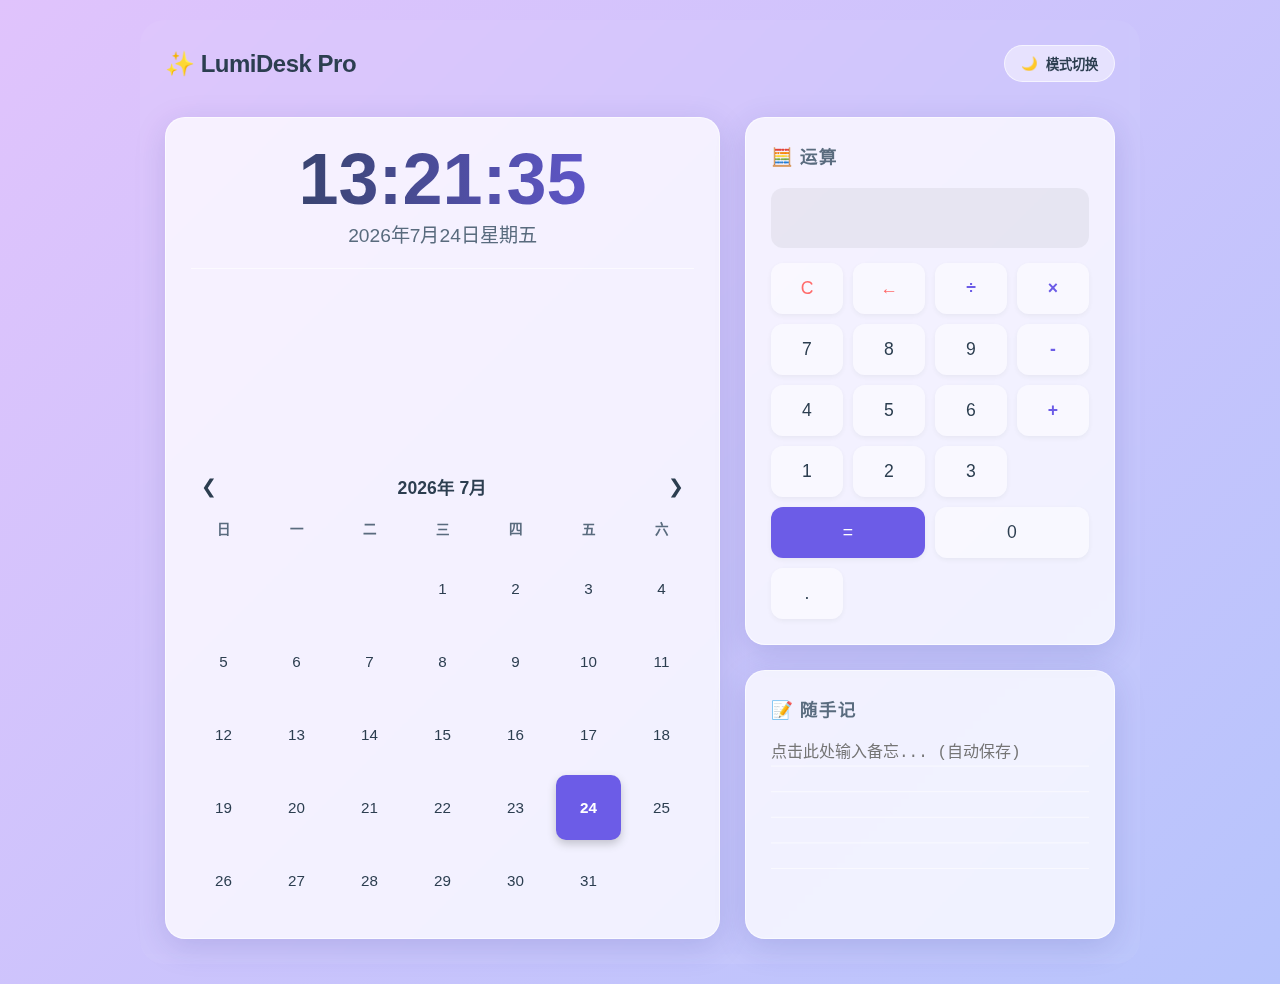
<file: 日常·轻桌面 (LiteTab)/v1.0index.html>
<!DOCTYPE html>
<html lang="zh-CN">
<head>
    <meta charset="UTF-8">
    <meta name="viewport" content="width=device-width, initial-scale=1.0">
    <title>LumiDesk Pro - 个人效率中心</title>
    <style>
        /* ================= 变量定义 (配色方案) ================= */
        :root {
            /* 白天模式 */
            --bg-gradient: linear-gradient(135deg, #e0c3fc 0%, #8ec5fc 100%);
            --glass-bg: rgba(255, 255, 255, 0.75);
            --glass-border: rgba(255, 255, 255, 0.6);
            --text-main: #2c3e50;
            --text-sec: #596b7e;
            --accent: #6c5ce7;
            --accent-hover: #5649c0;
            --shadow: 0 8px 32px 0 rgba(31, 38, 135, 0.15);
            --btn-bg: rgba(255, 255, 255, 0.5);
        }

        [data-theme="dark"] {
            /* 黑夜模式 */
            --bg-gradient: linear-gradient(135deg, #0f2027 0%, #203a43 50%, #2c5364 100%);
            --glass-bg: rgba(30, 30, 30, 0.65);
            --glass-border: rgba(255, 255, 255, 0.1);
            --text-main: #ecf0f1;
            --text-sec: #bdc3c7;
            --accent: #00b894;
            --accent-hover: #00a383;
            --shadow: 0 8px 32px 0 rgba(0, 0, 0, 0.5);
            --btn-bg: rgba(255, 255, 255, 0.1);
        }

        /* ================= 全局重置 ================= */
        * { box-sizing: border-box; margin: 0; padding: 0; outline: none; }
        
        body {
            font-family: 'Inter', -apple-system, BlinkMacSystemFont, "Segoe UI", Roboto, sans-serif;
            background: var(--bg-gradient);
            background-size: 200% 200%;
            animation: gradientMove 15s ease infinite; /* 背景动态呼吸 */
            color: var(--text-main);
            min-height: 100vh;
            display: flex;
            justify-content: center;
            align-items: center; /* 垂直居中 */
            padding: 20px;
            transition: color 0.3s;
        }

        @keyframes gradientMove {
            0% { background-position: 0% 50%; }
            50% { background-position: 100% 50%; }
            100% { background-position: 0% 50%; }
        }

        /* ================= 布局容器 ================= */
        .container {
            width: 100%;
            max-width: 1000px;
            display: grid;
            grid-template-columns: 1.2fr 0.8fr; /* 左宽右窄 */
            gap: 25px;
            /* 毛玻璃容器 */
            background: rgba(255, 255, 255, 0.05);
            border-radius: 24px;
            padding: 25px;
            backdrop-filter: blur(4px); /* 整体轻微模糊 */
        }

        /* 响应式：手机端变单列 */
        @media (max-width: 768px) {
            .container { grid-template-columns: 1fr; padding: 15px; }
            body { align-items: flex-start; }
        }

        /* ================= 卡片通用样式 (Glassmorphism) ================= */
        .card {
            background: var(--glass-bg);
            border: 1px solid var(--glass-border);
            box-shadow: var(--shadow);
            backdrop-filter: blur(12px);
            -webkit-backdrop-filter: blur(12px);
            border-radius: 20px;
            padding: 25px;
            transition: transform 0.3s ease, box-shadow 0.3s ease;
            display: flex;
            flex-direction: column;
        }

        .card:hover {
            transform: translateY(-5px);
            box-shadow: 0 12px 40px 0 rgba(0, 0, 0, 0.2);
        }

        .header-row {
            display: flex;
            justify-content: space-between;
            align-items: center;
            margin-bottom: 20px;
        }
        
        h2 { font-size: 1.1rem; color: var(--text-sec); text-transform: uppercase; letter-spacing: 1px; }

        /* ================= 顶部栏 & 切换开关 ================= */
        .top-bar {
            grid-column: 1 / -1;
            display: flex;
            justify-content: space-between;
            align-items: center;
            margin-bottom: 10px;
        }
        .app-title { font-size: 1.5rem; font-weight: 800; letter-spacing: -0.5px; }
        
        .theme-switch {
            background: var(--btn-bg);
            border: 1px solid var(--glass-border);
            color: var(--text-main);
            padding: 8px 16px;
            border-radius: 50px;
            cursor: pointer;
            font-weight: 600;
            display: flex;
            align-items: center;
            gap: 8px;
            transition: all 0.3s;
        }
        .theme-switch:hover { background: var(--accent); color: white; border-color: transparent; }

        /* ================= 左侧：时钟+日历合并 ================= */
        .time-cal-section {
            display: flex;
            flex-direction: column;
            height: 100%;
            justify-content: space-between;
        }

        /* 时钟部分 */
        .clock-header {
            text-align: center;
            padding-bottom: 20px;
            border-bottom: 1px solid var(--glass-border);
            margin-bottom: 20px;
        }
        .time-big {
            font-size: 4.5rem;
            font-weight: 700;
            line-height: 1;
            background: linear-gradient(to right, var(--text-main), var(--accent));
            -webkit-background-clip: text;
            -webkit-text-fill-color: transparent;
            margin-bottom: 5px;
            font-variant-numeric: tabular-nums; /* 数字等宽防止跳动 */
        }
        .date-full { font-size: 1.2rem; color: var(--text-sec); }

        /* 日历部分 */
        .calendar-controls {
            display: flex;
            justify-content: space-between;
            align-items: center;
            margin-bottom: 15px;
            font-weight: bold;
            font-size: 1.1rem;
        }
        .cal-btn {
            background: none; border: none; font-size: 1.2rem; cursor: pointer; color: var(--text-main);
            padding: 5px 10px; border-radius: 8px;
        }
        .cal-btn:hover { background: var(--btn-bg); color: var(--accent); }

        .calendar-grid {
            display: grid;
            grid-template-columns: repeat(7, 1fr);
            gap: 8px;
            text-align: center;
        }
        .day-label { font-size: 0.85rem; color: var(--text-sec); font-weight: 600; padding-bottom: 10px; }
        
        .day-cell {
            aspect-ratio: 1; /* 正方形 */
            display: flex;
            align-items: center;
            justify-content: center;
            border-radius: 10px; /* 圆形或圆角 */
            cursor: default;
            font-size: 0.95rem;
            transition: all 0.2s;
        }
        .day-cell:hover:not(.empty) { background: var(--btn-bg); }
        .day-cell.today {
            background: var(--accent);
            color: white;
            font-weight: bold;
            box-shadow: 0 4px 10px rgba(0,0,0,0.2);
        }

        /* ================= 右侧：工具区 ================= */
        .tools-col {
            display: flex;
            flex-direction: column;
            gap: 25px;
        }

        /* 计算器 */
        .calc-screen {
            width: 100%;
            height: 60px;
            background: rgba(0,0,0,0.05);
            border: none;
            border-radius: 12px;
            margin-bottom: 15px;
            text-align: right;
            padding: 15px;
            font-size: 1.8rem;
            color: var(--text-main);
            font-family: 'Courier New', monospace;
        }
        [data-theme="dark"] .calc-screen { background: rgba(255,255,255,0.05); }

        .calc-pad {
            display: grid;
            grid-template-columns: repeat(4, 1fr);
            gap: 10px;
        }
        .c-btn {
            padding: 15px;
            border: none;
            border-radius: 12px;
            font-size: 1.1rem;
            cursor: pointer;
            background: var(--btn-bg);
            color: var(--text-main);
            transition: 0.2s;
            box-shadow: 0 2px 5px rgba(0,0,0,0.05);
        }
        .c-btn:hover { background: var(--glass-border); transform: translateY(-2px); }
        .c-btn.opt { color: var(--accent); font-weight: bold; }
        .c-btn.eq { background: var(--accent); color: white; grid-column: span 2; }
        .c-btn.del { color: #ff6b6b; }

        /* 记事本 */
        .notepad-container {
            flex-grow: 1; /* 填满剩余高度 */
            display: flex;
            flex-direction: column;
        }
        .note-area {
            width: 100%;
            flex-grow: 1;
            min-height: 150px;
            background: transparent;
            border: none;
            resize: none;
            color: var(--text-main);
            font-size: 1rem;
            line-height: 1.6;
            background-image: linear-gradient(transparent 95%, var(--glass-border) 95%);
            background-size: 100% 1.6rem; /* 模拟横线 */
            background-attachment: local; /* 随内容滚动 */
        }
        .note-status {
            font-size: 0.75rem;
            color: var(--accent);
            text-align: right;
            margin-top: 5px;
            opacity: 0;
            transition: opacity 0.5s;
        }
        .note-status.show { opacity: 1; }

    </style>
</head>
<body>

    <div class="container">
        
        <!-- 顶部标题栏 -->
        <div class="top-bar">
            <div class="app-title">✨ LumiDesk Pro</div>
            <button class="theme-switch" onclick="toggleTheme()">
                <span id="themeIcon">🌙</span> 模式切换
            </button>
        </div>

        <!-- 左侧：时间与日历融合模块 -->
        <div class="card time-cal-section">
            <!-- 头部：大时钟 -->
            <div class="clock-header">
                <div class="time-big" id="clockTime">00:00:00</div>
                <div class="date-full" id="clockDate">正在同步时间...</div>
            </div>

            <!-- 底部：日历网格 -->
            <div class="calendar-wrapper">
                <div class="calendar-controls">
                    <button class="cal-btn" onclick="changeMonth(-1)">&#10094;</button>
                    <span id="calTitle">2023年 10月</span>
                    <button class="cal-btn" onclick="changeMonth(1)">&#10095;</button>
                </div>
                <div class="calendar-grid" id="calendarGrid">
                    <!-- JS动态生成 -->
                </div>
            </div>
        </div>

        <!-- 右侧：工具栏 -->
        <div class="tools-col">
            
            <!-- 计算器 -->
            <div class="card">
                <div class="header-row">
                    <h2>🧮 运算</h2>
                </div>
                <input type="text" class="calc-screen" id="calcScreen" readonly>
                <div class="calc-pad">
                    <button class="c-btn del" onclick="clearCalc()">C</button>
                    <button class="c-btn del" onclick="backspace()">←</button>
                    <button class="c-btn opt" onclick="insert('/')">÷</button>
                    <button class="c-btn opt" onclick="insert('*')">×</button>
                    
                    <button class="c-btn" onclick="insert('7')">7</button>
                    <button class="c-btn" onclick="insert('8')">8</button>
                    <button class="c-btn" onclick="insert('9')">9</button>
                    <button class="c-btn opt" onclick="insert('-')">-</button>

                    <button class="c-btn" onclick="insert('4')">4</button>
                    <button class="c-btn" onclick="insert('5')">5</button>
                    <button class="c-btn" onclick="insert('6')">6</button>
                    <button class="c-btn opt" onclick="insert('+')">+</button>

                    <button class="c-btn" onclick="insert('1')">1</button>
                    <button class="c-btn" onclick="insert('2')">2</button>
                    <button class="c-btn" onclick="insert('3')">3</button>
                    <button class="c-btn eq" onclick="calc()">=</button>
                    
                    <button class="c-btn" onclick="insert('0')" style="grid-column: span 2">0</button>
                    <button class="c-btn" onclick="insert('.')">.</button>
                </div>
            </div>

            <!-- 记事本 -->
            <div class="card notepad-container">
                <div class="header-row">
                    <h2>📝 随手记</h2>
                </div>
                <textarea id="myNote" class="note-area" placeholder="点击此处输入备忘... (自动保存)"></textarea>
                <div id="saveTip" class="note-status">已保存</div>
            </div>

        </div>

    </div>

    <script>
        // ================= 1. 主题切换 =================
        const body = document.body;
        const icon = document.getElementById('themeIcon');
        const savedTheme = localStorage.getItem('theme') || 'light';
        
        function applyTheme(theme) {
            body.setAttribute('data-theme', theme);
            icon.textContent = theme === 'dark' ? '☀️' : '🌙';
            localStorage.setItem('theme', theme);
        }

        function toggleTheme() {
            const current = body.getAttribute('data-theme');
            applyTheme(current === 'dark' ? 'light' : 'dark');
        }
        
        // 初始化主题
        applyTheme(savedTheme);

        // ================= 2. 时钟与日期 =================
        function updateClock() {
            const now = new Date();
            // 时间
            document.getElementById('clockTime').textContent = now.toLocaleTimeString('zh-CN', {hour12: false});
            // 日期：2023年10月24日 星期二
            const options = { year: 'numeric', month: 'long', day: 'numeric', weekday: 'long' };
            document.getElementById('clockDate').textContent = now.toLocaleDateString('zh-CN', options);
        }
        setInterval(updateClock, 1000);
        updateClock();

        // ================= 3. 日历逻辑 =================
        let calDate = new Date();

        function renderCalendar() {
            const year = calDate.getFullYear();
            const month = calDate.getMonth();
            const today = new Date();

            // 更新标题
            document.getElementById('calTitle').textContent = `${year}年 ${month + 1}月`;

            const grid = document.getElementById('calendarGrid');
            grid.innerHTML = '';

            // 星期头
            ['日','一','二','三','四','五','六'].forEach(d => {
                const el = document.createElement('div');
                el.className = 'day-label';
                el.textContent = d;
                grid.appendChild(el);
            });

            // 计算空白和天数
            const firstDay = new Date(year, month, 1).getDay();
            const daysTotal = new Date(year, month + 1, 0).getDate();

            // 填充空白
            for(let i=0; i<firstDay; i++) {
                const el = document.createElement('div');
                el.className = 'day-cell empty';
                grid.appendChild(el);
            }

            // 填充日期
            for(let i=1; i<=daysTotal; i++) {
                const el = document.createElement('div');
                el.className = 'day-cell';
                el.textContent = i;
                if(i === today.getDate() && month === today.getMonth() && year === today.getFullYear()) {
                    el.classList.add('today');
                }
                grid.appendChild(el);
            }
        }

        function changeMonth(step) {
            calDate.setMonth(calDate.getMonth() + step);
            renderCalendar();
        }
        renderCalendar();

        // ================= 4. 计算器 =================
        const screen = document.getElementById('calcScreen');
        function insert(char) { screen.value += char; }
        function clearCalc() { screen.value = ''; }
        function backspace() { screen.value = screen.value.slice(0, -1); }
        function calc() {
            try {
                if(screen.value) screen.value = eval(screen.value);
            } catch {
                const old = screen.value;
                screen.value = 'Error';
                setTimeout(() => screen.value = old, 800);
            }
        }

        // ================= 5. 记事本 =================
        const note = document.getElementById('myNote');
        const tip = document.getElementById('saveTip');
        let timeout;

        // 加载
        note.value = localStorage.getItem('lumi_note') || '';

        // 保存
        note.addEventListener('input', () => {
            localStorage.setItem('lumi_note', note.value);
            tip.classList.add('show');
            clearTimeout(timeout);
            timeout = setTimeout(() => tip.classList.remove('show'), 1500);
        });

    </script>
</body>
</html>
</file>
